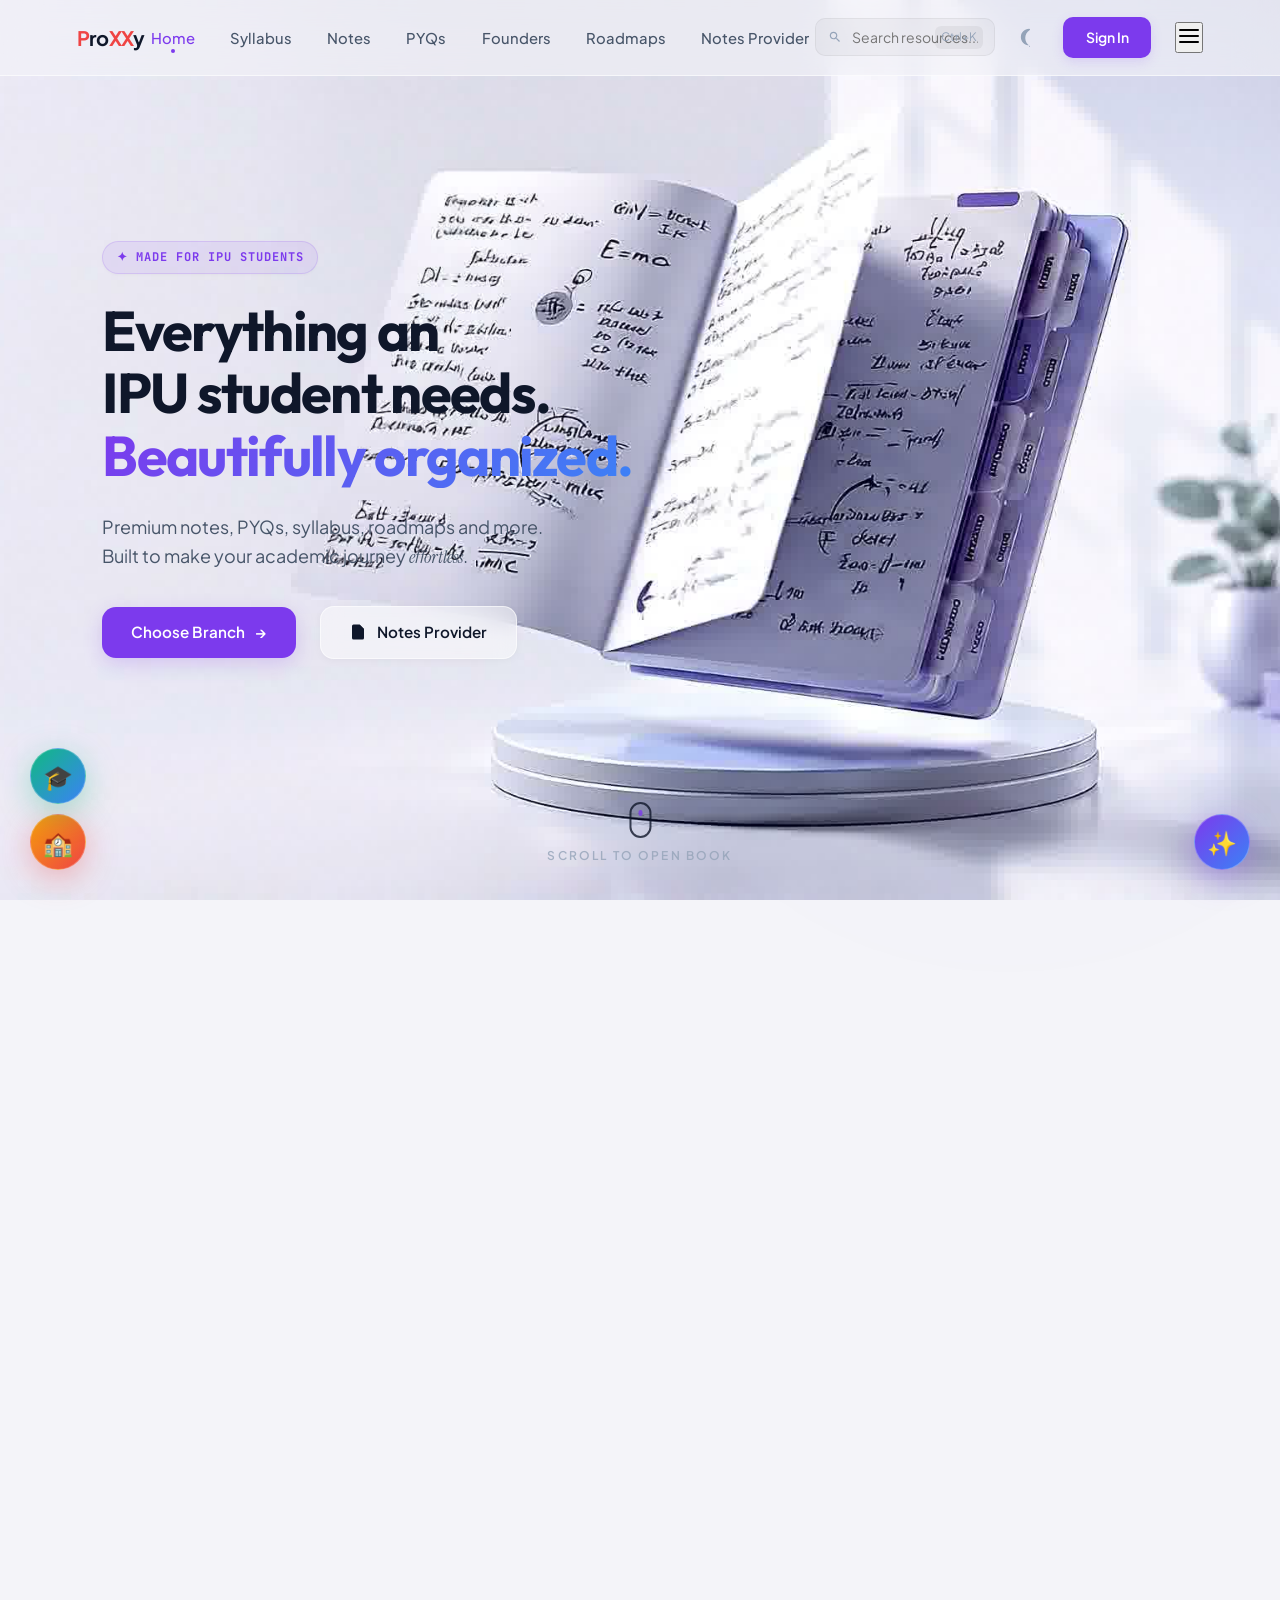
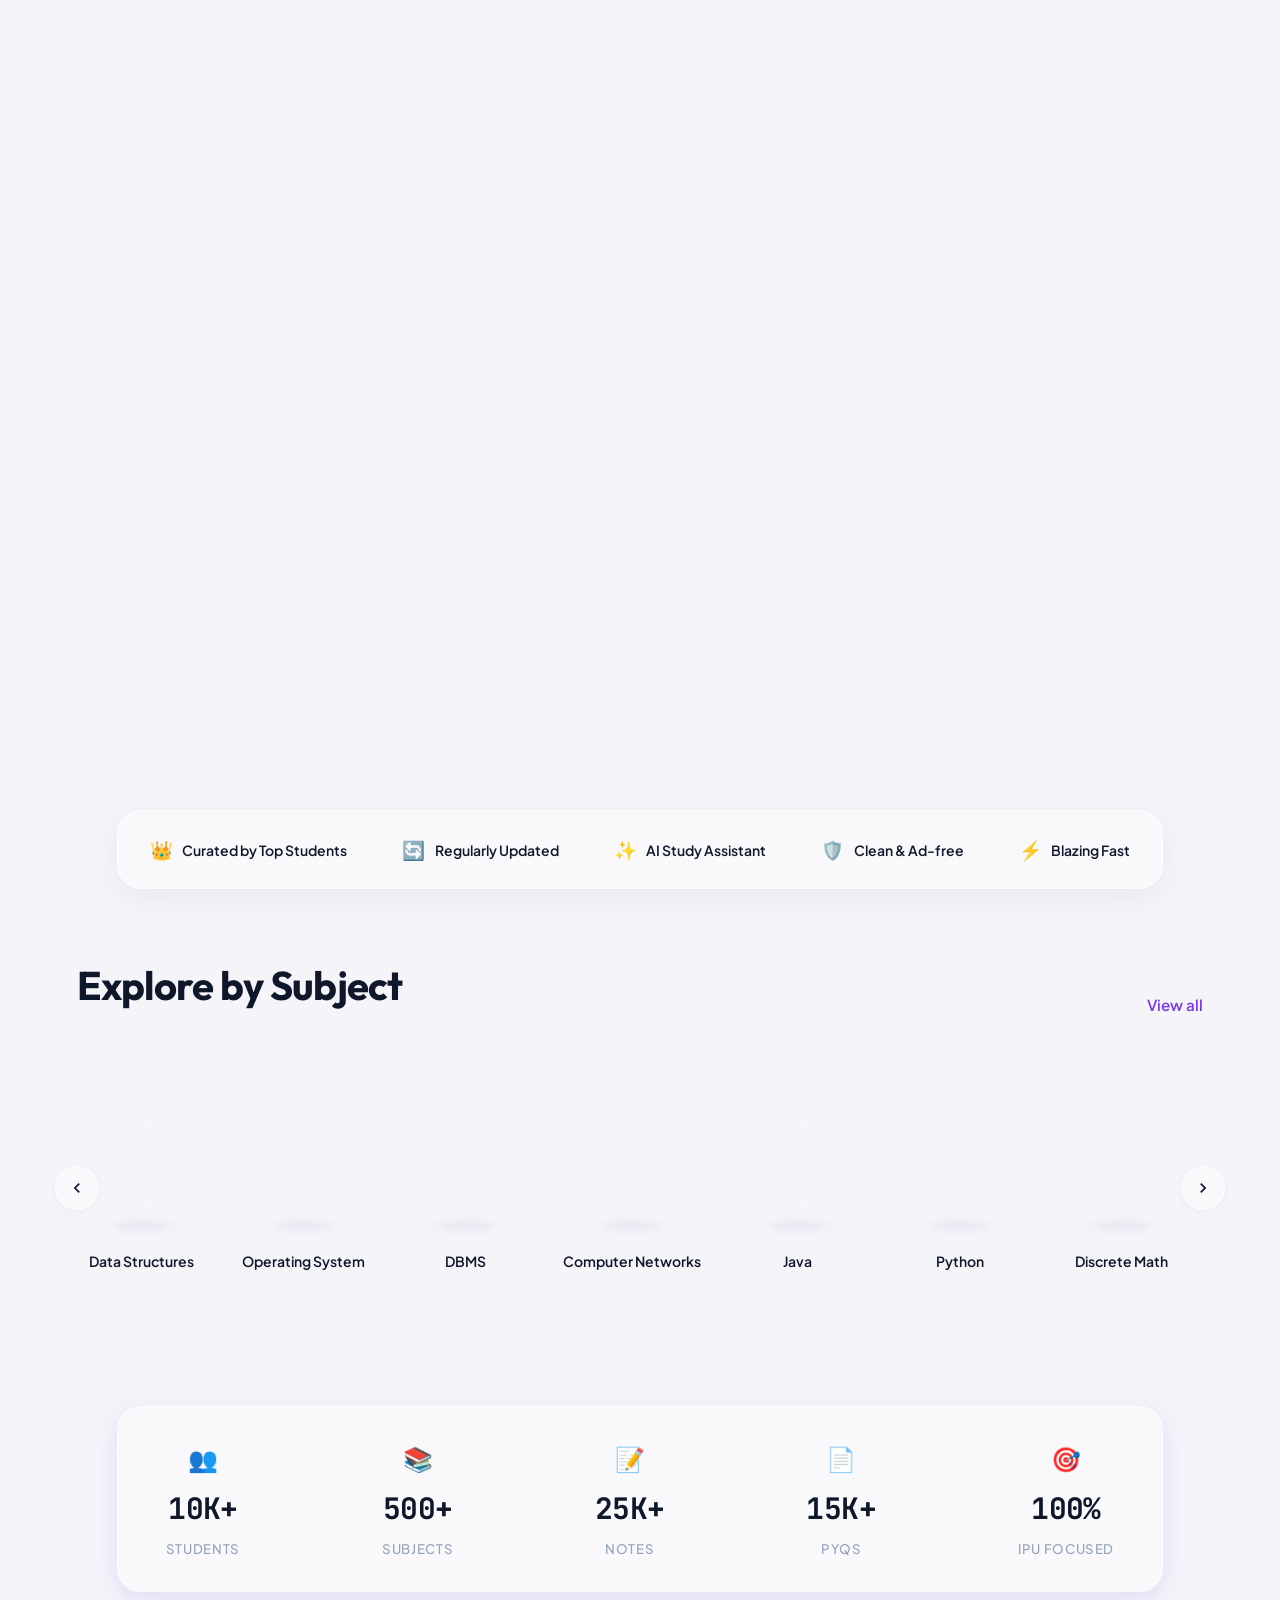
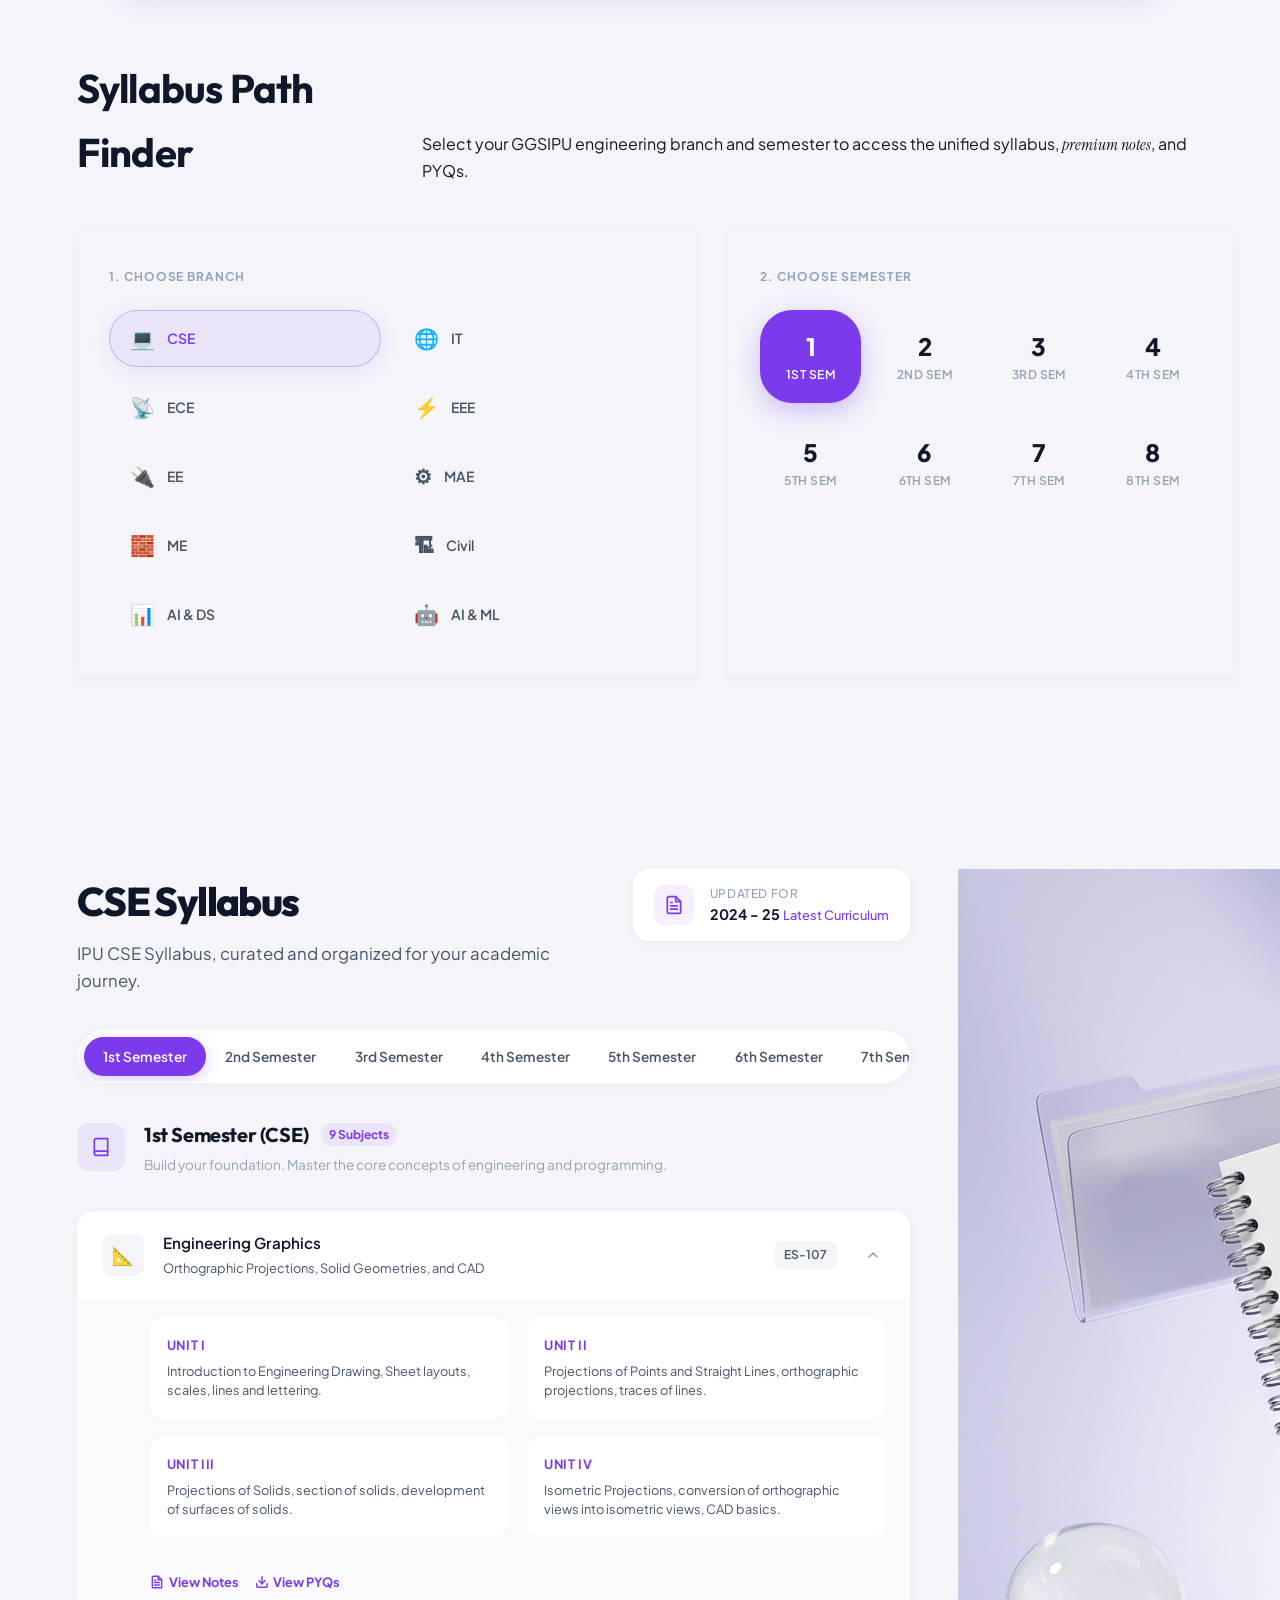
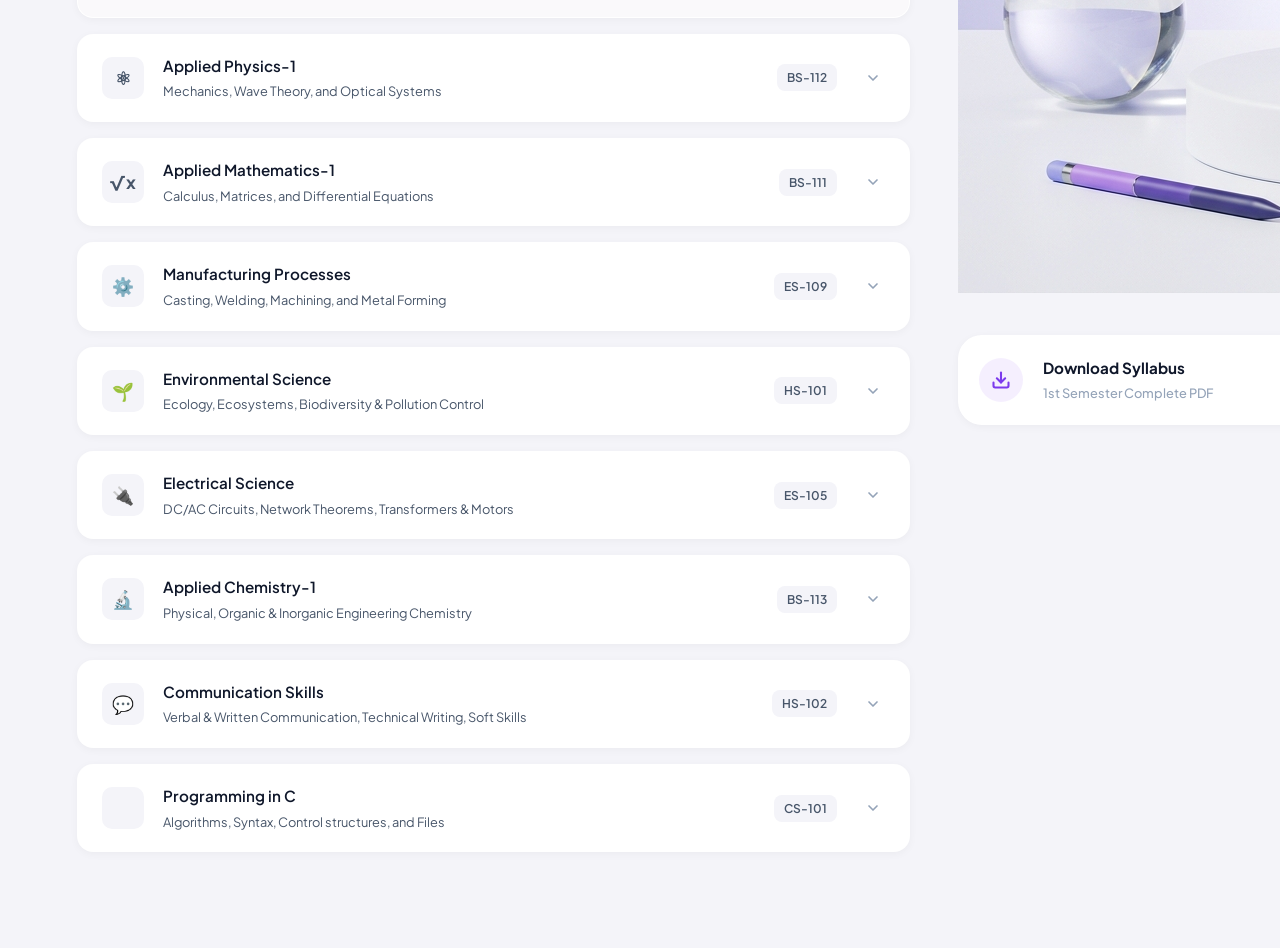
<file: index.html>
<!DOCTYPE html>
<html lang="en">
<head>
  <meta charset="UTF-8">
  <script>
    (function() {
      const theme = localStorage.getItem('theme') || 'dark';
      if (theme === 'dark') {
        document.documentElement.className = 'dark-theme';
        document.addEventListener('DOMContentLoaded', () => {
          document.body.classList.remove('light-mode');
          document.body.classList.add('dark-mode');
        });
      } else {
        document.documentElement.className = 'light-theme';
        document.addEventListener('DOMContentLoaded', () => {
          document.body.classList.add('light-mode');
          document.body.classList.remove('dark-mode');
        });
      }
    })();
  </script>
  <meta name="viewport" content="width=device-width, initial-scale=1.0">
  <title>Proxy — Everything an IPU student needs</title>
  <meta name="description" content="Premium notes, PYQs, syllabus, roadmaps and more for IPU students. Beautifully organized.">
  <link rel="stylesheet" href="css/design-system.css?v=3">
  <style>
    /* Hide mobile menu overlay on desktop viewports */
    @media (min-width: 769px) {
      .mobile-menu-overlay {
        display: none !important;
      }
    }

      /* ── Home-specific: Scroll Pinning ── */
    .pin-container {
      height: 450vh;
      position: relative;
      width: 100%;
    }

    .sticky-wrapper {
      position: sticky;
      top: 0;
      height: 100vh;
      width: 100%;
      overflow: hidden;
    }

    .canvas-container {
      position: absolute;
      top: 0;
      left: 0;
      width: 100%;
      height: 100vh;
      z-index: 1;
      pointer-events: none;
    }

    /* Mobile responsive overrides for Home hero section */
    @media (max-width: 768px) {
      .hero-section {
        display: flex;
        flex-direction: column;
        justify-content: flex-start;
        align-items: center;
        text-align: center;
        padding: 0;
        height: 100%;
      }
      .hero-content {
        display: flex;
        flex-direction: column;
        align-items: center;
        text-align: center;
        max-width: 100%;
        height: 100%;
        box-sizing: border-box;
        padding: 7vh 1.5rem 5vh;
        gap: 1rem;
      }
      .hero-badge {
        align-self: center;
      }
      .hero-title {
        font-size: 2rem;
        line-height: 1.25;
        margin-bottom: auto;
      }
      .hero-desc {
        font-size: 0.85rem;
        line-height: 1.5;
      }
      .hero-actions {
        align-items: center;
        width: 100%;
        justify-content: center;
      }
      .canvas-container {
        opacity: 1; /* Fully visible on mobile */
      }
    }

    canvas {
      display: block;
      width: 100vw;
      height: 100vh;
      object-fit: cover;
      transition: opacity 0.15s ease-out;
    }

    /* Hero Section */
    .hero-section {
      position: relative;
      width: 100%;
      max-width: 1400px;
      height: 100%;
      margin: 0 auto;
      display: flex;
      align-items: center;
      padding: 0 8%;
      z-index: 5;
    }

    .hero-content {
      max-width: 580px;
      display: flex;
      flex-direction: column;
      gap: 1.6rem;
      transition: opacity 0.2s ease-out;
    }

    .hero-badge {
      align-self: flex-start;
      background: var(--accent-soft);
      border: 1px solid rgba(124, 58, 237, 0.15);
      color: var(--accent);
      font-size: var(--font-size-xs);
      font-weight: 700;
      letter-spacing: 0.08em;
      padding: 6px 14px;
      border-radius: var(--border-radius-full);
      text-transform: uppercase;
      box-shadow: var(--shadow-xs);
    }

    .hero-title {
      font-size: var(--font-size-5xl);
      line-height: 1.12;
      font-weight: 700;
      color: var(--text-primary);
      letter-spacing: -0.03em;
    }

    .gradient-text {
      background: var(--accent-gradient);
      -webkit-background-clip: text;
      -webkit-text-fill-color: transparent;
      background-clip: text;
      display: block;
    }

    .hero-desc {
      font-size: var(--font-size-lg);
      line-height: 1.6;
      color: var(--text-secondary);
      font-weight: 400;
    }

    .hero-actions {
      display: flex;
      align-items: center;
      gap: 1.5rem;
      margin-top: var(--space-sm);
    }

    /* Scrollable content below the pin */
    .scrollable-content {
      position: relative;
      z-index: 10;
      width: 100%;
      background: var(--bg-primary);
      padding-bottom: var(--space-4xl);
    }

    .feature-bar-wrapper {
      width: 100%;
      max-width: 1200px;
      margin: -2.5rem auto 4rem;
      padding: 0 6%;
    }

    .subjects-wrapper {
      margin-top: var(--space-md);
    }

    .stats-wrapper {
      width: 100%;
      max-width: 1200px;
      margin: var(--space-4xl) auto 0;
      padding: 0 6%;
    }

    /* Mobile overrides */
    @media (max-width: 768px) {
      .feature-bar-wrapper {
        margin: 1rem auto 2.5rem;
        padding: 0 1.25rem;
      }

      .stats-wrapper {
        padding: 0 1.25rem;
      }
    }
  </style>
</head>
<body>

  <script>
    (function() {
      const isReload = (
        window.performance &&
        window.performance.getEntriesByType &&
        window.performance.getEntriesByType('navigation')[0] &&
        window.performance.getEntriesByType('navigation')[0].type === 'reload'
      ) || (
        window.performance &&
        window.performance.navigation &&
        window.performance.navigation.type === 1
      );
      if (sessionStorage.getItem('site_loaded') && !isReload) {
        document.write('<style>#loadingOverlay { display: none !important; }</style>');
      }
    })();
  </script>

  <!-- Loading Screen -->
  <div class="loading-overlay" id="loadingOverlay">
    <div class="loading-card">
      <div class="loader-ring">
        <svg class="loader-ring-svg" viewBox="0 0 80 80">
          <circle class="loader-circle-bg" cx="40" cy="40" r="36" />
          <circle class="loader-circle-progress" id="loaderCircleProgress" cx="40" cy="40" r="36" />
        </svg>
        <span class="loader-percentage" id="loaderPercentage">0%</span>
      </div>
      <span class="loader-text">Loading Proxy</span>
    </div>
  </div>

  <!-- Sticky/Pin Container for Hero + Book Animation -->
  <div class="pin-container" id="pinContainer">
    <div class="sticky-wrapper">
      <div class="canvas-container">
        <canvas id="scrollCanvas"></canvas>
      </div>
      <section class="hero-section">
        <div class="hero-content" id="heroContent">
          <span class="hero-badge font-mono-tech">✦ Made for IPU Students</span>
          <h1 class="hero-title">
            Everything an<br>
            IPU student needs.<br>
            <span class="gradient-text">Beautifully organized.</span>
          </h1>
          <p class="hero-desc">
            Premium notes, PYQs, syllabus, roadmaps and more.<br>
            Built to make your academic journey <span class="font-serif-italic">effortless</span>.
          </p>
          <div class="hero-actions">
            <a href="#branch-select-section" class="btn btn--primary">Choose Branch <span class="arrow">→</span></a>
            <a href="/pages/notes-provider.html" class="btn btn--secondary">
              <svg viewBox="0 0 24 24" width="18" height="18"><path d="M14 2H6a2 2 0 0 0-2 2v16a2 2 0 0 0 2 2h12a2 2 0 0 0 2-2V8z"/><polyline points="14 2 14 8 20 8"/><line x1="12" y1="18" x2="12" y2="12"/><line x1="9" y1="15" x2="15" y2="15"/></svg>
              Notes Provider
            </a>
          </div>
        </div>
      </section>
    </div>
  </div>

  <!-- Scrollable Content Below -->
  <div class="scrollable-content">
    
    <!-- Feature Badges Bar -->
    <div class="feature-bar-wrapper">
      <div class="feature-bar">
        <div class="feature-item"><span class="feature-icon">👑</span><span>Curated by Top Students</span></div>
        <div class="feature-item"><span class="feature-icon">🔄</span><span>Regularly Updated</span></div>
        <div class="feature-item"><span class="feature-icon">✨</span><span>AI Study Assistant</span></div>
        <div class="feature-item"><span class="feature-icon">🛡️</span><span>Clean & Ad-free</span></div>
        <div class="feature-item"><span class="feature-icon">⚡</span><span>Blazing Fast</span></div>
      </div>
    </div>

    <!-- Explore by Subject -->
    <section class="section-container subjects-wrapper" id="subjects">
      <div class="section-header">
        <h2>Explore by Subject</h2>
        <a href="#" class="view-all">View all</a>
      </div>

      <div class="carousel-outer">
        <button class="carousel-btn carousel-btn--prev" id="prevBtn">
          <svg viewBox="0 0 24 24"><path d="M15.41 7.41L14 6l-6 6 6 6 1.41-1.41L10.83 12z"/></svg>
        </button>

        <div class="carousel-track" id="subjectCarousel">

          <!-- Data Structures -->
          <div class="cube-wrapper">
            <div class="cube-scene">
              <div class="cube-face cube-face--front">
                <svg viewBox="0 0 24 24"><path d="M12 2L2 7l10 5 10-5-10-5zM2 17l10 5 10-5M2 12l10 5 10-5"/></svg>
              </div>
              <div class="cube-face cube-face--back"></div>
              <div class="cube-face cube-face--left"></div>
              <div class="cube-face cube-face--right"></div>
              <div class="cube-face cube-face--top"></div>
              <div class="cube-face cube-face--bottom"></div>
            </div>
            <div class="cube-shadow"></div>
            <span class="cube-label">Data Structures</span>
          </div>

          <!-- Operating System -->
          <div class="cube-wrapper">
            <div class="cube-scene">
              <div class="cube-face cube-face--front">
                <svg viewBox="0 0 24 24"><rect x="2" y="3" width="20" height="14" rx="2" ry="2"/><line x1="8" y1="21" x2="16" y2="21"/><line x1="12" y1="17" x2="12" y2="21"/></svg>
              </div>
              <div class="cube-face cube-face--back"></div>
              <div class="cube-face cube-face--left"></div>
              <div class="cube-face cube-face--right"></div>
              <div class="cube-face cube-face--top"></div>
              <div class="cube-face cube-face--bottom"></div>
            </div>
            <div class="cube-shadow"></div>
            <span class="cube-label">Operating System</span>
          </div>

          <!-- DBMS -->
          <div class="cube-wrapper">
            <div class="cube-scene">
              <div class="cube-face cube-face--front">
                <svg viewBox="0 0 24 24"><ellipse cx="12" cy="5" rx="9" ry="3"/><path d="M3 5v14c0 1.66 4 3 9 3s9-1.34 9-3V5"/><path d="M3 12c0 1.66 4 3 9 3s9-1.34 9-3"/></svg>
              </div>
              <div class="cube-face cube-face--back"></div>
              <div class="cube-face cube-face--left"></div>
              <div class="cube-face cube-face--right"></div>
              <div class="cube-face cube-face--top"></div>
              <div class="cube-face cube-face--bottom"></div>
            </div>
            <div class="cube-shadow"></div>
            <span class="cube-label">DBMS</span>
          </div>

          <!-- Computer Networks -->
          <div class="cube-wrapper">
            <div class="cube-scene">
              <div class="cube-face cube-face--front">
                <svg viewBox="0 0 24 24"><circle cx="18" cy="5" r="3"/><circle cx="6" cy="12" r="3"/><circle cx="18" cy="19" r="3"/><line x1="8.59" y1="13.51" x2="15.42" y2="17.49"/><line x1="15.41" y1="6.51" x2="8.59" y2="10.49"/></svg>
              </div>
              <div class="cube-face cube-face--back"></div>
              <div class="cube-face cube-face--left"></div>
              <div class="cube-face cube-face--right"></div>
              <div class="cube-face cube-face--top"></div>
              <div class="cube-face cube-face--bottom"></div>
            </div>
            <div class="cube-shadow"></div>
            <span class="cube-label">Computer Networks</span>
          </div>

          <!-- Java -->
          <div class="cube-wrapper">
            <div class="cube-scene">
              <div class="cube-face cube-face--front">
                <svg viewBox="0 0 24 24"><path d="M18 8h1a4 4 0 0 1 0 8h-1"/><path d="M2 8h16v9a4 4 0 0 1-4 4H6a4 4 0 0 1-4-4V8z"/><line x1="6" y1="1" x2="6" y2="4"/><line x1="10" y1="1" x2="10" y2="4"/><line x1="14" y1="1" x2="14" y2="4"/></svg>
              </div>
              <div class="cube-face cube-face--back"></div>
              <div class="cube-face cube-face--left"></div>
              <div class="cube-face cube-face--right"></div>
              <div class="cube-face cube-face--top"></div>
              <div class="cube-face cube-face--bottom"></div>
            </div>
            <div class="cube-shadow"></div>
            <span class="cube-label">Java</span>
          </div>

          <!-- Python -->
          <div class="cube-wrapper">
            <div class="cube-scene">
              <div class="cube-face cube-face--front">
                <svg viewBox="0 0 24 24"><path d="M12 2H9a3 3 0 0 0-3 3v3h6a3 3 0 0 1 3 3v6a3 3 0 0 0 3-3V9a7 7 0 0 0-7-7z"/><path d="M12 22h3a3 3 0 0 0 3-3v-3h-6a3 3 0 0 1-3-3V7a3 3 0 0 0-3 3v10a7 7 0 0 0 7 7z"/></svg>
              </div>
              <div class="cube-face cube-face--back"></div>
              <div class="cube-face cube-face--left"></div>
              <div class="cube-face cube-face--right"></div>
              <div class="cube-face cube-face--top"></div>
              <div class="cube-face cube-face--bottom"></div>
            </div>
            <div class="cube-shadow"></div>
            <span class="cube-label">Python</span>
          </div>

          <!-- Discrete Math -->
          <div class="cube-wrapper">
            <div class="cube-scene">
              <div class="cube-face cube-face--front">
                <svg viewBox="0 0 24 24"><path d="M18 4H6l6 8-6 8h12"/></svg>
              </div>
              <div class="cube-face cube-face--back"></div>
              <div class="cube-face cube-face--left"></div>
              <div class="cube-face cube-face--right"></div>
              <div class="cube-face cube-face--top"></div>
              <div class="cube-face cube-face--bottom"></div>
            </div>
            <div class="cube-shadow"></div>
            <span class="cube-label">Discrete Math</span>
          </div>

          <!-- and more... -->
          <div class="cube-wrapper">
            <div class="cube-scene">
              <div class="cube-face cube-face--front">
                <svg viewBox="0 0 24 24"><circle cx="12" cy="12" r="1"/><circle cx="19" cy="12" r="1"/><circle cx="5" cy="12" r="1"/></svg>
              </div>
              <div class="cube-face cube-face--back"></div>
              <div class="cube-face cube-face--left"></div>
              <div class="cube-face cube-face--right"></div>
              <div class="cube-face cube-face--top"></div>
              <div class="cube-face cube-face--bottom"></div>
            </div>
            <div class="cube-shadow"></div>
            <span class="cube-label">and more...</span>
          </div>
        </div>

        <button class="carousel-btn carousel-btn--next" id="nextBtn">
          <svg viewBox="0 0 24 24"><path d="M10 6L8.59 7.41 13.17 12l-4.58 4.59L10 18l6-6z"/></svg>
        </button>
      </div>
    </section>

    <!-- Stats Bar -->
    <div class="stats-wrapper">
      <div class="stats-bar">
        <div class="stat-item"><span class="stat-badge">👥</span><span class="stat-val font-mono-tech">10K+</span><span class="stat-lbl">Students</span></div>
        <div class="stat-item"><span class="stat-badge">📚</span><span class="stat-val font-mono-tech">500+</span><span class="stat-lbl">Subjects</span></div>
        <div class="stat-item"><span class="stat-badge">📝</span><span class="stat-val font-mono-tech">25K+</span><span class="stat-lbl">Notes</span></div>
        <div class="stat-item"><span class="stat-badge">📄</span><span class="stat-val font-mono-tech">15K+</span><span class="stat-lbl">PYQs</span></div>
        <div class="stat-item"><span class="stat-badge">🎯</span><span class="stat-val font-mono-tech">100%</span><span class="stat-lbl">IPU Focused</span></div>
      </div>
    </div>

    <!-- Branch Selection Section -->
    <section class="section-container branch-selection-section" id="branch-select-section">
      <div class="section-header">
        <h2>Syllabus Path Finder</h2>
        <p>Select your GGSIPU engineering branch and semester to access the unified syllabus, <span class="font-serif-italic">premium notes</span>, and PYQs.</p>
      </div>
      
      <div class="path-finder-container">
        <!-- Branch Selection Panel -->
        <div class="finder-panel branch-panel">
          <span class="panel-label">1. Choose Branch</span>
          <div class="branches-grid">
            <button class="branch-pill active" data-branch="CSE">
              <span class="branch-pill-icon">💻</span>
              <span class="branch-pill-text">CSE</span>
            </button>
            <button class="branch-pill" data-branch="IT">
              <span class="branch-pill-icon">🌐</span>
              <span class="branch-pill-text">IT</span>
            </button>
            <button class="branch-pill" data-branch="ECE">
              <span class="branch-pill-icon">📡</span>
              <span class="branch-pill-text">ECE</span>
            </button>
            <button class="branch-pill" data-branch="EEE">
              <span class="branch-pill-icon">⚡</span>
              <span class="branch-pill-text">EEE</span>
            </button>
            <button class="branch-pill" data-branch="EE">
              <span class="branch-pill-icon">🔌</span>
              <span class="branch-pill-text">EE</span>
            </button>
            <button class="branch-pill" data-branch="MAE">
              <span class="branch-pill-icon">⚙</span>
              <span class="branch-pill-text">MAE</span>
            </button>
            <button class="branch-pill" data-branch="ME">
              <span class="branch-pill-icon">🧱</span>
              <span class="branch-pill-text">ME</span>
            </button>
            <button class="branch-pill" data-branch="CE">
              <span class="branch-pill-icon">🏗</span>
              <span class="branch-pill-text">Civil</span>
            </button>
            <button class="branch-pill" data-branch="AIDS">
              <span class="branch-pill-icon">📊</span>
              <span class="branch-pill-text">AI & DS</span>
            </button>
            <button class="branch-pill" data-branch="AIML">
              <span class="branch-pill-icon">🤖</span>
              <span class="branch-pill-text">AI & ML</span>
            </button>
          </div>
        </div>

        <!-- Semester Selection Panel -->
        <div class="finder-panel semester-panel">
          <span class="panel-label">2. Choose Semester</span>
          <div class="semesters-grid">
            <button class="sem-card-btn" data-sem="1">
              <span class="sem-num">1</span>
              <span class="sem-text">1st Sem</span>
            </button>
            <button class="sem-card-btn" data-sem="2">
              <span class="sem-num">2</span>
              <span class="sem-text">2nd Sem</span>
            </button>
            <button class="sem-card-btn" data-sem="3">
              <span class="sem-num">3</span>
              <span class="sem-text">3rd Sem</span>
            </button>
            <button class="sem-card-btn" data-sem="4">
              <span class="sem-num">4</span>
              <span class="sem-text">4th Sem</span>
            </button>
            <button class="sem-card-btn" data-sem="5">
              <span class="sem-num">5</span>
              <span class="sem-text">5th Sem</span>
            </button>
            <button class="sem-card-btn" data-sem="6">
              <span class="sem-num">6</span>
              <span class="sem-text">6th Sem</span>
            </button>
            <button class="sem-card-btn" data-sem="7">
              <span class="sem-num">7</span>
              <span class="sem-text">7th Sem</span>
            </button>
            <button class="sem-card-btn" data-sem="8">
              <span class="sem-num">8</span>
              <span class="sem-text">8th Sem</span>
            </button>
          </div>
        </div>
      </div>
    </section>

    <!-- Syllabus Dashboard Section -->
    <section class="section-container syllabus-section-wrapper" id="syllabus-section">
      <div class="syllabus-layout-dashboard">
        
        <!-- Left Side: Syllabus Accordions -->
        <div class="explorer-column">
          
          <div class="explorer-header">
            <div class="header-titles">
              <h1>Syllabus</h1>
              <p>IPU CSE Syllabus, curated and organized for your academic journey.</p>
            </div>
            
            <div class="update-alert-card">
              <div class="update-icon">
                <svg width="20" height="20" viewBox="0 0 24 24" fill="none" stroke="currentColor" stroke-width="2" stroke-linecap="round" stroke-linejoin="round"><path d="M14 2H6a2 2 0 0 0-2 2v16a2 2 0 0 0 2 2h12a2 2 0 0 0 2-2V8z"></path><polyline points="14 2 14 8 20 8"></polyline><line x1="16" y1="13" x2="8" y2="13"></line><line x1="16" y1="17" x2="8" y2="17"></line><polyline points="10 9 9 9 8 9"></polyline></svg>
              </div>
              <div class="update-info">
                <span class="update-label">Updated for</span>
                <span class="update-value">2024 - 25 <span style="font-weight: 500; font-size: 0.8rem; color: var(--accent);">Latest Curriculum</span></span>
              </div>
            </div>
          </div>

          <!-- Semester pill tabs bar -->
          <div class="semester-tabs-container" id="semesterSelector">
            <button class="sem-pill-btn active" data-sem="1">1st Semester</button>
            <button class="sem-pill-btn" data-sem="2">2nd Semester</button>
            <button class="sem-pill-btn" data-sem="3">3rd Semester</button>
            <button class="sem-pill-btn" data-sem="4">4th Semester</button>
            <button class="sem-pill-btn" data-sem="5">5th Semester</button>
            <button class="sem-pill-btn" data-sem="6">6th Semester</button>
            <button class="sem-pill-btn" data-sem="7">7th Semester</button>
            <button class="sem-pill-btn" data-sem="8">8th Semester</button>
          </div>

          <!-- Active semester header banner -->
          <div class="active-sem-banner">
            <div class="sem-banner-icon">
              <svg width="20" height="20" viewBox="0 0 24 24" fill="none" stroke="currentColor" stroke-width="2" stroke-linecap="round" stroke-linejoin="round"><path d="M4 19.5A2.5 2.5 0 0 1 6.5 17H20"></path><path d="M6.5 2H20v20H6.5A2.5 2.5 0 0 1 4 19.5v-15A2.5 2.5 0 0 1 6.5 2z"></path></svg>
            </div>
            <div class="sem-banner-info">
              <div class="sem-title-row">
                <h2 id="currentSemName">1st Semester</h2>
                <span class="subjects-count-badge" id="currentSubjectsCount">6 Subjects</span>
              </div>
              <p id="currentSemDesc">Build your foundation. Master the basics.</p>
            </div>
          </div>

          <!-- Subjects accordion rows container -->
          <div class="subject-list" id="subjectAccordions">
            <!-- Programmatically injected -->
          </div>

        </div>

        <!-- Right Side: Showcase Preview -->
        <div class="preview-column">
          
          <div class="showcase-scene-container">
            <img src="images/syllabus_3d_notebook.png" alt="Proxy 3D Notebook" class="syllabus-3d-image">
          </div>

          <!-- Download syllabus document card link -->
          <a href="#" class="download-section-card" id="pdfDownloadLink">
            <div class="download-btn-circle">
              <svg width="20" height="20" viewBox="0 0 24 24" fill="none" stroke="currentColor" stroke-width="2.5" stroke-linecap="round" stroke-linejoin="round"><path d="M21 15v4a2 2 0 0 1-2 2H5a2 2 0 0 1-2-2v-4"></path><polyline points="7 10 12 15 17 10"></polyline><line x1="12" y1="15" x2="12" y2="3"></line></svg>
            </div>
            <div class="download-card-info">
              <span class="download-card-title">Download Syllabus</span>
              <span class="download-card-sub" id="pdfDownloadSubtext">1st Semester Complete PDF</span>
            </div>
            <span class="download-card-icon">
              <svg width="20" height="20" viewBox="0 0 24 24" fill="none" stroke="currentColor" stroke-width="2.5" stroke-linecap="round" stroke-linejoin="round"><polyline points="9 18 15 12 9 6"></polyline></svg>
            </span>
          </a>

        </div>

      </div>
    </section>
  </div>

  <!-- Scroll Indicator -->
  <div class="scroll-indicator" id="scrollIndicator">
    <div class="mouse"><div class="wheel"></div></div>
    <span class="scroll-text">Scroll to open book</span>
  </div>

  <!-- Scripts -->
  <script src="js/shared.js?v=5"></script>
  <script src="js/cube-engine.js"></script>
  <script src="js/syllabus-engine.js"></script>
  <script>
    // ── Inject shared components ──
    ProxyUI.injectNavbar('Home');
    ProxyUI.injectBackgroundGlows();

    // ── Frame Sequence Animation ──
    const frameCount = 240;
    const images = [];
    const canvas = document.getElementById('scrollCanvas');
    const ctx = canvas.getContext('2d');
    
    const sequenceState = {
      targetFrame: 0,
      currentFrame: 0,
      lerpFactor: 0.08
    };

    const getFrameUrl = (index) => {
      return `frames/ezgif-frame-${index.toString().padStart(3, '0')}.jpg`;
    };

    const loadingOverlay = document.getElementById('loadingOverlay');
    const loaderPercentage = document.getElementById('loaderPercentage');
    const loaderCircleProgress = document.getElementById('loaderCircleProgress');
    const scrollIndicator = document.getElementById('scrollIndicator');

    let loadedCount = 0;

    function preloadImages() {
      return new Promise((resolve) => {
        for (let i = 1; i <= frameCount; i++) {
          const img = new Image();
          img.src = getFrameUrl(i);
          img.onload = img.onerror = () => {
            loadedCount++;
            const pct = Math.round((loadedCount / frameCount) * 100);
            loaderPercentage.textContent = `${pct}%`;
            const circ = 2 * Math.PI * 36;
            loaderCircleProgress.style.strokeDashoffset = circ - (pct / 100) * circ;
            if (loadedCount === frameCount) resolve();
          };
          images.push(img);
        }
      });
    }

    function resizeCanvas() {
      const dpr = window.devicePixelRatio || 1;
      canvas.width = window.innerWidth * dpr;
      canvas.height = window.innerHeight * dpr;
      ctx.scale(dpr, dpr);
      drawFrame(sequenceState.currentFrame);
    }

    function drawFrame(frameIndex) {
      const index = Math.min(frameCount - 1, Math.max(0, Math.floor(frameIndex)));
      const img = images[index];
      if (!img || !img.complete) return;

      const w = window.innerWidth, h = window.innerHeight;
      ctx.clearRect(0, 0, w, h);

      const imgR = img.width / img.height, canR = w / h;
      let dw, dh, dx, dy;
      
      // On mobile viewports (width <= 768px), force the image to fit the width (no cropping/zoom-in)
      const forceFitWidth = w <= 768;

      if (canR > imgR || forceFitWidth) { 
        dw = w; 
        dh = w / imgR; 
        dx = 0; 
        dy = (h - dh) / 2; 
      } else { 
        dw = h * imgR; 
        dh = h; 
        dx = (w - dw) * 0.82; 
        dy = 0; 
      }
      ctx.drawImage(img, dx, dy, dw, dh);
    }

    function renderLoop() {
      const diff = sequenceState.targetFrame - sequenceState.currentFrame;
      if (Math.abs(diff) < 0.001) sequenceState.currentFrame = sequenceState.targetFrame;
      else sequenceState.currentFrame += diff * sequenceState.lerpFactor;
      drawFrame(sequenceState.currentFrame);
      requestAnimationFrame(renderLoop);
    }

    window.addEventListener('scroll', () => {
      const scrollTop = window.scrollY;
      const pinContainer = document.getElementById('pinContainer');
      const scrollRange = pinContainer.offsetHeight - window.innerHeight;

      if (scrollRange > 0) {
        const fraction = Math.min(1, Math.max(0, scrollTop / scrollRange));
        const animFraction = Math.min(1, fraction / 0.85);
        sequenceState.targetFrame = animFraction * (frameCount - 1);

        if (fraction > 0.85) {
          const fade = Math.max(0, 1 - (fraction - 0.85) / 0.15);
          document.getElementById('heroContent').style.opacity = fade;
          canvas.style.opacity = fade;
        } else {
          document.getElementById('heroContent').style.opacity = 1;
          canvas.style.opacity = 1;
        }
      }

      scrollIndicator.classList.toggle('visible', scrollTop <= 50);
    });

    // Reset scroll on pageshow to prevent back button loops, unless returning from syllabus via scroll-up
    window.addEventListener('pageshow', () => {
      const urlParams = new URLSearchParams(window.location.search);
      if (urlParams.get('scroll') !== 'bottom') {
        window.scrollTo(0, 0);
      }
    });

    // ── Init ──
    async function init() {
      // If user prefers reduced motion, skip the canvas animation entirely
      const reducedMotion = window.matchMedia('(prefers-reduced-motion: reduce)').matches;

      await preloadImages();
      window.addEventListener('resize', resizeCanvas);
      resizeCanvas();
      drawFrame(0);

      // Setup cubes + carousel
      ProxyUI.setupCarousel('subjectCarousel', 'prevBtn', 'nextBtn');

      // Scroll to bottom if scroll=bottom query parameter is set
      const urlParams = new URLSearchParams(window.location.search);
      if (urlParams.get('scroll') === 'bottom') {
        setTimeout(() => {
          window.scrollTo(0, document.documentElement.scrollHeight);
        }, 150);
      }

      // Fade out loader
      setTimeout(() => {
        loadingOverlay.style.opacity = '0';
        setTimeout(() => {
          loadingOverlay.style.visibility = 'hidden';
          scrollIndicator.classList.add('visible');
        }, 800);
      }, 500);

      if (!reducedMotion) {
        requestAnimationFrame(renderLoop);
      } else {
        // Draw the first frame and keep it static
        drawFrame(0);
        canvas.style.transition = 'none';
      }

      // Highlight "Syllabus" in navbar when scrolling down to syllabus section
      const observer = new IntersectionObserver((entries) => {
        entries.forEach(entry => {
          const navLinks = document.querySelectorAll('.nav-link');
          const mobileLinks = document.querySelectorAll('.mobile-menu-links a');
          if (entry.isIntersecting) {
            navLinks.forEach(link => {
              if (link.textContent.trim() === 'Syllabus') link.classList.add('active');
              else if (link.textContent.trim() === 'Home') link.classList.remove('active');
            });
            mobileLinks.forEach(link => {
              if (link.textContent.trim() === 'Syllabus') link.classList.add('active');
              else if (link.textContent.trim() === 'Home') link.classList.remove('active');
            });
          } else {
            navLinks.forEach(link => {
              if (link.textContent.trim() === 'Syllabus') link.classList.remove('active');
              else if (link.textContent.trim() === 'Home') link.classList.add('active');
            });
            mobileLinks.forEach(link => {
              if (link.textContent.trim() === 'Syllabus') link.classList.remove('active');
              else if (link.textContent.trim() === 'Home') link.classList.add('active');
            });
          }
        });
      }, { threshold: 0.15 });

      const syllabusSect = document.getElementById('syllabus-section');
      if (syllabusSect) observer.observe(syllabusSect);
    }

    window.addEventListener('DOMContentLoaded', init);
  </script>
</body>
</html>
</file>
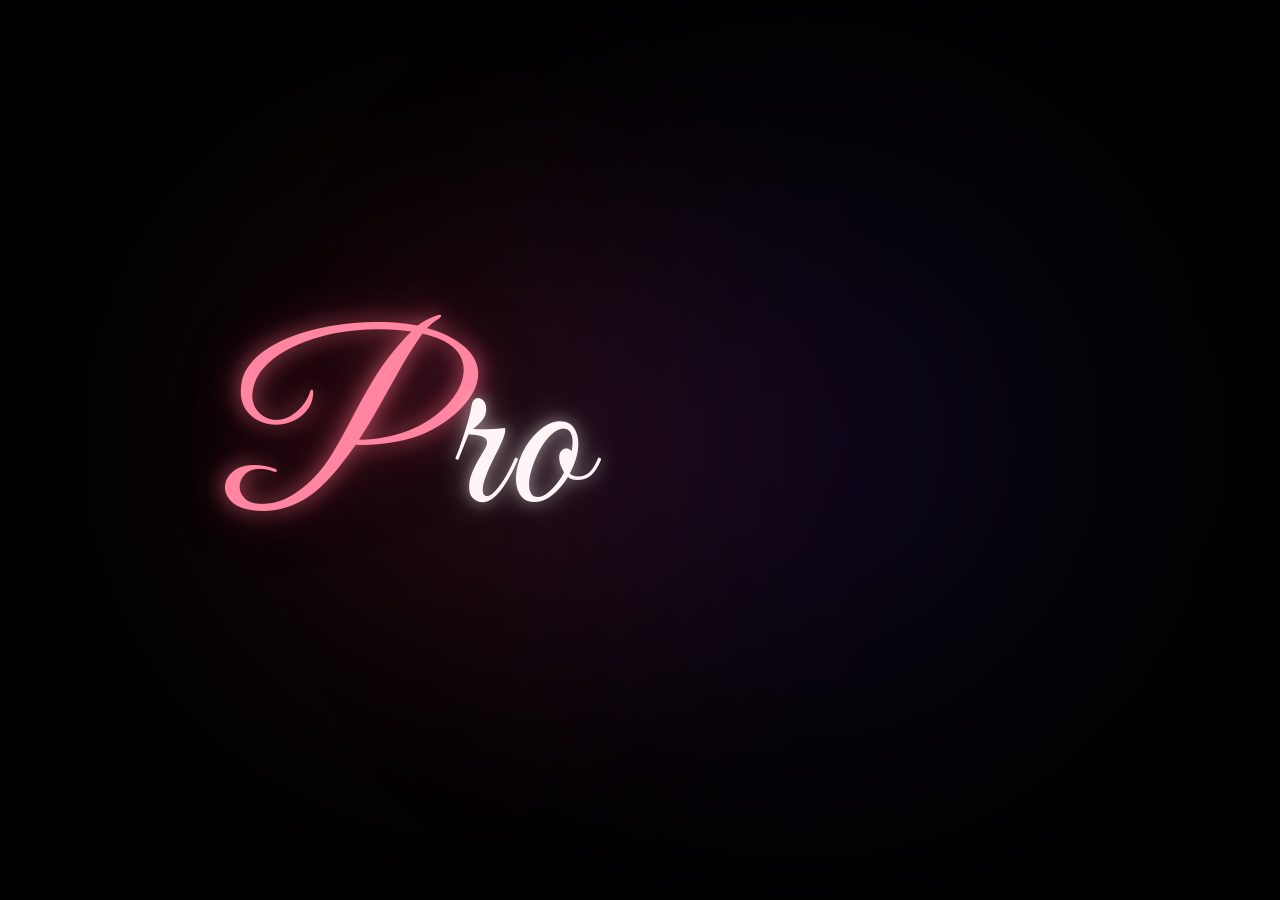
<file: pages/ai-assistant.html>
<!DOCTYPE html>
<html lang="en">
<head>
  <meta charset="UTF-8">
  <script>
    (function() {
      const theme = localStorage.getItem('theme') || 'dark';
      if (theme === 'dark') {
        document.documentElement.className = 'dark-theme';
        document.addEventListener('DOMContentLoaded', () => {
          document.body.classList.remove('light-mode');
          document.body.classList.add('dark-mode');
        });
      } else {
        document.documentElement.className = 'light-theme';
        document.addEventListener('DOMContentLoaded', () => {
          document.body.classList.add('light-mode');
          document.body.classList.remove('dark-mode');
        });
      }
    })();
  </script>
  <meta name="viewport" content="width=device-width, initial-scale=1.0">
  <title>AI Assistant — Proxy</title>
  <meta name="description" content="AI Assistant for IPU students.">
  <link rel="stylesheet" href="../css/design-system.css?v=3">
  <style>
    /* Hide mobile menu overlay on desktop viewports */
    @media (min-width: 769px) {
      .mobile-menu-overlay {
        display: none !important;
      }
    }

    .ai-layout {
      max-width: 1000px;
      margin: 0 auto;
      padding: calc(var(--navbar-height) + var(--space-xl)) 6% var(--space-2xl);
      height: 100svh;
      display: flex;
      flex-direction: column;
    }

    .ai-header {
      text-align: center;
      margin-bottom: var(--space-xl);
      flex-shrink: 0;
    }

    .ai-header h1 {
      font-size: var(--font-size-3xl);
      font-weight: 700;
      letter-spacing: -0.02em;
    }

    .ai-header p {
      color: var(--text-secondary);
      font-size: var(--font-size-sm);
    }

    .chat-container {
      flex: 1;
      background: var(--glass-bg);
      border: 1px solid var(--glass-border);
      border-radius: var(--border-radius-xl);
      backdrop-filter: blur(var(--glass-blur));
      -webkit-backdrop-filter: blur(var(--glass-blur));
      box-shadow: var(--shadow-lg);
      display: flex;
      flex-direction: column;
      overflow: hidden;
      min-height: 0;
    }

    .chat-messages {
      flex: 1;
      padding: var(--space-2xl);
      overflow-y: auto;
      display: flex;
      flex-direction: column;
      gap: var(--space-lg);
      -webkit-overflow-scrolling: touch;
    }

    .message {
      max-width: 80%;
      display: flex;
      gap: var(--space-md);
      align-items: flex-end;
    }

    .message--user {
      align-self: flex-end;
      flex-direction: row-reverse;
    }

    .message-avatar {
      width: 36px;
      height: 36px;
      border-radius: 50%;
      background: var(--glass-bg-strong);
      border: 1px solid var(--glass-border);
      display: flex;
      align-items: center;
      justify-content: center;
      flex-shrink: 0;
    }
    
    .message--ai .message-avatar {
      background: var(--accent);
      color: white;
    }

    .message-bubble {
      padding: 1rem 1.25rem;
      border-radius: 20px;
      font-size: 0.95rem;
      line-height: 1.5;
    }

    .message--ai .message-bubble {
      background: rgba(0,0,0,0.03);
      border-bottom-left-radius: 4px;
      color: var(--text-primary);
    }

    .message--user .message-bubble {
      background: var(--accent);
      color: white;
      border-bottom-right-radius: 4px;
    }

    .chat-input-area {
      padding: var(--space-lg);
      border-top: 1px solid var(--glass-border);
      background: rgba(255,255,255,0.02);
      flex-shrink: 0;
    }

    .chat-input-wrapper {
      display: flex;
      gap: var(--space-sm);
      background: var(--glass-bg-strong);
      border: 1px solid var(--glass-border);
      border-radius: 24px;
      padding: 0.5rem;
    }

    .chat-input {
      flex: 1;
      border: none;
      background: transparent;
      padding: 0.5rem 1rem;
      font-family: inherit;
      font-size: 1rem;
      color: var(--text-primary);
      outline: none;
    }

    .chat-send-btn {
      width: 40px;
      height: 40px;
      border-radius: 50%;
      border: none;
      background: var(--accent);
      color: white;
      display: flex;
      align-items: center;
      justify-content: center;
      cursor: pointer;
      transition: all 0.2s ease;
      flex-shrink: 0;
    }

    .chat-send-btn:hover {
      background: var(--accent-hover);
      transform: scale(1.05);
    }
    
    .typing-indicator {
      display: flex;
      gap: 4px;
      padding: 4px;
    }
    
    .typing-dot {
      width: 6px;
      height: 6px;
      background: var(--text-muted);
      border-radius: 50%;
      animation: typing 1.4s infinite ease-in-out both;
    }
    
    .typing-dot:nth-child(1) { animation-delay: -0.32s; }
    .typing-dot:nth-child(2) { animation-delay: -0.16s; }
    
    @keyframes typing {
      0%, 80%, 100% { transform: scale(0); }
      40% { transform: scale(1); }
    }

    /* Mobile */
    @media (max-width: 768px) {
      .ai-layout {
        padding: calc(var(--navbar-height) + 0.75rem) 1rem 1rem;
        height: 100svh;
      }

      .ai-header {
        margin-bottom: 0.75rem;
      }

      .ai-header h1 {
        font-size: var(--font-size-xl);
      }

      .ai-header p {
        font-size: 0.8rem;
      }

      .chat-messages {
        padding: 1rem;
        gap: 0.75rem;
      }

      .message {
        max-width: 90%;
      }

      .message-bubble {
        font-size: 0.9rem;
        padding: 0.75rem 1rem;
      }

      .chat-input-area {
        padding: 0.75rem;
      }

      .chat-input {
        font-size: 16px; /* Prevent iOS zoom on focus */
      }
    }
  </style>
</head>
<body class="light-mode">
  <div class="ai-layout">
    <div class="ai-header">
      <h1>AI <span class="gradient-text">Assistant</span></h1>
      <p>Ask anything about your syllabus, notes, or previous year papers.</p>
    </div>
    
    <div class="chat-container">
      <div class="chat-messages">
        
        <div class="message message--ai">
          <div class="message-avatar">✨</div>
          <div class="message-bubble">
            Hi! I'm your Proxy AI. I can help you find notes, explain complex topics from your syllabus, or solve PYQs. What do you need help with today?
          </div>
        </div>

        <div class="message message--user">
          <div class="message-avatar">U</div>
          <div class="message-bubble">
            Can you explain Banker's Algorithm from Operating Systems?
          </div>
        </div>

        <div class="message message--ai">
          <div class="message-avatar">✨</div>
          <div class="message-bubble">
            <p style="margin-bottom: 10px;">The <strong>Banker's Algorithm</strong> is a resource allocation and deadlock avoidance algorithm.</p>
            <p style="margin-bottom: 10px;">It tests for safety by simulating the allocation for predetermined maximum possible amounts of all resources, and then makes a "s-state" check to test for possible activities, before deciding whether allocation should be allowed to continue.</p>
            <a href="/pages/notes.html" style="color: var(--accent); font-weight: 600; text-decoration: none;">View Operating Systems Notes ➔</a>
          </div>
        </div>

        <div class="message message--ai">
          <div class="message-avatar">✨</div>
          <div class="message-bubble" style="padding: 1rem 1.5rem;">
            <div class="typing-indicator">
              <div class="typing-dot"></div>
              <div class="typing-dot"></div>
              <div class="typing-dot"></div>
            </div>
          </div>
        </div>

      </div>
      
      <div class="chat-input-area">
        <div class="chat-input-wrapper">
          <input type="text" class="chat-input" placeholder="Type your question here...">
          <button class="chat-send-btn">
            <svg width="18" height="18" viewBox="0 0 24 24" fill="none" stroke="currentColor" stroke-width="2" stroke-linecap="round" stroke-linejoin="round"><line x1="22" y1="2" x2="11" y2="13"></line><polygon points="22 2 15 22 11 13 2 9 22 2"></polygon></svg>
          </button>
        </div>
      </div>
    </div>
  </div>

  <script src="../js/shared.js?v=5"></script>
  <script>
    document.addEventListener('DOMContentLoaded', () => {
      ProxyUI.injectNavbar('AI Assistant');
      ProxyUI.injectBackgroundGlows();
    });
  </script>
</body>
</html>
</file>
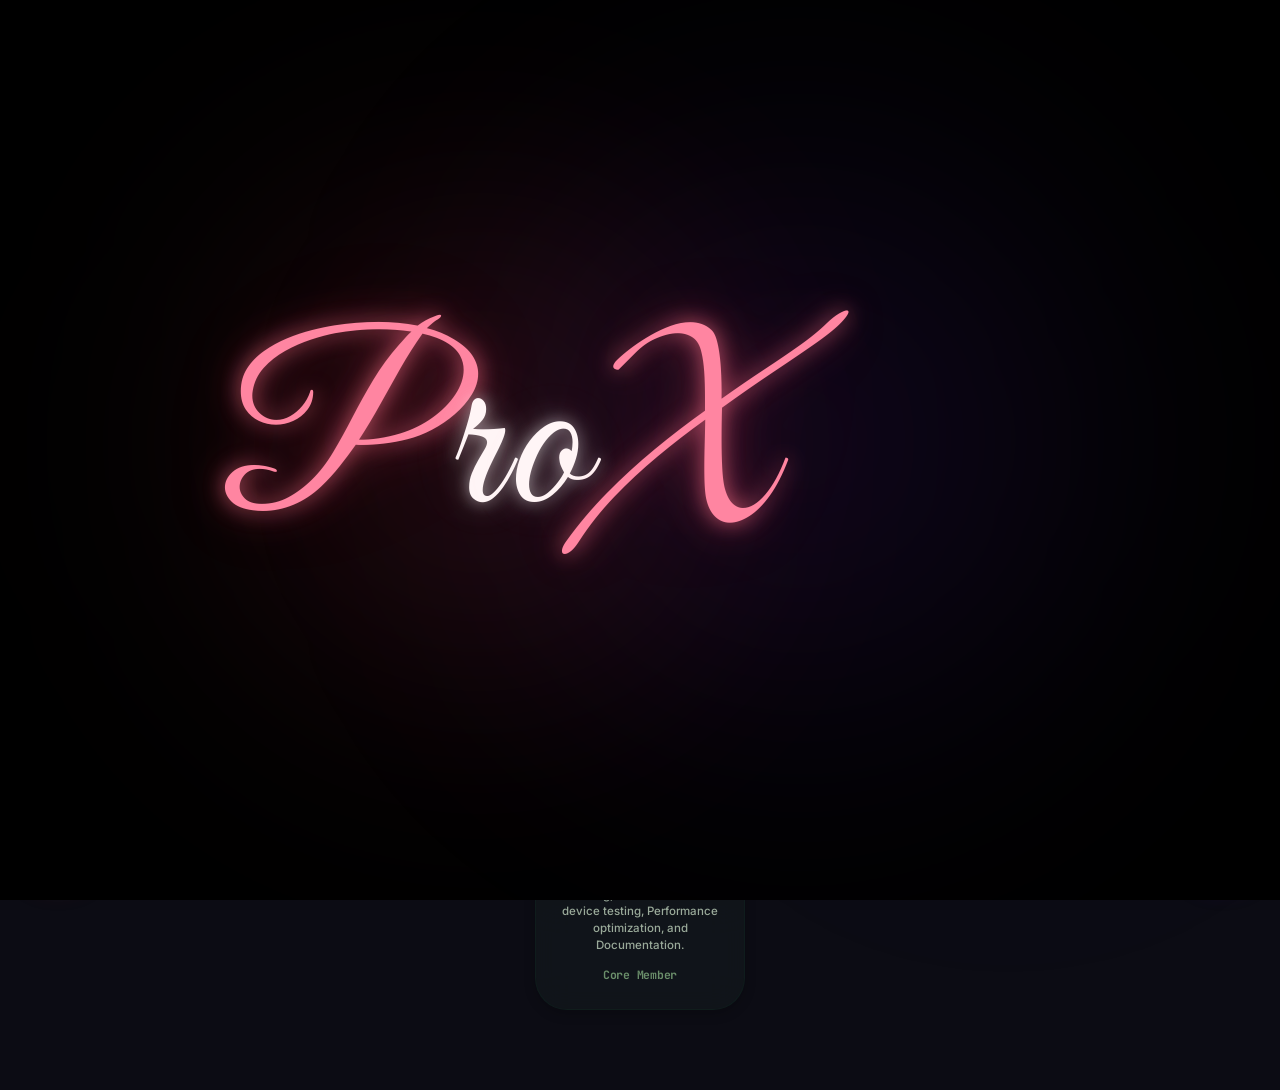
<file: pages/founders.html>
<!DOCTYPE html>
<html lang="en">
<head>
  <meta charset="UTF-8">
  <script>
    (function() {
      const theme = localStorage.getItem('theme') || 'dark';
      if (theme === 'dark') {
        document.documentElement.className = 'dark-theme';
        document.addEventListener('DOMContentLoaded', () => {
          document.body.classList.remove('light-mode');
          document.body.classList.add('dark-mode');
        });
      } else {
        document.documentElement.className = 'light-theme';
        document.addEventListener('DOMContentLoaded', () => {
          document.body.classList.add('light-mode');
          document.body.classList.remove('dark-mode');
        });
      }
    })();
  </script>
  <meta name="viewport" content="width=device-width, initial-scale=1.0">
  <title>Founders — Proxy</title>
  <meta name="description" content="Meet the core hierarchy behind Proxy. Join our tree.">
  <link rel="stylesheet" href="../css/design-system.css?v=3">
  <link rel="preconnect" href="https://fonts.googleapis.com">
  <link href="https://fonts.googleapis.com/css2?family=Inter:wght@300;400;500;600;700;800;900&display=swap" rel="stylesheet">
  <style>
    /* Hide mobile menu overlay on desktop */
    @media (min-width: 769px) {
      .mobile-menu-overlay {
        display: none !important;
      }
    }

    body, body.light-mode {
      font-family: 'Inter', -apple-system, BlinkMacSystemFont, sans-serif !important;
      background: #0c0c14 !important;
      color: #e8e8ed !important;
      overflow-x: hidden !important;
      min-height: 100vh !important;
      -webkit-font-smoothing: antialiased;
    }

    :root {
      --g50: #0f1a12;
      --g100: #162418;
      --g200: #1e3420;
      --g300: #28542e;
      --g400: #34804a;
      --g500: #22c55e;
      --g600: #4ade80;
      --g700: #86efac;
      --g800: #bbf7d0;
      --txt: #e8e8ed;
      --txt2: #9aaa9a;
      --txt3: #6b8f6b;
      --card: rgba(18, 22, 28, 0.82);
      --card-b: rgba(34, 197, 94, 0.08);
      --sh-s: 0 4px 12px rgba(0, 0, 0, 0.2);
      --sh-m: 0 12px 30px rgba(0, 0, 0, 0.25);
      --sh-l: 0 20px 50px rgba(0, 0, 0, 0.3);
      --ease: cubic-bezier(0.16, 1, 0.3, 1);
      --spring: cubic-bezier(0.34, 1.56, 0.64, 1);
    }

    /* Background Gradients */
    .bg-glows {
      position: fixed;
      inset: 0;
      z-index: 0;
      pointer-events: none;
      background: linear-gradient(165deg, #0c0c14 0%, #0e1210 50%, #0c0f0c 100%);
    }
    .bg-glows::before {
      content: '';
      position: absolute;
      top: -10%;
      left: 10%;
      width: 50%;
      height: 50%;
      background: radial-gradient(circle, rgba(34, 197, 94, 0.08) 0%, transparent 70%);
      filter: blur(80px);
    }

    /* Main Container */
    .founder-page {
      position: relative;
      z-index: 1;
      max-width: 1440px;
      margin: 0 auto;
      padding: calc(var(--navbar-height, 64px) + 3rem) 1.5rem 5rem;
    }

    .hero-section {
      text-align: center;
      margin-bottom: 4rem;
    }
    .hero-section h1 {
      font-size: 2.5rem;
      font-weight: 900;
      letter-spacing: -0.03em;
      color: var(--txt);
      margin-bottom: 0.5rem;
    }
    .hero-section h1 span {
      color: var(--g600);
    }
    .hero-section p {
      font-size: 0.95rem;
      color: var(--txt2);
      max-width: 600px;
      margin: 0 auto;
      line-height: 1.6;
    }

    /* Hierarchy Tree Wrapper */
    .tree-wrapper {
      position: relative;
      width: 100%;
      display: flex;
      flex-direction: column;
      align-items: center;
      gap: 5rem; /* Gap between parent and children */
    }

    /* Connection SVG */
    .tree-svg {
      position: absolute;
      top: 0;
      left: 0;
      width: 100%;
      height: 100%;
      pointer-events: none;
      z-index: -1;
    }
    .tree-line {
      fill: none;
      stroke: var(--g200);
      stroke-width: 2.5;
      stroke-linecap: round;
      transition: stroke 0.3s ease;
    }
    .tree-line.active {
      stroke: var(--g400);
      stroke-width: 3;
    }
    .tree-particle {
      fill: var(--g500);
      filter: drop-shadow(0 0 4px var(--g400));
    }

    /* Rows */
    .founders-row {
      display: flex;
      justify-content: center;
      flex-wrap: wrap;
      gap: 1.5rem;
      width: 100%;
    }

    /* Card styling - Arnav Focneth (Parent) */
    .parent-node {
      background: var(--card);
      backdrop-filter: blur(20px) saturate(1.5);
      border: 1.5px solid var(--card-b);
      border-radius: var(--border-radius-2xl);
      padding: 2rem;
      width: 100%;
      max-width: 440px;
      box-shadow: var(--sh-l);
      display: grid;
      grid-template-columns: 140px 1fr;
      gap: 1.5rem;
      align-items: center;
      transition: all 0.4s var(--ease);
      position: relative;
    }
    .parent-node:hover {
      transform: translateY(-6px);
      border-color: rgba(21, 128, 61, 0.18);
      box-shadow: var(--sh-l), 0 0 25px rgba(34, 197, 94, 0.08);
    }

    /* Video Player inside Parent Card */
    .video-feed {
      width: 140px;
      height: 175px;
      border-radius: 16px;
      background: #111;
      overflow: hidden;
      position: relative;
      border: 1.5px solid rgba(255, 255, 255, 0.1);
      box-shadow: 0 8px 20px rgba(0, 0, 0, 0.2);
    }
    .video-canvas {
      width: 100%;
      height: 100%;
      display: block;
    }
    .video-avatar {
      position: absolute;
      bottom: 10px;
      left: 10px;
      width: 32px;
      height: 32px;
      border-radius: 50%;
      border: 1.5px solid white;
      box-shadow: 0 2px 6px rgba(0,0,0,0.3);
      z-index: 2;
    }
    .video-badge {
      position: absolute;
      top: 8px;
      left: 8px;
      background: rgba(220, 38, 38, 0.85);
      color: white;
      font-size: 0.6rem;
      font-weight: 800;
      padding: 2px 6px;
      border-radius: 4px;
      text-transform: uppercase;
      letter-spacing: 0.05em;
      animation: pulseRed 2s infinite;
      z-index: 2;
    }
    @keyframes pulseRed {
      0%, 100% { opacity: 1; }
      50% { opacity: 0.6; }
    }
    .video-controls {
      position: absolute;
      bottom: 8px;
      right: 8px;
      display: flex;
      gap: 4px;
      z-index: 2;
    }
    .control-dot {
      width: 4px;
      height: 4px;
      background: white;
      border-radius: 50%;
      opacity: 0.6;
    }

    .parent-info {
      display: flex;
      flex-direction: column;
      gap: 0.4rem;
    }
    .parent-tag {
      align-self: flex-start;
      background: var(--g100);
      color: var(--g800);
      font-size: 0.68rem;
      font-weight: 700;
      padding: 0.25rem 0.6rem;
      border-radius: 20px;
      border: 1px solid rgba(21, 128, 61, 0.08);
      text-transform: uppercase;
      letter-spacing: 0.02em;
    }
    .parent-name {
      font-size: 1.45rem;
      font-weight: 800;
      color: var(--txt);
      letter-spacing: -0.02em;
      line-height: 1.2;
    }
    .parent-title {
      font-size: 0.82rem;
      font-weight: 600;
      color: var(--g700);
    }
    .parent-desc {
      font-size: 0.76rem;
      color: var(--txt2);
      line-height: 1.5;
      font-weight: 500;
      margin-top: 0.2rem;
    }
    .parent-link {
      display: inline-flex;
      align-items: center;
      gap: 0.4rem;
      margin-top: 0.5rem;
      font-size: 0.74rem;
      font-weight: 700;
      color: var(--g700);
      text-decoration: none;
      transition: color 0.2s;
    }
    .parent-link:hover {
      color: var(--g500);
    }
    .parent-link svg {
      width: 14px;
      height: 14px;
    }

    /* Card styling - Unknown/Open slots (Children) */
    .child-node {
      background: var(--card);
      backdrop-filter: blur(18px) saturate(1.4);
      border: 1.5px dashed rgba(21, 128, 61, 0.18);
      border-radius: var(--border-radius-xl);
      padding: 1.5rem;
      width: 210px;
      box-shadow: var(--sh-s);
      display: flex;
      flex-direction: column;
      align-items: center;
      text-align: center;
      transition: all 0.35s var(--ease);
      position: relative;
    }
    .child-node:hover {
      transform: translateY(-5px);
      border-color: var(--g400);
      background: rgba(255, 255, 255, 0.9);
      box-shadow: var(--sh-m);
    }

    .slot-avatar {
      width: 64px;
      height: 64px;
      border-radius: 50%;
      background: var(--g50);
      border: 1.5px dashed rgba(21, 128, 61, 0.25);
      display: flex;
      align-items: center;
      justify-content: center;
      font-size: 1.6rem;
      color: var(--g600);
      margin-bottom: 0.9rem;
      transition: all 0.3s ease;
      position: relative;
    }
    .child-node:hover .slot-avatar {
      background: var(--g100);
      border-color: var(--g500);
      transform: scale(1.05);
    }
    .slot-avatar img {
      width: 100%;
      height: 100%;
      border-radius: 50%;
      object-fit: cover;
    }
    .plus-badge {
      position: absolute;
      bottom: -2px;
      right: -2px;
      width: 18px;
      height: 18px;
      border-radius: 50%;
      background: var(--g600);
      color: white;
      font-size: 0.7rem;
      font-weight: 800;
      display: flex;
      align-items: center;
      justify-content: center;
    }

    .slot-role {
      font-size: 0.82rem;
      font-weight: 800;
      color: var(--txt);
      margin-bottom: 0.2rem;
      letter-spacing: -0.01em;
    }
    .slot-status {
      font-size: 0.65rem;
      font-weight: 700;
      color: var(--g700);
      background: var(--g50);
      padding: 1px 6px;
      border-radius: 4px;
      margin-bottom: 0.6rem;
      text-transform: uppercase;
    }
    .slot-joke {
      font-size: 0.7rem;
      color: var(--txt3);
      line-height: 1.45;
      font-weight: 500;
      flex-grow: 1;
    }
    .slot-apply {
      margin-top: 0.9rem;
      font-size: 0.72rem;
      font-weight: 700;
      color: var(--g700);
      display: inline-flex;
      align-items: center;
      gap: 0.3rem;
      text-decoration: none;
      opacity: 0.8;
      transition: opacity 0.2s;
    }
    .child-node:hover .slot-apply {
      opacity: 1;
      text-decoration: underline;
    }

    /* Occupied Team Member Cards */
    .child-node.occupied {
      border: 1.5px solid rgba(21, 128, 61, 0.08);
      box-shadow: var(--sh-s);
    }
    .child-node.occupied:hover {
      border-color: var(--g500);
      box-shadow: var(--sh-m), 0 8px 24px rgba(34, 197, 94, 0.05);
    }
    .child-node.occupied .slot-avatar {
      background: var(--g100);
      border: 1.5px solid var(--g300);
      color: var(--g700);
    }
    .child-node.occupied:hover .slot-avatar {
      background: var(--g200);
      border-color: var(--g500);
      transform: scale(1.05);
    }
    .member-name {
      font-size: 1.15rem;
      font-weight: 800;
      color: var(--txt);
      margin-bottom: 0.2rem;
      letter-spacing: -0.02em;
    }
    .member-role {
      font-size: 0.68rem;
      font-weight: 700;
      color: var(--g800);
      background: var(--g100);
      padding: 3px 8px;
      border-radius: 20px;
      margin-bottom: 0.75rem;
      text-transform: uppercase;
      letter-spacing: 0.03em;
      border: 1px solid rgba(21, 128, 61, 0.05);
    }
    .member-desc {
      font-size: 0.72rem;
      color: var(--txt2);
      line-height: 1.45;
      font-weight: 500;
      flex-grow: 1;
      margin-bottom: 0.8rem;
    }
    .member-link {
      font-size: 0.72rem;
      font-weight: 700;
      color: var(--g700);
      text-decoration: none;
      display: inline-flex;
      align-items: center;
      gap: 0.2rem;
      transition: all 0.2s;
    }
    .member-link:hover {
      color: var(--g500);
      text-decoration: underline;
    }

    /* Mobile adjustments */
    @media (max-width: 768px) {
      .founder-page {
        padding: calc(var(--navbar-height, 64px) + 2rem) 1rem 4rem;
      }
      .founders-row {
        flex-direction: column;
        align-items: center;
        gap: 1.5rem;
        width: 100%;
      }
      .child-node {
        width: 100%;
        max-width: 100%;
        box-sizing: border-box;
      }
    }
  </style>
</head>
<body class="light-mode">
  <div class="bg-glows"></div>

  <div class="founder-page">
    <div class="hero-section">
      <h1>Meet the <span>Team</span></h1>
      <p>Building the academic hub for IPU. Our core hierarchy represents a growing tree of educational tools and platforms.</p>
    </div>

    <div class="founders-row">
      <!-- Card 1: Arnav Focneth -->
      <div class="child-node occupied">
        <div class="slot-avatar font-mono-tech">
          <img src="../images/founder_avatar.jpg" alt="Arnav Focneth">
        </div>
        <h3 class="member-name">Arnav Focneth</h3>
        <span class="member-role font-mono-tech">Founder & Chief Architect</span>
        <p class="member-desc">Designing, building, and optimizing digital educational systems to empower IPU engineering students with seamless resources.</p>
        <a href="https://www.linkedin.com/in/𝘼𝙧𝙣𝙖𝙫-𝙛𝙤𝙘𝙣𝙚𝙩𝙝-51b022389?utm_source=share_via&utm_content=profile&utm_medium=member_android" class="member-link font-mono-tech" target="_blank">LinkedIn ➔</a>
      </div>

      <!-- Card 2: Manya Arya -->
      <div class="child-node occupied">
        <div class="slot-avatar font-mono-tech">
          <img src="../images/member_manya.png" alt="Manya Arya">
        </div>
        <h3 class="member-name">Manya Arya</h3>
        <span class="member-role font-mono-tech">Content & Academic Lead</span>
        <p class="member-desc">Ye person har din content maintain karega. Notes, PYQs, Syllabus, Semester updates, aur Faculty info compile karna inki main responsibility hai.</p>
        <a href="https://www.linkedin.com/in/manya-arya-a253033a3?utm_source=share_via&utm_content=profile&utm_medium=member_android" class="member-link font-mono-tech" target="_blank">LinkedIn ➔</a>
      </div>

      <!-- Card 3: Aryan Shukla -->
      <div class="child-node occupied">
        <div class="slot-avatar font-mono-tech">
          <img src="../images/member_aryan.png" alt="Aryan Shukla">
        </div>
        <h3 class="member-name">Aryan Shukla</h3>
        <span class="member-role font-mono-tech">Co-Developer & Content Manager</span>
        <p class="member-desc">Contributing to the codebase development while organizing, managing, and verifying Previous Year Questions (PYQs) and study notes to ensure accurate academic resources.</p>
        <a href="https://www.linkedin.com/in/aryan-shukla-927a22421" class="member-link font-mono-tech" target="_blank">LinkedIn ➔</a>
      </div>

      <!-- Card 4: Rajat Kargeti -->
      <div class="child-node occupied">
        <div class="slot-avatar font-mono-tech">
          <img src="../images/member_rajat.jpg" alt="Rajat Kargeti">
        </div>
        <h3 class="member-name">Rajat Kargeti</h3>
        <span class="member-role font-mono-tech">Co-Developer & Collaborator</span>
        <p class="member-desc">Contributing to the codebase, implementing new features, optimizing user interfaces, and collaborating on general development for the Proxy platform.</p>
        <a href="https://www.linkedin.com/in/rajat-kargeti-80302a380?utm_source=share_via&utm_content=profile&utm_medium=member_android" class="member-link font-mono-tech" target="_blank">LinkedIn ➔</a>
      </div>

      <!-- Card 5: Priyanka Kaim -->
      <div class="child-node occupied">
        <div class="slot-avatar font-mono-tech">
          <img src="../images/member_priyanka.png" alt="Priyanka Kaim">
        </div>
        <h3 class="member-name">Priyanka Kaim</h3>
        <span class="member-role font-mono-tech">Creative Designer</span>
        <p class="member-desc">Posters, Social media graphics, 3D renders, Book mockups, Icons, Motion graphics, and beautiful landing page assets for visual wow.</p>
        <a href="https://www.linkedin.com/in/priyanka-kaim-235b113a7?utm_source=share_via&utm_content=profile&utm_medium=member_android" class="member-link font-mono-tech" target="_blank">LinkedIn ➔</a>
      </div>

      <!-- Card 6: Samarth Agnihotri -->
      <div class="child-node occupied">
        <div class="slot-avatar font-mono-tech">
          <img src="../images/member_samarth.png" alt="Samarth Agnihotri">
        </div>
        <h3 class="member-name">Samarth Agnihotri</h3>
        <span class="member-role font-mono-tech">QA & Operations</span>
        <p class="member-desc">Bugs management, Quality testing, Cross-browser & device testing, Performance optimization, and Documentation.</p>
        <span class="member-link font-mono-tech" style="color: var(--txt3); cursor: default;">Core Member</span>
      </div>
    </div>
  </div>

  <script src="../js/shared.js?v=5"></script>
  <script>
    document.addEventListener('DOMContentLoaded', () => {
      ProxyUI.injectNavbar('Founders');
      ProxyUI.injectBackgroundGlows();

      // Canvas Rendering Flow Animation
      const canvas = document.getElementById('video-render-canvas');
      if (canvas) {
        const ctx = canvas.getContext('2d');
        let animFrame;

        function resizeCanvas() {
          canvas.width = canvas.parentElement.clientWidth;
          canvas.height = canvas.parentElement.clientHeight;
        }
        resizeCanvas();
        window.addEventListener('resize', resizeCanvas);

        let time = 0;
        function drawWaves() {
          ctx.fillStyle = 'rgba(10, 24, 14, 0.15)';
          ctx.fillRect(0, 0, canvas.width, canvas.height);

          // Tech grid lines in background
          ctx.strokeStyle = 'rgba(34, 197, 94, 0.08)';
          ctx.lineWidth = 1;
          for (let i = 0; i < canvas.width; i += 16) {
            ctx.beginPath();
            ctx.moveTo(i, 0);
            ctx.lineTo(i, canvas.height);
            ctx.stroke();
          }
          for (let j = 0; j < canvas.height; j += 16) {
            ctx.beginPath();
            ctx.moveTo(0, j);
            ctx.lineTo(canvas.width, j);
            ctx.stroke();
          }

          // Multiple sin waves simulating live digital data feed
          ctx.strokeStyle = 'rgba(74, 222, 128, 0.7)';
          ctx.lineWidth = 2;
          ctx.beginPath();
          for (let x = 0; x < canvas.width; x++) {
            const y = canvas.height * 0.45 + Math.sin(x * 0.025 + time) * 16 + Math.cos(x * 0.015 - time * 0.4) * 8;
            if (x === 0) ctx.moveTo(x, y);
            else ctx.lineTo(x, y);
          }
          ctx.stroke();

          ctx.strokeStyle = 'rgba(34, 197, 94, 0.35)';
          ctx.lineWidth = 1;
          ctx.beginPath();
          for (let x = 0; x < canvas.width; x++) {
            const y = canvas.height * 0.55 + Math.cos(x * 0.03 - time * 0.8) * 12 + Math.sin(x * 0.01 + time) * 6;
            if (x === 0) ctx.moveTo(x, y);
            else ctx.lineTo(x, y);
          }
          ctx.stroke();

          // Particles moving along the stream
          ctx.fillStyle = '#4ade80';
          for (let i = 0; i < 4; i++) {
            const px = (time * 40 + i * 50) % canvas.width;
            const py = canvas.height * 0.45 + Math.sin(px * 0.025 + time) * 16 + Math.cos(px * 0.015 - time * 0.4) * 8;
            ctx.beginPath();
            ctx.arc(px, py, 3, 0, Math.PI * 2);
            ctx.fill();
          }

          time += 0.025;
          animFrame = requestAnimationFrame(drawWaves);
        }
        drawWaves();
      }
    });
  </script>
</body>
</html>
</file>
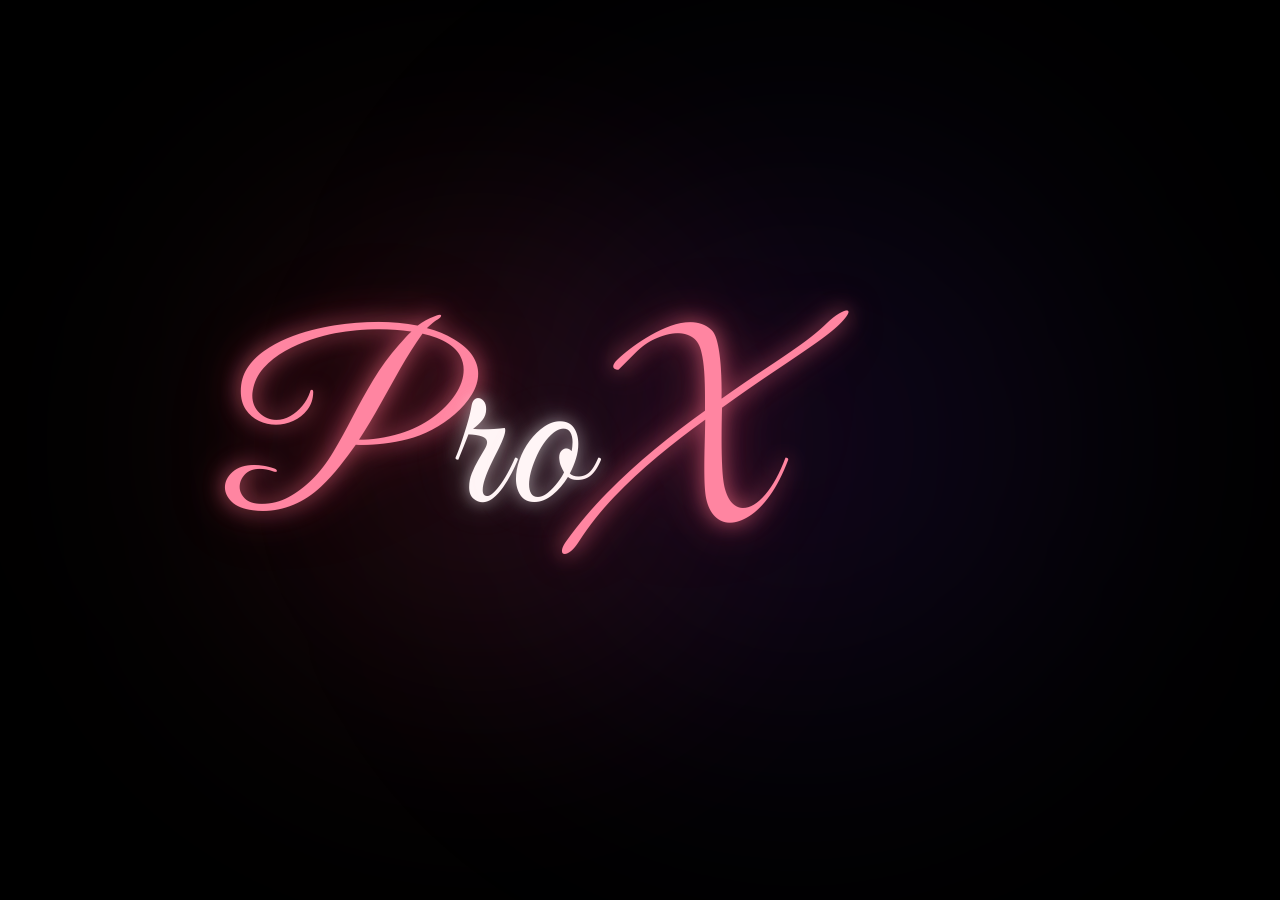
<file: pages/notes-provider.html>
<!DOCTYPE html>
<html lang="en">
<head>
  <meta charset="UTF-8">
  <script>
    (function() {
      const theme = localStorage.getItem('theme') || 'dark';
      if (theme === 'dark') {
        document.documentElement.className = 'dark-theme';
        document.addEventListener('DOMContentLoaded', () => {
          document.body.classList.remove('light-mode');
          document.body.classList.add('dark-mode');
        });
      } else {
        document.documentElement.className = 'light-theme';
        document.addEventListener('DOMContentLoaded', () => {
          document.body.classList.add('light-mode');
          document.body.classList.remove('dark-mode');
        });
      }
    })();
  </script>
  <meta name="viewport" content="width=device-width, initial-scale=1.0">
  <title>Notes Provider — Proxy</title>
  <meta name="description" content="Verified Notes Provider portal for uploading study resources to Proxy.">
  <link rel="stylesheet" href="../css/design-system.css?v=3">
  <style>
    /* Hide mobile menu overlay on desktop viewports */
    @media (min-width: 769px) {
      .mobile-menu-overlay { display: none !important; }
    }

    /* ── Provider Page Layout ── */
    .provider-page {
      min-height: 100vh;
      padding-top: var(--navbar-height);
      position: relative;
      overflow: hidden;
    }

    /* ── Auth Screen ── */
    .provider-auth {
      display: flex;
      align-items: center;
      justify-content: center;
      min-height: calc(100vh - var(--navbar-height));
      padding: 2rem;
      position: relative;
    }

    .auth-ambient-orb {
      position: absolute;
      border-radius: 50%;
      filter: blur(120px);
      pointer-events: none;
      z-index: 0;
    }
    .auth-ambient-orb--purple {
      width: 500px; height: 500px;
      background: rgba(124, 58, 237, 0.08);
      top: 10%; right: 15%;
    }
    .auth-ambient-orb--blue {
      width: 400px; height: 400px;
      background: rgba(59, 130, 246, 0.06);
      bottom: 15%; left: 10%;
    }

    .auth-card {
      position: relative;
      z-index: 1;
      width: 100%;
      max-width: 440px;
      background: var(--glass-bg-strong);
      backdrop-filter: blur(40px);
      -webkit-backdrop-filter: blur(40px);
      border: 1px solid var(--glass-border);
      border-radius: var(--border-radius-xl);
      padding: 3rem 2.5rem;
      box-shadow: var(--shadow-xl), 0 0 80px rgba(124, 58, 237, 0.04);
      text-align: center;
      animation: authCardIn 0.8s cubic-bezier(0.16, 1, 0.3, 1) both;
    }

    @keyframes authCardIn {
      from { opacity: 0; transform: translateY(30px) scale(0.96); }
      to { opacity: 1; transform: translateY(0) scale(1); }
    }

    .auth-notebook-icon {
      width: 64px; height: 64px;
      margin: 0 auto 1.5rem;
      background: var(--accent-gradient);
      border-radius: 18px;
      display: flex;
      align-items: center;
      justify-content: center;
      box-shadow: 0 8px 24px rgba(124, 58, 237, 0.25);
    }
    .auth-notebook-icon svg {
      width: 32px; height: 32px;
      stroke: white;
      fill: none;
      stroke-width: 2;
      stroke-linecap: round;
      stroke-linejoin: round;
    }

    .auth-title {
      font-size: var(--font-size-2xl);
      font-weight: 700;
      color: var(--text-primary);
      margin-bottom: 0.5rem;
      letter-spacing: -0.02em;
    }

    .auth-subtitle {
      font-size: var(--font-size-sm);
      color: var(--text-secondary);
      margin-bottom: 2rem;
      line-height: 1.6;
    }

    .auth-field {
      margin-bottom: 1rem;
      text-align: left;
    }
    .auth-field label {
      display: block;
      font-size: var(--font-size-xs);
      font-weight: 600;
      color: var(--text-secondary);
      text-transform: uppercase;
      letter-spacing: 0.06em;
      margin-bottom: 0.4rem;
    }
    .auth-field input {
      width: 100%;
      padding: 0.85rem 1rem;
      border: 1px solid rgba(255, 255, 255, 0.08);
      border-radius: var(--border-radius-sm);
      background: rgba(22, 22, 35, 0.6);
      font-family: inherit;
      font-size: var(--font-size-base);
      color: var(--text-primary);
      transition: all 0.2s ease;
      outline: none;
      box-sizing: border-box;
    }
    .auth-field input:focus {
      border-color: var(--accent);
      box-shadow: 0 0 0 3px rgba(124, 58, 237, 0.08);
    }
    .auth-field input::placeholder {
      color: var(--text-muted);
    }

    .auth-btn {
      width: 100%;
      padding: 0.9rem;
      margin-top: 0.5rem;
      background: var(--accent-gradient);
      color: white;
      border: none;
      border-radius: var(--border-radius-sm);
      font-family: inherit;
      font-size: var(--font-size-base);
      font-weight: 600;
      cursor: pointer;
      transition: all 0.3s cubic-bezier(0.2, 0.8, 0.2, 1);
      box-shadow: 0 4px 16px rgba(124, 58, 237, 0.2);
      position: relative;
      overflow: hidden;
    }
    .auth-btn:hover {
      transform: translateY(-2px);
      box-shadow: 0 8px 24px rgba(124, 58, 237, 0.3);
    }
    .auth-btn:active { transform: translateY(0); }
    .auth-btn:disabled {
      opacity: 0.6;
      cursor: not-allowed;
      transform: none;
    }

    .auth-error {
      margin-top: 1.25rem;
      padding: 0.85rem 1rem;
      background: rgba(239, 68, 68, 0.06);
      border: 1px solid rgba(239, 68, 68, 0.15);
      border-radius: var(--border-radius-sm);
      color: #dc2626;
      font-size: var(--font-size-sm);
      font-weight: 500;
      display: none;
      animation: shakeIn 0.4s ease;
    }
    .auth-error.visible { display: block; }

    @keyframes shakeIn {
      0%, 100% { transform: translateX(0); }
      20%, 60% { transform: translateX(-6px); }
      40%, 80% { transform: translateX(6px); }
    }

    /* ── Dashboard ── */
    .provider-dashboard {
      display: none;
      max-width: 900px;
      margin: 0 auto;
      padding: 3rem 2rem 6rem;
      animation: dashIn 0.6s cubic-bezier(0.16, 1, 0.3, 1) both;
    }
    .provider-dashboard.active { display: block; }

    @keyframes dashIn {
      from { opacity: 0; transform: translateY(20px); }
      to { opacity: 1; transform: translateY(0); }
    }

    /* Welcome Card */
    .welcome-card {
      background: var(--glass-bg-strong);
      backdrop-filter: blur(30px);
      border: 1px solid var(--glass-border);
      border-radius: var(--border-radius-lg);
      padding: 2rem 2.5rem;
      margin-bottom: 2rem;
      display: flex;
      align-items: center;
      gap: 1.5rem;
      box-shadow: var(--shadow-md);
    }
    .welcome-avatar {
      width: 56px; height: 56px;
      background: var(--accent-gradient);
      border-radius: 50%;
      display: flex;
      align-items: center;
      justify-content: center;
      font-size: 1.5rem;
      font-weight: 700;
      color: white;
      flex-shrink: 0;
      box-shadow: 0 4px 16px rgba(124, 58, 237, 0.2);
    }
    .welcome-info h2 {
      font-size: var(--font-size-xl);
      font-weight: 700;
      color: var(--text-primary);
      margin-bottom: 0.25rem;
    }
    .welcome-badge {
      display: inline-flex;
      align-items: center;
      gap: 0.3rem;
      font-size: var(--font-size-xs);
      font-weight: 600;
      color: #059669;
      background: rgba(5, 150, 105, 0.08);
      padding: 0.25rem 0.6rem;
      border-radius: var(--border-radius-full);
    }

    /* Stats Grid */
    .stats-grid {
      display: grid;
      grid-template-columns: repeat(4, 1fr);
      gap: 1rem;
      margin-bottom: 2.5rem;
    }
    .stat-card {
      background: var(--glass-bg-strong);
      backdrop-filter: blur(20px);
      border: 1px solid var(--glass-border);
      border-radius: var(--border-radius-md);
      padding: 1.25rem;
      text-align: center;
      box-shadow: var(--shadow-sm);
      transition: all 0.3s ease;
    }
    .stat-card:hover {
      transform: translateY(-3px);
      box-shadow: var(--shadow-md);
    }
    .stat-emoji {
      font-size: 1.5rem;
      margin-bottom: 0.5rem;
    }
    .stat-value {
      font-size: var(--font-size-2xl);
      font-weight: 800;
      color: var(--text-primary);
      font-family: var(--font-family-mono);
    }
    .stat-label {
      font-size: var(--font-size-xs);
      color: var(--text-muted);
      font-weight: 500;
      margin-top: 0.25rem;
    }

    /* Upload Card */
    .upload-card {
      background: var(--glass-bg-strong);
      backdrop-filter: blur(30px);
      border: 1px solid var(--glass-border);
      border-radius: var(--border-radius-lg);
      padding: 2.5rem;
      box-shadow: var(--shadow-md);
    }
    .upload-card-title {
      font-size: var(--font-size-xl);
      font-weight: 700;
      color: var(--text-primary);
      margin-bottom: 0.5rem;
    }
    .upload-card-desc {
      font-size: var(--font-size-sm);
      color: var(--text-secondary);
      margin-bottom: 2rem;
    }

    /* Wizard Steps */
    .wizard-step {
      display: none;
      animation: stepIn 0.4s cubic-bezier(0.16, 1, 0.3, 1) both;
    }
    .wizard-step.active { display: block; }

    @keyframes stepIn {
      from { opacity: 0; transform: translateX(20px); }
      to { opacity: 1; transform: translateX(0); }
    }

    .step-label {
      font-size: var(--font-size-xs);
      font-weight: 700;
      text-transform: uppercase;
      letter-spacing: 0.08em;
      color: var(--accent);
      margin-bottom: 0.75rem;
    }
    .step-title {
      font-size: var(--font-size-lg);
      font-weight: 600;
      color: var(--text-primary);
      margin-bottom: 1.25rem;
    }

    /* Pill Selectors */
    .pill-grid {
      display: flex;
      flex-wrap: wrap;
      gap: 0.6rem;
      margin-bottom: 1.5rem;
    }
    .pill-option {
      padding: 0.6rem 1.2rem;
      border-radius: var(--border-radius-full);
      border: 1px solid rgba(255, 255, 255, 0.06);
      background: rgba(22, 22, 35, 0.5);
      font-family: inherit;
      font-size: var(--font-size-sm);
      font-weight: 500;
      color: var(--text-secondary);
      cursor: pointer;
      transition: all 0.2s ease;
    }
    .pill-option:hover {
      background: rgba(124, 58, 237, 0.05);
      border-color: rgba(124, 58, 237, 0.2);
      color: var(--text-primary);
    }
    .pill-option.selected {
      background: var(--accent);
      color: white;
      border-color: var(--accent);
      box-shadow: 0 4px 12px rgba(124, 58, 237, 0.2);
    }

    /* Semester Selector Grid */
    .sem-grid {
      display: grid;
      grid-template-columns: repeat(4, 1fr);
      gap: 0.6rem;
      margin-bottom: 1.5rem;
    }
    .sem-option {
      padding: 1rem;
      border-radius: var(--border-radius-sm);
      border: 1px solid rgba(255, 255, 255, 0.06);
      background: rgba(22, 22, 35, 0.5);
      font-family: inherit;
      font-size: var(--font-size-lg);
      font-weight: 700;
      color: var(--text-secondary);
      cursor: pointer;
      transition: all 0.2s ease;
      text-align: center;
    }
    .sem-option:hover {
      background: rgba(124, 58, 237, 0.05);
      border-color: rgba(124, 58, 237, 0.2);
    }
    .sem-option.selected {
      background: var(--accent);
      color: white;
      border-color: var(--accent);
      box-shadow: 0 4px 12px rgba(124, 58, 237, 0.2);
    }

    /* Text Inputs */
    .wizard-input {
      width: 100%;
      padding: 0.85rem 1rem;
      border: 1px solid rgba(255, 255, 255, 0.08);
      border-radius: var(--border-radius-sm);
      background: rgba(22, 22, 35, 0.6);
      font-family: inherit;
      font-size: var(--font-size-base);
      color: var(--text-primary);
      transition: all 0.2s ease;
      outline: none;
      margin-bottom: 1.5rem;
      box-sizing: border-box;
    }
    .wizard-input:focus {
      border-color: var(--accent);
      box-shadow: 0 0 0 3px rgba(124, 58, 237, 0.08);
    }
    .wizard-textarea {
      resize: vertical;
      min-height: 100px;
    }
    .wizard-select {
      appearance: none;
      background-image: url("data:image/svg+xml,%3Csvg width='12' height='8' viewBox='0 0 12 8' fill='none' xmlns='http://www.w3.org/2000/svg'%3E%3Cpath d='M1 1L6 6L11 1' stroke='%23475569' stroke-width='2' stroke-linecap='round'/%3E%3C/svg%3E");
      background-repeat: no-repeat;
      background-position: right 1rem center;
      padding-right: 2.5rem;
    }

    /* Dropzone */
    .dropzone {
      border: 2px dashed rgba(124, 58, 237, 0.2);
      border-radius: var(--border-radius-lg);
      padding: 3rem 2rem;
      text-align: center;
      background: rgba(124, 58, 237, 0.02);
      transition: all 0.3s ease;
      cursor: pointer;
      margin-bottom: 1.5rem;
    }
    .dropzone:hover, .dropzone.dragover {
      border-color: var(--accent);
      background: rgba(124, 58, 237, 0.05);
      transform: scale(1.01);
    }
    .dropzone-icon {
      width: 56px; height: 56px;
      margin: 0 auto 1rem;
      background: var(--accent-soft);
      border-radius: 50%;
      display: flex;
      align-items: center;
      justify-content: center;
    }
    .dropzone-icon svg {
      width: 24px; height: 24px;
      stroke: var(--accent);
      fill: none;
      stroke-width: 2;
    }
    .dropzone-text {
      font-size: var(--font-size-base);
      font-weight: 600;
      color: var(--text-primary);
      margin-bottom: 0.3rem;
    }
    .dropzone-hint {
      font-size: var(--font-size-xs);
      color: var(--text-muted);
    }
    .dropzone-file {
      display: none;
    }
    .file-preview {
      display: none;
      align-items: center;
      gap: 0.75rem;
      padding: 1rem;
      background: rgba(124, 58, 237, 0.04);
      border-radius: var(--border-radius-sm);
      margin-bottom: 1.5rem;
    }
    .file-preview.visible { display: flex; }
    .file-preview-icon {
      width: 40px; height: 40px;
      background: rgba(239, 68, 68, 0.08);
      border-radius: 10px;
      display: flex;
      align-items: center;
      justify-content: center;
      font-size: 0.7rem;
      font-weight: 800;
      color: #dc2626;
    }
    .file-preview-info {
      flex: 1;
    }
    .file-preview-name {
      font-size: var(--font-size-sm);
      font-weight: 600;
      color: var(--text-primary);
    }
    .file-preview-size {
      font-size: var(--font-size-xs);
      color: var(--text-muted);
    }
    .file-preview-remove {
      background: none;
      border: none;
      color: var(--text-muted);
      cursor: pointer;
      font-size: 1.2rem;
      padding: 0.25rem;
      transition: color 0.2s;
    }
    .file-preview-remove:hover { color: #dc2626; }

    /* Navigation Buttons */
    .wizard-nav {
      display: flex;
      justify-content: space-between;
      gap: 1rem;
      margin-top: 1rem;
    }
    .wizard-btn {
      padding: 0.75rem 1.5rem;
      border-radius: var(--border-radius-sm);
      font-family: inherit;
      font-size: var(--font-size-sm);
      font-weight: 600;
      cursor: pointer;
      transition: all 0.2s ease;
      border: none;
    }
    .wizard-btn--back {
      background: rgba(0, 0, 0, 0.04);
      color: var(--text-secondary);
    }
    .wizard-btn--back:hover { background: rgba(0, 0, 0, 0.08); }
    .wizard-btn--next {
      background: var(--accent-gradient);
      color: white;
      box-shadow: 0 4px 12px rgba(124, 58, 237, 0.15);
      margin-left: auto;
    }
    .wizard-btn--next:hover {
      transform: translateY(-1px);
      box-shadow: 0 6px 16px rgba(124, 58, 237, 0.25);
    }
    .wizard-btn--next:disabled {
      opacity: 0.5;
      cursor: not-allowed;
      transform: none;
    }

    /* Progress Bar */
    .upload-progress {
      display: none;
      text-align: center;
      padding: 2rem 0;
    }
    .upload-progress.active { display: block; }
    .progress-bar-track {
      width: 100%;
      height: 8px;
      background: rgba(0, 0, 0, 0.06);
      border-radius: 10px;
      overflow: hidden;
      margin-bottom: 1rem;
    }
    .progress-bar-fill {
      height: 100%;
      background: var(--accent-gradient);
      border-radius: 10px;
      transition: width 0.4s cubic-bezier(0.16, 1, 0.3, 1);
      width: 0%;
    }
    .progress-text {
      font-size: var(--font-size-sm);
      font-weight: 600;
      color: var(--text-secondary);
    }

    /* Success State */
    .upload-success {
      display: none;
      text-align: center;
      padding: 2rem 0;
      animation: successIn 0.6s cubic-bezier(0.16, 1, 0.3, 1);
    }
    .upload-success.active { display: block; }

    @keyframes successIn {
      from { opacity: 0; transform: scale(0.9); }
      to { opacity: 1; transform: scale(1); }
    }

    .success-check {
      width: 72px; height: 72px;
      background: rgba(5, 150, 105, 0.08);
      border-radius: 50%;
      display: flex;
      align-items: center;
      justify-content: center;
      margin: 0 auto 1.5rem;
      font-size: 2rem;
    }
    .success-title {
      font-size: var(--font-size-xl);
      font-weight: 700;
      color: var(--text-primary);
      margin-bottom: 0.5rem;
    }
    .success-desc {
      font-size: var(--font-size-sm);
      color: var(--text-secondary);
      margin-bottom: 2rem;
      line-height: 1.6;
    }

    /* Progress Steps Indicator */
    .wizard-progress {
      display: flex;
      align-items: center;
      justify-content: center;
      gap: 0.5rem;
      margin-bottom: 2rem;
    }
    .wizard-dot {
      width: 8px;
      height: 8px;
      border-radius: 50%;
      background: rgba(0, 0, 0, 0.1);
      transition: all 0.3s ease;
    }
    .wizard-dot.active {
      background: var(--accent);
      width: 24px;
      border-radius: 4px;
    }
    .wizard-dot.done {
      background: var(--accent);
    }

    /* Logout Button */
    .logout-btn {
      background: none;
      border: 1px solid rgba(0, 0, 0, 0.08);
      color: var(--text-muted);
      font-size: var(--font-size-xs);
      font-weight: 500;
      padding: 0.4rem 0.8rem;
      border-radius: var(--border-radius-full);
      cursor: pointer;
      transition: all 0.2s;
      font-family: inherit;
    }
    .logout-btn:hover {
      background: rgba(239, 68, 68, 0.04);
      border-color: rgba(239, 68, 68, 0.2);
      color: #dc2626;
    }

    /* Mobile Responsive */
    @media (max-width: 768px) {
      .auth-card { padding: 2rem 1.5rem; }
      .stats-grid { grid-template-columns: repeat(2, 1fr); }
      .sem-grid { grid-template-columns: repeat(4, 1fr); }
      .welcome-card { flex-direction: column; text-align: center; padding: 1.5rem; }
      .upload-card { padding: 1.5rem; }
      .provider-dashboard { padding: 2rem 1.25rem 4rem; }
      .dropzone { padding: 2rem 1rem; }
    }
  </style>
</head>
<body>
  <div class="provider-page">

    <!-- ── Auth Screen ── -->
    <div class="provider-auth" id="authScreen">
      <div class="auth-ambient-orb auth-ambient-orb--purple"></div>
      <div class="auth-ambient-orb auth-ambient-orb--blue"></div>

      <div class="auth-card">
        <div class="auth-notebook-icon">
          <svg viewBox="0 0 24 24">
            <path d="M4 19.5A2.5 2.5 0 0 1 6.5 17H20"></path>
            <path d="M6.5 2H20v20H6.5A2.5 2.5 0 0 1 4 19.5v-15A2.5 2.5 0 0 1 6.5 2z"></path>
            <line x1="12" y1="6" x2="12" y2="14"></line>
            <line x1="8" y1="10" x2="16" y2="10"></line>
          </svg>
        </div>

        <h1 class="auth-title">Are you a verified<br>Notes Provider?</h1>
        <p class="auth-subtitle">Only verified contributors can upload study resources.</p>

        <form id="authForm" autocomplete="off">
          <div class="auth-field">
            <label for="providerId">Provider ID</label>
            <input type="text" id="providerId" placeholder="e.g. arnav_cse" required autocomplete="off">
          </div>
          <div class="auth-field">
            <label for="providerPassword">Password</label>
            <input type="password" id="providerPassword" placeholder="••••••••" required autocomplete="off">
          </div>
          <button type="submit" class="auth-btn" id="authBtn">Continue</button>
        </form>

        <div class="auth-error" id="authError">
          Access Denied. This portal is only for verified Notes Providers.
        </div>
      </div>
    </div>

    <!-- ── Dashboard ── -->
    <div class="provider-dashboard" id="dashboardScreen">

      <!-- Welcome Card -->
      <div class="welcome-card">
        <div class="welcome-avatar" id="welcomeAvatar">A</div>
        <div class="welcome-info">
          <h2 id="welcomeName">Welcome Back</h2>
          <span class="welcome-badge">
            <svg width="14" height="14" viewBox="0 0 24 24" fill="none" stroke="currentColor" stroke-width="2.5"><polyline points="20 6 9 17 4 12"></polyline></svg>
            Verified Notes Provider
          </span>
        </div>
        <button class="logout-btn" id="logoutBtn" style="margin-left: auto;">Logout</button>
      </div>

      <!-- Stats Grid -->
      <div class="stats-grid" id="statsGrid">
        <div class="stat-card">
          <div class="stat-emoji">👀</div>
          <div class="stat-value" id="statViews">0</div>
          <div class="stat-label">Total Views</div>
        </div>
        <div class="stat-card">
          <div class="stat-emoji">⬇️</div>
          <div class="stat-value" id="statDownloads">0</div>
          <div class="stat-label">Total Downloads</div>
        </div>
        <div class="stat-card">
          <div class="stat-emoji">⭐</div>
          <div class="stat-value" id="statRating">0</div>
          <div class="stat-label">Avg Rating</div>
        </div>
        <div class="stat-card">
          <div class="stat-emoji">🔥</div>
          <div class="stat-value" id="statPopular">—</div>
          <div class="stat-label">Most Popular</div>
        </div>
      </div>

      <!-- Upload Card -->
      <div class="upload-card">
        <h3 class="upload-card-title">Upload Resource</h3>
        <p class="upload-card-desc">Share your study materials with thousands of IPU students.</p>

        <!-- Wizard Progress Dots -->
        <div class="wizard-progress" id="wizardProgress">
          <div class="wizard-dot active"></div>
          <div class="wizard-dot"></div>
          <div class="wizard-dot"></div>
          <div class="wizard-dot"></div>
          <div class="wizard-dot"></div>
          <div class="wizard-dot"></div>
          <div class="wizard-dot"></div>
          <div class="wizard-dot"></div>
          <div class="wizard-dot"></div>
          <div class="wizard-dot"></div>
        </div>

        <!-- Step 1: Resource Type -->
        <div class="wizard-step active" data-step="1">
          <div class="step-label" id="step1Label">Step 1 of 9</div>
          <div class="step-title">Choose Resource Type</div>
          <div class="pill-grid" id="resourceTypePills">
            <button class="pill-option" data-value="notes">📝 Notes</button>
            <button class="pill-option" data-value="pyqs">📄 PYQs</button>
            <button class="pill-option" data-value="lab_files">🧪 Lab Files</button>
            <button class="pill-option" data-value="assignments">📋 Assignments</button>
          </div>
          <div class="wizard-nav">
            <button class="wizard-btn wizard-btn--next" id="nextStep1" disabled>Continue →</button>
          </div>
        </div>

        <!-- Step 2: Branch -->
        <div class="wizard-step" data-step="2">
          <div class="step-label" id="step2Label">Step 2 of 9</div>
          <div class="step-title">Choose Branch</div>
          <div class="pill-grid" id="branchPills">
            <button class="pill-option" data-value="CSE">💻 CSE</button>
            <button class="pill-option" data-value="IT">🌐 IT</button>
            <button class="pill-option" data-value="ECE">📡 ECE</button>
            <button class="pill-option" data-value="EEE">⚡ EEE</button>
            <button class="pill-option" data-value="EE">🔌 EE</button>
            <button class="pill-option" data-value="MAE">⚙ MAE</button>
            <button class="pill-option" data-value="ME">🧱 ME</button>
            <button class="pill-option" data-value="CE">🏗 Civil</button>
            <button class="pill-option" data-value="AIDS">📊 AI & DS</button>
            <button class="pill-option" data-value="AIML">🤖 AI & ML</button>
          </div>
          <div class="wizard-nav">
            <button class="wizard-btn wizard-btn--back" onclick="goStep(1)">← Back</button>
            <button class="wizard-btn wizard-btn--next" id="nextStep2" disabled>Continue →</button>
          </div>
        </div>

        <!-- Step 3: Semester -->
        <div class="wizard-step" data-step="3">
          <div class="step-label" id="step3Label">Step 3 of 9</div>
          <div class="step-title">Choose Semester</div>
          <div class="sem-grid" id="semPills">
            <button class="sem-option" data-value="1">1</button>
            <button class="sem-option" data-value="2">2</button>
            <button class="sem-option" data-value="3">3</button>
            <button class="sem-option" data-value="4">4</button>
            <button class="sem-option" data-value="5">5</button>
            <button class="sem-option" data-value="6">6</button>
            <button class="sem-option" data-value="7">7</button>
            <button class="sem-option" data-value="8">8</button>
          </div>
          <div class="wizard-nav">
            <button class="wizard-btn wizard-btn--back" onclick="goStep(2)">← Back</button>
            <button class="wizard-btn wizard-btn--next" id="nextStep3" disabled>Continue →</button>
          </div>
        </div>

        <!-- Step 4: Subject -->
        <div class="wizard-step" data-step="4">
          <div class="step-label" id="step4Label">Step 4 of 9</div>
          <div class="step-title">Choose Subject</div>
          <select class="wizard-input wizard-select" id="subjectSelect">
            <option value="">Select a subject...</option>
          </select>
          <div class="wizard-nav">
            <button class="wizard-btn wizard-btn--back" onclick="goStep(3)">← Back</button>
            <button class="wizard-btn wizard-btn--next" id="nextStep4" disabled>Continue →</button>
          </div>
        </div>

        <!-- Step 5: Unit Selection -->
        <div class="wizard-step" data-step="5">
          <div class="step-label" id="step5Label">Step 5 of 9</div>
          <div class="step-title">Choose Unit</div>
          <div class="pill-grid" id="unitPills">
            <button class="pill-option" data-value="1">📌 Unit 1</button>
            <button class="pill-option" data-value="2">📌 Unit 2</button>
            <button class="pill-option" data-value="3">📌 Unit 3</button>
            <button class="pill-option" data-value="4">📌 Unit 4</button>
            <button class="pill-option" data-value="all">📚 All Units (Complete Subject)</button>
          </div>
          <div class="wizard-nav">
            <button class="wizard-btn wizard-btn--back" onclick="goStep(4)">← Back</button>
            <button class="wizard-btn wizard-btn--next" id="nextStep5Unit" disabled>Continue →</button>
          </div>
        </div>

        <!-- Step 6: Academic Year -->
        <div class="wizard-step" data-step="6">
          <div class="step-label" id="step6Label">Step 6 of 9</div>
          <div class="step-title">Academic Year</div>
          <div class="pill-grid" id="yearPills">
            <button class="pill-option" data-value="2026">2026</button>
            <button class="pill-option" data-value="2025">2025</button>
            <button class="pill-option" data-value="2024">2024</button>
            <button class="pill-option" data-value="2023">2023</button>
          </div>
          <div class="wizard-nav">
            <button class="wizard-btn wizard-btn--back" onclick="goStep(5)">← Back</button>
            <button class="wizard-btn wizard-btn--next" id="nextStep6Year" disabled>Continue →</button>
          </div>
        </div>

        <!-- Step 7: Exam Type (Only for PYQs) -->
        <div class="wizard-step" data-step="7">
          <div class="step-label" id="examStepLabel">Step 7 of 10</div>
          <div class="step-title">Choose Exam Type</div>
          <div class="pill-grid" id="examTypePills">
            <button class="pill-option" data-value="mid">📝 Mid Term Examination</button>
            <button class="pill-option" data-value="end">🎓 End Term Examination</button>
          </div>
          <div class="wizard-nav">
            <button class="wizard-btn wizard-btn--back" onclick="goStep(6)">← Back</button>
            <button class="wizard-btn wizard-btn--next" id="nextStep7Exam" disabled>Continue →</button>
          </div>
        </div>

        <!-- Step 8: Title -->
        <div class="wizard-step" data-step="8">
          <div class="step-label" id="titleStepLabel">Step 8 of 9</div>
          <div class="step-title">Resource Title</div>
          <input type="text" class="wizard-input" id="resourceTitle" placeholder="e.g. Data Structures Unit 1 — Complete Notes">
          <div class="wizard-nav">
            <button class="wizard-btn wizard-btn--back" onclick="goBackFromTitle()">← Back</button>
            <button class="wizard-btn wizard-btn--next" id="nextStep8Title" disabled>Continue →</button>
          </div>
        </div>

        <!-- Step 9: Description (optional) -->
        <div class="wizard-step" data-step="9">
          <div class="step-label" id="descStepLabel">Step 9 of 9</div>
          <div class="step-title">Description (optional)</div>
          <textarea class="wizard-input wizard-textarea" id="resourceDesc" placeholder="Brief description of the resource..."></textarea>
          <div class="wizard-nav">
            <button class="wizard-btn wizard-btn--back" onclick="goStep(8)">← Back</button>
            <button class="wizard-btn wizard-btn--next" id="nextStep9Desc">Continue →</button>
          </div>
        </div>

        <!-- Step 10: File Upload -->
        <div class="wizard-step" data-step="10">
          <div class="step-label" id="fileStepLabel">Step 10 of 10</div>
          <div class="step-title">Upload PDF</div>

          <div class="dropzone" id="dropzone">
            <div class="dropzone-icon">
              <svg viewBox="0 0 24 24"><path d="M21 15v4a2 2 0 0 1-2 2H5a2 2 0 0 1-2-2v-4"/><polyline points="17 8 12 3 7 8"/><line x1="12" y1="3" x2="12" y2="15"/></svg>
            </div>
            <div class="dropzone-text">Drag & Drop PDF</div>
            <div class="dropzone-hint">or click to browse files • Max 50MB</div>
            <input type="file" class="dropzone-file" id="fileInput" accept=".pdf">
          </div>

          <div class="file-preview" id="filePreview">
            <div class="file-preview-icon">PDF</div>
            <div class="file-preview-info">
              <div class="file-preview-name" id="fileName">document.pdf</div>
              <div class="file-preview-size" id="fileSize">0 KB</div>
            </div>
            <button class="file-preview-remove" id="fileRemove" title="Remove file">✕</button>
          </div>

          <div class="wizard-nav">
            <button class="wizard-btn wizard-btn--back" onclick="goStep(9)">← Back</button>
            <button class="wizard-btn wizard-btn--next" id="uploadBtn" disabled>Upload Resource 🚀</button>
          </div>
        </div>

        <!-- Upload Progress -->
        <div class="upload-progress" id="uploadProgress">
          <div class="progress-bar-track">
            <div class="progress-bar-fill" id="progressFill"></div>
          </div>
          <div class="progress-text" id="progressText">Uploading...</div>
        </div>

        <!-- Success -->
        <div class="upload-success" id="uploadSuccess">
          <div class="success-check">✓</div>
          <div class="success-title">Successfully uploaded!</div>
          <div class="success-desc">Students can now access this resource once it's approved by our team.</div>
          <button class="wizard-btn wizard-btn--next" id="uploadAnotherBtn">Upload Another 📝</button>
        </div>
      </div>
    </div>
  </div>

  <!-- Scripts -->
  <script src="../js/supabase.js"></script>
  <script src="../js/shared.js?v=5"></script>
  <script src="../js/syllabus-engine.js"></script>
  <script src="../js/notes-provider-engine.js"></script>
  <script>
    // ── Init Shared Components ──
    ProxyUI.injectNavbar('Notes Provider');
    ProxyUI.injectBackgroundGlows();

    // ── State ──
    let formState = {
      resourceType: '',
      branch: '',
      semester: '',
      subject: '',
      unit: '',
      year: '',
      examType: '',
      title: '',
      description: ''
    };
    let selectedFile = null;
    let currentStep = 1;

    // ── Check existing session ──
    const existingSession = NotesProviderEngine.getSession();
    if (existingSession) {
      showDashboard(existingSession);
    }

    // ── Auth Form ──
    document.getElementById('authForm').addEventListener('submit', async (e) => {
      e.preventDefault();
      const btn = document.getElementById('authBtn');
      const errorDiv = document.getElementById('authError');
      const providerId = document.getElementById('providerId').value.trim();
      const password = document.getElementById('providerPassword').value;

      btn.disabled = true;
      btn.textContent = 'Verifying...';
      errorDiv.classList.remove('visible');

      const result = await NotesProviderEngine.login(providerId, password);

      if (result.success) {
        document.getElementById('authScreen').style.display = 'none';
        showDashboard(result.provider);
      } else {
        errorDiv.textContent = 'Access Denied. This portal is only for verified Notes Providers.';
        errorDiv.classList.add('visible');
        btn.disabled = false;
        btn.textContent = 'Continue';
      }
    });

    // ── Dashboard ──
    async function showDashboard(provider) {
      document.getElementById('authScreen').style.display = 'none';
      const dash = document.getElementById('dashboardScreen');
      dash.classList.add('active');

      // Welcome card
      document.getElementById('welcomeAvatar').textContent = provider.display_name.charAt(0);
      document.getElementById('welcomeName').textContent = `Welcome Back, ${provider.display_name}`;

      // Load stats
      const stats = await NotesProviderEngine.getStats(provider.id);
      if (stats) {
        document.getElementById('statViews').textContent = formatNumber(stats.total_views);
        document.getElementById('statDownloads').textContent = formatNumber(stats.total_downloads);
        document.getElementById('statRating').textContent = stats.average_rating || '0';
        if (stats.most_popular && stats.most_popular.title !== 'No uploads yet') {
          document.getElementById('statPopular').textContent = truncate(stats.most_popular.title, 12);
          document.getElementById('statPopular').title = stats.most_popular.title;
        }
      }
    }

    function formatNumber(n) {
      if (n >= 1000) return (n / 1000).toFixed(1) + 'K';
      return String(n);
    }

    function truncate(str, len) {
      return str.length > len ? str.substring(0, len) + '…' : str;
    }

    // ── Logout ──
    document.getElementById('logoutBtn').addEventListener('click', () => {
      NotesProviderEngine.logout();
      document.getElementById('dashboardScreen').classList.remove('active');
      document.getElementById('authScreen').style.display = '';
      document.getElementById('providerId').value = '';
      document.getElementById('providerPassword').value = '';
      document.getElementById('authError').classList.remove('visible');
    });

    // ── Pill Selectors ──
    function setupPillGrid(containerId, stateKey, nextBtnId) {
      const container = document.getElementById(containerId);
      const nextBtn = document.getElementById(nextBtnId);
      if (!container) return;
      container.addEventListener('click', (e) => {
        const pill = e.target.closest('.pill-option, .sem-option');
        if (!pill) return;
        container.querySelectorAll('.pill-option, .sem-option').forEach(p => p.classList.remove('selected'));
        pill.classList.add('selected');
        formState[stateKey] = pill.dataset.value;
        if (nextBtn) nextBtn.disabled = false;

        // If branch/semester changed, update subjects
        if (stateKey === 'branch' || stateKey === 'semester') {
          updateSubjectDropdown();
        }
      });
    }

    setupPillGrid('resourceTypePills', 'resourceType', 'nextStep1');
    setupPillGrid('branchPills', 'branch', 'nextStep2');
    setupPillGrid('semPills', 'semester', 'nextStep3');
    setupPillGrid('unitPills', 'unit', 'nextStep5Unit');
    setupPillGrid('yearPills', 'year', 'nextStep6Year');
    setupPillGrid('examTypePills', 'examType', 'nextStep7Exam');

    // ── Subject Dropdown ──
    function updateSubjectDropdown() {
      const select = document.getElementById('subjectSelect');
      select.innerHTML = '<option value="">Select a subject...</option>';

      if (formState.branch && formState.semester) {
        const subjects = NotesProviderEngine.getSubjects(formState.branch, formState.semester);
        subjects.forEach(s => {
          const opt = document.createElement('option');
          opt.value = s.title;
          opt.textContent = `${s.code} — ${s.title}`;
          select.appendChild(opt);
        });
      }
    }

    document.getElementById('subjectSelect').addEventListener('change', (e) => {
      formState.subject = e.target.value;
      document.getElementById('nextStep4').disabled = !e.target.value;
    });

    // ── Title Input ──
    document.getElementById('resourceTitle').addEventListener('input', (e) => {
      formState.title = e.target.value.trim();
      document.getElementById('nextStep8Title').disabled = !formState.title;
    });

    // ── Description ──
    document.getElementById('resourceDesc').addEventListener('input', (e) => {
      formState.description = e.target.value.trim();
    });

    // ── Drag & Drop ──
    const dropzone = document.getElementById('dropzone');
    const fileInput = document.getElementById('fileInput');

    dropzone.addEventListener('click', () => fileInput.click());
    dropzone.addEventListener('dragover', (e) => {
      e.preventDefault();
      dropzone.classList.add('dragover');
    });
    dropzone.addEventListener('dragleave', () => dropzone.classList.remove('dragover'));
    dropzone.addEventListener('drop', (e) => {
      e.preventDefault();
      dropzone.classList.remove('dragover');
      if (e.dataTransfer.files.length > 0) {
        handleFile(e.dataTransfer.files[0]);
      }
    });
    fileInput.addEventListener('change', (e) => {
      if (e.target.files.length > 0) handleFile(e.target.files[0]);
    });

    function handleFile(file) {
      if (!file.name.toLowerCase().endsWith('.pdf')) {
        alert('Only PDF files are allowed.');
        return;
      }
      if (file.size > 50 * 1024 * 1024) {
        alert('File size exceeds 50MB limit.');
        return;
      }
      selectedFile = file;
      document.getElementById('fileName').textContent = file.name;
      document.getElementById('fileSize').textContent = formatFileSize(file.size);
      document.getElementById('filePreview').classList.add('visible');
      dropzone.style.display = 'none';
      document.getElementById('uploadBtn').disabled = false;
    }

    function formatFileSize(bytes) {
      if (bytes < 1024) return bytes + ' B';
      if (bytes < 1024 * 1024) return (bytes / 1024).toFixed(1) + ' KB';
      return (bytes / (1024 * 1024)).toFixed(1) + ' MB';
    }

    document.getElementById('fileRemove').addEventListener('click', () => {
      selectedFile = null;
      fileInput.value = '';
      document.getElementById('filePreview').classList.remove('visible');
      dropzone.style.display = '';
      document.getElementById('uploadBtn').disabled = true;
    });

    // ── Wizard Navigation ──
    function goStep(step) {
      currentStep = step;
      document.querySelectorAll('.wizard-step').forEach(s => s.classList.remove('active'));
      const target = document.querySelector(`.wizard-step[data-step="${step}"]`);
      if (target) target.classList.add('active');
      updateProgressDots();
      updateStepLabels();
    }

    function updateStepLabels() {
      const isPyq = formState.resourceType === 'pyqs';
      const total = isPyq ? 10 : 9;

      const s1Label = document.getElementById('step1Label');
      if (s1Label) s1Label.textContent = `Step 1 of ${total}`;

      const s2Label = document.getElementById('step2Label');
      if (s2Label) s2Label.textContent = `Step 2 of ${total}`;

      const s3Label = document.getElementById('step3Label');
      if (s3Label) s3Label.textContent = `Step 3 of ${total}`;

      const s4Label = document.getElementById('step4Label');
      if (s4Label) s4Label.textContent = `Step 4 of ${total}`;

      const s5Label = document.getElementById('step5Label');
      if (s5Label) s5Label.textContent = `Step 5 of ${total}`;

      const s6Label = document.getElementById('step6Label');
      if (s6Label) s6Label.textContent = `Step 6 of ${total}`;

      const examLabel = document.getElementById('examStepLabel');
      if (examLabel) examLabel.textContent = `Step 7 of 10`;

      const titleLabel = document.getElementById('titleStepLabel');
      if (titleLabel) titleLabel.textContent = `Step ${isPyq ? 8 : 7} of ${total}`;

      const descLabel = document.getElementById('descStepLabel');
      if (descLabel) descLabel.textContent = `Step ${isPyq ? 9 : 8} of ${total}`;

      const fileLabel = document.getElementById('fileStepLabel');
      if (fileLabel) fileLabel.textContent = `Step ${isPyq ? 10 : 9} of ${total}`;
    }

    function goBackFromTitle() {
      if (formState.resourceType === 'pyqs') {
        goStep(7);
      } else {
        goStep(6);
      }
    }

    function updateProgressDots() {
      const dots = document.querySelectorAll('.wizard-dot');
      dots.forEach((dot) => {
        dot.classList.remove('active', 'done');
      });

      if (formState.resourceType === 'pyqs') {
        const activeIndex = currentStep - 1;
        dots.forEach((dot, i) => {
          dot.style.display = '';
          if (i === activeIndex) dot.classList.add('active');
          else if (i < activeIndex) dot.classList.add('done');
        });
      } else {
        dots.forEach((dot, i) => {
          if (i === 6) { // Exam step dot is index 6
            dot.style.display = 'none';
          } else {
            dot.style.display = '';
            let logicalStep = currentStep;
            if (currentStep > 7) logicalStep = currentStep - 1;
            const activeIndex = logicalStep - 1;
            if (i === activeIndex) dot.classList.add('active');
            else if (i < activeIndex) dot.classList.add('done');
          }
        });
      }
    }

    // Step Explicit Navigation bindings
    document.getElementById('nextStep1').addEventListener('click', () => goStep(2));
    document.getElementById('nextStep2').addEventListener('click', () => goStep(3));
    document.getElementById('nextStep3').addEventListener('click', () => goStep(4));
    document.getElementById('nextStep4').addEventListener('click', () => goStep(5));
    document.getElementById('nextStep5Unit').addEventListener('click', () => goStep(6));
    document.getElementById('nextStep6Year').addEventListener('click', () => {
      if (formState.resourceType === 'pyqs') {
        goStep(7);
      } else {
        goStep(8);
      }
    });
    document.getElementById('nextStep7Exam').addEventListener('click', () => goStep(8));
    document.getElementById('nextStep8Title').addEventListener('click', () => goStep(9));
    document.getElementById('nextStep9Desc').addEventListener('click', () => goStep(10));

    // ── Upload Button ──
    document.getElementById('uploadBtn').addEventListener('click', async () => {
      const provider = NotesProviderEngine.getSession();
      if (!provider || !selectedFile) return;

      // Hide wizard steps, show progress
      document.querySelectorAll('.wizard-step').forEach(s => s.classList.remove('active'));
      document.getElementById('wizardProgress').style.display = 'none';
      const progressDiv = document.getElementById('uploadProgress');
      progressDiv.classList.add('active');

      let finalTitle = formState.title;
      if (formState.resourceType === 'pyqs') {
        const typeLabel = formState.examType === 'mid' ? '[Mid Term]' : '[End Term]';
        // Clean any existing term brackets
        finalTitle = finalTitle.replace(/\s*\[Mid Term\]/gi, '').replace(/\s*\[End Term\]/gi, '');
        finalTitle = `${finalTitle} ${typeLabel}`;
      }
      if (formState.unit) {
        const unitTag = formState.unit === 'all' ? '[All Units]' : `[Unit ${formState.unit}]`;
        // Clean any existing unit brackets
        finalTitle = finalTitle.replace(/\s*\[Unit\s+\w+\]/gi, '').replace(/\s*\[All Units\]/gi, '');
        finalTitle = `${finalTitle} ${unitTag}`;
      }

      const result = await NotesProviderEngine.uploadResource({
        providerUuid: provider.id,
        resourceType: formState.resourceType,
        branch: formState.branch,
        semester: parseInt(formState.semester),
        subject: formState.subject,
        unit: formState.unit || '1',
        year: formState.year,
        title: finalTitle,
        description: formState.description
      }, selectedFile, (pct, text) => {
        document.getElementById('progressFill').style.width = pct + '%';
        document.getElementById('progressText').textContent = text;
      });

      if (result.success) {
        progressDiv.classList.remove('active');
        document.getElementById('uploadSuccess').classList.add('active');

        // Refresh stats
        const stats = await NotesProviderEngine.getStats(provider.id);
        if (stats) {
          document.getElementById('statViews').textContent = formatNumber(stats.total_views);
          document.getElementById('statDownloads').textContent = formatNumber(stats.total_downloads);
        }
      } else {
        document.getElementById('progressText').textContent = 'Upload failed: ' + (result.error || 'Unknown error');
        document.getElementById('progressFill').style.background = 'linear-gradient(135deg, #dc2626, #ef4444)';
      }
    });

    // ── Upload Another ──
    document.getElementById('uploadAnotherBtn').addEventListener('click', () => {
      // Reset everything
      formState = { resourceType: '', branch: '', semester: '', subject: '', unit: '', year: '', examType: '', title: '', description: '' };
      selectedFile = null;
      fileInput.value = '';

      document.querySelectorAll('.pill-option, .sem-option').forEach(p => p.classList.remove('selected'));
      document.getElementById('subjectSelect').value = '';
      document.getElementById('resourceTitle').value = '';
      document.getElementById('resourceDesc').value = '';
      document.getElementById('filePreview').classList.remove('visible');
      document.getElementById('dropzone').style.display = '';
      document.getElementById('uploadBtn').disabled = true;

      // Disable next buttons
      const nextBtnIds = ['nextStep1', 'nextStep2', 'nextStep3', 'nextStep4', 'nextStep5Unit', 'nextStep6Year', 'nextStep7Exam', 'nextStep8Title'];
      nextBtnIds.forEach(id => {
        const btn = document.getElementById(id);
        if (btn) btn.disabled = true;
      });

      document.getElementById('uploadSuccess').classList.remove('active');
      document.getElementById('uploadProgress').classList.remove('active');
      document.getElementById('progressFill').style.width = '0%';
      document.getElementById('progressFill').style.background = '';
      document.getElementById('wizardProgress').style.display = '';

      goStep(1);
    });
  </script>
</body>
</html>
</file>
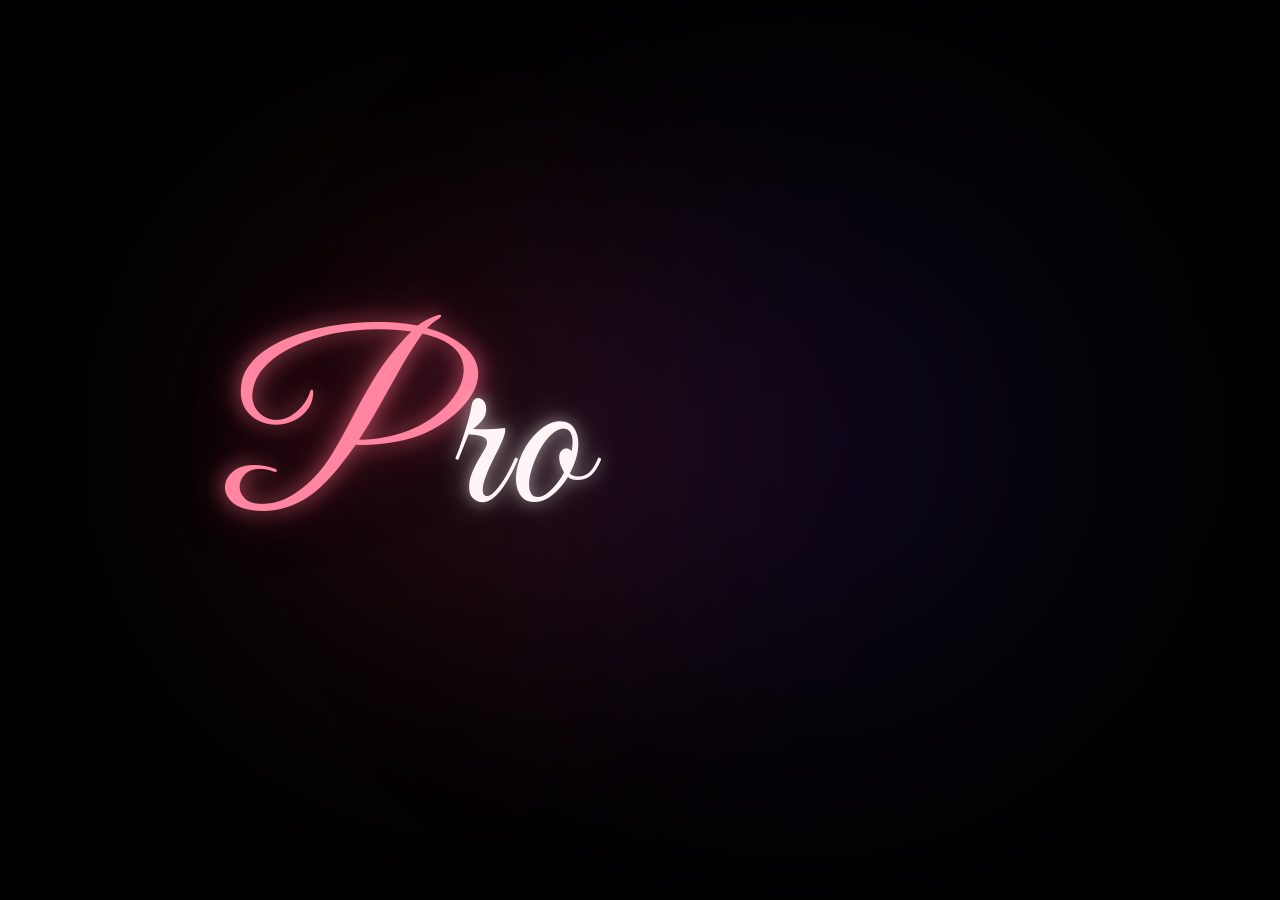
<file: pages/notes.html>
<!DOCTYPE html>
<html lang="en">
<head>
  <meta charset="UTF-8">
  <script>
    (function() {
      const theme = localStorage.getItem('theme') || 'dark';
      if (theme === 'dark') {
        document.documentElement.className = 'dark-theme';
        document.addEventListener('DOMContentLoaded', () => {
          document.body.classList.remove('light-mode');
          document.body.classList.add('dark-mode');
        });
      } else {
        document.documentElement.className = 'light-theme';
        document.addEventListener('DOMContentLoaded', () => {
          document.body.classList.add('light-mode');
          document.body.classList.remove('dark-mode');
        });
      }
    })();
  </script>
  <meta name="viewport" content="width=device-width, initial-scale=1.0">
  <title>Notes — Proxy</title>
  <meta name="description" content="Premium curated notes for IPU students.">
  <link rel="stylesheet" href="../css/design-system.css?v=3">
  <style>
    /* Hide mobile menu overlay on desktop viewports */
    @media (min-width: 769px) {
      .mobile-menu-overlay {
        display: none !important;
      }
    }

    .notes-hero {
      padding: calc(var(--navbar-height) + var(--space-4xl)) 0 var(--space-3xl);
      text-align: center;
    }
    .notes-hero h1 {
      font-size: var(--font-size-5xl);
      font-weight: 700;
      letter-spacing: -0.03em;
      margin-bottom: var(--space-md);
    }
    .notes-hero p {
      font-size: var(--font-size-lg);
      color: var(--text-secondary);
      max-width: 580px;
      margin: 0 auto;
    }
    
    .notes-filter-bar {
      max-width: 1300px;
      margin: 0 auto var(--space-4xl);
      padding: 0 6%;
      display: flex;
      gap: var(--space-md);
      justify-content: center;
      flex-wrap: wrap;
    }
    
    .filter-btn {
      padding: 0.6rem 1.2rem;
      border-radius: 20px;
      border: 1px solid rgba(255, 255, 255, 0.06);
      background: var(--glass-bg);
      backdrop-filter: blur(var(--glass-blur));
      font-family: inherit;
      font-size: var(--font-size-sm);
      font-weight: 500;
      color: var(--text-secondary);
      cursor: pointer;
      transition: all 0.2s ease;
    }
    
    .filter-btn:hover {
      background: rgba(124, 58, 237, 0.04);
      color: var(--text-primary);
    }
    
    .filter-btn.active {
      background: var(--accent);
      color: white;
      border-color: var(--accent);
      box-shadow: 0 4px 12px rgba(124, 58, 237, 0.2);
    }

    /* Toast animation styles */
    @keyframes spin {
      to { transform: rotate(360deg); }
    }
    @keyframes slideUp {
      from { transform: translateY(50px); opacity: 0; }
      to { transform: translateY(0); opacity: 1; }
    }
    @keyframes slideDown {
      from { transform: translateY(0); opacity: 1; }
      to { transform: translateY(50px); opacity: 0; }
    }

    /* Mobile */
    @media (max-width: 768px) {
      .notes-hero {
        padding: calc(var(--navbar-height) + var(--space-3xl)) 1.25rem var(--space-2xl);
      }

      .notes-filter-bar {
        padding: 0 1.25rem;
        margin-bottom: var(--space-3xl);
        justify-content: flex-start;
        gap: 0.5rem;
        overflow-x: auto;
        flex-wrap: nowrap;
        scrollbar-width: none;
      }

      .notes-filter-bar::-webkit-scrollbar { display: none; }

      .filter-btn {
        white-space: nowrap;
        flex-shrink: 0;
      }
    }
  </style>
</head>
<body class="light-mode">
  <div class="page-content">
    <div class="notes-hero">
      <h1>Premium <span class="gradient-text">Notes</span></h1>
      <p>Your ultimate repository for high-quality, beautifully formatted notes tailored for IPU syllabus.</p>
    </div>
    
    <div class="notes-filter-bar">
      <!-- Dynamic Filter Buttons Populated via JS -->
      <button class="filter-btn active">All Subjects</button>
    </div>

    <!-- Notes Shelf Dynamic View -->
    <div class="notes-shelf-container" style="max-width: 1300px; margin-bottom: var(--space-5xl);">
      <!-- Shelves and Notebooks will be populated dynamically -->
    </div>
  </div>

  <script src="../js/supabase.js"></script>
  <script src="../js/shared.js?v=5"></script>
  <script src="../js/syllabus-engine.js"></script>
  <script>
    document.addEventListener('DOMContentLoaded', async () => {
      ProxyUI.injectNavbar('Notes');
      ProxyUI.injectBackgroundGlows();

      // Read query parameters or fall back to localStorage
      const urlParams = new URLSearchParams(window.location.search);
      const branch = urlParams.get('branch') || localStorage.getItem('selectedBranch') || 'CSE';
      const sem = parseInt(urlParams.get('sem') || localStorage.getItem('selectedSem') || '1');
      const targetSubjectCode = urlParams.get('subject');

      // Update Sub-heading description
      const heroSub = document.querySelector('.notes-hero p');
      if (heroSub) {
        heroSub.innerHTML = `Curated premium notes for GGSIPU <strong>${branch}</strong> Branch, <strong>Semester ${sem}</strong>. Click any notebook to download.`;
      }

      // Fetch subjects data from shared database
      const data = getSyllabusData(branch, sem);
      if (!data) return;

      // ── Supabase Init & Query ──
      const SUPABASE_URL = 'https://iynmupzkeevjwjcgajxs.supabase.co';
      const SUPABASE_ANON_KEY = 'eyJhbGciOiJIUzI1NiIsInR5cCI6IkpXVCJ9.eyJpc3MiOiJzdXBhYmFzZSIsInJlZiI6Iml5bm11cHprZWV2andqY2dhanhzIiwicm9sZSI6ImFub24iLCJpYXQiOjE3ODM3NDY3NTMsImV4cCI6MjA5OTMyMjc1M30.JBqi4ZsbDhFb8Ic9BimXoCf0zCJbpc12XVkG-sydyFc';
      const db = supabase.createClient(SUPABASE_URL, SUPABASE_ANON_KEY);
      
      let dbNotes = [];
      try {
        const branchesToQuery = (sem === 1 || sem === 2) ? (branch === 'CSE' ? ['CSE'] : [branch, 'CSE']) : [branch];
        const { data: resData, error } = await db
          .from('resources')
          .select('*')
          .in('branch', branchesToQuery)
          .eq('resource_type', 'notes')
          .in('status', ['approved', 'pending'])
          .order('upload_date', { ascending: false });
        if (!error && resData) {
          dbNotes = resData;
        }
      } catch (e) {
        console.error('Failed to load resources from Supabase:', e);
      }

      const filterBar = document.querySelector('.notes-filter-bar');
      const shelfContainer = document.querySelector('.notes-shelf-container');

      if (filterBar && shelfContainer) {
        // Clear static placeholder filters
        filterBar.innerHTML = '';
        shelfContainer.innerHTML = '';

        // Add "All Subjects" button
        const allBtn = document.createElement('button');
        allBtn.className = `filter-btn ${!targetSubjectCode ? 'active' : ''}`;
        allBtn.innerText = 'All Subjects';
        allBtn.addEventListener('click', () => {
          document.querySelectorAll('.filter-btn').forEach(b => b.classList.remove('active'));
          allBtn.classList.add('active');
          renderShelf(data.subjects);
        });
        filterBar.appendChild(allBtn);

        // Add specific subject buttons
        data.subjects.forEach(subject => {
          const subBtn = document.createElement('button');
          subBtn.className = `filter-btn ${targetSubjectCode === subject.code ? 'active' : ''}`;
          subBtn.innerText = subject.title;
          subBtn.addEventListener('click', () => {
            document.querySelectorAll('.filter-btn').forEach(b => b.classList.remove('active'));
            subBtn.classList.add('active');
            renderShelf([subject]);
          });
          filterBar.appendChild(subBtn);
        });

        // Initialize Shelf Render based on query params
        if (targetSubjectCode) {
          const selectedSub = data.subjects.find(s => s.code === targetSubjectCode);
          if (selectedSub) {
            renderShelf([selectedSub]);
          } else {
            renderShelf(data.subjects);
          }
        } else {
          renderShelf(data.subjects);
        }
      }

      function normalizeSubjectName(name) {
        if (!name) return '';
        let str = name.toLowerCase();
        
        str = str.replace(/\b1\b/g, 'i')
                 .replace(/\b2\b/g, 'ii')
                 .replace(/\b3\b/g, 'iii')
                 .replace(/\b4\b/g, 'iv')
                 .replace(/\b-i\b/g, 'i')
                 .replace(/\b-ii\b/g, 'ii')
                 .replace(/\b-iii\b/g, 'iii')
                 .replace(/\b-iv\b/g, 'iv');

        if (str.includes('electrical') || str.includes('electronics') || str.includes('es-1') || str.includes('es 1') || str.includes('es-2') || str.includes('es 2') || str.includes('bee')) {
          if (str.includes('ii') || str.includes('2')) return 'electricalscience2';
          return 'electricalscience';
        }
        if (str.includes('math') || str.includes('am-1') || str.includes('am-2') || str.includes('am1') || str.includes('am2')) {
          if (str.includes('ii') || str.includes('2')) return 'maths2';
          return 'maths1';
        }
        if (str.includes('physics') || str.includes('ap-1') || str.includes('ap-2') || str.includes('ap1') || str.includes('ap2')) {
          if (str.includes('ii') || str.includes('2')) return 'physics2';
          return 'physics1';
        }
        if (str.includes('chemistry') || str.includes('ac-1') || str.includes('ac-2') || str.includes('ac1') || str.includes('ac2')) {
          if (str.includes('ii') || str.includes('2')) return 'chemistry2';
          return 'chemistry1';
        }
        if (str.includes('comm') || str.includes('cs-102') || str.includes('communication')) {
          return 'communicationskills';
        }
        if (str.includes('evs') || str.includes('environ')) {
          return 'environmentalscience';
        }
        if (str.includes('manu') || str.includes('manufacturing') || str.includes('workshop')) {
          return 'manufacturingprocesses';
        }
        if (str.includes('prog') || str.includes('c++') || str.includes('programming in c')) {
          return 'programmingc';
        }
        if (str.includes('computational') || str.includes('cm_')) {
          return 'computationalmethods';
        }
        if (str.includes('algorithm') || str.includes('ada')) {
          return 'algorithmdesign';
        }

        return str.replace(/[^a-z0-9]/g, '')
                  .replace(/applied/g, '')
                  .replace(/basic/g, '')
                  .replace(/science/g, '')
                  .replace(/engineering/g, '');
      }

      function renderShelf(subjects) {
        shelfContainer.innerHTML = '';

        // Group subjects in rows of 2 subjects
        const subjectsPerRow = 2;
        const colors = ['purple', 'blue', 'teal', 'rose'];

        for (let i = 0; i < subjects.length; i += subjectsPerRow) {
          const rowSubjects = subjects.slice(i, i + subjectsPerRow);
          const rowDiv = document.createElement('div');
          rowDiv.className = 'shelf-row';
          if (i > 0) rowDiv.style.marginTop = '4rem';

          rowSubjects.forEach((sub, subIdx) => {
            const color = colors[(i + subIdx) % colors.length];

            // Render 4 units as separate notebooks
            sub.units.forEach((unit, unitIdx) => {
              // Alternating heights and rotations for a realistic "shelf" feel
              const heights = [250, 225, 245, 235];
              const height = heights[unitIdx % heights.length];
              const rotation = (unitIdx % 2 === 0) ? `rotate(${-unitIdx - 2}deg)` : `rotate(${unitIdx + 2}deg)`;

              const notebook = document.createElement('div');
              notebook.className = `notebook notebook--${color}`;
              notebook.style.height = `${height}px`;
              notebook.style.transform = rotation;
              notebook.style.transformOrigin = 'bottom center';

              // Match with Supabase note uploads
              const matchingNote = dbNotes.find(note => {
                const noteSubject = normalizeSubjectName(note.subject);
                const currentSubject = normalizeSubjectName(sub.title);
                if (noteSubject !== currentSubject) return false;

                // Explicit unit check if specified
                const noteUnitStr = note.unit ? String(note.unit).toLowerCase().trim() : '';
                if (noteUnitStr) {
                  if (noteUnitStr === 'all') return true;
                  if ((noteUnitStr === '1' || noteUnitStr === 'unit 1' || noteUnitStr === 'unit i') && unitIdx === 0) return true;
                  if ((noteUnitStr === '2' || noteUnitStr === 'unit 2' || noteUnitStr === 'unit ii') && unitIdx === 1) return true;
                  if ((noteUnitStr === '3' || noteUnitStr === 'unit 3' || noteUnitStr === 'unit iii') && unitIdx === 2) return true;
                  if ((noteUnitStr === '4' || noteUnitStr === 'unit 4' || noteUnitStr === 'unit iv') && unitIdx === 3) return true;
                  if (parseInt(noteUnitStr) - 1 === unitIdx) return true;
                  return false;
                }

                // Fallback for legacy notes without unit property (inspect title/desc)
                const noteTitle = (note.title || '').toLowerCase();
                const noteDesc = (note.description || '').toLowerCase();

                const hasUnit1 = noteTitle.includes('unit 1') || noteTitle.includes('unit i') || noteTitle.includes('u1') || noteTitle.includes('unit1');
                const hasUnit2 = noteTitle.includes('unit 2') || noteTitle.includes('unit ii') || noteTitle.includes('u2') || noteTitle.includes('unit2');
                const hasUnit3 = noteTitle.includes('unit 3') || noteTitle.includes('unit iii') || noteTitle.includes('u3') || noteTitle.includes('unit3');
                const hasUnit4 = noteTitle.includes('unit 4') || noteTitle.includes('unit iv') || noteTitle.includes('u4') || noteTitle.includes('unit4');

                const specifiesAnyUnit = hasUnit1 || hasUnit2 || hasUnit3 || hasUnit4;

                if (specifiesAnyUnit) {
                  if (unitIdx === 0 && hasUnit1) return true;
                  if (unitIdx === 1 && hasUnit2) return true;
                  if (unitIdx === 2 && hasUnit3) return true;
                  if (unitIdx === 3 && hasUnit4) return true;
                  return false;
                } else {
                  // Fallback: If it doesn't specify any unit, match it to Unit I by default
                  return unitIdx === 0;
                }
              });

              if (matchingNote) {
                notebook.dataset.fileUrl = matchingNote.file_url;
                notebook.classList.add('has-resource');
                notebook.style.boxShadow = '0 0 18px rgba(16, 185, 129, 0.45)';
                notebook.style.border = '1px solid rgba(16, 185, 129, 0.5)';
              }

              notebook.innerHTML = `
                <div class="notebook-spine" style="padding: 1rem 0.4rem;">
                  <span class="spine-badge">${unit.num}</span>
                  ${matchingNote ? '<span class="spine-real-badge" style="background: #10b981; color: white; padding: 2px 4px; border-radius: 4px; font-size: 0.55rem; font-weight: 800; text-align: center; text-transform: uppercase; letter-spacing: 0.05em; margin: 4px 0; box-shadow: 0 0 6px rgba(16, 185, 129, 0.5);">Real</span>' : ''}
                  <span class="spine-title">${sub.title}</span>
                  <span class="spine-code">${sub.code}</span>
                  ${matchingNote ? '<div class="spine-verified-dot" title="Verified Uploaded Resource" style="width: 8px; height: 8px; background: #10b981; border-radius: 50%; margin: 8px auto 0; box-shadow: 0 0 8px #10b981;"></div>' : ''}
                </div>
              `;

              // Click to show premium toast and trigger download
              notebook.addEventListener('click', () => {
                showDownloadAnimation(sub.title, unit.num, unit.topics, notebook.dataset.fileUrl);
              });

              rowDiv.appendChild(notebook);
            });

            // Add spacer between different subjects on the shelf
            if (subIdx < rowSubjects.length - 1) {
              const spacer = document.createElement('div');
              spacer.style.flexGrow = '1';
              rowDiv.appendChild(spacer);
            }
          });

          shelfContainer.appendChild(rowDiv);
        }
      }

      function showDownloadAnimation(subjectTitle, unitNum, topics, fileUrl) {
        // Remove existing toast if present
        const oldToast = document.getElementById('pdfToast');
        if (oldToast) oldToast.remove();

        const toast = document.createElement('div');
        toast.id = 'pdfToast';
        toast.style.position = 'fixed';
        toast.style.bottom = '30px';
        toast.style.right = '30px';
        toast.style.background = 'var(--card-bg)';
        toast.style.border = '1px solid var(--accent)';
        toast.style.borderRadius = '16px';
        toast.style.padding = '1.5rem 2rem';
        toast.style.boxShadow = '0 20px 40px rgba(0,0,0,0.35)';
        toast.style.zIndex = '1000';
        toast.style.display = 'flex';
        toast.style.flexDirection = 'column';
        toast.style.gap = '0.5rem';
        toast.style.maxWidth = '380px';
        toast.style.backdropFilter = 'blur(12px)';
        toast.style.animation = 'slideUp 0.4s cubic-bezier(0.16, 1, 0.3, 1)';

        toast.innerHTML = `
          <div style="display:flex; align-items:center; gap: 0.75rem;">
            <div style="width:18px; height:18px; border:2px solid var(--accent); border-top-color:transparent; border-radius:50%; animation:spin 0.8s linear infinite;"></div>
            <strong style="color:var(--text-primary); font-size:1rem;">Preparing PDF Download...</strong>
          </div>
          <span style="color:var(--text-secondary); font-size:0.85rem; font-weight:600;">${subjectTitle} — ${unitNum}</span>
          <span style="color:var(--text-muted); font-size:0.75rem; display:block; margin-top:0.25rem;">Topics: ${topics.substring(0, 80)}...</span>
        `;

        document.body.appendChild(toast);

        // Simulate file compilation and download completion
        setTimeout(() => {
          toast.innerHTML = `
            <div style="display:flex; align-items:center; gap: 0.75rem;">
              <span style="color:#10b981; font-weight:bold; font-size:1.2rem;">✓</span>
              <strong style="color:var(--text-primary); font-size:1rem;">Download Started!</strong>
            </div>
            <span style="color:var(--text-secondary); font-size:0.85rem;">Saved file: ${subjectTitle.replace(/\s+/g, '_')}_${unitNum.replace(/\s+/g, '')}.pdf</span>
          `;
          
          if (fileUrl) {
            window.open(fileUrl, '_blank');
          }

          setTimeout(() => {
            toast.style.animation = 'slideDown 0.4s ease forwards';
            setTimeout(() => toast.remove(), 400);
          }, 3500);
        }, 1800);
      }
    });
  </script>
</body>
</html>
</file>
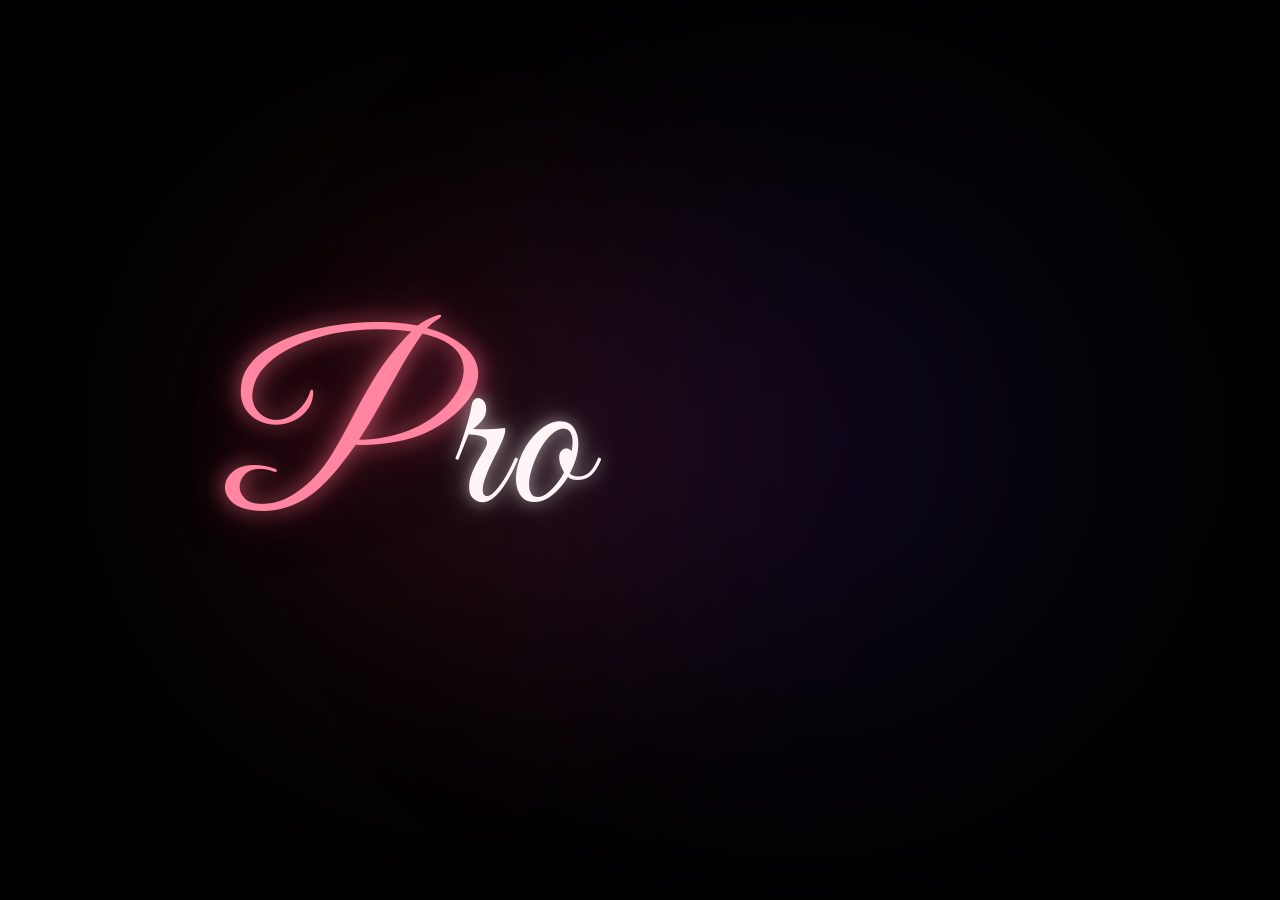
<file: pages/pyqs.html>
<!DOCTYPE html>
<html lang="en">
<head>
  <meta charset="UTF-8">
  <script>
    (function() {
      const theme = localStorage.getItem('theme') || 'dark';
      if (theme === 'dark') {
        document.documentElement.className = 'dark-theme';
        document.addEventListener('DOMContentLoaded', () => {
          document.body.classList.remove('light-mode');
          document.body.classList.add('dark-mode');
        });
      } else {
        document.documentElement.className = 'light-theme';
        document.addEventListener('DOMContentLoaded', () => {
          document.body.classList.add('light-mode');
          document.body.classList.remove('dark-mode');
        });
      }
    })();
  </script>
  <meta name="viewport" content="width=device-width, initial-scale=1.0">
  <title>PYQs — Proxy</title>
  <meta name="description" content="Previous Year Question papers for IPU students.">
  <link rel="stylesheet" href="../css/design-system.css?v=3">
  <style>
    /* Hide mobile menu overlay on desktop viewports */
    @media (min-width: 769px) {
      .mobile-menu-overlay {
        display: none !important;
      }
    }

    .pyqs-hero {
      padding: calc(var(--navbar-height) + var(--space-4xl)) 0 var(--space-3xl);
      text-align: center;
    }
    .pyqs-hero h1 {
      font-size: var(--font-size-5xl);
      font-weight: 700;
      letter-spacing: -0.03em;
      margin-bottom: var(--space-md);
    }
    .pyqs-hero p {
      font-size: var(--font-size-lg);
      color: var(--text-secondary);
      max-width: 580px;
      margin: 0 auto;
    }
    
    .pyqs-filter-bar {
      max-width: 1300px;
      margin: 0 auto var(--space-4xl);
      padding: 0 6%;
      display: flex;
      gap: var(--space-md);
      justify-content: center;
      flex-wrap: wrap;
    }
    
    .filter-select {
      padding: 0.6rem 1.2rem;
      border-radius: 20px;
      border: 1px solid rgba(255, 255, 255, 0.06);
      background: var(--glass-bg);
      backdrop-filter: blur(var(--glass-blur));
      font-family: inherit;
      font-size: var(--font-size-sm);
      font-weight: 500;
      color: var(--text-primary);
      cursor: pointer;
      outline: none;
      -webkit-appearance: none;
      appearance: none;
    }
    
    .filter-select:hover {
      border-color: rgba(124, 58, 237, 0.3);
    }

    /* Animations for download toasts */
    @keyframes spin {
      to { transform: rotate(360deg); }
    }
    @keyframes slideUp {
      from { transform: translateY(50px); opacity: 0; }
      to { transform: translateY(0); opacity: 1; }
    }
    @keyframes slideDown {
      from { transform: translateY(0); opacity: 1; }
      to { transform: translateY(50px); opacity: 0; }
    }

    /* Mobile */
    @media (max-width: 768px) {
      .pyqs-hero {
        padding: calc(var(--navbar-height) + var(--space-3xl)) 1.25rem var(--space-2xl);
      }

      .pyqs-filter-bar {
        padding: 0 1.25rem;
        flex-direction: column;
        align-items: stretch;
        gap: 0.75rem;
        margin-bottom: var(--space-3xl);
      }

      .filter-select {
        width: 100%;
        padding: 0.75rem 1rem;
        border-radius: 12px;
        font-size: 1rem;
      }
    }
  </style>
</head>
<body class="light-mode">
  <div class="page-content">
    <div class="pyqs-hero">
      <h1>Previous Year <span class="gradient-text">Papers</span></h1>
      <p>Real GGSIPU exam papers, beautifully formatted and ready for practice.</p>
    </div>
    
    <div class="pyqs-filter-bar">
      <!-- Select filters populated dynamically via JS -->
      <select class="filter-select" id="subjectFilter">
        <option value="all">All Subjects</option>
      </select>
      <select class="filter-select" id="yearFilter">
        <option value="all">All Years</option>
        <option value="2025">2025</option>
        <option value="2024">2024</option>
        <option value="2023">2023</option>
        <option value="2022">2022</option>
      </select>
      <select class="filter-select" id="typeFilter">
        <option value="all">All Exams</option>
        <option value="end">End Term Examination</option>
        <option value="mid">Mid Term Examination</option>
      </select>
    </div>

    <!-- Paper Container Dynamic View -->
    <div class="pyq-container" id="pyqContainer" style="margin-bottom: var(--space-5xl);">
      <!-- Question papers populated dynamically -->
    </div>
  </div>

  <script src="../js/supabase.js"></script>
  <script src="../js/shared.js?v=5"></script>
  <script src="../js/syllabus-engine.js"></script>
  <script>
    document.addEventListener('DOMContentLoaded', async () => {
      ProxyUI.injectNavbar('PYQs');
      ProxyUI.injectBackgroundGlows();

      // Read query parameters
      const urlParams = new URLSearchParams(window.location.search);
      const branch = urlParams.get('branch') || localStorage.getItem('selectedBranch') || 'CSE';
      const sem = parseInt(urlParams.get('sem') || localStorage.getItem('selectedSem') || '1');
      const targetSubjectCode = urlParams.get('subject');

      // Update Sub-heading
      const heroSub = document.querySelector('.pyqs-hero p');
      if (heroSub) {
        heroSub.innerHTML = `Real GGSIPU exam papers for <strong>${branch}</strong> Branch, <strong>Semester ${sem}</strong>. Click any paper stack to download.`;
      }

      // Fetch subjects data
      const data = getSyllabusData(branch, sem);
      if (!data) return;

      // ── Supabase Init & Query ──
      const SUPABASE_URL = 'https://iynmupzkeevjwjcgajxs.supabase.co';
      const SUPABASE_ANON_KEY = 'eyJhbGciOiJIUzI1NiIsInR5cCI6IkpXVCJ9.eyJpc3MiOiJzdXBhYmFzZSIsInJlZiI6Iml5bm11cHprZWV2andqY2dhanhzIiwicm9sZSI6ImFub24iLCJpYXQiOjE3ODM3NDY3NTMsImV4cCI6MjA5OTMyMjc1M30.JBqi4ZsbDhFb8Ic9BimXoCf0zCJbpc12XVkG-sydyFc';
      const db = supabase.createClient(SUPABASE_URL, SUPABASE_ANON_KEY);

      let dbPyqs = [];
      try {
        const branchesToQuery = (sem === 1 || sem === 2) ? (branch === 'CSE' ? ['CSE'] : [branch, 'CSE']) : [branch];
        const { data: resData, error } = await db
          .from('resources')
          .select('*')
          .in('branch', branchesToQuery)
          .eq('resource_type', 'pyqs')
          .in('status', ['approved', 'pending'])
          .order('upload_date', { ascending: false });
        if (!error && resData) {
          dbPyqs = resData;
        }
      } catch (e) {
        console.error('Failed to load resources from Supabase:', e);
      }

      const subjectFilter = document.getElementById('subjectFilter');
      const yearFilter = document.getElementById('yearFilter');
      const typeFilter = document.getElementById('typeFilter');
      const pyqContainer = document.getElementById('pyqContainer');

      if (subjectFilter && pyqContainer) {
        // Populate subject options dynamically
        data.subjects.forEach(sub => {
          const opt = document.createElement('option');
          opt.value = sub.code;
          opt.innerText = sub.title;
          if (targetSubjectCode === sub.code) {
            opt.selected = true;
          }
          subjectFilter.appendChild(opt);
        });

        if (targetSubjectCode) {
          subjectFilter.value = targetSubjectCode;
        }

        // Set up filters
        const runFilters = () => {
          const selSubCode = subjectFilter.value;
          const selYear = yearFilter.value;
          const selType = typeFilter.value;

          let filteredSubjects = data.subjects;
          if (selSubCode !== 'all') {
            filteredSubjects = data.subjects.filter(s => s.code === selSubCode);
          }

          renderPapers(filteredSubjects, selYear, selType);
        };

        subjectFilter.addEventListener('change', runFilters);
        yearFilter.addEventListener('change', runFilters);
        typeFilter.addEventListener('change', runFilters);

        // Initial render
        runFilters();
      }

      function normalizeSubjectName(name) {
        if (!name) return '';
        let str = name.toLowerCase();
        
        str = str.replace(/\b1\b/g, 'i')
                 .replace(/\b2\b/g, 'ii')
                 .replace(/\b3\b/g, 'iii')
                 .replace(/\b4\b/g, 'iv')
                 .replace(/\b-i\b/g, 'i')
                 .replace(/\b-ii\b/g, 'ii')
                 .replace(/\b-iii\b/g, 'iii')
                 .replace(/\b-iv\b/g, 'iv');

        if (str.includes('electrical') || str.includes('electronics') || str.includes('es-1') || str.includes('es 1') || str.includes('es-2') || str.includes('es 2') || str.includes('bee')) {
          if (str.includes('ii') || str.includes('2')) return 'electricalscience2';
          return 'electricalscience';
        }
        if (str.includes('math') || str.includes('am-1') || str.includes('am-2') || str.includes('am1') || str.includes('am2')) {
          if (str.includes('ii') || str.includes('2')) return 'maths2';
          return 'maths1';
        }
        if (str.includes('physics') || str.includes('ap-1') || str.includes('ap-2') || str.includes('ap1') || str.includes('ap2')) {
          if (str.includes('ii') || str.includes('2')) return 'physics2';
          return 'physics1';
        }
        if (str.includes('chemistry') || str.includes('ac-1') || str.includes('ac-2') || str.includes('ac1') || str.includes('ac2')) {
          if (str.includes('ii') || str.includes('2')) return 'chemistry2';
          return 'chemistry1';
        }
        if (str.includes('comm') || str.includes('cs-102') || str.includes('communication')) {
          return 'communicationskills';
        }
        if (str.includes('evs') || str.includes('environ')) {
          return 'environmentalscience';
        }
        if (str.includes('manu') || str.includes('manufacturing') || str.includes('workshop')) {
          return 'manufacturingprocesses';
        }
        if (str.includes('prog') || str.includes('c++') || str.includes('programming in c')) {
          return 'programmingc';
        }
        if (str.includes('computational') || str.includes('cm_')) {
          return 'computationalmethods';
        }
        if (str.includes('algorithm') || str.includes('ada')) {
          return 'algorithmdesign';
        }

        return str.replace(/[^a-z0-9]/g, '')
                  .replace(/applied/g, '')
                  .replace(/basic/g, '')
                  .replace(/science/g, '')
                  .replace(/engineering/g, '');
      }

      function renderPapers(subjects, yearFilterVal, typeFilterVal) {
        pyqContainer.innerHTML = '';

        const years = ['2026', '2025', '2024', '2023', '2022'];
        const types = ['End Term Examination', 'Mid Term Examination'];

        // Exclude Engineering Graphics from PYQ cards
        const pyqSubjects = subjects.filter(sub => sub.title.toLowerCase() !== 'engineering graphics');
        pyqSubjects.forEach(sub => {
          years.forEach(year => {
            if (yearFilterVal !== 'all' && yearFilterVal !== year) return;

            types.forEach(type => {
              const typeCode = type.toLowerCase().includes('end') ? 'end' : 'mid';
              if (typeFilterVal !== 'all' && typeFilterVal !== typeCode) return;

              // Generate custom question details from subject topics
              const u1 = sub.units[0] ? sub.units[0].topics.split(',')[0] : 'core concepts';
              const u2 = sub.units[1] ? sub.units[1].topics.split(',')[0] : 'principles';
              const u3 = sub.units[2] ? sub.units[2].topics.split(',')[0] : 'advanced details';

              // Match with Supabase PYQ uploads
              const matchingPyq = dbPyqs.find(pyq => {
                const pyqSubject = normalizeSubjectName(pyq.subject);
                const currentSubject = normalizeSubjectName(sub.title);
                if (pyqSubject !== currentSubject) return false;

                const pyqYearStr = String(pyq.year || '');
                const targetYearStr = String(year);
                if (pyqYearStr && pyqYearStr !== targetYearStr && !(pyq.title || '').includes(targetYearStr)) return false;

                const pyqTitle = (pyq.title || '').toLowerCase();
                const pyqDesc = (pyq.description || '').toLowerCase();
                
                if (typeCode === 'end') {
                  return pyqTitle.includes('end') || pyqTitle.includes('major') || pyqTitle.includes('final') || 
                         (!pyqTitle.includes('mid') && !pyqTitle.includes('minor') && !pyqTitle.includes('sessional'));
                } else {
                  return pyqTitle.includes('mid') || pyqTitle.includes('minor') || pyqTitle.includes('sessional');
                }
              });

              const paper = document.createElement('div');
              paper.className = 'paper-stack';
              if (matchingPyq) {
                paper.dataset.fileUrl = matchingPyq.file_url;
                paper.classList.add('has-resource');
              }

              paper.innerHTML = `
                <div class="paper-sheet paper-sheet--bottom"></div>
                <div class="paper-sheet paper-sheet--middle"></div>
                <div class="paper-sheet paper-sheet--top">
                  <span class="paper-badge" style="${matchingPyq ? 'background: #10b981; box-shadow: 0 0 10px rgba(16, 185, 129, 0.4);' : ''}">${year} ${matchingPyq ? '• Real' : ''}</span>
                  <div class="paper-header">
                    <div class="paper-title">${type}</div>
                    <div class="paper-meta"><span>${sub.title}</span><span>Sem ${getSemOrdinal(sem)}</span></div>
                  </div>
                  <div class="paper-body">
                    <div style="font-weight: bold; margin-bottom: 8px;">Q1. Attempt all parts:</div>
                    <div style="font-size: 0.8rem; line-height: 1.4; color: var(--text-secondary); margin-bottom: 8px;">
                      (a) Define ${u1.substring(0, 40)}. (5 Marks)<br>
                      (b) Explain the details of ${u2.substring(0, 45)}? (5 Marks)
                    </div>
                    <br>
                    <div style="font-weight: bold; margin-bottom: 8px;">Q2. Write short notes on:</div>
                    <div style="font-size: 0.8rem; line-height: 1.4; color: var(--text-secondary);">
                      Analyze the characteristics, models, and design patterns of ${u3.substring(0, 55)}. (15 Marks)
                    </div>
                  </div>
                </div>
              `;

              // Show toast animation on click
              paper.addEventListener('click', () => {
                showDownloadAnimation(sub.title, year, type, paper.dataset.fileUrl);
              });

              pyqContainer.appendChild(paper);
            });
          });
        });

        // Show empty state if no papers matched
        if (pyqContainer.children.length === 0) {
          pyqContainer.innerHTML = `
            <div style="grid-column: 1/-1; text-align: center; padding: 3rem; color: var(--text-muted);">
              <h3>No papers found matching the selected filters.</h3>
              <p>Try resetting the filters or choosing another branch/semester.</p>
            </div>
          `;
        }
      }

      function getSemOrdinal(s) {
        if (s === 1) return 'I';
        if (s === 2) return 'II';
        if (s === 3) return 'III';
        if (s === 4) return 'IV';
        if (s === 5) return 'V';
        if (s === 6) return 'VI';
        if (s === 7) return 'VII';
        return 'VIII';
      }

      function showDownloadAnimation(subjectTitle, year, type, fileUrl) {
        // Remove existing toast if present
        const oldToast = document.getElementById('pdfToast');
        if (oldToast) oldToast.remove();

        const toast = document.createElement('div');
        toast.id = 'pdfToast';
        toast.style.position = 'fixed';
        toast.style.bottom = '30px';
        toast.style.right = '30px';
        toast.style.background = 'var(--card-bg)';
        toast.style.border = '1px solid var(--accent)';
        toast.style.borderRadius = '16px';
        toast.style.padding = '1.5rem 2rem';
        toast.style.boxShadow = '0 20px 40px rgba(0,0,0,0.35)';
        toast.style.zIndex = '1000';
        toast.style.display = 'flex';
        toast.style.flexDirection = 'column';
        toast.style.gap = '0.5rem';
        toast.style.maxWidth = '380px';
        toast.style.backdropFilter = 'blur(12px)';
        toast.style.animation = 'slideUp 0.4s cubic-bezier(0.16, 1, 0.3, 1)';

        toast.innerHTML = `
          <div style="display:flex; align-items:center; gap: 0.75rem;">
            <div style="width:18px; height:18px; border:2px solid var(--accent); border-top-color:transparent; border-radius:50%; animation:spin 0.8s linear infinite;"></div>
            <strong style="color:var(--text-primary); font-size:1rem;">Preparing PDF Download...</strong>
          </div>
          <span style="color:var(--text-secondary); font-size:0.85rem; font-weight:600;">${subjectTitle} (${year} ${type})</span>
        `;

        document.body.appendChild(toast);

        // Simulate file compilation and download completion
        setTimeout(() => {
          toast.innerHTML = `
            <div style="display:flex; align-items:center; gap: 0.75rem;">
              <span style="color:#10b981; font-weight:bold; font-size:1.2rem;">✓</span>
              <strong style="color:var(--text-primary); font-size:1rem;">Download Started!</strong>
            </div>
            <span style="color:var(--text-secondary); font-size:0.85rem;">Saved file: ${subjectTitle.replace(/\s+/g, '_')}_${year}_${type.replace(/\s+/g, '_')}.pdf</span>
          `;
          
          if (fileUrl) {
            window.open(fileUrl, '_blank');
          }

          setTimeout(() => {
            toast.style.animation = 'slideDown 0.4s ease forwards';
            setTimeout(() => toast.remove(), 400);
          }, 3500);
        }, 1800);
      }
    });
  </script>
</body>
</html>
</file>
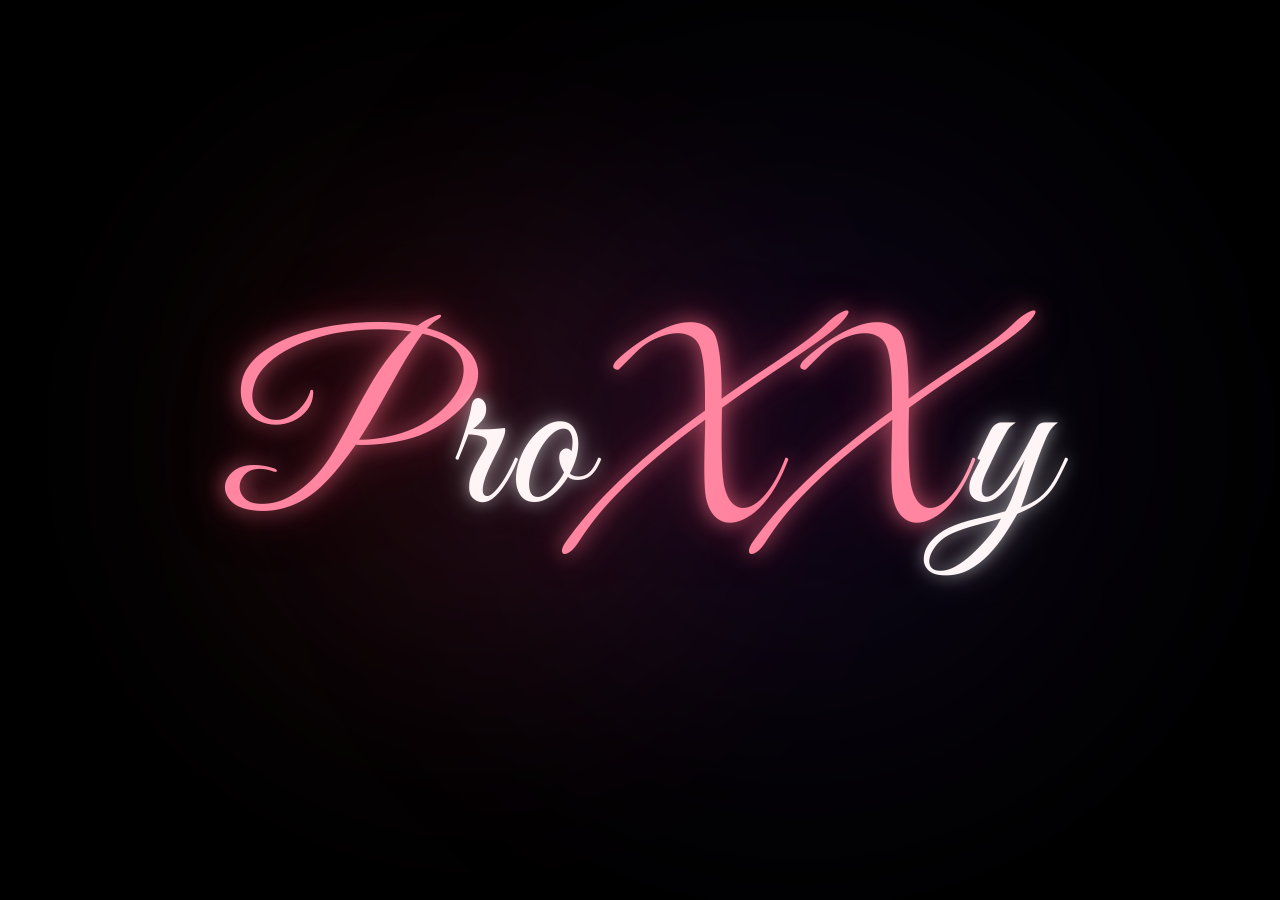
<file: pages/roadmaps.html>
<!DOCTYPE html>
<html lang="en">
<head>
  <meta charset="UTF-8">
  <script>
    (function() {
      const theme = localStorage.getItem('theme') || 'dark';
      if (theme === 'dark') {
        document.documentElement.className = 'dark-theme';
        document.addEventListener('DOMContentLoaded', () => {
          document.body.classList.remove('light-mode');
          document.body.classList.add('dark-mode');
        });
      } else {
        document.documentElement.className = 'light-theme';
        document.addEventListener('DOMContentLoaded', () => {
          document.body.classList.add('light-mode');
          document.body.classList.remove('dark-mode');
        });
      }
    })();
  </script>
  <meta name="viewport" content="width=device-width, initial-scale=1.0">
  <title>Career Tree — Proxy</title>
  <meta name="description" content="Interactive career tree for IPU students. Choose your path and grow organically.">
  <link rel="stylesheet" href="../css/design-system.css?v=3">
  <style>
    @media (min-width: 769px) { .mobile-menu-overlay { display: none !important; } }
    body, body.light-mode {
      font-family: var(--font-family-sans) !important;
      background: #0c0c14 !important; color: #e8e8ed !important;
      overflow: hidden !important; height: 100vh !important;
      -webkit-font-smoothing: antialiased;
    }
    .page-content { display: none !important; }
    :root {
      --g50:#0f1a12;--g100:#162418;--g200:#1e3420;--g300:#28542e;
      --g400:#34804a;--g500:#22c55e;--g600:#4ade80;--g700:#86efac;--g800:#bbf7d0;--g900:#dcfce7;
      --txt:#e8e8ed;--txt2:#9aaa9a;--txt3:#6b8f6b;
      --card:rgba(18,22,28,0.82);--card-b:rgba(34,197,94,0.08);
      --sh-s:0 2px 8px rgba(0,0,0,0.2),0 1px 3px rgba(0,0,0,0.25);
      --sh-m:0 4px 16px rgba(0,0,0,0.25),0 2px 6px rgba(0,0,0,0.2);
      --sh-l:0 12px 40px rgba(0,0,0,0.3),0 4px 12px rgba(0,0,0,0.2);
      --sh-p:0 20px 60px rgba(0,0,0,0.35),0 8px 20px rgba(0,0,0,0.25);
      --r-s:10px;--r-m:14px;--r-l:20px;--r-xl:24px;
      --ease:cubic-bezier(0.16,1,0.3,1);--spring:cubic-bezier(0.34,1.56,0.64,1);
    }

    /* ── BG ── */
    .tree-bg{position:fixed;inset:0;z-index:0;pointer-events:none;
      background:linear-gradient(165deg,#0c0c14 0%,#0e1210 45%,#0c0f0c 100%);}
    .tree-bg::before{content:'';position:absolute;top:-18%;left:-12%;width:68%;height:68%;
      background:radial-gradient(circle,rgba(34,197,94,.08) 0%,transparent 70%);filter:blur(90px);}
    .tree-bg::after{content:'';position:absolute;bottom:-10%;right:-8%;width:48%;height:48%;
      background:radial-gradient(circle,rgba(34,197,94,.05) 0%,transparent 60%);filter:blur(100px);}
    .spore{position:fixed;border-radius:50%;pointer-events:none;z-index:1;animation:sporeFloat linear infinite;}
    @keyframes sporeFloat{0%{transform:translateY(105vh) rotate(0deg);opacity:0}8%{opacity:.3}92%{opacity:.2}100%{transform:translateY(-8vh) rotate(360deg);opacity:0}}

    /* ── Layout ── */
    .tree-layout{position:fixed;inset:0;top:var(--navbar-height,64px);display:grid;grid-template-columns:270px 1fr;z-index:2;}

    /* ── Sidebar ── */
    .tree-sidebar{background:rgba(14,18,22,.75);backdrop-filter:blur(26px) saturate(1.5);
      border-right:1px solid rgba(34,197,94,.08);padding:1.6rem 1.1rem;
      display:flex;flex-direction:column;gap:.35rem;overflow-y:auto;}
    .tree-sidebar::-webkit-scrollbar{width:3px}
    .tree-sidebar::-webkit-scrollbar-thumb{background:rgba(34,197,94,.15);border-radius:3px}
    .sb-hd{margin-bottom:1.4rem;padding:0 .2rem}
    .sb-hd h1{font-size:1.45rem;font-weight:900;letter-spacing:-.03em;color:var(--txt)}
    .sb-hd h1 span{font-weight:400;color:var(--txt3)}
    .sb-hd p{font-size:.75rem;color:var(--txt3);margin-top:.25rem;font-weight:500}
    .sb-list{display:flex;flex-direction:column;gap:.28rem;flex:1}
    .sb-btn{display:flex;align-items:center;gap:.75rem;padding:.72rem .85rem;
      border:1.5px solid transparent;border-radius:var(--r-m);background:transparent;
      cursor:pointer;font-family:inherit;text-align:left;transition:all .3s var(--ease);position:relative}
    .sb-btn:hover{background:rgba(22,163,74,.03);border-color:rgba(21,128,61,.06)}
    .sb-btn.active{background:var(--g50);border-color:rgba(21,128,61,.13);box-shadow:var(--sh-s)}
    .sb-ico{width:38px;height:38px;border-radius:var(--r-s);display:flex;align-items:center;
      justify-content:center;font-size:1.2rem;flex-shrink:0;background:var(--g100);transition:all .3s ease}
    .sb-btn.active .sb-ico{background:var(--g700);box-shadow:0 4px 12px rgba(21,128,61,.22)}
    .sb-txt h3{font-size:.83rem;font-weight:700;color:var(--txt);line-height:1.2}
    .sb-txt p{font-size:.68rem;color:var(--txt3);font-weight:500;margin-top:1px}
    .sb-chev{margin-left:auto;width:15px;height:15px;color:var(--txt3);opacity:0;transition:opacity .2s}
    .sb-btn:hover .sb-chev,.sb-btn.active .sb-chev{opacity:1;color:var(--g600)}
    .sb-zoom{margin-top:auto;padding-top:.9rem;border-top:1px solid rgba(21,128,61,.05);
      display:flex;align-items:center;gap:.4rem}
    .z-btn{width:28px;height:28px;border-radius:7px;border:1px solid rgba(34,197,94,.12);background:rgba(18,22,28,.8);
      display:flex;align-items:center;justify-content:center;cursor:pointer;font-size:.82rem;
      color:var(--txt2);font-family:inherit;font-weight:700;transition:all .2s ease}
    .z-btn:hover{border-color:var(--g400);color:var(--g700)}
    .z-lbl{font-size:.72rem;font-weight:600;color:var(--txt3);min-width:36px;text-align:center}

    /* ── Canvas ── */
    .tree-canvas{position:relative;overflow:hidden;cursor:grab;background:transparent}
    .tree-canvas:active{cursor:grabbing}
    .canvas-world{position:absolute;width:5000px;height:3400px;transform-origin:0 0}
    .tree-svg{position:absolute;inset:0;width:100%;height:100%;pointer-events:none;z-index:1}
    .vine{fill:none;stroke:var(--g200);stroke-width:2.6;stroke-linecap:round}
    .vine.a{stroke:var(--g300);stroke-width:3;filter:drop-shadow(0 0 3px rgba(34,197,94,.12))}
    .vsub{fill:none;stroke:var(--g200);stroke-width:2;stroke-linecap:round}
    .vsub.a{stroke:var(--g300);stroke-width:2.3}
    .vp{fill:var(--g400);opacity:.55}

    /* ── Nodes ── */
    .nd{position:absolute;z-index:5;cursor:pointer}

    /* ── Hyper-Realistic Leaf Root ── */
    .nd-root{
      width:170px;height:195px;display:flex;flex-direction:column;align-items:center;justify-content:center;
      transform:translate(-50%,-50%);position:relative;animation:leafSway 6s ease-in-out infinite;
    }
    @keyframes leafSway{
      0%,100%{transform:translate(-50%,-50%) rotate(-1.5deg)}
      50%{transform:translate(-50%,-50%) rotate(1.5deg)}
    }
    .leaf-svg{position:absolute;inset:0;width:100%;height:100%;z-index:0;filter:drop-shadow(0 8px 20px rgba(21,128,61,.18)) drop-shadow(0 2px 6px rgba(21,128,61,.25));}
    .leaf-content{position:relative;z-index:2;text-align:center;display:flex;flex-direction:column;align-items:center;gap:.2rem;margin-top:-8px;}
    .leaf-ico{font-size:1.7rem;filter:drop-shadow(0 1px 2px rgba(0,0,0,.2))}
    .leaf-title{font-size:.86rem;font-weight:800;color:white;letter-spacing:-.01em;line-height:1.2;text-shadow:0 1px 3px rgba(0,0,0,.25)}
    .leaf-vein{position:absolute;inset:0;z-index:1;opacity:.18;pointer-events:none}

    /* ── Category Cards ── */
    .nd-cat{background:var(--card);backdrop-filter:blur(22px) saturate(1.6);
      border:1.5px solid var(--card-b);border-radius:var(--r-l);
      padding:.85rem 1.1rem;display:flex;align-items:center;gap:.65rem;
      box-shadow:var(--sh-s);min-width:208px;transition:all .3s var(--ease);
      user-select:none;transform:translate(-50%,-50%)}
    .nd-cat:hover{border-color:rgba(21,128,61,.18);box-shadow:var(--sh-m)}
    .nd-cat.open{border-color:rgba(34,197,94,.28);box-shadow:var(--sh-m),0 0 18px rgba(34,197,94,.08);background:rgba(18,22,28,.95)}
    .ci{width:34px;height:34px;border-radius:var(--r-s);background:var(--g100);display:flex;align-items:center;justify-content:center;font-size:1rem;flex-shrink:0}
    .nd-cat.open .ci{background:var(--g600);box-shadow:0 3px 10px rgba(21,128,61,.22)}
    .ct h4{font-size:.88rem;font-weight:700;color:var(--txt);line-height:1.2}
    .ct p{font-size:.74rem;color:var(--txt3);font-weight:500;margin-top:2px}
    .cc{margin-left:auto;width:13px;height:13px;color:var(--txt3);transition:transform .3s var(--spring),color .3s ease}
    .nd-cat.open .cc{color:var(--g600);transform:rotate(90deg)}

    /* ── Leaf Nodes ── */
    .nd-leaf{background:var(--card);backdrop-filter:blur(18px) saturate(1.4);
      border:1.5px solid rgba(21,128,61,.06);border-radius:var(--r-m);
      padding:.6rem .95rem;display:flex;align-items:center;gap:.5rem;
      box-shadow:var(--sh-s);min-width:168px;transition:all .3s var(--ease);
      user-select:none;animation:leafGrow .4s var(--spring) forwards;
      opacity:0;transform:translate(-50%,-50%) scale(.85)}
    @keyframes leafGrow{to{opacity:1;transform:translate(-50%,-50%) scale(1)}}
    .nd-leaf:hover{border-color:rgba(21,128,61,.18);box-shadow:var(--sh-m)}
    .nd-leaf.sel{border-color:var(--g500);background:rgba(15,26,18,.95)}
    .ld{width:7px;height:7px;border-radius:50%;background:var(--g300);flex-shrink:0}
    .nd-leaf.sel .ld{background:var(--g500);box-shadow:0 0 6px rgba(34,197,94,.35)}
    .nd-leaf span{font-size:.84rem;font-weight:600;color:var(--txt)}
    .lc{margin-left:auto;color:var(--txt3);opacity:0;transition:opacity .2s;width:12px;height:12px}
    .nd-leaf:hover .lc{opacity:1}

    /* ── Detail Panel ── */
    .dtl-panel{position:fixed;top:var(--navbar-height,64px);right:0;
      width:420px;height:calc(100vh - var(--navbar-height,64px));
      background:rgba(14,18,22,.92);backdrop-filter:blur(34px) saturate(1.9);
      border-left:1px solid rgba(34,197,94,.08);
      box-shadow:var(--sh-p);z-index:50;
      transform:translateX(100%);transition:transform .45s var(--ease);
      overflow-y:auto;overflow-x:hidden}
    .dtl-panel.open{transform:translateX(0)}
    .dtl-panel::-webkit-scrollbar{width:3px}
    .dtl-panel::-webkit-scrollbar-thumb{background:rgba(21,128,61,.1);border-radius:3px}
    .p-close{position:absolute;top:1rem;right:1rem;width:28px;height:28px;border-radius:50%;
      background:rgba(255,255,255,.06);border:none;display:flex;align-items:center;justify-content:center;
      cursor:pointer;font-size:.88rem;color:var(--txt2);transition:all .2s ease;z-index:5}
    .p-close:hover{background:rgba(255,255,255,.12);color:var(--txt)}
    .p-hero{background:linear-gradient(145deg,var(--g700),var(--g800));
      padding:2rem 1.6rem 1.6rem;color:white;position:relative;overflow:hidden}
    .p-hero::after{content:'';position:absolute;top:-30%;right:-18%;width:190px;height:190px;
      background:radial-gradient(circle,rgba(255,255,255,.07) 0%,transparent 70%);border-radius:50%}
    .p-hero h3{font-size:1.2rem;font-weight:800;letter-spacing:-.02em;margin-bottom:.25rem;position:relative;z-index:2}
    .p-hero p{font-size:.76rem;opacity:.8;font-weight:500;position:relative;z-index:2;line-height:1.5}
    .p-hero .sal-badge{display:inline-flex;align-items:center;gap:.4rem;margin-top:.7rem;
      background:rgba(255,255,255,.12);border:1px solid rgba(255,255,255,.2);
      border-radius:20px;padding:.25rem .75rem;font-size:.7rem;font-weight:700;position:relative;z-index:2}

    /* Video */
    .p-video{margin:1.2rem 1.4rem 0;border-radius:var(--r-m);overflow:hidden;
      position:relative;aspect-ratio:16/9;background:linear-gradient(135deg,var(--g800),var(--g900));box-shadow:var(--sh-m)}
    .p-video-inner{width:100%;height:100%;display:flex;align-items:center;justify-content:center}
    .p-video-ph{text-align:center;color:rgba(255,255,255,.3)}
    .p-video-ph .vi{font-size:1.6rem;margin-bottom:.2rem}
    .p-video-ph .vt{font-size:.68rem;font-weight:600}
    .play-btn{position:absolute;top:50%;left:50%;transform:translate(-50%,-50%);
      width:44px;height:44px;border-radius:50%;background:rgba(255,255,255,.88);
      backdrop-filter:blur(6px);display:flex;align-items:center;justify-content:center;
      box-shadow:0 4px 18px rgba(0,0,0,.14);cursor:pointer}
    .play-btn::after{content:'';width:0;height:0;
      border-left:11px solid var(--g700);border-top:7px solid transparent;border-bottom:7px solid transparent;margin-left:2px}
    .vid-cap{position:absolute;bottom:0;left:0;right:0;padding:1.8rem .85rem .65rem;
      background:linear-gradient(transparent,rgba(0,0,0,.6));color:white;font-size:.7rem;
      font-weight:600;display:flex;justify-content:space-between;align-items:flex-end}
    .vid-dur{font-size:.63rem;background:rgba(0,0,0,.35);padding:2px 5px;border-radius:3px;font-weight:700}

    /* Content */
    .p-content{padding:1.4rem 1.5rem 2.5rem}
    .p-stitle{font-size:.88rem;font-weight:800;color:var(--txt);margin-bottom:.75rem;letter-spacing:-.01em}
    .spec{display:flex;align-items:flex-start;gap:.65rem;padding:.55rem 0;border-bottom:1px solid rgba(21,128,61,.03)}
    .spec:last-child{border-bottom:none}
    .spec-i{width:20px;text-align:center;font-size:.78rem;flex-shrink:0;margin-top:1px}
    .spec-l{font-size:.76rem;font-weight:700;color:var(--txt);min-width:70px}
    .spec-v{font-size:.76rem;color:var(--txt2);font-weight:500}
    .p-sub{font-size:.8rem;font-weight:800;color:var(--txt);margin:1.3rem 0 .4rem}
    .p-text{font-size:.74rem;color:var(--txt2);line-height:1.65;font-weight:500}
    .p-steps{display:flex;flex-direction:column;gap:.45rem;margin-top:.25rem}
    .step{display:flex;gap:.6rem;align-items:flex-start}
    .step-n{width:20px;height:20px;border-radius:50%;background:var(--g600);color:white;
      font-size:.65rem;font-weight:800;display:flex;align-items:center;justify-content:center;flex-shrink:0;margin-top:.05rem}
    .step span{font-size:.74rem;color:var(--txt2);font-weight:500;line-height:1.5}
    .sal-table{width:100%;border-collapse:collapse;font-size:.73rem;margin-top:.4rem}
    .sal-table th{background:var(--g50);color:var(--g800);font-weight:700;padding:.45rem .6rem;text-align:left;font-size:.7rem}
    .sal-table td{padding:.42rem .6rem;border-bottom:1px solid rgba(21,128,61,.04);color:var(--txt2)}
    .sal-table tr:last-child td{border:none}
    .tag-row{display:flex;flex-wrap:wrap;gap:.35rem;margin-top:.35rem}
    .tag{display:inline-block;padding:.22rem .6rem;border-radius:20px;font-size:.67rem;font-weight:600;
      background:var(--g100);color:var(--g800);border:1px solid rgba(21,128,61,.08)}
    .tip-box{margin-top:1.2rem;background:var(--g50);border:1px solid rgba(21,128,61,.07);
      border-radius:var(--r-m);padding:.85rem 1rem;display:flex;gap:.65rem}
    .tip-ico{width:24px;height:24px;border-radius:50%;background:var(--g200);
      display:flex;align-items:center;justify-content:center;font-size:.72rem;flex-shrink:0}
    .tip-box h5{font-size:.76rem;font-weight:700;color:var(--txt);margin-bottom:2px}
    .tip-box p{font-size:.71rem;color:var(--txt2);line-height:1.5;font-weight:500}

    /* Botanical */
    .botan{position:fixed;bottom:0;left:270px;right:0;height:80px;pointer-events:none;z-index:3;
      display:flex;align-items:flex-end;justify-content:center;gap:2.5rem;padding-bottom:.3rem;opacity:.35}
    .bf{filter:blur(.8px) saturate(.5);opacity:.3}
    .bf:nth-child(1){font-size:2rem;transform:rotate(-12deg)}
    .bf:nth-child(2){font-size:1.7rem;transform:rotate(22deg);opacity:.2}
    .bf:nth-child(3){font-size:2.3rem;transform:rotate(-5deg);opacity:.18}

    /* Mobile adjustments for roadmaps */
    @media (max-width: 768px) {
      .tree-layout {
        grid-template-columns: 1fr;
      }
      .tree-sidebar {
        position: fixed;
        top: 0;
        left: 0;
        bottom: 0;
        width: 280px;
        height: 100vh;
        z-index: 1000;
        transform: translateX(-100%);
        transition: transform 0.3s cubic-bezier(0.16, 1, 0.3, 1);
        border-right: 1px solid rgba(21,128,61,.1);
        box-shadow: var(--sh-l);
        background: rgba(14, 18, 22, 0.98);
      }
      .tree-sidebar.open {
        transform: translateX(0);
      }
      .sidebar-overlay {
        position: fixed;
        inset: 0;
        background: rgba(0, 0, 0, 0.3);
        z-index: 999;
        opacity: 0;
        visibility: hidden;
        transition: all 0.3s ease;
      }
      .sidebar-overlay.active {
        opacity: 1;
        visibility: visible;
      }
      .mobile-menu-trigger {
        display: flex;
        align-items: center;
        gap: 0.5rem;
        position: fixed;
        bottom: 1.5rem;
        left: 50%;
        transform: translateX(-50%);
        background: var(--g700);
        color: white;
        border: none;
        border-radius: 30px;
        padding: 0.8rem 1.6rem;
        font-size: 0.82rem;
        font-weight: 700;
        box-shadow: 0 8px 24px rgba(21,128,61,0.3);
        cursor: pointer;
        z-index: 100;
        transition: transform 0.2s, background 0.2s;
      }
      .mobile-menu-trigger:active {
        transform: translate(-50%, 2px) scale(0.97);
        background: var(--g800);
      }
      .dtl-panel {
        width: 100%;
        height: 75vh;
        top: auto;
        bottom: 0;
        right: 0;
        left: 0;
        border-left: none;
        border-top: 1px solid rgba(21,128,61,.1);
        border-top-left-radius: 24px;
        border-top-right-radius: 24px;
        transform: translateY(100%);
        transition: transform 0.4s cubic-bezier(0.16, 1, 0.3, 1);
        z-index: 1005;
        background: rgba(14, 18, 22, 0.97);
        overflow-y: auto !important;
        overflow-x: hidden;
        -webkit-overflow-scrolling: touch;
      }
      .dtl-panel.open {
        transform: translateY(0);
      }
      .panel-drag-handle {
        width: 40px;
        height: 5px;
        background: rgba(255,255,255,0.1);
        border-radius: 3px;
        margin: 0.8rem auto 0;
        flex-shrink: 0;
      }
      .p-close {
        top: 0.8rem;
        right: 0.8rem;
      }
      .botan {
        left: 0;
      }
    }
  </style>
</head>
<body class="light-mode">
  <div class="tree-bg"></div>
  <div class="sidebar-overlay" id="sidebarOverlay" onclick="toggleMobileSidebar()"></div>
  <button class="mobile-menu-trigger font-mono-tech" id="mobileMenuTrigger" onclick="toggleMobileSidebar()">🗺️ Choose Path</button>

  <div class="tree-layout">
    <div class="tree-sidebar">
      <div class="sb-hd">
        <h1>Career <span>Roadmaps</span></h1>
        <p>Choose a path. Master your future.</p>
      </div>
      <div class="sb-list" id="sbList"></div>
      <div class="sb-zoom">
        <button class="z-btn" onclick="zoom(-0.1)">−</button>
        <span class="z-lbl" id="zLbl">95%</span>
        <button class="z-btn" onclick="zoom(0.1)">+</button>
        <button class="z-btn" onclick="resetPan()" style="margin-left:auto;font-size:.62rem">⟳</button>
      </div>
    </div>
    <div class="tree-canvas" id="treeCanvas">
      <div class="canvas-world" id="world">
        <svg class="tree-svg" id="svg"></svg>
      </div>
    </div>
  </div>

  <div class="dtl-panel" id="dtlPanel">
    <div class="panel-drag-handle"></div>
    <button class="p-close" onclick="closePanel()">✕</button>
    <div id="panelBody"></div>
  </div>

  <div class="botan"><span class="bf">🌿</span><span class="bf">🍃</span><span class="bf">🌱</span></div>

  <script>
    for(let i=0;i<10;i++){
      const s=document.createElement('div');s.className='spore';
      const sz=2+Math.random()*3;
      Object.assign(s.style,{width:sz+'px',height:sz+'px',left:Math.random()*100+'%',
        background:`rgba(${34+Math.random()*30|0},${170+Math.random()*50|0},${80+Math.random()*30|0},${.1+Math.random()*.12})`,
        animationDuration:(22+Math.random()*16)+'s',animationDelay:(Math.random()*14)+'s'});
      document.body.appendChild(s);
    }
  </script>

  <script src="../js/shared.js?v=5"></script>
  <script>
  /* ══════════════════════════════════════════════
     CAREER TREE ENGINE v3 — Full Content Edition
  ══════════════════════════════════════════════ */

  /* ── CAREER DATABASE ── */
  const DB = {
    web:{icon:'🌐',title:'Web Development',desc:'Build websites and web applications.',
      cats:[
        {id:'w-req',icon:'💻',title:'1. Requirements',desc:'Everything you need to get started.',kids:[
          {id:'w-dev-req',label:'Device Requirements',panel:'wDevReq'},
          {id:'w-soft-req',label:'Software & Tools',panel:'wSoftReq'},
          {id:'w-know-req',label:'Pre-Skills Needed',panel:'wKnowReq'}]},
        {id:'w-learn',icon:'📚',title:'2. Learning Path',desc:'Step-by-step mastery roadmap.',kids:[
          {id:'w-front',label:'Frontend Development',panel:'wFront'},
          {id:'w-back',label:'Backend Development',panel:'wBack'},
          {id:'w-db',label:'Databases & APIs',panel:'wDb'},
          {id:'w-deploy',label:'Deployment & DevOps',panel:'wDeploy'}]},
        {id:'w-skills',icon:'⭐',title:'3. Skills You\'ll Learn',desc:'Core skills to master.',kids:[
          {id:'w-html',label:'HTML5 & CSS3',panel:'wHtml'},
          {id:'w-js',label:'JavaScript & ES6+',panel:'wJs'},
          {id:'w-react',label:'React.js & Next.js',panel:'wReact'},
          {id:'w-node',label:'Node.js & Express',panel:'wNode'}]},
        {id:'w-tools',icon:'🛠',title:'4. Tools You\'ll Use',desc:'Industry-standard toolkit.',kids:[
          {id:'w-editor',label:'Code Editors',panel:'wEditor'},
          {id:'w-browser',label:'Browser DevTools',panel:'wBrowser'},
          {id:'w-test',label:'API Testing Tools',panel:'wTest'},
          {id:'w-vcs',label:'Git & GitHub',panel:'wVcs'}]},
        {id:'w-proj',icon:'📂',title:'5. Projects to Build',desc:'Portfolio-ready projects.',kids:[
          {id:'w-port',label:'Portfolio Website',panel:'wPort'},
          {id:'w-ecom',label:'E-Commerce Store',panel:'wEcom'},
          {id:'w-dash',label:'Admin Dashboard',panel:'wDash'}]},
        {id:'w-career',icon:'🚀',title:'6. Career & Salary',desc:'Job roles and income scope.',kids:[
          {id:'w-sal',label:'Salary in India',panel:'wSal'},
          {id:'w-roles',label:'Job Roles',panel:'wRoles'},
          {id:'w-free',label:'Freelancing Scope',panel:'wFree'}]}
      ]},
    android:{icon:'📱',title:'Android Development',desc:'Build powerful apps for Android devices.',
      cats:[
        {id:'a-req',icon:'💻',title:'1. Requirements',desc:'Device and software setup.',kids:[
          {id:'a-hw',label:'Laptop Specs',panel:'aHw'},
          {id:'a-sw',label:'Android Studio Setup',panel:'aSw'},
          {id:'a-phone',label:'Physical Device Setup',panel:'aPhone'}]},
        {id:'a-learn',icon:'📚',title:'2. Learning Path',desc:'From basics to publishing.',kids:[
          {id:'a-kotlin',label:'Kotlin Language',panel:'aKotlin'},
          {id:'a-compose',label:'Jetpack Compose UI',panel:'aCompose'},
          {id:'a-arch',label:'App Architecture',panel:'aArch'},
          {id:'a-data',label:'Data & Networking',panel:'aData'}]},
        {id:'a-skills',icon:'⭐',title:'3. Key Skills',desc:'Must-have Android skills.',kids:[
          {id:'a-lifecycle',label:'Lifecycle & ViewModels',panel:'aLifecycle'},
          {id:'a-firebase',label:'Firebase Integration',panel:'aFirebase'},
          {id:'a-publish',label:'Publishing to Play Store',panel:'aPublish'}]},
        {id:'a-proj',icon:'📂',title:'4. Projects to Build',desc:'Real-world Android apps.',kids:[
          {id:'a-todo',label:'To-Do App with Room DB',panel:'aTodo'},
          {id:'a-weather',label:'Weather App with API',panel:'aWeather'},
          {id:'a-chat',label:'Chat App (Firebase)',panel:'aChat'}]},
        {id:'a-career',icon:'🚀',title:'5. Career & Salary',desc:'Android developer scope.',kids:[
          {id:'a-sal',label:'Salary in India',panel:'aSal'},
          {id:'a-roles',label:'Job Roles',panel:'aRoles'}]}
      ]},
    datascience:{icon:'📊',title:'Data Science',desc:'Extract insights from data and build models.',
      cats:[
        {id:'ds-req',icon:'💻',title:'1. Requirements',desc:'Tools and hardware needed.',kids:[
          {id:'ds-hw',label:'Hardware Requirements',panel:'dsHw'},
          {id:'ds-sw',label:'Python & Jupyter Setup',panel:'dsSw'},
          {id:'ds-math',label:'Math Prerequisites',panel:'dsMath'}]},
        {id:'ds-learn',icon:'📚',title:'2. Learning Path',desc:'From data to deployment.',kids:[
          {id:'ds-python',label:'Python for Data Science',panel:'dsPython'},
          {id:'ds-eda',label:'Exploratory Data Analysis',panel:'dsEda'},
          {id:'ds-ml',label:'Machine Learning Basics',panel:'dsMl'},
          {id:'ds-deep',label:'Deep Learning & GenAI',panel:'dsDeep'}]},
        {id:'ds-tools',icon:'🛠',title:'3. Tools & Libraries',desc:'Data science toolkit.',kids:[
          {id:'ds-pandas',label:'Pandas & NumPy',panel:'dsPandas'},
          {id:'ds-viz',label:'Data Visualization',panel:'dsViz'},
          {id:'ds-sklearn',label:'Scikit-Learn',panel:'dsSklearn'},
          {id:'ds-cloud',label:'Cloud & Big Data',panel:'dsCloud'}]},
        {id:'ds-proj',icon:'📂',title:'4. Projects to Build',desc:'Portfolio projects.',kids:[
          {id:'ds-eda-proj',label:'EDA Dashboard',panel:'dsEdaProj'},
          {id:'ds-pred',label:'Prediction Model',panel:'dsPred'},
          {id:'ds-nlp',label:'NLP / Text Analysis',panel:'dsNlp'}]},
        {id:'ds-career',icon:'🚀',title:'5. Career & Salary',desc:'Data science opportunities.',kids:[
          {id:'ds-sal',label:'Salary in India',panel:'dsSal'},
          {id:'ds-roles',label:'Job Roles',panel:'dsRoles'}]}
      ]},
    ai:{icon:'🧠',title:'Artificial Intelligence',desc:'Build intelligent systems that learn and adapt.',
      cats:[
        {id:'ai-req',icon:'💻',title:'1. Requirements',desc:'Compute and setup needed.',kids:[
          {id:'ai-hw',label:'GPU & Hardware',panel:'aiHw'},
          {id:'ai-sw',label:'Frameworks Setup',panel:'aiSw'},
          {id:'ai-math',label:'Math Foundation',panel:'aiMath'}]},
        {id:'ai-learn',icon:'📚',title:'2. Learning Path',desc:'From ML to LLMs.',kids:[
          {id:'ai-ml',label:'Core ML Concepts',panel:'aiMl'},
          {id:'ai-dl',label:'Deep Learning (CNNs/RNNs)',panel:'aiDl'},
          {id:'ai-nlp',label:'NLP & Transformers',panel:'aiNlp'},
          {id:'ai-gen',label:'GenAI & LLMs',panel:'aiGen'}]},
        {id:'ai-tools',icon:'🛠',title:'3. Frameworks & Tools',desc:'AI developer toolkit.',kids:[
          {id:'ai-pytorch',label:'PyTorch & TensorFlow',panel:'aiPytorch'},
          {id:'ai-hf',label:'Hugging Face',panel:'aiHf'},
          {id:'ai-mlops',label:'MLOps & Deployment',panel:'aiMlops'}]},
        {id:'ai-proj',icon:'📂',title:'4. Projects to Build',desc:'AI portfolio projects.',kids:[
          {id:'ai-cv',label:'Image Classifier',panel:'aiCv'},
          {id:'ai-chatbot',label:'Chatbot with LLM',panel:'aiChatbot'},
          {id:'ai-rec',label:'Recommendation System',panel:'aiRec'}]},
        {id:'ai-career',icon:'🚀',title:'5. Career & Salary',desc:'AI career landscape.',kids:[
          {id:'ai-sal',label:'Salary in India',panel:'aiSal'},
          {id:'ai-roles',label:'Job Roles',panel:'aiRoles'}]}
      ]},
    cyber:{icon:'🔒',title:'Cyber Security',desc:'Protect systems, networks and digital assets.',
      cats:[
        {id:'cy-req',icon:'💻',title:'1. Requirements',desc:'Lab and environment setup.',kids:[
          {id:'cy-hw',label:'Lab Hardware Setup',panel:'cyHw'},
          {id:'cy-os',label:'OS: Kali & Parrot',panel:'cyOs'},
          {id:'cy-net',label:'Networking Basics',panel:'cyNet'}]},
        {id:'cy-learn',icon:'📚',title:'2. Learning Path',desc:'Offensive & defensive track.',kids:[
          {id:'cy-fund',label:'Security Fundamentals',panel:'cyFund'},
          {id:'cy-pen',label:'Penetration Testing',panel:'cyPen'},
          {id:'cy-web',label:'Web App Security',panel:'cyWeb'},
          {id:'cy-cert',label:'Certifications',panel:'cyCert'}]},
        {id:'cy-tools',icon:'🛠',title:'3. Essential Tools',desc:'Hacker and analyst toolkit.',kids:[
          {id:'cy-scan',label:'Nmap & Recon Tools',panel:'cyScan'},
          {id:'cy-exploit',label:'Metasploit & Burp Suite',panel:'cyExploit'},
          {id:'cy-wire',label:'Wireshark',panel:'cyWire'}]},
        {id:'cy-proj',icon:'📂',title:'4. Practice Labs',desc:'Hands-on hacking labs.',kids:[
          {id:'cy-thm',label:'TryHackMe',panel:'cyThm'},
          {id:'cy-htb',label:'HackTheBox',panel:'cyHtb'},
          {id:'cy-ctf',label:'CTF Competitions',panel:'cyCtf'}]},
        {id:'cy-career',icon:'🚀',title:'5. Career & Salary',desc:'Security career scope.',kids:[
          {id:'cy-sal',label:'Salary in India',panel:'cySal'},
          {id:'cy-roles',label:'Job Roles',panel:'cyRoles'}]}
      ]},
    uiux:{icon:'🎨',title:'UI/UX Design',desc:'Design beautiful and user-friendly products.',
      cats:[
        {id:'ux-req',icon:'💻',title:'1. Requirements',desc:'Tools and setup.',kids:[
          {id:'ux-tools',label:'Figma & Design Tools',panel:'uxTools'},
          {id:'ux-hw',label:'Display & Tablet',panel:'uxHw'},
          {id:'ux-res',label:'Design Resources',panel:'uxRes'}]},
        {id:'ux-learn',icon:'📚',title:'2. Learning Path',desc:'From basics to portfolio.',kids:[
          {id:'ux-fund',label:'Design Fundamentals',panel:'uxFund'},
          {id:'ux-ux',label:'UX Research Process',panel:'uxUx'},
          {id:'ux-ui',label:'Visual UI Design',panel:'uxUi'},
          {id:'ux-proto',label:'Prototyping & Testing',panel:'uxProto'}]},
        {id:'ux-skills',icon:'⭐',title:'3. Key Skills',desc:'Designer\'s skill arsenal.',kids:[
          {id:'ux-wire',label:'Wireframing',panel:'uxWire'},
          {id:'ux-sys',label:'Design Systems',panel:'uxSys'},
          {id:'ux-anim',label:'Micro-interactions',panel:'uxAnim'}]},
        {id:'ux-proj',icon:'📂',title:'4. Portfolio Projects',desc:'Case studies to build.',kids:[
          {id:'ux-app',label:'Mobile App Redesign',panel:'uxApp'},
          {id:'ux-web',label:'SaaS Web App UI',panel:'uxWeb'},
          {id:'ux-case',label:'Full UX Case Study',panel:'uxCase'}]},
        {id:'ux-career',icon:'🚀',title:'5. Career & Salary',desc:'Design career landscape.',kids:[
          {id:'ux-sal',label:'Salary in India',panel:'uxSal'},
          {id:'ux-roles',label:'Job Roles',panel:'uxRoles'}]}
      ]}
  };

  /* ── PANELS DATABASE — Full Content ── */
  const PANELS = {
    // ────────────────────────────────────────────────
    // WEB DEVELOPMENT
    // ────────────────────────────────────────────────
    wDevReq:{
      title:'Device Requirements',desc:'Minimum and recommended specs to start web development.',
      salary:'₹2–30 LPA range',
      videoTitle:'How to Choose the Right Laptop\nfor Web Development',videoDur:'9:14',
      specs:[
        {i:'⚙',l:'CPU',v:'Intel Core i5 (10th Gen+) or AMD Ryzen 5 — minimum'},
        {i:'🧠',l:'RAM',v:'8 GB minimum · 16 GB highly recommended for smooth multitasking'},
        {i:'💾',l:'Storage',v:'256 GB SSD minimum · 512 GB SSD recommended (NVMe preferred)'},
        {i:'🎮',l:'GPU',v:'Integrated graphics is sufficient · Dedicated GPU not required'},
        {i:'🖥',l:'Display',v:'13" or larger · Full HD (1920×1080) resolution minimum'},
        {i:'🔋',l:'Battery',v:'6+ hours real-world usage for on-the-go coding'},
        {i:'🌐',l:'OS',v:'Windows 10/11, macOS, or Linux (Ubuntu recommended for dev)'}
      ],
      why:'A stable machine with sufficient RAM prevents lag when running VS Code, a browser with 20+ tabs open, a local Node.js server, and Git simultaneously. SSD is non-negotiable — HDDs make builds painfully slow.',
      tip:'Don\'t buy a gaming laptop for web dev. A thin-and-light like Dell XPS, Lenovo ThinkPad, or ASUS VivoBook with 16GB RAM and SSD is ideal.'
    },
    wSoftReq:{
      title:'Software & Tools Setup',desc:'Essential software stack for every web developer.',
      specs:[
        {i:'📝',l:'Editor',v:'Visual Studio Code (free, industry standard)'},
        {i:'🌐',l:'Browser',v:'Google Chrome with DevTools · Firefox Developer Edition'},
        {i:'⚙',l:'Runtime',v:'Node.js LTS version + npm / yarn / pnpm'},
        {i:'🗃',l:'Git',v:'Git CLI + GitHub Desktop (GUI) for version control'},
        {i:'📦',l:'Pkg Manager',v:'npm (default) · yarn or pnpm for large projects'},
        {i:'🤖',l:'AI Tools',v:'GitHub Copilot, Tabnine or Codeium for autocomplete'},
        {i:'🎨',l:'Design',v:'Figma (free) to inspect designs and export assets'}
      ],
      why:'These tools form the complete modern web developer workflow used at top companies including Google, Amazon, and early-stage startups.',
      tip:'Install VS Code extensions: Prettier, ESLint, Live Server, GitLens, ES7+ Snippets, Path Intellisense.'
    },
    wKnowReq:{
      title:'Pre-Skills Needed',desc:'What you should know before starting your journey.',
      specs:[
        {i:'⌨',l:'Typing',v:'40+ WPM touch typing — use keybr.com to practice'},
        {i:'🧮',l:'Logic',v:'Basic problem-solving and algorithmic thinking'},
        {i:'🌍',l:'English',v:'Comfortable reading English documentation and Stack Overflow'},
        {i:'🖥',l:'Computer',v:'File management, basic OS usage, and terminal familiarity'}
      ],
      why:'Strong typing speed and logical thinking set the foundation. You\'ll spend 80% of your time reading docs and debugging — English fluency is critical.',
      tip:'Spend 15 minutes/day on typing.com and solve 1 easy problem on LeetCode to build logic skills progressively.'
    },
    wFront:{
      title:'Frontend Development',desc:'Build what users see — the visual layer of the web.',
      steps:[
        'HTML5 — semantic structure, forms, accessibility (a11y), SEO basics',
        'CSS3 — Flexbox, CSS Grid, responsive design, animations, custom properties',
        'JavaScript (ES6+) — DOM, events, fetch API, async/await, modules',
        'React.js — components, hooks (useState, useEffect), props, state management',
        'Next.js — file-based routing, SSR/SSG, API routes, SEO optimization',
        'Tailwind CSS — utility-first styling for rapid, consistent UIs'
      ],
      why:'Frontend is the face of every product. Strong frontend skills are the most in-demand in the Indian market, especially React.js expertise.',
      tip:'Build a personal portfolio, a weather app, and a Spotify clone — in that order. Each teaches you progressively complex React concepts.'
    },
    wBack:{
      title:'Backend Development',desc:'Server-side logic, authentication, and data processing.',
      steps:[
        'Node.js — event-driven runtime, npm ecosystem, core modules',
        'Express.js — REST API design, middleware, routing, error handling',
        'Authentication — JWT tokens, OAuth 2.0, bcrypt password hashing',
        'Database Integration — Mongoose (MongoDB) or Prisma (PostgreSQL)',
        'File Handling — Multer for uploads, cloud storage (AWS S3 / Cloudinary)',
        'WebSockets — Socket.io for real-time features like chat and notifications'
      ],
      why:'Backend powers everything invisible — data, logic, and security. Full-stack skills (frontend + backend) dramatically increase your hiring potential.',
      tip:'Learn REST APIs deeply before moving to GraphQL. Understand HTTP methods, status codes, and CORS before building production APIs.'
    },
    wDb:{
      title:'Databases & APIs',desc:'Store, retrieve, and manage application data.',
      specs:[
        {i:'🗃',l:'MongoDB',v:'NoSQL · JSON-like documents · ideal for flexible schemas'},
        {i:'🐘',l:'PostgreSQL',v:'Relational SQL · transactions · ACID compliance · production grade'},
        {i:'⚡',l:'Redis',v:'In-memory cache · session storage · queue management'},
        {i:'🔌',l:'REST APIs',v:'HTTP-based API design — industry standard for web apps'},
        {i:'📡',l:'GraphQL',v:'Query-based API — lets clients request exactly what they need'},
        {i:'☁',l:'Firebase',v:'Google\'s BaaS — Firestore + Auth + real-time DB for rapid builds'}
      ],
      why:'Data persistence is the backbone of every real application. Understanding both SQL and NoSQL databases makes you versatile across all project types.',
      tip:'Learn SQL first — even if you use MongoDB in production, SQL fundamentals help you understand data relationships deeply.'
    },
    wDeploy:{
      title:'Deployment & DevOps Basics',desc:'Take your app from local to live on the internet.',
      specs:[
        {i:'▲',l:'Vercel',v:'Best for Next.js/React — one-click deployment from GitHub'},
        {i:'🦊',l:'Netlify',v:'Great for static sites and serverless functions'},
        {i:'☁',l:'AWS / GCP',v:'Industry-grade cloud — EC2, S3, Lambda, Cloud Run'},
        {i:'🐳',l:'Docker',v:'Containerization — consistent environments across machines'},
        {i:'🔄',l:'CI/CD',v:'GitHub Actions — auto-deploy on push, automated testing'},
        {i:'🔒',l:'SSL/HTTPS',v:'Let\'s Encrypt — free SSL certificates for production security'}
      ],
      why:'Deployment knowledge separates job-ready developers from tutorial watchers. Every employer expects you to know how to ship code.',
      tip:'Deploy your first project on Vercel today — it\'s free and takes literally 2 minutes from GitHub.'
    },
    wHtml:{
      title:'HTML5 & CSS3',desc:'The foundation of every web page ever built.',
      steps:[
        'Semantic HTML — header, main, section, article, aside, footer elements',
        'Forms & Validation — input types, required, pattern, custom validation',
        'Accessibility (a11y) — ARIA roles, alt text, keyboard navigation, screen readers',
        'CSS Flexbox — one-dimensional layouts, alignment, responsive navigation bars',
        'CSS Grid — two-dimensional layouts, magazine-style pages, dashboard grids',
        'CSS Custom Properties (variables), animations, transitions, and transforms'
      ],
      why:'HTML and CSS are the atoms of the web. Mastery here makes everything else faster to learn. Poor HTML/CSS knowledge is the #1 reason junior devs write slow, inaccessible code.',
      tip:'Use the MDN Web Docs (developer.mozilla.org) — it\'s the most accurate, up-to-date reference for HTML and CSS on the internet.'
    },
    wJs:{
      title:'JavaScript & ES6+',desc:'The most important language on the web — period.',
      steps:[
        'Fundamentals — variables (let/const), data types, functions, conditionals, loops',
        'Array Methods — map(), filter(), reduce(), find(), forEach() — used daily',
        'DOM Manipulation — querySelector, addEventListener, innerHTML, createElement',
        'Async JavaScript — callbacks → Promises → async/await, fetch API, error handling',
        'ES6+ Features — destructuring, spread/rest, template literals, optional chaining',
        'Modules — import/export, bundlers (Vite/webpack), tree-shaking'
      ],
      why:'JavaScript is the only language that runs natively in every browser. It\'s also used for backend (Node.js), mobile (React Native), and desktop (Electron). One language, endless scope.',
      tip:'Read "You Don\'t Know JS" (free on GitHub) — it\'s the most comprehensive guide to understanding JavaScript deeply, not just using it.'
    },
    wReact:{
      title:'React.js & Next.js',desc:'The most in-demand frontend framework in India\'s job market.',
      steps:[
        'React Basics — JSX, components (functional), props, state with useState',
        'Side Effects — useEffect, cleanup functions, dependency arrays',
        'Context API — global state management for small to medium apps',
        'React Router — client-side routing, URL params, protected routes',
        'Next.js — App Router, Server Components, SSR, SSG, ISR, API routes',
        'State Management — Redux Toolkit or Zustand for complex state at scale'
      ],
      why:'React powers Facebook, Instagram, Airbnb, and thousands of Indian startups. 70% of frontend job listings in India mention React.js explicitly.',
      tip:'Don\'t learn class components. Learn functional components with hooks — that\'s what 99% of teams use in 2026.'
    },
    wNode:{
      title:'Node.js & Express.js',desc:'JavaScript on the server — build APIs, tools and microservices.',
      steps:[
        'Node.js Core — event loop, modules (fs, path, http), npm ecosystem',
        'Express.js — server setup, routing, middleware, request/response lifecycle',
        'RESTful API Design — CRUD operations, HTTP methods, status codes, CORS',
        'Authentication — Passport.js, JWT, bcrypt, session management',
        'File & Stream Handling — Multer for uploads, streams for large file processing',
        'Testing — Jest + Supertest for unit and integration API testing'
      ],
      why:'Node.js + Express is the most popular backend stack in Indian startups. Knowing it makes you a full-stack developer and doubles your job options.',
      tip:'Start by building a REST API for a blog — create, read, update, delete posts with MongoDB. It teaches 90% of real-world backend concepts.'
    },
    wEditor:{
      title:'Code Editors',desc:'Your daily workspace — choose and configure well.',
      specs:[
        {i:'💙',l:'VS Code',v:'Free · Microsoft · industry standard · 30,000+ extensions'},
        {i:'⚡',l:'WebStorm',v:'Paid · JetBrains · powerful built-in tools for large projects'},
        {i:'🔮',l:'Cursor',v:'AI-native editor · built on VS Code · GitHub Copilot-like features'},
        {i:'☁',l:'CodeSandbox',v:'Browser-based · perfect for quick experiments and sharing'},
        {i:'🌐',l:'StackBlitz',v:'Browser IDE · runs Node.js in-browser · great for demos'}
      ],
      why:'VS Code is the clear winner for web development. Its extension ecosystem, Git integration, and Copilot support make it indispensable in 2026.',
      tip:'Must-install VS Code extensions: Prettier, ESLint, Thunder Client, Auto Import, GitLens, Error Lens, Color Highlight.'
    },
    wBrowser:{
      title:'Browser Developer Tools',desc:'Debug, profile, and optimize your web apps.',
      specs:[
        {i:'🔍',l:'Elements',v:'Inspect and live-edit HTML/CSS on any website'},
        {i:'⚙',l:'Console',v:'Log errors, run JS in real-time, debug variables'},
        {i:'🌐',l:'Network',v:'Monitor API calls, response times, headers, and payloads'},
        {i:'📦',l:'Application',v:'Inspect localStorage, cookies, IndexedDB, service workers'},
        {i:'⚡',l:'Lighthouse',v:'Audit performance, accessibility, SEO, PWA compliance'},
        {i:'📱',l:'Device Mode',v:'Simulate mobile screens and touch events for responsive testing'}
      ],
      why:'Chrome DevTools alone can replace 5 other debugging tools. Mastery here makes you 3× faster at fixing bugs and optimizing performance.',
      tip:'Learn the Chrome DevTools keyboard shortcuts. Ctrl+Shift+J (Console), Ctrl+Shift+E (Network), F12 (Toggle DevTools).'
    },
    wTest:{
      title:'API Testing Tools',desc:'Test your backend APIs before connecting the frontend.',
      specs:[
        {i:'📮',l:'Postman',v:'GUI-based API testing · collections · environments · auto-tests'},
        {i:'⚡',l:'Thunder Client',v:'Lightweight VS Code extension · no separate app needed'},
        {i:'🔵',l:'Insomnia',v:'REST & GraphQL client · clean UI · open source option'},
        {i:'💻',l:'cURL',v:'Terminal-based HTTP requests · great for scripting and CI/CD'}
      ],
      why:'Testing APIs independently from the frontend helps isolate bugs and ensures your backend logic works correctly before integration.',
      tip:'Use Postman Collections to document your APIs as you build them. It doubles as great documentation for your portfolio projects.'
    },
    wVcs:{
      title:'Git & GitHub',desc:'Version control — track changes, collaborate, never lose code.',
      steps:[
        'Git Basics — init, add, commit, status, log, diff',
        'Branching — branch, checkout, merge, rebase — GitFlow workflow',
        'Remote Repos — push, pull, fetch, clone — working with GitHub',
        'Pull Requests — code review workflow, squash merges, branch protection',
        'Conflict Resolution — merge conflicts, rebasing, cherry-pick',
        'GitHub Actions — CI/CD pipelines, auto-deploy, automated tests on push'
      ],
      why:'Every company uses Git. Walking into an interview without knowing Git basics is an instant red flag. It\'s non-negotiable for any developer in 2026.',
      tip:'Contribute to 1 open-source project on GitHub. Even fixing a typo in documentation gives you real collaboration experience.'
    },
    wPort:{
      title:'Portfolio Website',desc:'Your #1 marketing tool as a developer.',
      steps:[
        'Design — clean, minimal layout · your name, tagline, tech stack, contact',
        'About Section — brief bio, your story, what drives you',
        'Projects Section — 3–5 best projects with live links and GitHub repos',
        'Skills Section — visual display of your tech stack (not progress bars!)',
        'Contact — email link, LinkedIn, GitHub, optional resume download',
        'Deploy — use Vercel or Netlify with a custom domain (₹600/year)'
      ],
      why:'Your portfolio is your resume 2.0. Recruiters make hiring decisions based on it in under 30 seconds. Make those 30 seconds count.',
      tip:'Add a "View Source" link to your portfolio. It signals confidence and invites technical review — which smart developers love.'
    },
    wEcom:{
      title:'E-Commerce Store',desc:'A full-stack project that shows real-world complexity.',
      steps:[
        'Product listing page with filters, search, and pagination',
        'Product detail page with images, variants, and descriptions',
        'Shopping cart — add, remove, quantity update with local state',
        'User authentication — signup, login, protected routes',
        'Payment integration — Razorpay or Stripe sandbox mode',
        'Order history page — fetching and displaying from database'
      ],
      why:'E-commerce projects demonstrate full-stack skills, state management, API integration, auth flows, and payment handling — everything a startup needs.',
      tip:'Build on MERN stack (MongoDB, Express, React, Node) or Next.js + Prisma + PostgreSQL. Both are highly relevant to the Indian job market.'
    },
    wDash:{
      title:'Admin Dashboard',desc:'Data-rich interface showing frontend mastery.',
      steps:[
        'Sidebar navigation with nested routes and active state management',
        'Data tables with sorting, filtering, and pagination',
        'Charts and graphs — revenue, users, traffic (using Chart.js or Recharts)',
        'Dark/light mode toggle with CSS custom properties',
        'Form management — React Hook Form + Zod for validation',
        'Real-time updates — WebSocket or polling for live data feeds'
      ],
      why:'Dashboards are used in every industry — SaaS, fintech, healthcare, logistics. Building one shows you can handle complex UI and data visualization.',
      tip:'Use shadcn/ui or Material UI for components. Focus on making the data meaningful and the interactions smooth — not just pretty.'
    },
    wSal:{
      title:'Salary in India (Web Development)',desc:'Real salary data for Indian web developers in 2026.',
      salaryData:[
        {level:'Fresher (0–1 yr)',range:'₹1.8 – ₹6 LPA'},
        {level:'Junior (1–3 yrs)',range:'₹3.6 – ₹8 LPA'},
        {level:'Mid-Level (3–5 yrs)',range:'₹8 – ₹15 LPA'},
        {level:'Senior (5+ yrs)',range:'₹15 – ₹35 LPA+'}
      ],
      why:'React + Node.js developers in Bangalore, Pune, and Hyderabad consistently earn at the top of these ranges. Startup equity can significantly increase total compensation.',
      tip:'Freelancers with strong portfolios can earn ₹40,000 – ₹2,00,000/month from international clients via Upwork and Toptal.'
    },
    wRoles:{
      title:'Job Roles in Web Development',desc:'Career paths for web developers.',
      specs:[
        {i:'🎨',l:'Frontend Dev',v:'HTML/CSS/JS/React · UI-focused · most job openings in India'},
        {i:'⚙',l:'Backend Dev',v:'Node.js/Python/Java APIs · database design · system architecture'},
        {i:'🌐',l:'Full-Stack Dev',v:'Frontend + backend combined · highest demand and salary range'},
        {i:'📱',l:'React Native Dev',v:'Mobile apps in React · one codebase for iOS and Android'},
        {i:'⚡',l:'DevOps Engineer',v:'CI/CD, cloud, Docker, Kubernetes — growing rapidly in India'},
        {i:'🏗',l:'Solutions Architect',v:'Senior role · design entire system architecture for companies'}
      ],
      why:'Full-stack developers are the most hired in Indian startups. Specializing in React + Node.js gives you access to 80% of web developer job listings.',
      tip:'Start with frontend, add backend skills after 1 year. The full-stack path offers the best ROI on learning time.'
    },
    wFree:{
      title:'Freelancing as a Web Developer',desc:'Build an independent income on your own terms.',
      steps:[
        'Build a strong portfolio with 3–5 high-quality projects with live demos',
        'Create profiles on Fiverr, Upwork, Freelancer.com, and LinkedIn',
        'Start with local businesses — restaurants, clinics, small shops need websites',
        'Price your first project low (₹5,000–₹15,000) to get reviews and credibility',
        'Specialize — WordPress, Shopify, or custom React apps for better rates',
        'International clients on Upwork pay $20–$80/hour for skilled React developers'
      ],
      why:'Freelancing gives you real client experience, income while studying, and portfolio projects with real business impact — all things that impress interviewers.',
      tip:'Your first 3 clients are the hardest to get. After that, referrals take over. Focus all energy on those first 3 projects.'
    },

    // ────────────────────────────────────────────────
    // ANDROID DEVELOPMENT
    // ────────────────────────────────────────────────
    aHw:{
      title:'Laptop Specs for Android Dev',desc:'Android Studio is resource-intensive — gear up properly.',
      salary:'₹4–25 LPA range',
      videoTitle:'Best Laptops for Android\nDevelopment in 2026',videoDur:'11:30',
      specs:[
        {i:'⚙',l:'CPU',v:'Intel Core i7 (13th Gen+) or AMD Ryzen 7 · Apple M2/M3 is best'},
        {i:'🧠',l:'RAM',v:'16 GB minimum · 32 GB recommended for smooth emulator performance'},
        {i:'💾',l:'Storage',v:'512 GB NVMe SSD — build times are dramatically faster on NVMe'},
        {i:'🎮',l:'GPU',v:'Integrated GPU works · dedicated GPU helps with emulator GPU acceleration'},
        {i:'🖥',l:'Display',v:'Full HD (1920×1080) minimum · 14" or larger for comfortable split-screen'},
        {i:'🔋',l:'Battery',v:'5+ hours with Android Studio running (Studio drains battery fast)'}
      ],
      why:'Android Studio + emulator can consume 6–10 GB RAM simultaneously. With less than 16 GB, your system will thrash and crash regularly during builds.',
      tip:'Apple M-series MacBooks (M2/M3) are the best option for Android dev — they run emulators faster than Windows machines and have excellent battery life.'
    },
    aSw:{
      title:'Android Studio Setup',desc:'The official and only IDE you need for Android development.',
      specs:[
        {i:'🤖',l:'Android Studio',v:'Download Hedgehog or latest from developer.android.com'},
        {i:'☕',l:'JDK',v:'Android Studio bundles JDK 17 — no separate installation needed'},
        {i:'🔧',l:'SDK Manager',v:'Download Android SDK for API 33+ and target API levels you need'},
        {i:'📱',l:'Emulator',v:'AVD Manager → Create a Pixel 7 device with API 34 for testing'},
        {i:'🔌',l:'Plugins',v:'Kotlin, Android SDK Tools, Material Design Component preview'},
        {i:'🔑',l:'Google Account',v:'Needed for Firebase, Play Console, and in-app auth testing'}
      ],
      why:'Android Studio is built specifically for Android development with built-in Kotlin support, layout editor, profiler, emulator, and Play Store deployment tools.',
      tip:'Enable "Offline Mode" in Gradle settings once your initial build works — it prevents unnecessary internet downloads and speeds up subsequent builds.'
    },
    aPhone:{
      title:'Physical Android Device Setup',desc:'Test on real hardware for accurate behavior.',
      steps:[
        'Enable Developer Options: Settings → About Phone → tap Build Number 7 times',
        'Enable USB Debugging in Developer Options',
        'Connect via USB and trust the computer on your device',
        'Run adb devices in terminal to verify connection',
        'Install your app directly via Android Studio "Run" button on the device',
        'Use Wireless Debugging (Android 11+) for cable-free testing on local network'
      ],
      why:'Emulators don\'t perfectly replicate real device behavior — GPS, camera, sensors, and performance profiles differ significantly. Always test on real hardware before releasing.',
      tip:'Keep an old Android phone (any version ≥ Android 8) specifically for testing. Testing on budget devices catches performance issues that high-end emulators hide.'
    },
    aKotlin:{
      title:'Kotlin Language',desc:'The official modern language for Android development.',
      steps:[
        'Variables — val (immutable) vs var (mutable), type inference, null safety with ?',
        'Functions — single-expression, extension functions, higher-order functions, lambdas',
        'OOP — classes, data classes, objects, interfaces, sealed classes',
        'Coroutines — launch, async, withContext, Dispatchers.IO/Main — async programming',
        'Flow — cold vs hot streams, StateFlow, SharedFlow for reactive data',
        'Null Safety — Elvis operator ?:, safe call ?., non-null assertion !! — avoid NPE'
      ],
      why:'Kotlin is the #1 language for Android and is 100% supported by Google. Java Android code is legacy — all new Android apps are written in Kotlin.',
      tip:'Practice Kotlin on Kotlin Playground (play.kotlinlang.org) — no setup needed. Learn Coroutines before anything else; they\'re used everywhere in modern Android.'
    },
    aCompose:{
      title:'Jetpack Compose UI',desc:'Modern declarative UI toolkit — the future of Android UI.',
      steps:[
        'Composable Functions — @Composable annotation, UI as functions not XML',
        'State — remember, mutableStateOf, recomposition, state hoisting pattern',
        'Layouts — Column, Row, Box, LazyColumn (RecyclerView replacement)',
        'Modifiers — padding, fillMaxWidth, clickable, background, clip — chaining',
        'Navigation — NavHost, NavController, navigating between composables with args',
        'Theming — MaterialTheme, custom typography, dark/light mode with color schemes'
      ],
      why:'Google replaced XML layouts with Jetpack Compose as the standard. All new Android apps should use Compose — knowing XML layouts is now secondary.',
      tip:'Study the Jetpack Compose samples on GitHub (github.com/android/compose-samples). Jetsnack, Owl, and Reply are excellent real-world examples.'
    },
    aArch:{
      title:'App Architecture & Best Practices',desc:'Build maintainable, testable Android apps at scale.',
      steps:[
        'MVVM Pattern — Model, View (UI), ViewModel (business logic) separation',
        'Repository Pattern — single source of truth for data from DB and network',
        'Dependency Injection — Hilt (preferred) or Koin for DI in Android',
        'Clean Architecture — data, domain, presentation layers for large apps',
        'Unit Testing — JUnit5 + Mockito for ViewModel and Repository testing',
        'UI Testing — Espresso or Compose Testing API for automated UI tests'
      ],
      why:'Architecture separates concerns, making code testable and maintainable. Large companies won\'t hire developers who write all logic inside Activities.',
      tip:'Start with MVVM + Repository + Hilt. This combination is the industry standard and what Google recommends in official Architecture Guides.'
    },
    aData:{
      title:'Data & Networking',desc:'Store locally and fetch from the cloud.',
      specs:[
        {i:'🗃',l:'Room DB',v:'SQLite wrapper · local data storage · DAO pattern · with Flow'},
        {i:'🌐',l:'Retrofit',v:'Type-safe HTTP client · REST API integration · Gson/Moshi parsing'},
        {i:'🔐',l:'DataStore',v:'Modern replacement for SharedPreferences · Jetpack library'},
        {i:'🖼',l:'Coil',v:'Kotlin-first image loading library · async · caching · Compose-ready'},
        {i:'🔥',l:'Firebase',v:'Firestore, Auth, Storage, Crashlytics, Analytics — all in one SDK'},
        {i:'📡',l:'OkHttp',v:'HTTP client · interceptors · logging · used under Retrofit'}
      ],
      why:'Every real-world app needs data persistence and network calls. Mastering Room + Retrofit is the baseline for every professional Android developer.',
      tip:'Use Kotlin Serialization (@Serializable) instead of Gson — it\'s Kotlin-native, faster, and more null-safe.'
    },
    aLifecycle:{
      title:'Lifecycle & ViewModels',desc:'Survive orientation changes and memory events.',
      steps:[
        'Activity Lifecycle — onCreate, onStart, onResume, onPause, onStop, onDestroy',
        'Fragment Lifecycle — differs from Activity — viewLifecycleOwner is important',
        'ViewModel — survives config changes · scoped to Activity or Fragment',
        'LiveData vs StateFlow — prefer StateFlow + Compose · LiveData for legacy code',
        'Process Death — SavedStateHandle to restore state after system kills app',
        'WorkManager — background tasks · guaranteed execution · battery-friendly'
      ],
      why:'Android has a unique lifecycle not seen in web or iOS. Mishandling it causes memory leaks, crashes, and data loss. Senior developers are defined by their lifecycle mastery.',
      tip:'Always use viewLifecycleOwner (not this) when observing LiveData in Fragments to prevent memory leaks.'
    },
    aFirebase:{
      title:'Firebase Integration',desc:'Backend-as-a-Service that powers millions of Android apps.',
      specs:[
        {i:'🔑',l:'Authentication',v:'Email/password, Google Sign-In, phone OTP — 10 min setup'},
        {i:'📂',l:'Firestore',v:'Real-time NoSQL cloud database · scalable · offline-first'},
        {i:'📁',l:'Cloud Storage',v:'File uploads — images, videos, PDFs — with access control'},
        {i:'💥',l:'Crashlytics',v:'Real-time crash reporting · stack traces · user impact analysis'},
        {i:'📊',l:'Analytics',v:'User behavior tracking · funnel analysis · free unlimited events'},
        {i:'🔔',l:'Cloud Messaging',v:'Push notifications (FCM) — free · works on all Android versions'}
      ],
      why:'Firebase lets a solo developer build features that would take a backend team weeks. For student projects and internship demos, it\'s unbeatable for speed.',
      tip:'Start with Firebase Auth + Firestore for your first project. Together they handle login and data for 90% of app ideas.'
    },
    aPublish:{
      title:'Publishing to Play Store',desc:'Ship your first app to millions of Android users.',
      steps:[
        'Create Google Play Developer account — one-time $25 registration fee',
        'Sign your APK/AAB with a release keystore using Android Studio',
        'Create a store listing — app name, description, screenshots, icon (512×512)',
        'Set content rating using IARC questionnaire in Play Console',
        'Submit for review — internal testing first, then closed, open, production tracks',
        'Monitor with Play Console — ratings, crashes, ANRs, revenue, and installs'
      ],
      why:'Having published apps on the Play Store is the single best thing you can put on a resume as an Android developer fresher. It shows ownership and real-world experience.',
      tip:'Start with Internal Testing track to invite 10 testers. Iterate on feedback before promoting to production. Google reviews take 1–3 days.'
    },
    aTodo:{
      title:'To-Do App with Room DB',desc:'Master local persistence and MVVM pattern.',
      steps:[
        'UI — LazyColumn with swipe-to-delete gesture, add/edit bottom sheet',
        'Room DB — @Entity, @Dao with CRUD queries, @Database setup',
        'ViewModel — holds list as StateFlow, handles user events',
        'Repository — abstracts Room DAO from ViewModel',
        'Filters — All, Active, Completed tabs with Flow filtering',
        'Notifications — WorkManager to remind for pending tasks'
      ],
      why:'A To-Do app teaches the full MVVM + Room + Flow stack in one project. It\'s beginner-friendly but covers all fundamental Android concepts.',
      tip:'Add dark mode and priority tagging after basics work. Then migrate to multi-device sync with Firebase — it becomes a much more impressive portfolio piece.'
    },
    aWeather:{
      title:'Weather App with API',desc:'Master Retrofit networking and location services.',
      steps:[
        'OpenWeatherMap API — get free API key at openweathermap.org',
        'Retrofit setup — interface with @GET endpoints, Gson/Moshi converter',
        'Location — FusedLocationProviderClient for GPS coordinates',
        'Permission Handling — ACCESS_FINE_LOCATION runtime permission flow',
        'UI — current conditions, 7-day forecast with LazyRow, weather icons (Lottie)',
        'Error States — loading skeleton, network error screen, empty state'
      ],
      why:'Network apps demonstrate Retrofit, Coroutines, error handling, and permission flows — the skills tested in almost every Android technical interview.',
      tip:'Add a search by city name feature and a favorites list with Room DB — it transforms a simple demo into a fully featured app.'
    },
    aChat:{
      title:'Chat App with Firebase',desc:'Real-time messaging powered by Firestore.',
      steps:[
        'Firebase Auth — Google Sign-In for instant user accounts',
        'Firestore structure — users collection + messages subcollection per conversation',
        'Real-time listener — addSnapshotListener for live message updates',
        'UI — LazyColumn with message bubbles, sender/receiver alignment',
        'Image Sharing — Cloud Storage upload + Firestore URL storage',
        'Push Notifications — FCM for message alerts when app is backgrounded'
      ],
      why:'Real-time apps show Firestore listeners, Firebase Auth, and Cloud Functions — highly valued skills for roles at startups building social, marketplace, or EdTech products.',
      tip:'Add read receipts (update a "read" boolean in Firestore) and typing indicators (update a "isTyping" field with a debounce) for a polished product feel.'
    },
    aSal:{
      title:'Salary in India (Android Development)',desc:'Real salary data for Android developers in 2026.',
      salaryData:[
        {level:'Fresher (0–2 yrs)',range:'₹4 – ₹9 LPA'},
        {level:'Junior (2–4 yrs)',range:'₹8 – ₹15 LPA'},
        {level:'Mid-Level (4–6 yrs)',range:'₹15 – ₹25 LPA'},
        {level:'Senior (6+ yrs)',range:'₹25 – ₹50 LPA+'}
      ],
      why:'Android developers in Bangalore, Hyderabad, and Pune earn at the top of these ranges. Kotlin + Compose + Hilt expertise commands a premium.',
      tip:'Google, Swiggy, Zomato, Paytm, and BYJU\'S are top Android dev employers in India. Target startups early — they hire freshers aggressively for internships.'
    },
    aRoles:{
      title:'Job Roles in Android Development',desc:'Career paths for Android engineers.',
      specs:[
        {i:'📱',l:'Android Dev',v:'Core role — Kotlin + Compose + Jetpack · most job postings'},
        {i:'🌐',l:'Full-Stack Mobile',v:'Android + backend API (Node/Django) — higher pay range'},
        {i:'🧩',l:'SDK Developer',v:'Build SDKs for other apps to integrate — advanced role'},
        {i:'🔥',l:'Firebase Expert',v:'Backend on Firebase — popular in startups and EdTech'},
        {i:'🚀',l:'Indie Developer',v:'Build and monetize your own Play Store apps'},
        {i:'🎮',l:'Game Dev (Unity)',v:'Android games using Unity + C# — niche but high-paying'}
      ],
      why:'The Android job market in India grew 28% in 2025. Every company from banks to EdTech to FMCG brands needs Android developers for their apps.',
      tip:'Specialize in one domain (EdTech, FinTech, Health) and contribute to open-source Android libraries — it dramatically accelerates your career.'
    },

    // ────────────────────────────────────────────────
    // DATA SCIENCE
    // ────────────────────────────────────────────────
    dsHw:{
      title:'Hardware for Data Science',desc:'What machine do you need to crunch data?',
      salary:'₹4–20 LPA range',
      videoTitle:'Best Laptop Setup for\nData Science & ML in 2026',videoDur:'13:22',
      specs:[
        {i:'⚙',l:'CPU',v:'Intel Core i7 or AMD Ryzen 7 · Apple M2/M3 Pro with MPS acceleration'},
        {i:'🧠',l:'RAM',v:'16 GB minimum · 32 GB for large datasets and multi-model training'},
        {i:'💾',l:'Storage',v:'512 GB SSD — datasets can be large; external HDD helps too'},
        {i:'🎮',l:'GPU',v:'NVIDIA GPU with CUDA support (RTX 3060+) · or use Google Colab free tier'},
        {i:'🌐',l:'Cloud',v:'Google Colab, Kaggle Kernels, AWS SageMaker for GPU workloads'},
        {i:'🖥',l:'Display',v:'15"+ preferred — data work involves reading lots of code and charts'}
      ],
      why:'For beginners, you don\'t need a GPU — 90% of learning happens on CPU. Google Colab provides free T4 GPU access for heavy training when needed.',
      tip:'Use Google Colab Pro (₹900/month) for fast GPU access. It\'s cheaper than buying a dedicated GPU and you get a free cloud environment too.'
    },
    dsSw:{
      title:'Python & Jupyter Setup',desc:'Set up your data science environment.',
      steps:[
        'Install Python 3.11+ from python.org or via Anaconda distribution',
        'Install Anaconda — it bundles Jupyter, pandas, numpy, matplotlib in one installer',
        'Create a virtual environment — conda create -n ds python=3.11',
        'Install key libraries — pip install pandas numpy scikit-learn matplotlib seaborn',
        'Launch Jupyter Lab — jupyter lab — access at localhost:8888 in browser',
        'VS Code alternative — install Jupyter extension for notebook support within VS Code'
      ],
      why:'Jupyter Notebooks are the industry standard for data science — they let you run code cell-by-cell, visualize data inline, and document your analysis.',
      tip:'Use Anaconda for setup — it manages Python environments and package dependencies automatically, preventing the version conflict headaches beginners face.'
    },
    dsMath:{
      title:'Math Prerequisites',desc:'The mathematical foundation of all data science and ML.',
      steps:[
        'Statistics — mean, median, mode, variance, standard deviation, distributions',
        'Probability — Bayes\' theorem, conditional probability, independent events',
        'Linear Algebra — vectors, matrices, dot product, eigenvalues — core for ML',
        'Calculus — derivatives, gradients, chain rule — essential for backpropagation',
        'Hypothesis Testing — p-value, t-test, ANOVA, chi-square — used in A/B testing',
        'Distributions — Normal, Binomial, Poisson — data often follows these patterns'
      ],
      why:'ML algorithms are math under the hood. You don\'t need to be a mathematician, but understanding the intuition behind algorithms prevents misapplication.',
      tip:'Use "Statistics with Python" on Coursera and 3Blue1Brown\'s "Essence of Linear Algebra" YouTube series — both are free and exceptionally clear.'
    },
    dsPython:{
      title:'Python for Data Science',desc:'Python is the undisputed language of data science.',
      steps:[
        'Python Basics — variables, lists, dicts, tuples, comprehensions, functions',
        'NumPy — n-dimensional arrays, vectorized operations, broadcasting — 10× faster than loops',
        'Pandas — DataFrame operations, groupby, merge, pivot tables, handling missing data',
        'Matplotlib — line plots, bar charts, histograms, scatter plots, subplots',
        'Seaborn — statistical visualizations, heatmaps, pairplots, violin plots',
        'Scikit-learn — preprocessing, train/test split, cross-validation, model evaluation'
      ],
      why:'Python + Pandas + Scikit-learn is the most common toolkit seen in data science job descriptions in India. Mastery of this trio makes you job-ready.',
      tip:'Do the Kaggle "Python" and "Pandas" micro-courses (free). Then complete the "Intro to Machine Learning" and "Intermediate ML" courses — 5 hours total.'
    },
    dsEda:{
      title:'Exploratory Data Analysis (EDA)',desc:'The most important step in any data project.',
      steps:[
        'Data Loading — reading CSV, Excel, JSON, SQL with pandas',
        'Data Overview — shape, dtypes, info(), describe(), value_counts()',
        'Missing Values — isnull(), fillna(), dropna(), imputation strategies',
        'Outlier Detection — IQR method, Z-score, boxplots for visualization',
        'Correlation Analysis — correlation matrix, heatmap, pairplot',
        'Feature Engineering — creating new features, encoding categorical variables'
      ],
      why:'80% of a data scientist\'s time is EDA and data cleaning. Models trained on bad data produce bad predictions — garbage in, garbage out.',
      tip:'Always create a reproducible EDA notebook for every dataset. Future you (or your team) will thank present you for the documentation.'
    },
    dsMl:{
      title:'Machine Learning Basics',desc:'Build models that learn from data.',
      steps:[
        'Supervised Learning — regression (Linear, Polynomial) and classification (Logistic)',
        'Decision Trees — splitting criteria, depth control, feature importance',
        'Ensemble Methods — Random Forest, Gradient Boosting (XGBoost/LightGBM)',
        'Unsupervised Learning — K-Means clustering, PCA for dimensionality reduction',
        'Model Evaluation — accuracy, precision, recall, F1-score, ROC-AUC, RMSE',
        'Cross-Validation — k-fold, stratified k-fold, hyperparameter tuning with GridSearchCV'
      ],
      why:'Supervised learning skills (classification + regression) account for 70% of all real business ML use cases — customer churn, loan default, demand forecasting.',
      tip:'Start every ML project with a simple baseline model (Logistic Regression or Decision Tree). Complexity should be added only when it demonstrably improves results.'
    },
    dsDeep:{
      title:'Deep Learning & GenAI',desc:'Neural networks and the AI revolution.',
      steps:[
        'Neural Network Basics — neurons, layers, activation functions, forward pass',
        'Backpropagation — gradient descent, learning rate, optimizers (Adam, SGD)',
        'CNNs — convolutional layers, pooling, image classification, transfer learning',
        'RNNs/LSTMs — sequence data, time series, text — now mostly replaced by Transformers',
        'Transformers — attention mechanism, BERT, GPT architecture intuition',
        'GenAI/LLMs — fine-tuning pre-trained models, RAG applications with LangChain'
      ],
      why:'GenAI skills are the most sought-after in India\'s tech industry in 2026. Candidates with LLM experience command salaries 40–60% higher than traditional ML engineers.',
      tip:'Use Hugging Face Transformers library — it gives you access to 100,000+ pre-trained models with just 5 lines of Python code.'
    },
    dsPandas:{
      title:'Pandas & NumPy',desc:'The core data manipulation libraries for Python.',
      specs:[
        {i:'🐼',l:'Pandas',v:'DataFrame — 2D labeled data structure for tabular analysis'},
        {i:'🔢',l:'NumPy',v:'N-dimensional arrays — vectorized math — foundation of all ML libs'},
        {i:'⚡',l:'Performance',v:'Vectorized ops are 100× faster than Python loops — use them always'},
        {i:'📥',l:'I/O',v:'read_csv, read_excel, read_json, read_sql — all file formats covered'},
        {i:'🔄',l:'GroupBy',v:'Split-Apply-Combine pattern — most powerful pandas operation'},
        {i:'🔗',l:'Merge/Join',v:'SQL-like joins for combining multiple DataFrames — inner, outer, left'}
      ],
      why:'Pandas is used in 95% of Python data science projects. NumPy is the backbone of pandas, TensorFlow, and scikit-learn. You cannot avoid them.',
      tip:'Learn the difference between .loc[] (label-based) and .iloc[] (position-based) indexing early — it\'s the most common source of pandas bugs for beginners.'
    },
    dsViz:{
      title:'Data Visualization',desc:'Tell compelling stories with data.',
      specs:[
        {i:'📊',l:'Matplotlib',v:'Low-level · full control · base library for most others'},
        {i:'🌈',l:'Seaborn',v:'Statistical plots · beautiful defaults · built on Matplotlib'},
        {i:'⚡',l:'Plotly',v:'Interactive charts · browser-based · dashboards with Dash'},
        {i:'📈',l:'Power BI',v:'Microsoft BI tool · widely used in Indian companies · drag-and-drop'},
        {i:'🎯',l:'Tableau',v:'Industry-leading BI · used in consulting and large enterprises'}
      ],
      why:'A data scientist who can\'t communicate findings visually is limited. Clear visualizations directly influence business decisions worth crores of rupees.',
      tip:'Learn at least one Python viz library (Seaborn/Plotly) and one BI tool (Power BI). The combination makes you equally effective in technical and business settings.'
    },
    dsSklearn:{
      title:'Scikit-Learn',desc:'The gold standard Python ML library.',
      steps:[
        'Preprocessing — StandardScaler, MinMaxScaler, OneHotEncoder, LabelEncoder',
        'Pipeline API — chain preprocessing and model into one reusable object',
        'Supervised Models — LinearRegression, LogisticRegression, RandomForestClassifier',
        'Unsupervised — KMeans, DBSCAN, PCA, t-SNE',
        'Evaluation — classification_report, confusion_matrix, mean_squared_error',
        'Tuning — GridSearchCV, RandomizedSearchCV, cross_val_score'
      ],
      why:'Scikit-learn\'s consistent API (fit/predict/transform) makes it the fastest way to prototype, evaluate, and deploy classical ML models in production.',
      tip:'Use scikit-learn Pipelines religiously — they prevent data leakage and make your code production-ready by processing train and test data consistently.'
    },
    dsCloud:{
      title:'Cloud & Big Data',desc:'Scale your data work beyond a single laptop.',
      specs:[
        {i:'☁',l:'Google Colab',v:'Free Jupyter notebooks with T4 GPU · easiest entry point'},
        {i:'📊',l:'Kaggle Kernels',v:'Free GPU/TPU for competitions · data and notebooks in one place'},
        {i:'🔥',l:'AWS SageMaker',v:'End-to-end ML platform · training, serving, and monitoring'},
        {i:'🌩',l:'Azure ML',v:'Microsoft cloud ML — popular in Indian enterprise companies'},
        {i:'⚡',l:'Apache Spark',v:'Distributed computing · handle terabytes · PySpark for Python'},
        {i:'🐘',l:'Hadoop',v:'Batch processing of massive datasets — relevant for data engineering'}
      ],
      why:'As data science projects grow, local machines become bottlenecks. Cloud skills (especially AWS/Azure) open doors to senior roles and data engineering positions.',
      tip:'Get the AWS Cloud Practitioner certification (₹8,000 exam) — it signals cloud competence to employers and takes 1–2 months of part-time study.'
    },
    dsEdaProj:{
      title:'EDA Dashboard Project',desc:'Show your data storytelling skills.',
      steps:[
        'Choose a dataset — Kaggle, data.gov.in, or scrape from web',
        'Clean data — handle nulls, fix dtypes, remove duplicates, standardize formats',
        'Univariate analysis — distribution plots for every key variable',
        'Bivariate analysis — correlations, scatterplots, cross-tabulations',
        'Build Plotly Dash or Streamlit dashboard with interactive filters',
        'Deploy to Streamlit Cloud (free) or Hugging Face Spaces with a public link'
      ],
      why:'A deployed, interactive dashboard with a live URL is 10× more impressive than a Jupyter notebook in a GitHub repo. It shows end-to-end data product thinking.',
      tip:'Use IPL, Zomato, or Covid-19 India datasets — recruiters love familiar domains. Your analysis insights should tell a story, not just show charts.'
    },
    dsPred:{
      title:'Prediction Model Project',desc:'End-to-end ML project for your portfolio.',
      steps:[
        'Define the problem — classification or regression, business impact',
        'Feature engineering — extract meaningful signals from raw data',
        'Train multiple models — compare Logistic, Tree, XGBoost, and Neural Net',
        'Hyperparameter tuning — GridSearchCV or Optuna for best performance',
        'Evaluation — classification report, ROC curve, feature importance plot',
        'Deploy — Flask API or FastAPI endpoint with a simple Streamlit frontend'
      ],
      why:'Prediction projects are the most common ML interview take-home assignments. Having one already built and deployed shows you can handle the full pipeline solo.',
      tip:'House price prediction (regression) and customer churn prediction (classification) are the most searched projects by Indian recruiters on GitHub.'
    },
    dsNlp:{
      title:'NLP / Text Analysis Project',desc:'Work with text data — the most abundant data type.',
      steps:[
        'Sentiment Analysis — VADER or TextBlob for quick results, BERT for accuracy',
        'Text Preprocessing — lowercasing, stopwords removal, stemming/lemmatization',
        'TF-IDF Vectorization — convert text to numerical features for ML models',
        'Topic Modeling — LDA for finding themes in document collections',
        'Named Entity Recognition — spaCy for extracting names, places, organizations',
        'Fine-tune a transformer — Hugging Face pipeline for custom classification task'
      ],
      why:'NLP is the fastest-growing ML domain in India driven by chatbots, document AI, and language models. GenAI expertise specifically commands premium salaries.',
      tip:'Build a Fake News Detector or Product Review Analyzer using Twitter/Amazon review datasets. Both are highly searched on Kaggle and GitHub by recruiters.'
    },
    dsSal:{
      title:'Salary in India (Data Science)',desc:'Real salary data for data scientists in 2026.',
      salaryData:[
        {level:'Fresher (0–2 yrs)',range:'₹4 – ₹9 LPA'},
        {level:'Junior (2–4 yrs)',range:'₹8 – ₹15 LPA'},
        {level:'Mid-Level (4–6 yrs)',range:'₹15 – ₹25 LPA'},
        {level:'Senior (6+ yrs)',range:'₹25 – ₹50 LPA+'}
      ],
      why:'GenAI/LLM specialists earn 40–60% more than traditional ML engineers. IIT/NIT graduates start at ₹12–20 LPA at top companies.',
      tip:'Kaggle competitions with top-100 rankings are weighted very heavily by companies like Flipkart, Amazon, and Google India during hiring.'
    },
    dsRoles:{
      title:'Job Roles in Data Science',desc:'Career paths for data professionals.',
      specs:[
        {i:'📊',l:'Data Analyst',v:'SQL + Excel + Power BI · most entry-level openings · ₹4–10 LPA'},
        {i:'🔬',l:'Data Scientist',v:'ML models + Python · most sought-after title · ₹8–25 LPA'},
        {i:'🏗',l:'Data Engineer',v:'Pipelines + Spark + SQL · highest demand in 2026 · ₹10–30 LPA'},
        {i:'🧠',l:'ML Engineer',v:'Model deployment + MLOps · hybrid role · ₹12–35 LPA'},
        {i:'🤖',l:'AI/GenAI Engineer',v:'LLMs + RAG + LangChain · highest salaries · ₹15–50 LPA'},
        {i:'📈',l:'Business Analyst',v:'Data + strategy + dashboards · non-coding focused · ₹5–15 LPA'}
      ],
      why:'Data Engineer and ML Engineer are the fastest-growing roles in India\'s tech industry. Specializing in data pipelines or model deployment offers the best career trajectory.',
      tip:'Data Engineering (dbt, Spark, Airflow) is currently underserved in India. Learning it gives you significantly less competition and higher starting salaries.'
    },

    // ────────────────────────────────────────────────
    // ARTIFICIAL INTELLIGENCE
    // ────────────────────────────────────────────────
    aiHw:{
      title:'GPU & Hardware for AI/ML',desc:'The compute requirements for deep learning.',
      salary:'₹6–80 LPA range',
      videoTitle:'Best GPU Setup for Deep Learning\nin 2026 — Student Guide',videoDur:'16:45',
      specs:[
        {i:'🎮',l:'GPU VRAM',v:'12 GB+ VRAM recommended · RTX 3060 (12GB) is best budget option'},
        {i:'⚡',l:'Top GPUs',v:'NVIDIA RTX 4090 (best) · RTX 4080 · RTX 3060 12GB (budget)'},
        {i:'🧠',l:'System RAM',v:'32 GB recommended · 16 GB minimum for training + IDE + browser'},
        {i:'💾',l:'Storage',v:'1 TB NVMe SSD · datasets and checkpoints consume space rapidly'},
        {i:'☁',l:'Cloud GPUs',v:'Google Colab (free T4) · Kaggle (free P100) · Lambda Labs ($0.5/hr)'},
        {i:'🍎',l:'Apple Silicon',v:'M2/M3 Pro with unified memory works well via MPS backend in PyTorch'}
      ],
      why:'VRAM is the #1 bottleneck in AI/ML work. A GPU with 12 GB VRAM can run most research papers and fine-tune small LLMs locally without cloud costs.',
      tip:'Don\'t buy a GPU right away. Use Google Colab for 6 months first — you\'ll learn exactly what you need before spending ₹60,000+ on hardware.'
    },
    aiSw:{
      title:'AI Frameworks Setup',desc:'Install the core AI development stack.',
      steps:[
        'Python 3.11 — install via Anaconda for clean environment management',
        'PyTorch — pip install torch torchvision torchaudio — most used in research',
        'TensorFlow/Keras — pip install tensorflow — production-friendly, Google-backed',
        'Hugging Face — pip install transformers datasets accelerate — for LLMs and NLP',
        'CUDA — install NVIDIA CUDA Toolkit if using NVIDIA GPU for GPU acceleration',
        'Jupyter Lab — for experiments and visualizations alongside VS Code'
      ],
      why:'PyTorch is used in 76% of research papers. TensorFlow dominates production. Hugging Face provides ready-to-use SOTA models for immediate experimentation.',
      tip:'Install PyTorch from pytorch.org — use the installer selector to get the right CUDA version for your GPU. Wrong CUDA version = silent GPU failures.'
    },
    aiMath:{
      title:'Math Foundation for AI',desc:'The mathematical backbone of every AI algorithm.',
      steps:[
        'Linear Algebra — vectors, matrices, matrix multiplication, eigendecomposition',
        'Calculus — partial derivatives, chain rule, gradient, Jacobian, Hessian',
        'Probability & Statistics — Bayes, distributions, expectation, MLE, MAP',
        'Optimization — gradient descent, SGD, momentum, Adam optimizer theory',
        'Information Theory — entropy, cross-entropy loss, KL divergence',
        'Graph Theory basics — for Graph Neural Networks and knowledge graphs'
      ],
      why:'Unlike traditional programming where you memorize APIs, AI requires you to understand why algorithms work. Math is the language that explains the "why."',
      tip:'3Blue1Brown\'s "Essence of Calculus" and "Essence of Linear Algebra" YouTube series are free, visual, and genuinely enjoyable — watch them first before textbooks.'
    },
    aiMl:{
      title:'Core Machine Learning',desc:'Classical ML before going deep.',
      steps:[
        'Regression — Linear, Ridge, Lasso, Polynomial — predicting continuous values',
        'Classification — Logistic Regression, SVM, KNN — predicting categories',
        'Trees — Decision Tree, Random Forest, Gradient Boosting (XGBoost)',
        'Clustering — K-Means, DBSCAN, Hierarchical — unsupervised pattern finding',
        'Dimensionality Reduction — PCA, t-SNE, UMAP — visualizing high-dim data',
        'Feature Engineering — creating, selecting, and transforming input features'
      ],
      why:'Classical ML handles 60% of real-world business problems more efficiently than deep learning. It trains faster, is more interpretable, and needs less data.',
      tip:'Master scikit-learn inside-out before touching PyTorch. The skills transfer directly — understanding model evaluation is the same regardless of the framework.'
    },
    aiDl:{
      title:'Deep Learning (CNNs & RNNs)',desc:'Neural networks that learn complex representations.',
      steps:[
        'Feedforward Neural Networks — layers, weights, activation functions (ReLU, Sigmoid)',
        'Backpropagation — chain rule for gradient computation, weight updates',
        'CNNs — convolutional layers, filters, max pooling, image classification',
        'Transfer Learning — ResNet, VGG, EfficientNet — fine-tune for custom tasks',
        'RNNs & LSTMs — sequential data, text generation, time series (mostly legacy)',
        'Regularization — dropout, batch normalization, L2 weight decay to prevent overfitting'
      ],
      why:'CNNs revolutionized computer vision. Even in 2026, they\'re used in medical imaging, manufacturing QC, and autonomous vehicles. Transfer learning makes them practical for small datasets.',
      tip:'Complete the fast.ai course (fast.ai) — it teaches top-down, practical deep learning and you\'ll be training real models on day 1. Then study theory on the way back up.'
    },
    aiNlp:{
      title:'NLP & Transformers',desc:'Process and understand human language with AI.',
      steps:[
        'Text Preprocessing — tokenization, stopwords, stemming, TF-IDF vectorization',
        'Word Embeddings — Word2Vec, GloVe — dense vector representations of words',
        'Attention Mechanism — self-attention, multi-head attention — the key innovation',
        'Transformer Architecture — encoder-decoder, positional encoding, layer norms',
        'BERT — bidirectional encoder · pre-training + fine-tuning paradigm',
        'GPT Models — decoder-only · autoregressive text generation · foundation of ChatGPT'
      ],
      why:'Transformers are the dominant architecture in 2026. Every state-of-the-art model in text, vision, and audio uses attention mechanisms. This is the core knowledge of modern AI.',
      tip:'Read the original Attention Is All You Need paper (2017) — it\'s surprisingly readable and gives you the fundamental intuition that every AI course builds upon.'
    },
    aiGen:{
      title:'GenAI & LLMs',desc:'The frontier of AI — build with large language models.',
      steps:[
        'Prompt Engineering — zero-shot, few-shot, chain-of-thought prompting techniques',
        'RAG (Retrieval-Augmented Generation) — ground LLMs in your own documents/data',
        'LangChain — build LLM applications with tools, memory, and chains',
        'Vector Databases — Pinecone, Chroma, FAISS — store embeddings for semantic search',
        'Fine-tuning — LoRA/QLoRA for cheap fine-tuning of 7B–13B parameter models',
        'AI Agents — autonomous task execution with tool use, planning, and reflection'
      ],
      why:'GenAI engineers are the #1 most-hired AI role in India in 2026. Skills here command ₹20–50 LPA even at 1–2 years experience. The talent gap is enormous.',
      tip:'Deploy one LangChain + RAG application on your resume. Even a document Q&A chatbot built over a PDF is compelling to 90% of Indian AI hiring managers.'
    },
    aiPytorch:{
      title:'PyTorch & TensorFlow',desc:'The two dominant deep learning frameworks.',
      specs:[
        {i:'🔥',l:'PyTorch',v:'Dynamic graphs · Pythonic · used by 76% of ML researchers · best for learning'},
        {i:'🌊',l:'TensorFlow',v:'Static graphs · production-grade · TFLite for mobile · Google-backed'},
        {i:'🎯',l:'Keras',v:'High-level TF API · beginner-friendly · rapid prototyping'},
        {i:'⚡',l:'JAX',v:'NumPy on GPU/TPU · functional · JIT compilation · Google research standard'},
        {i:'🔄',l:'ONNX',v:'Export models to run on any framework · production deployment standard'},
        {i:'📱',l:'TFLite/ONNX RT',v:'Run models on mobile and edge devices with 10× smaller size'}
      ],
      why:'PyTorch for research and learning. TensorFlow for production deployment. Knowing both makes you hirable at both research labs and enterprise AI teams.',
      tip:'Learn PyTorch first — its Pythonic syntax and dynamic computation graph make it much easier to debug and understand. TF2 is very similar to pick up after.'
    },
    aiHf:{
      title:'Hugging Face',desc:'The GitHub of machine learning — 100,000+ models ready to use.',
      steps:[
        'Hub — browse and download SOTA models with model cards and benchmarks',
        'Transformers Library — pipeline() for zero-code inference on any task',
        'Datasets Library — load 5,000+ curated datasets with a single line of code',
        'Tokenizers — fast, Rust-backed tokenizers for pre-processing text at scale',
        'PEFT & LoRA — parameter-efficient fine-tuning for adapting large models cheaply',
        'Inference API — deploy any model to a hosted API endpoint without DevOps'
      ],
      why:'Hugging Face has democratized AI. What would have taken a research team 6 months in 2018 now takes a single developer a weekend using Hugging Face pipelines.',
      tip:'Follow Hugging Face spaces (huggingface.co/spaces) — it\'s a free hosting platform where the AI community shares live demo applications. Great for inspiration and learning.'
    },
    aiMlops:{
      title:'MLOps & Deployment',desc:'Put AI models into production — the missing skill.',
      steps:[
        'Model Serving — FastAPI or BentoML to expose your model as an HTTP endpoint',
        'Docker — containerize your model and dependencies for consistent deployment',
        'MLflow — track experiments, log metrics, version models, model registry',
        'CI/CD — GitHub Actions to retrain and deploy on new data automatically',
        'Monitoring — track data drift, model performance degradation in production',
        'Cloud Platforms — AWS SageMaker, Azure ML, or Vertex AI for managed ML workflows'
      ],
      why:'A model that nobody can access is worthless. MLOps skills bridge the gap between Jupyter notebooks and real-world AI systems. It\'s the fastest-growing skill gap in Indian AI teams.',
      tip:'Build a FastAPI endpoint for your best ML project. Add Docker. Deploy to Railway.app or Render.com (free tier). Add that URL to your resume.'
    },
    aiCv:{
      title:'Image Classifier Project',desc:'Computer vision — make AI see the world.',
      steps:[
        'Dataset — download CIFAR-10 or custom dataset (scraped or Kaggle)',
        'CNN Architecture — build VGG-style or ResNet-inspired architecture in PyTorch',
        'Transfer Learning — fine-tune ResNet-50 pretrained on ImageNet using torchvision',
        'Training Loop — proper gradient descent, loss tracking, validation accuracy',
        'Evaluation — confusion matrix, per-class accuracy, misclassified examples',
        'Gradio/Streamlit UI — drag-and-drop image upload with real-time prediction'
      ],
      why:'Image classification demonstrates CNNs, transfer learning, and model deployment — the trifecta of deep learning skills that employers test in interviews.',
      tip:'Build a Leaf Disease Classifier using the Plant Village dataset — it\'s a real problem with agricultural impact in India and impresses both tech and non-tech interviewers.'
    },
    aiChatbot:{
      title:'Chatbot with LLM',desc:'Build an intelligent conversational AI application.',
      steps:[
        'Choose a model — Llama 3 (local/free) or GPT-3.5/4 API (paid, simpler)',
        'LangChain setup — ConversationBufferMemory for multi-turn conversations',
        'RAG integration — embed your docs, store in Chroma, retrieve relevant context',
        'System prompts — control chatbot persona, restrictions, and knowledge boundaries',
        'Streamlit UI — chat interface with message history, loading states',
        'Deploy — Hugging Face Spaces (free) for public demo URL'
      ],
      why:'LLM chatbot projects are the #1 portfolio project requested by AI companies in India. They demonstrate prompt engineering, RAG architecture, and deployment skills simultaneously.',
      tip:'Build a chatbot over your college\'s syllabus PDF using RAG + LangChain. It\'s genuinely useful, solves a real problem, and makes an immediate impression in interviews.'
    },
    aiRec:{
      title:'Recommendation System',desc:'The engine behind Netflix, Amazon, and Spotify.',
      steps:[
        'Content-Based Filtering — recommend based on item features (TF-IDF + cosine similarity)',
        'Collaborative Filtering — recommend based on user behavior (matrix factorization)',
        'Hybrid System — combine both approaches for better coverage and accuracy',
        'Dataset — MovieLens 100K (movies) or Amazon Reviews (products) — both on Kaggle',
        'Evaluation — Precision@K, Recall@K, NDCG for ranking quality measurement',
        'API Deployment — FastAPI endpoint that accepts user_id and returns top-N recommendations'
      ],
      why:'Recommendation systems power the engagement loops of every major platform. Netflix, Amazon, Swiggy, Flipkart all rely on them — making it a highly relevant interview topic.',
      tip:'Add A/B testing simulation to your recommendation project — show how you would measure if one recommendation algorithm outperforms another in production.'
    },
    aiSal:{
      title:'Salary in India (AI/ML)',desc:'Real salary data for AI engineers in 2026.',
      salaryData:[
        {level:'Fresher (0–2 yrs)',range:'₹6 – ₹12 LPA'},
        {level:'Junior (2–4 yrs)',range:'₹12 – ₹25 LPA'},
        {level:'Mid-Level (4–7 yrs)',range:'₹25 – ₹45 LPA'},
        {level:'Senior/Principal (7+ yrs)',range:'₹45 – ₹80 LPA+'}
      ],
      why:'GenAI and MLOps specialists earn 40–60% more than general ML engineers. The talent gap is enormous — demand far exceeds supply in India.',
      tip:'Deep Learning + GenAI + Deployment (MLOps) combination is the highest-paying skillset in India\'s tech sector in 2026. Master all three.'
    },
    aiRoles:{
      title:'Job Roles in Artificial Intelligence',desc:'Career paths for AI professionals.',
      specs:[
        {i:'🤖',l:'ML Engineer',v:'Build and deploy ML models · Python + MLOps · ₹10–35 LPA'},
        {i:'🧠',l:'AI Researcher',v:'Novel algorithms · publications · PhD preferred · ₹25–80 LPA'},
        {i:'🗣',l:'NLP Engineer',v:'Text AI · chatbots · BERT/GPT · ₹12–40 LPA'},
        {i:'👁',l:'CV Engineer',v:'Image/video AI · CNNs · medical/autonomous · ₹10–35 LPA'},
        {i:'⚡',l:'MLOps Engineer',v:'AI infrastructure · model serving · ₹15–45 LPA'},
        {i:'🌟',l:'GenAI Engineer',v:'LLMs + RAG + Agents · highest demand · ₹20–60 LPA'}
      ],
      why:'AI is transforming every industry. Healthcare AI, FinTech AI, AgriTech AI, and EdTech AI are creating specialized niches with very high demand and premium salaries.',
      tip:'Target AI teams at Indian unicorns (Razorpay, PhonePe, Meesho, CRED) and MNC R&D labs (Google Research, Microsoft Research, Amazon AI). Both hire aggressively.'
    },

    // ────────────────────────────────────────────────
    // CYBER SECURITY
    // ────────────────────────────────────────────────
    cyHw:{
      title:'Lab Hardware Setup',desc:'Build your cybersecurity home lab.',
      salary:'₹3.5–20 LPA range',
      videoTitle:'Build a Cybersecurity Home Lab\nfor Beginners in 2026',videoDur:'14:20',
      specs:[
        {i:'⚙',l:'CPU',v:'Intel Core i5/i7 or Ryzen 5/7 — for running multiple VMs simultaneously'},
        {i:'🧠',l:'RAM',v:'16 GB minimum · 32 GB preferred for running 3–4 VMs at once'},
        {i:'💾',l:'Storage',v:'512 GB SSD + external 1 TB HDD for VM storage and backups'},
        {i:'🌐',l:'Network',v:'Cheap 8-port network switch for practicing networking attacks (optional)'},
        {i:'💻',l:'Virtualization',v:'VirtualBox (free) or VMware Workstation — run Kali, Windows, Ubuntu VMs'},
        {i:'🔒',l:'USB',v:'16 GB+ USB drive for bootable Kali Linux live environment'}
      ],
      why:'A home lab with multiple VMs lets you legally practice attacks and defenses on controlled systems. This hands-on experience is valued far more than certifications alone.',
      tip:'Start with 2 VMs: Kali Linux (attacker) and Metasploitable (intentionally vulnerable target). Practice attacks on Metasploitable and learn what defenders see.'
    },
    cyOs:{
      title:'OS: Kali Linux & Parrot Security',desc:'The operating systems of security professionals.',
      steps:[
        'Kali Linux — Debian-based · 600+ pre-installed security tools · industry standard',
        'Parrot Security OS — lightweight alternative · good for older hardware',
        'Install via VirtualBox — never use as primary OS for beginners',
        'Learn terminal basics — ls, cd, chmod, find, grep, pipes, redirects',
        'User management — sudo, useradd, passwd, groups — Linux permissions fundamentals',
        'Networking commands — ifconfig, ip a, netstat, ss, ping, traceroute, nslookup'
      ],
      why:'95% of security tools run on Linux. Kali Linux pre-installs every tool you need — nmap, metasploit, burpsuite, wireshark — so you can focus on learning, not setup.',
      tip:'Use Kali Linux only for learning in a VM, never on real networks without permission. Unauthorized use of security tools is illegal and can result in criminal charges.'
    },
    cyNet:{
      title:'Networking Fundamentals',desc:'The foundation of all cybersecurity knowledge.',
      steps:[
        'OSI Model — 7 layers, what happens at each layer, attack surfaces per layer',
        'TCP/IP Stack — IP addressing, subnetting, CIDR notation, default gateways',
        'Common Protocols — HTTP/S, DNS, DHCP, SSH, FTP, SMTP, SMB — ports and vulnerabilities',
        'Packet Analysis — Wireshark capture and filter syntax, protocol dissection',
        'Firewalls & NAT — what they protect, how they can be bypassed or misconfigured',
        'VPNs & Proxies — how they work, anonymization techniques, traffic routing'
      ],
      why:'You cannot attack or defend systems you don\'t understand. Networking is the #1 prerequisite for cybersecurity — every attack exploits a networking concept.',
      tip:'Take Professor Messer\'s free CompTIA Network+ course on YouTube (7 hours). It covers every networking concept you\'ll need for cybersecurity in clear, practical terms.'
    },
    cyFund:{
      title:'Security Fundamentals',desc:'Core concepts every security professional must know.',
      steps:[
        'CIA Triad — Confidentiality, Integrity, Availability — the three pillars of security',
        'Authentication vs Authorization — who you are vs what you can do',
        'Cryptography basics — symmetric (AES), asymmetric (RSA), hashing (SHA-256)',
        'PKI & SSL/TLS — certificates, CAs, HTTPS — how secure web works',
        'Common Vulnerabilities — OWASP Top 10, CVEs, CVSSv3 scoring system',
        'Security Controls — administrative, physical, and technical control categories'
      ],
      why:'Security fundamentals are tested in every interview and certification exam. They provide the conceptual framework to understand why attacks work and how defenses prevent them.',
      tip:'Study the OWASP Top 10 (owasp.org) — these 10 vulnerability categories account for 90% of web application attacks in the real world.'
    },
    cyPen:{
      title:'Penetration Testing',desc:'Legally hack systems to find vulnerabilities before attackers do.',
      steps:[
        'Reconnaissance — passive (OSINT) and active (scanning) information gathering',
        'Scanning & Enumeration — Nmap port/service scan, banner grabbing, version detection',
        'Vulnerability Assessment — Nessus/OpenVAS to identify known CVEs on targets',
        'Exploitation — Metasploit Framework, manual exploit development, payload creation',
        'Post-Exploitation — privilege escalation, lateral movement, persistence techniques',
        'Reporting — professional pentest report writing — severity, impact, remediation steps'
      ],
      why:'Penetration testing is the highest-paying entry-level security role. Companies pay ethical hackers ₹6–15 LPA as freshers — and bug bounty hunters earn much more.',
      tip:'Always get written authorization before testing any system. Even testing systems you own that are hosted on shared infrastructure can violate terms of service.'
    },
    cyWeb:{
      title:'Web Application Security',desc:'Hack and defend web apps — the most common attack surface.',
      steps:[
        'OWASP Top 10 — learn each vulnerability type with hands-on labs on DVWA',
        'SQL Injection — manual + sqlmap for automated discovery and exploitation',
        'XSS (Cross-Site Scripting) — reflected, stored, DOM-based with Burp Suite',
        'CSRF — cross-site request forgery, token bypass techniques',
        'Authentication Attacks — brute force, credential stuffing, session hijacking',
        'IDOR — Insecure Direct Object Reference — logic-level access control flaws'
      ],
      why:'Web application vulnerabilities account for over 40% of all security breaches. Bug bounty programs on HackerOne and Bugcrowd pay $500–$50,000 per valid finding.',
      tip:'Set up DVWA (Damn Vulnerable Web Application) locally and practice each OWASP vulnerability category at low, medium, and high security levels systematically.'
    },
    cyCert:{
      title:'Cybersecurity Certifications',desc:'Certifications that open doors in India\'s security job market.',
      specs:[
        {i:'🟢',l:'CompTIA Security+',v:'Entry-level · globally recognized · ₹15,000 exam · 3 months prep'},
        {i:'🔵',l:'CEH (EC-Council)',v:'Certified Ethical Hacker · popular in India · ₹30,000 exam'},
        {i:'⚫',l:'OSCP (Offensive Security)',v:'Hands-on hacking cert · highest credibility · 24-hr exam'},
        {i:'🟡',l:'CompTIA Network+',v:'Networking cert · prerequisite for Security+ · solid foundation'},
        {i:'☁',l:'AWS Security',v:'Cloud security specialization · growing demand in Indian companies'},
        {i:'🔴',l:'Google Cybersecurity',v:'Free Coursera course + certificate · best starting point for beginners'}
      ],
      why:'Certifications validate your skills to HR teams who can\'t assess technical competence directly. CEH is the most recognized in Indian companies; OSCP is the most respected globally.',
      tip:'Start with the free Google Cybersecurity Professional Certificate on Coursera — it covers fundamentals, includes Python, and takes 6 months at 10 hrs/week.'
    },
    cyScan:{
      title:'Nmap & Reconnaissance Tools',desc:'The first phase of every penetration test.',
      specs:[
        {i:'🔍',l:'Nmap',v:'Network mapper · port scanning · service version · OS detection'},
        {i:'🌐',l:'Shodan',v:'Internet-wide scan database · find exposed devices and services'},
        {i:'🦅',l:'Maltego',v:'OSINT · visualize connections between people, companies, domains'},
        {i:'📡',l:'theHarvester',v:'Email, domain, IP harvest from public sources · OSINT'},
        {i:'🔎',l:'Amass',v:'Subdomain enumeration · DNS discovery · attack surface mapping'},
        {i:'🕵',l:'Recon-ng',v:'Web reconnaissance framework · modular · Metasploit-style interface'}
      ],
      why:'Reconnaissance determines the quality of your attack. The more you know about a target\'s infrastructure, the more precisely you can craft your attack vector.',
      tip:'Never scan IPs or domains you don\'t own or have explicit permission to test. Nmap scans are logged by firewalls and can trigger security incidents and legal action.'
    },
    cyExploit:{
      title:'Metasploit & Burp Suite',desc:'The two most powerful tools in an ethical hacker\'s arsenal.',
      steps:[
        'Metasploit Framework — msfconsole, search, use, set RHOSTS, exploit, sessions',
        'Meterpreter — post-exploitation shell, file upload/download, privilege escalation',
        'Burp Suite (Community) — intercept proxy, repeater, intruder for web attacks',
        'Web Scanning — Burp Spider, active scan, finding XSS/SQLi/IDOR automatically',
        'Payloads — Msfvenom for creating custom shellcode and backdoors',
        'Custom Exploits — searchsploit + Exploit-DB for finding CVE-specific exploits'
      ],
      why:'Metasploit is the world\'s most used exploitation framework. Burp Suite is the definitive tool for web application security testing. Together they cover 80% of real-world pentest work.',
      tip:'Burp Suite Pro is ₹20,000/year. Students can get a 30-day trial or buy once — it\'s the most important investment in your security toolkit.'
    },
    cyWire:{
      title:'Wireshark — Network Analysis',desc:'See every packet on the network in real-time.',
      steps:[
        'Capture filters — capture only specific traffic (host 192.168.1.1, port 80)',
        'Display filters — filter captured packets (http, tcp.port==443, dns)',
        'Protocol Analysis — understand DNS, HTTP, TCP, TLS handshakes at packet level',
        'Credential Extraction — capture unencrypted protocols (FTP, Telnet, HTTP) for creds',
        'Malware Analysis — identify C2 beacons, data exfiltration, suspicious DNS patterns',
        'Decode Encrypted Traffic — SSL/TLS decryption using private key in lab environments'
      ],
      why:'Wireshark reveals exactly what\'s happening on a network. It\'s used by network engineers, security analysts, and penetration testers daily. Fluency here is a superpower.',
      tip:'Practice on the Wireshark sample captures on the official wiki. They include real malware traffic, HTTP sessions, and VoIP captures — excellent for learning pattern recognition.'
    },
    cyThm:{
      title:'TryHackMe',desc:'The best beginner-friendly hacking training platform.',
      steps:[
        'Free account — access hundreds of guided rooms with step-by-step instructions',
        'Learning Paths — Pre-Security → Jr Penetration Tester → SOC Level 1',
        'Guided Rooms — each room has a task description, hints, and a flag to capture',
        'Browser-based — attack machines directly from your browser — no local setup needed',
        'Streaks — complete at least 1 room daily for consistent skill building',
        'Certificate — complete learning paths for a certificate to add to LinkedIn'
      ],
      why:'TryHackMe has the smoothest onboarding in security education. Beginners can go from zero to hacking their first machine in 30 minutes without any prior knowledge.',
      tip:'Start with the "Pre-Security" path → "Jr Penetration Tester" path → "Complete Beginner" on TryHackMe. This sequence takes ~120 hours and makes you genuinely job-ready.'
    },
    cyHtb:{
      title:'HackTheBox',desc:'Competitive hacking platform for intermediate to advanced skill building.',
      steps:[
        'Free account — access Starting Point (beginner-friendly machines with guided walkthrough)',
        'HTB Academy — structured courses on specific attack techniques (better for learning)',
        'Active Machines — real systems with unknown vulnerabilities — no hints, no guidance',
        'Pro Labs — enterprise-grade networks simulating real company environments',
        'CTF Competitions — HTB hosts regular 48-hr CTFs for teams worldwide',
        'Community — Discord and forums where you can ask for hints without full spoilers'
      ],
      why:'HTB is the platform used by professional penetration testers worldwide. Being "active" on HTB and listing it on your resume signals serious commitment to the field.',
      tip:'Complete 5 "easy" rated machines on HTB before attempting "medium" difficulty. Write detailed writeups for each machine you solve — they make excellent portfolio pieces.'
    },
    cyCtf:{
      title:'CTF Competitions',desc:'Capture The Flag — competitive hacking for skill building and recognition.',
      steps:[
        'What is CTF — security competitions with puzzle-based challenges across categories',
        'Categories — Web, Crypto, Reverse Engineering, Pwn (binary exploitation), Forensics, OSINT',
        'Finding CTFs — CTFtime.org lists upcoming competitions globally · filter by difficulty',
        'Team up — join or create a 4-person team for best results in most competitions',
        'Tools — CyberChef, pwndbg, Ghidra, stegsolve, binwalk, hashcat, john-the-ripper',
        'Writeups — publish solutions on GitHub or Medium to build visibility in the community'
      ],
      why:'CTF rankings and writeups are the best resume credentials in cybersecurity. Companies like CloudSEK, Sequretek, and IBM India actively hire CTF participants.',
      tip:'Start with PicoCTF (picoctf.org) — it\'s designed for high school and college students and covers all CTF categories with excellent beginner-friendly challenges.'
    },
    cySal:{
      title:'Salary in India (Cyber Security)',desc:'Real salary data for security professionals in 2026.',
      salaryData:[
        {level:'Fresher SOC Analyst (0–1 yr)',range:'₹3.5 – ₹6 LPA'},
        {level:'Jr. Pentester / Analyst (1–3 yrs)',range:'₹6 – ₹10 LPA'},
        {level:'OSCP Holder (fresher)',range:'₹10 – ₹20 LPA'},
        {level:'Mid-Level (4–6 yrs)',range:'₹15 – ₹30 LPA'},
        {level:'Senior / CISO Track (6+ yrs)',range:'₹30 – ₹70 LPA+'}
      ],
      why:'OSCP certification can double a fresher\'s starting salary. Bug bounty hunters earn $1,000–$50,000 per vulnerability on platforms like HackerOne — uncapped income.',
      tip:'Indian cybersecurity market grew 40% in 2025. BFSI (Banking), Government, and Healthcare are the top sectors hiring security professionals.'
    },
    cyRoles:{
      title:'Job Roles in Cyber Security',desc:'Career paths in the security industry.',
      specs:[
        {i:'🛡',l:'SOC Analyst',v:'Monitor, detect, respond to incidents · most entry-level openings'},
        {i:'⚔',l:'Penetration Tester',v:'Ethical hacking · OSCP/CEH · freelance or corporate'},
        {i:'🔍',l:'Threat Hunter',v:'Proactive threat detection · SIEM tools · advanced analyst'},
        {i:'☁',l:'Cloud Security Eng',v:'AWS/Azure security configs · IAM · fastest growing role'},
        {i:'🔐',l:'AppSec Engineer',v:'Code review · SAST/DAST · integrating security into DevOps'},
        {i:'🏛',l:'CISO / Security Manager',v:'Leadership · policy · risk management · 10+ yrs exp needed'}
      ],
      why:'SOC Analyst is the easiest entry point — no degree required, just CompTIA Security+ and TryHackMe experience. Penetration testing offers the highest salary ceiling.',
      tip:'Do a Bug Bounty on HackerOne or Bugcrowd programs (Meta, Google, Uber all have public programs). Even a P5 (informational) find builds your credibility.'
    },

    // ────────────────────────────────────────────────
    // UI/UX DESIGN
    // ────────────────────────────────────────────────
    uxTools:{
      title:'Figma & Design Tool Setup',desc:'Master the industry-standard design tool.',
      salary:'₹3–28 LPA range',
      videoTitle:'Complete Figma Tutorial for\nBeginners in 2026',videoDur:'2:14:30',
      specs:[
        {i:'🎨',l:'Figma',v:'Primary tool · free for students · web-based · no installation needed'},
        {i:'📐',l:'Adobe XD',v:'Alternative to Figma · integrates with Adobe Creative Cloud'},
        {i:'🎭',l:'Sketch',v:'macOS only · widely used in established product companies'},
        {i:'⚡',l:'Framer',v:'Code-powered design · AI-assisted layouts · great for web prototypes'},
        {i:'✏',l:'Procreate (iPad)',v:'Digital illustration and icon creation · iOS only'},
        {i:'🖼',l:'Canva',v:'Quick mockups and social media assets · not a professional design tool'}
      ],
      why:'Figma captured 80% of the product design market. Every startup, tech company, and agency in India uses Figma for UI design. It\'s the only tool you absolutely must learn.',
      tip:'Use Figma Community (figma.com/community) — thousands of free templates, design systems (like Material 3, iOS 18) and UI kits to accelerate your workflow.'
    },
    uxHw:{
      title:'Hardware for UI/UX Designers',desc:'Equipment that makes design work smooth and comfortable.',
      specs:[
        {i:'🖥',l:'Display',v:'2K or 4K resolution · color-accurate panel (IPS/OLED) · 24"+ for desktop'},
        {i:'🖱',l:'Mouse',v:'Precision optical mouse · MX Master 3 is popular with designers'},
        {i:'✏',l:'Graphics Tablet',v:'Wacom Intuus (₹5,000) for digital illustration and icon design'},
        {i:'💻',l:'Laptop',v:'MacBook Pro (best) · or Windows with good display · any modern i5/Ryzen 5'},
        {i:'🧠',l:'RAM',v:'16 GB — Figma is browser-based but runs many browser tabs and assets'},
        {i:'🔋',l:'Battery',v:'All-day battery preferred — designers work from coffee shops and co-working spaces'}
      ],
      why:'Screen quality matters most for designers — color accuracy affects how designs look in production. A cheap display makes it impossible to judge colors correctly.',
      tip:'Calibrate your display with DisplayCAL (free) to get accurate color representation. Uncalibrated monitors make your green look different from what the developer sees.'
    },
    uxRes:{
      title:'Design Resources & Inspiration',desc:'Stay inspired and work efficiently with the right resources.',
      specs:[
        {i:'🎨',l:'Dribbble',v:'Design inspiration · follow top designers · job board for designers'},
        {i:'💡',l:'Behance',v:'Adobe\'s portfolio platform · more detailed case studies than Dribbble'},
        {i:'📦',l:'Untitled UI',v:'Most comprehensive free Figma UI kit — 100k+ elements'},
        {i:'🖼',l:'Unsplash / Pexels',v:'Free high-quality stock photos for mockups and presentations'},
        {i:'🎭',l:'Iconify',v:'200,000+ free icons in Figma · one plugin, all icon sets'},
        {i:'📚',l:'Refactoring UI',v:'Book by creators of Tailwind CSS — best design fundamentals resource'}
      ],
      why:'Great design builds on great references. Studying Dribbble and Behance daily trains your design eye faster than any course.',
      tip:'Download the "Refactoring UI" book and read it in one sitting. It\'s a short, practical guide that will permanently improve how you think about visual design.'
    },
    uxFund:{
      title:'Design Fundamentals',desc:'The principles that make designs beautiful and effective.',
      steps:[
        'Typography — typeface selection, hierarchy, line height, letter spacing, font pairing',
        'Color Theory — hue, saturation, value, color harmonies, accessibility contrast ratios',
        'Spacing & Layout — 8px grid system, consistent padding, whitespace as a design element',
        'Visual Hierarchy — size, weight, color, contrast to guide user\'s eye through content',
        'Gestalt Principles — proximity, similarity, closure, continuity — how humans perceive groups',
        'Accessibility — WCAG 2.1 contrast ratios, colorblind palettes, readable font sizes'
      ],
      why:'Design fundamentals are timeless — they work regardless of what tool you use. Designers who understand fundamentals consistently produce better work than tool-focused ones.',
      tip:'Analyze 5 well-designed apps daily (Airbnb, Linear, Notion, Stripe). Ask yourself: why does this typography work? Why this spacing? Break down the decisions behind each pixel.'
    },
    uxUx:{
      title:'UX Research Process',desc:'Design that solves real problems starts with research.',
      steps:[
        'User Research — interviews (open-ended questions), surveys, contextual inquiry',
        'Persona Creation — evidence-based user archetypes from research data, not assumptions',
        'User Journey Mapping — visualize every touchpoint from awareness to task completion',
        'Problem Definition — "How Might We" statements to frame design challenges',
        'Information Architecture — card sorting, tree testing, site/app structure planning',
        'Usability Testing — moderated and unmoderated testing, thinking-aloud protocol'
      ],
      why:'UX designers who skip research build beautiful solutions to the wrong problems. Research data validates your design decisions and persuades stakeholders to fund your ideas.',
      tip:'Conduct 5 user interviews (even with friends and family) before designing anything. You will be surprised — your assumptions about users are almost always wrong.'
    },
    uxUi:{
      title:'Visual UI Design',desc:'Make interfaces beautiful, clear, and consistent.',
      steps:[
        'Component Design — buttons, cards, forms, modals, tables — design atomic elements first',
        'Design Systems — color tokens, type scale, spacing scale, component documentation',
        'Dark Mode — implement proper dark palettes (not just inverting light mode colors)',
        'Responsive Layouts — design for 3 breakpoints minimum: mobile, tablet, desktop',
        'Iconography — choose a single icon set (Phosphor, Lucide, or SF Symbols) and stick to it',
        'Micro-interactions — hover states, loading states, empty states, error states, success states'
      ],
      why:'UI quality directly determines user trust. Studies show users judge software credibility within 50ms of first seeing it — visual design creates that first impression.',
      tip:'Don\'t start designing from scratch — start with a design system (Material 3 or Untitled UI) and customize it. Real designers remix and refine, they don\'t reinvent from zero.'
    },
    uxProto:{
      title:'Prototyping & Usability Testing',desc:'Make your designs come alive and test with real users.',
      steps:[
        'Click-through Prototype — link Figma frames to simulate navigation and user flows',
        'Smart Animate — Figma\'s smooth transition feature for micro-interaction prototypes',
        'Prototype Interactions — overlays, hover states, drag interactions, scroll behaviors',
        'User Testing Setup — UsabilityHub, Maze.design, or in-person moderated sessions',
        'Task Analysis — give participants specific tasks; observe without helping',
        'Iterate — update designs based on testing insights · prioritize critical usability issues'
      ],
      why:'Prototypes prevent expensive rework by catching usability problems before a single line of code is written. Every hour of user testing saves 10 hours of developer rework.',
      tip:'Use Maze (maze.design) for remote unmoderated testing — it\'s free for 3 projects and gives you click heatmaps, path analysis, and completion rates automatically.'
    },
    uxWire:{
      title:'Wireframing',desc:'The blueprint phase — structure before style.',
      steps:[
        'Lo-fi wireframes — pen and paper or Figma shapes · fast ideation · no colors',
        'Information hierarchy — what\'s most important on each screen? What\'s secondary?',
        'Navigation patterns — tabs, sidebar, breadcrumbs, hamburger menu — choose appropriately',
        'Content placeholders — grey boxes for images, lorem ipsum for text',
        'User flow — link wireframes together to show the full experience end-to-end',
        'Review with stakeholders — get alignment on structure before investing in visual design'
      ],
      why:'Wireframing separates structure decisions from visual design decisions. Changing a wireframe takes 5 minutes. Changing a pixel-perfect design with 200+ components takes days.',
      tip:'Wireframe digitally in Figma using only white, grey, and black — no colors allowed. Add a rule: if you can\'t communicate a design idea in grayscale, the hierarchy is unclear.'
    },
    uxSys:{
      title:'Design Systems',desc:'Scale design across teams and products consistently.',
      steps:[
        'Foundations — define color tokens, typography scale, spacing system, elevation levels',
        'Components — buttons (all states), forms, cards, modals, navigation — document everything',
        'Variants — Figma component properties for state, size, color, and style variations',
        'Documentation — write usage guidelines, do\'s and don\'ts, code snippets for developers',
        'Token Integration — design tokens (JSON) that sync with CSS variables in code',
        'Versioning — treat design system like a product with a changelog and semantic versioning'
      ],
      why:'Design systems are the #1 skill that differentiates mid-level designers from senior designers. Every company with >5 designers and >2 products needs a design system.',
      tip:'Study Linear, Vercel, and Radix UI\'s design systems publicly. They\'re examples of exceptional quality and will teach you more than any design system course.'
    },
    uxAnim:{
      title:'Micro-interactions & Motion Design',desc:'The finishing touch that makes products feel premium.',
      steps:[
        'Principle of motion — ease curves, duration, delay — motion communicates meaning',
        'Hover states — subtle color shifts, scale, shadow changes on interactive elements',
        'Loading states — skeleton screens instead of spinners — perceived performance hack',
        'Transitions — page transitions, modal open/close, accordion expand — smooth and purposeful',
        'Feedback animations — success checkmark, error shake, notification slide — confirms actions',
        'Figma Smart Animate — create motion between component variants for prototype realism'
      ],
      why:'Research shows micro-interactions increase user satisfaction and perceived quality. Brands like Apple and Linear invest heavily in motion because it directly impacts emotional response.',
      tip:'Keep animations under 300ms for UI feedback and under 500ms for page transitions. Anything slower feels sluggish. Anything faster feels abrupt. 250ms is the sweet spot.'
    },
    uxApp:{
      title:'Mobile App Redesign Project',desc:'Redesign an existing app and tell the story.',
      steps:[
        'Choose an app with poor UX (government apps, old banking apps, utility apps)',
        'Heuristic evaluation — identify 5–10 specific UX problems with severity ratings',
        'Competitive analysis — how do 3 competitors solve the same problems?',
        'User research — 5 interviews about pain points with the original app',
        'Redesign in Figma — improved onboarding, navigation, and core user flows',
        'Prototype — clickable Figma prototype to demonstrate the new experience'
      ],
      why:'Redesign case studies demonstrate your design thinking process — the most valuable thing any designer can show. The case study essay matters more than the final screens.',
      tip:'Document every decision with "I did X because Y." User research quote? Even better. Recruiters read case studies looking for evidence of structured thinking, not pretty UI.'
    },
    uxWeb:{
      title:'SaaS Web App UI Design',desc:'Design complex, information-dense software interfaces.',
      steps:[
        'Dashboard design — sidebar nav, data tables, metric cards, chart integration',
        'Onboarding flow — empty states, guided setup, progressive disclosure of features',
        'Settings architecture — information architecture for complex preference management',
        'Form design — multi-step forms, validation feedback, auto-save patterns',
        'Notification system — toasts, banners, badges, email — design the whole system',
        'Design tokens — comprehensive token system for both light and dark mode support'
      ],
      why:'SaaS design is highly valued in India — Zoho, Freshworks, Chargebee, and thousands of B2B startups need designers who can handle information-dense, complex web applications.',
      tip:'Use Untitled UI Figma kit as your component foundation and build the dashboard over it. Customizing an existing design system is more professional than building from scratch.'
    },
    uxCase:{
      title:'Full UX Case Study',desc:'The ultimate portfolio piece — document your entire design process.',
      steps:[
        'Problem Statement — what problem are you solving and why does it matter?',
        'Research Phase — user interviews, competitive analysis, heuristic evaluation with evidence',
        'Synthesis — affinity mapping, insights, user personas grounded in research data',
        'Ideation — crazy-8s sketches, information architecture, user journey redesign',
        'Design Iterations — lo-fi → mid-fi → hi-fi progression with rationale documented',
        'Testing Results — usability test findings, metrics, what changed and why'
      ],
      why:'One excellent case study beats ten beautiful screens. Case studies demonstrate that you think like a designer — not just that you can use Figma.',
      tip:'Publish your case study on Behance, Notion, or a personal website. Keep it under 8 minutes to read — attention is precious. Edit ruthlessly.'
    },
    uxSal:{
      title:'Salary in India (UI/UX Design)',desc:'Real salary data for designers in 2026.',
      salaryData:[
        {level:'Fresher (0–1 yr)',range:'₹3 – ₹7 LPA'},
        {level:'Junior (1–3 yrs)',range:'₹5 – ₹10 LPA'},
        {level:'Mid-Level (3–5 yrs)',range:'₹10 – ₹18 LPA'},
        {level:'Senior / Lead (5+ yrs)',range:'₹18 – ₹32+ LPA'}
      ],
      why:'Bangalore, Mumbai, and Delhi NCR offer 20–30% salary premiums. Designers at top-tier startups (Razorpay, CRED, Zepto) earn significantly above average.',
      tip:'Freelance designers in India earn ₹5,000–₹1,00,000 per project. International freelancing on Toptal or 99designs pays $40–$150/hour for strong portfolios.'
    },
    uxRoles:{
      title:'Job Roles in UI/UX Design',desc:'Career paths for designers.',
      specs:[
        {i:'🎨',l:'UI Designer',v:'Visual design · Figma mastery · icons, colors, components · ₹3–12 LPA'},
        {i:'🔍',l:'UX Researcher',v:'User interviews · usability testing · insights · ₹5–15 LPA'},
        {i:'🌐',l:'Product Designer',v:'Full design lifecycle · research to final UI · ₹8–25 LPA'},
        {i:'⚡',l:'UX Writer',v:'Microcopy · content design · conversational UX · growing niche'},
        {i:'🎬',l:'Motion Designer',v:'UI animations · video · After Effects + Figma · premium role'},
        {i:'🏗',l:'Design Lead / Manager',v:'Team management + design strategy · 7+ yrs exp · ₹20–35 LPA'}
      ],
      why:'Product Designer is the most complete and highest-paid role. It requires research + UI + prototyping skills but pays significantly more than pure UI or UX specialist roles.',
      tip:'India\'s fastest-growing design employers are: CRED, Razorpay, Zepto, Meesho, and Zoho. All are design-driven companies that value craft and pay well.'
    }
  };

  function getPanel(k){
    if(PANELS[k]) return PANELS[k];
    return {title:k,desc:'Detailed information coming soon.',specs:[{i:'📌',l:'Status',v:'Content being prepared'}],why:'',tip:''};
  }

  // State
  let career='web',openCats={},selLeaf=null,sc=0.95,px=-160,py=-140,drag=false,lm={x:0,y:0};
  const HUB={x:530,y:530};

  document.addEventListener('DOMContentLoaded',()=>{
    if(typeof ProxyUI!=='undefined'){ProxyUI.injectNavbar('Roadmaps');ProxyUI.injectBackgroundGlows();}
    
    // Scale for mobile screens initially
    if(window.innerWidth <= 768) {
      sc = 0.55;
      px = -170;
      py = -150;
    }
    
    buildSidebar(); renderTree(); setupPanZoom();
    if(window.innerWidth <= 768) applyTx();
  });

  function toggleMobileSidebar() {
    const sb = document.querySelector('.tree-sidebar');
    const overlay = document.getElementById('sidebarOverlay');
    if(sb && overlay) {
      sb.classList.toggle('open');
      overlay.classList.toggle('active');
    }
  }

  function buildSidebar(){
    const c=document.getElementById('sbList');c.innerHTML='';
    const chev='<svg class="sb-chev" viewBox="0 0 24 24" fill="none" stroke="currentColor" stroke-width="2.5" stroke-linecap="round" stroke-linejoin="round"><polyline points="9 18 15 12 9 6"/></svg>';
    for(const k in DB){
      const d=DB[k];const b=document.createElement('button');
      b.className='sb-btn'+(k===career?' active':'');
      b.innerHTML=`<div class="sb-ico">${d.icon}</div><div class="sb-txt"><h3>${d.title}</h3><p>${d.desc}</p></div>${chev}`;
      b.onclick=()=>{
        career=k;openCats={};selLeaf=null;closePanel();buildSidebar();renderTree();
        if(window.innerWidth <= 768) {
          toggleMobileSidebar();
        }
      };
      c.appendChild(b);
    }
  }

  let activePositions = [];

  function renderTree(){
    const w=document.getElementById('world'),svg=document.getElementById('svg');
    w.querySelectorAll('.nd').forEach(n=>n.remove());svg.innerHTML='';
    const d=DB[career];if(!d)return;

    const catX = HUB.x + 280;
    const kidX = catX + 320;
    const kidSpacing = 60;

    // Calculate dynamic vertical positions for categories to prevent overlap
    activePositions = [];
    let currentY = 150; // Initial top spacing

    d.cats.forEach((cat) => {
      const isOpen = !!openCats[cat.id];
      const K = (isOpen && cat.kids) ? cat.kids.length : 0;
      const blockHeight = K > 0 ? K * kidSpacing : 90;

      activePositions.push({
        cat: cat,
        isOpen: isOpen,
        catY: currentY + blockHeight / 2,
        blockHeight: blockHeight,
        K: K
      });

      currentY += blockHeight + 50; // Spacing between categories
    });

    const totalHeight = currentY - 150;
    const rootY = 150 + totalHeight / 2;

    // Hyper-realistic leaf root node (dynamically centered)
    mk(w,HUB.x,rootY,`
      <div class="nd-root">
        <svg class="leaf-svg" viewBox="0 0 170 195" xmlns="http://www.w3.org/2000/svg">
          <defs>
            <radialGradient id="lg1" cx="45%" cy="30%" r="65%">
              <stop offset="0%" stop-color="#22c55e"/>
              <stop offset="40%" stop-color="#16a34a"/>
              <stop offset="100%" stop-color="#14532d"/>
            </radialGradient>
            <radialGradient id="lg2" cx="60%" cy="20%" r="50%">
              <stop offset="0%" stop-color="rgba(255,255,255,0.18)"/>
              <stop offset="100%" stop-color="rgba(255,255,255,0)"/>
            </radialGradient>
            <filter id="lf" x="-20%" y="-20%" width="140%" height="140%">
              <feGaussianBlur in="SourceAlpha" stdDeviation="2.5"/>
              <feOffset dx="0" dy="3"/>
              <feComposite in2="SourceGraphic"/>
            </filter>
          </defs>
          <path d="M 85 180 C 20 160, 5 120, 8 80 C 10 40, 40 10, 85 15 C 130 10, 160 40, 162 80 C 165 120, 150 160, 85 180 Z" fill="url(#lg1)" />
          <path d="M 85 180 C 20 160, 5 120, 8 80 C 10 40, 40 10, 85 15 C 130 10, 160 40, 162 80 C 165 120, 150 160, 85 180 Z" fill="url(#lg2)" />
          <path d="M 85 175 Q 85 100 85 18" stroke="rgba(255,255,255,0.22)" stroke-width="2.5" fill="none" stroke-linecap="round"/>
          <path d="M 85 80 Q 55 65 30 55" stroke="rgba(255,255,255,0.12)" stroke-width="1.5" fill="none" stroke-linecap="round"/>
          <path d="M 85 105 Q 50 92 22 88" stroke="rgba(255,255,255,0.10)" stroke-width="1.4" fill="none" stroke-linecap="round"/>
          <path d="M 85 130 Q 52 122 28 125" stroke="rgba(255,255,255,0.09)" stroke-width="1.3" fill="none" stroke-linecap="round"/>
          <path d="M 85 60 Q 62 48 45 38" stroke="rgba(255,255,255,0.1)" stroke-width="1.4" fill="none" stroke-linecap="round"/>
          <path d="M 85 80 Q 115 65 140 55" stroke="rgba(255,255,255,0.12)" stroke-width="1.5" fill="none" stroke-linecap="round"/>
          <path d="M 85 105 Q 120 92 148 88" stroke="rgba(255,255,255,0.10)" stroke-width="1.4" fill="none" stroke-linecap="round"/>
          <path d="M 85 130 Q 118 122 142 125" stroke="rgba(255,255,255,0.09)" stroke-width="1.3" fill="none" stroke-linecap="round"/>
          <path d="M 85 60 Q 108 48 125 38" stroke="rgba(255,255,255,0.1)" stroke-width="1.4" fill="none" stroke-linecap="round"/>
          <path d="M 85 180 Q 86 192 85 195" stroke="#14532d" stroke-width="5" fill="none" stroke-linecap="round"/>
          <path d="M 85 180 Q 86 192 85 195" stroke="#22c55e" stroke-width="2" fill="none" stroke-linecap="round" opacity="0.4"/>
          <ellipse cx="70" cy="55" rx="22" ry="30" fill="rgba(255,255,255,0.06)" transform="rotate(-15 70 55)"/>
        </svg>
        <div class="leaf-content">
          <div class="leaf-ico">${d.icon}</div>
          <div class="leaf-title">${d.title}</div>
        </div>
      </div>
    `);

    activePositions.forEach((pos) => {
      const cy = pos.catY;
      const isOpen = pos.isOpen;
      const cat = pos.cat;

      // Vine connector from leaf center to category center
      vine(svg, HUB.x + 55, rootY, catX - 105, cy, isOpen ? 'a' : '');

      mk(w, catX, cy, `
        <div class="nd-cat ${isOpen ? 'open' : ''}" onclick="toggleCat('${cat.id}')">
          <div class="ci">${cat.icon}</div>
          <div class="ct"><h4>${cat.title}</h4><p>${cat.desc}</p></div>
          <svg class="cc" viewBox="0 0 24 24" fill="none" stroke="currentColor" stroke-width="2.5" stroke-linecap="round" stroke-linejoin="round"><polyline points="9 18 15 12 9 6"/></svg>
        </div>`);

      if (isOpen && cat.kids) {
        const kidStartY = cy - ((pos.K - 1) * kidSpacing) / 2;
        cat.kids.forEach((kid, ki) => {
          const ky = kidStartY + ki * kidSpacing;
          const isSel = selLeaf === kid.id;
          
          // Vine connector from category to child
          vine(svg, catX + 107, cy, kidX - 86, ky, 'a', true);

          mk(w, kidX, ky, `
            <div class="nd-leaf ${isSel ? 'sel' : ''}" onclick="openPanel('${kid.id}','${kid.panel}')" style="animation-delay:${ki * 0.055}s">
              <div class="ld"></div><span>${kid.label}</span>
              <svg class="lc" viewBox="0 0 24 24" fill="none" stroke="currentColor" stroke-width="2.5" stroke-linecap="round" stroke-linejoin="round"><polyline points="9 18 15 12 9 6"/></svg>
            </div>`);
        });
      }
    });
  }

  function mk(container,x,y,html){
    const el=document.createElement('div');el.className='nd';
    el.style.left=x+'px';el.style.top=y+'px';el.innerHTML=html;container.appendChild(el);
  }

  function vine(svg,x1,y1,x2,y2,cls,isSub){
    const mx=(x1+x2)/2;
    const dd=`M ${x1} ${y1} C ${mx} ${y1}, ${mx} ${y2}, ${x2} ${y2}`;
    const p=ns('path');p.setAttribute('d',dd);p.setAttribute('class',(isSub?'vsub':'vine')+(cls?' '+cls:''));svg.appendChild(p);
    if(cls){
      const c=ns('circle');c.setAttribute('r',isSub?'2.2':'3');c.setAttribute('class','vp');
      const a=ns('animateMotion');a.setAttribute('dur',isSub?'2.6s':'4s');a.setAttribute('repeatCount','indefinite');a.setAttribute('path',dd);
      c.appendChild(a);svg.appendChild(c);
    }
  }
  function ns(tag){return document.createElementNS('http://www.w3.org/2000/svg',tag);}

  function smoothPanTo(targetPx, targetPy) {
    const startPx = px;
    const startPy = py;
    const duration = 400; // ms
    const startTime = performance.now();
    
    function anim(now) {
      const elapsed = now - startTime;
      const progress = Math.min(1, elapsed / duration);
      const ease = 1 - Math.pow(1 - progress, 3); // easeOutCubic
      
      px = startPx + (targetPx - startPx) * ease;
      py = startPy + (targetPy - startPy) * ease;
      applyTx();
      
      if (progress < 1) {
        requestAnimationFrame(anim);
      }
    }
    requestAnimationFrame(anim);
  }

  function toggleCat(id){
    openCats[id]=!openCats[id];
    selLeaf=null;
    closePanel();
    renderTree();
    
    // Auto-pan and scale on category click
    if (window.innerWidth <= 768) {
      const isOpen = openCats[id];
      const pos = activePositions.find(p => p.cat.id === id);
      if (pos) {
        // Zoom out slightly to fit children, zoom in when collapsing
        sc = isOpen ? Math.min(0.7, (window.innerWidth - 24) / 980) : Math.max(0.48, (window.innerWidth - 24) / 780);
        document.getElementById('zLbl').textContent = Math.round(sc * 100) + '%';
        
        const targetX = isOpen ? HUB.x + 440 : HUB.x + 140;
        const targetY = pos.catY;
        
        const targetPx = (window.innerWidth / 2) - (targetX * sc);
        const targetPy = (window.innerHeight * 0.3) - (targetY * sc); // Center in top third of screen
        
        smoothPanTo(targetPx, targetPy);
      }
    } else {
      const pos = activePositions.find(p => p.cat.id === id);
      if (pos) {
        const targetPx = (window.innerWidth * 0.45) - (HUB.x * sc);
        const targetPy = (window.innerHeight * 0.5) - (pos.catY * sc);
        smoothPanTo(targetPx, targetPy);
      }
    }
  }

  function openPanel(leafId,panelKey){
    selLeaf=leafId;
    renderTree();
    const d=getPanel(panelKey);
    document.getElementById('panelBody').innerHTML=buildPanel(d);
    document.getElementById('dtlPanel').classList.add('open');
    
    // Smooth pan to focus on the selected leaf node
    let leafY = HUB.y;
    for (const p of activePositions) {
      if (p.isOpen && p.cat.kids) {
        const kidIndex = p.cat.kids.findIndex(k => k.id === leafId);
        if (kidIndex !== -1) {
          const kidSpacing = 60;
          const kidStartY = p.catY - ((p.K - 1) * kidSpacing) / 2;
          leafY = kidStartY + kidIndex * kidSpacing;
          break;
        }
      }
    }
    
    const kidX = HUB.x + 600;
    if (window.innerWidth <= 768) {
      const targetPx = (window.innerWidth / 2) - (kidX * sc);
      const targetPy = (window.innerHeight * 0.22) - (leafY * sc); // Center in top 22% of screen
      smoothPanTo(targetPx, targetPy);
    } else {
      const targetPx = (window.innerWidth * 0.35) - (kidX * sc); // Shift left to make room for details panel
      const targetPy = (window.innerHeight * 0.5) - (leafY * sc);
      smoothPanTo(targetPx, targetPy);
    }
  }

  function buildPanel(d){
    let specs='';
    if(d.specs){specs=d.specs.map(s=>`<div class="spec"><span class="spec-i">${s.i}</span><span class="spec-l">${s.l}</span><span class="spec-v font-mono-tech">: ${s.v}</span></div>`).join('');}
    let steps='';
    if(d.steps){steps=`<div class="p-steps">`+d.steps.map((s,i)=>`<div class="step"><div class="step-n font-mono-tech">${i+1}</div><span>${s}</span></div>`).join('')+`</div>`;}
    let salTable='';
    if(d.salaryData){
      salTable=`<table class="sal-table"><thead><tr><th>Experience Level</th><th>Package (LPA)</th></tr></thead><tbody>`+
        d.salaryData.map(r=>`<tr><td>${r.level}</td><td><strong class="font-mono-tech">${r.range}</strong></td></tr>`).join('')+`</tbody></table>`;
    }
    const video=d.videoTitle?`
      <div class="p-video">
        <div class="p-video-inner"><div class="p-video-ph"><div class="vi">🎬</div><div class="vt">Video Guide</div></div></div>
        <div class="play-btn"></div>
        <div class="vid-cap"><span>${d.videoTitle}</span><span class="vid-dur font-mono-tech">${d.videoDur}</span></div>
      </div>`:'';
    return `
      <div class="p-hero">
        <h3>${d.title}</h3>
        <p>${d.desc}</p>
        ${d.salary?`<div class="sal-badge font-mono-tech">💰 ${d.salary}</div>`:''}
      </div>
      ${video}
      <div class="p-content">
        ${specs?`<h4 class="p-stitle">${d.salaryData?'Salary Breakdown':d.steps?'Step-by-Step Guide':'Recommended Specs'}</h4>${specs||steps||salTable}`:
          steps?`<h4 class="p-stitle">Learning Steps</h4>${steps}`:
          salTable?`<h4 class="p-stitle">Salary Breakdown</h4>${salTable}`:''}
        ${!specs&&steps?'':steps&&!specs?'':specs&&!steps&&!salTable?'':
          d.salaryData&&!specs?`<h4 class="p-stitle">Salary Breakdown</h4>${salTable}`:''}
        ${d.why?`<h4 class="p-sub">Why This Matters</h4><p class="p-text">${d.why}</p>`:''}
        ${d.tip?`<div class="tip-box"><div class="tip-ico">💡</div><div><h5>Pro Tip</h5><p class="font-serif-italic">${d.tip}</p></div></div>`:''}
      </div>`;
  }

  function closePanel(){document.getElementById('dtlPanel').classList.remove('open');selLeaf=null;}

  function setupPanZoom(){
    const c=document.getElementById('treeCanvas');
    // Mouse dragging
    c.addEventListener('mousedown',e=>{if(e.target.closest('.nd'))return;drag=true;lm={x:e.clientX,y:e.clientY};c.style.cursor='grabbing';});
    window.addEventListener('mousemove',e=>{if(!drag)return;px+=e.clientX-lm.x;py+=e.clientY-lm.y;lm={x:e.clientX,y:e.clientY};applyTx();});
    window.addEventListener('mouseup',()=>{drag=false;document.getElementById('treeCanvas').style.cursor='grab';});
    
    // Touch dragging (Mobile)
    c.addEventListener('touchstart',e=>{
      if(e.target.closest('.nd'))return;
      if(e.touches.length === 1){
        drag=true;
        lm={x:e.touches[0].clientX,y:e.touches[0].clientY};
      }
    },{passive:true});
    window.addEventListener('touchmove',e=>{
      if(!drag || e.touches.length !== 1) return;
      px+=e.touches[0].clientX-lm.x;
      py+=e.touches[0].clientY-lm.y;
      lm={x:e.touches[0].clientX,y:e.touches[0].clientY};
      applyTx();
    },{passive:true});
    window.addEventListener('touchend',()=>{drag=false;});
    
    c.addEventListener('wheel',e=>{e.preventDefault();zoom(e.deltaY>0?-0.08:0.08);},{passive:false});
  }
  function zoom(d){sc=Math.max(0.25,Math.min(2.2,sc+d));document.getElementById('zLbl').textContent=Math.round(sc*100)+'%';applyTx();}
  function applyTx(){document.getElementById('world').style.transform=`translate(${px}px,${py}px) scale(${sc})`;}
  function resetPan(){sc=0.95;px=-160;py=-140;document.getElementById('zLbl').textContent=Math.round(sc*100)+'%';applyTx();}
  </script>
</body>
</html>
</file>
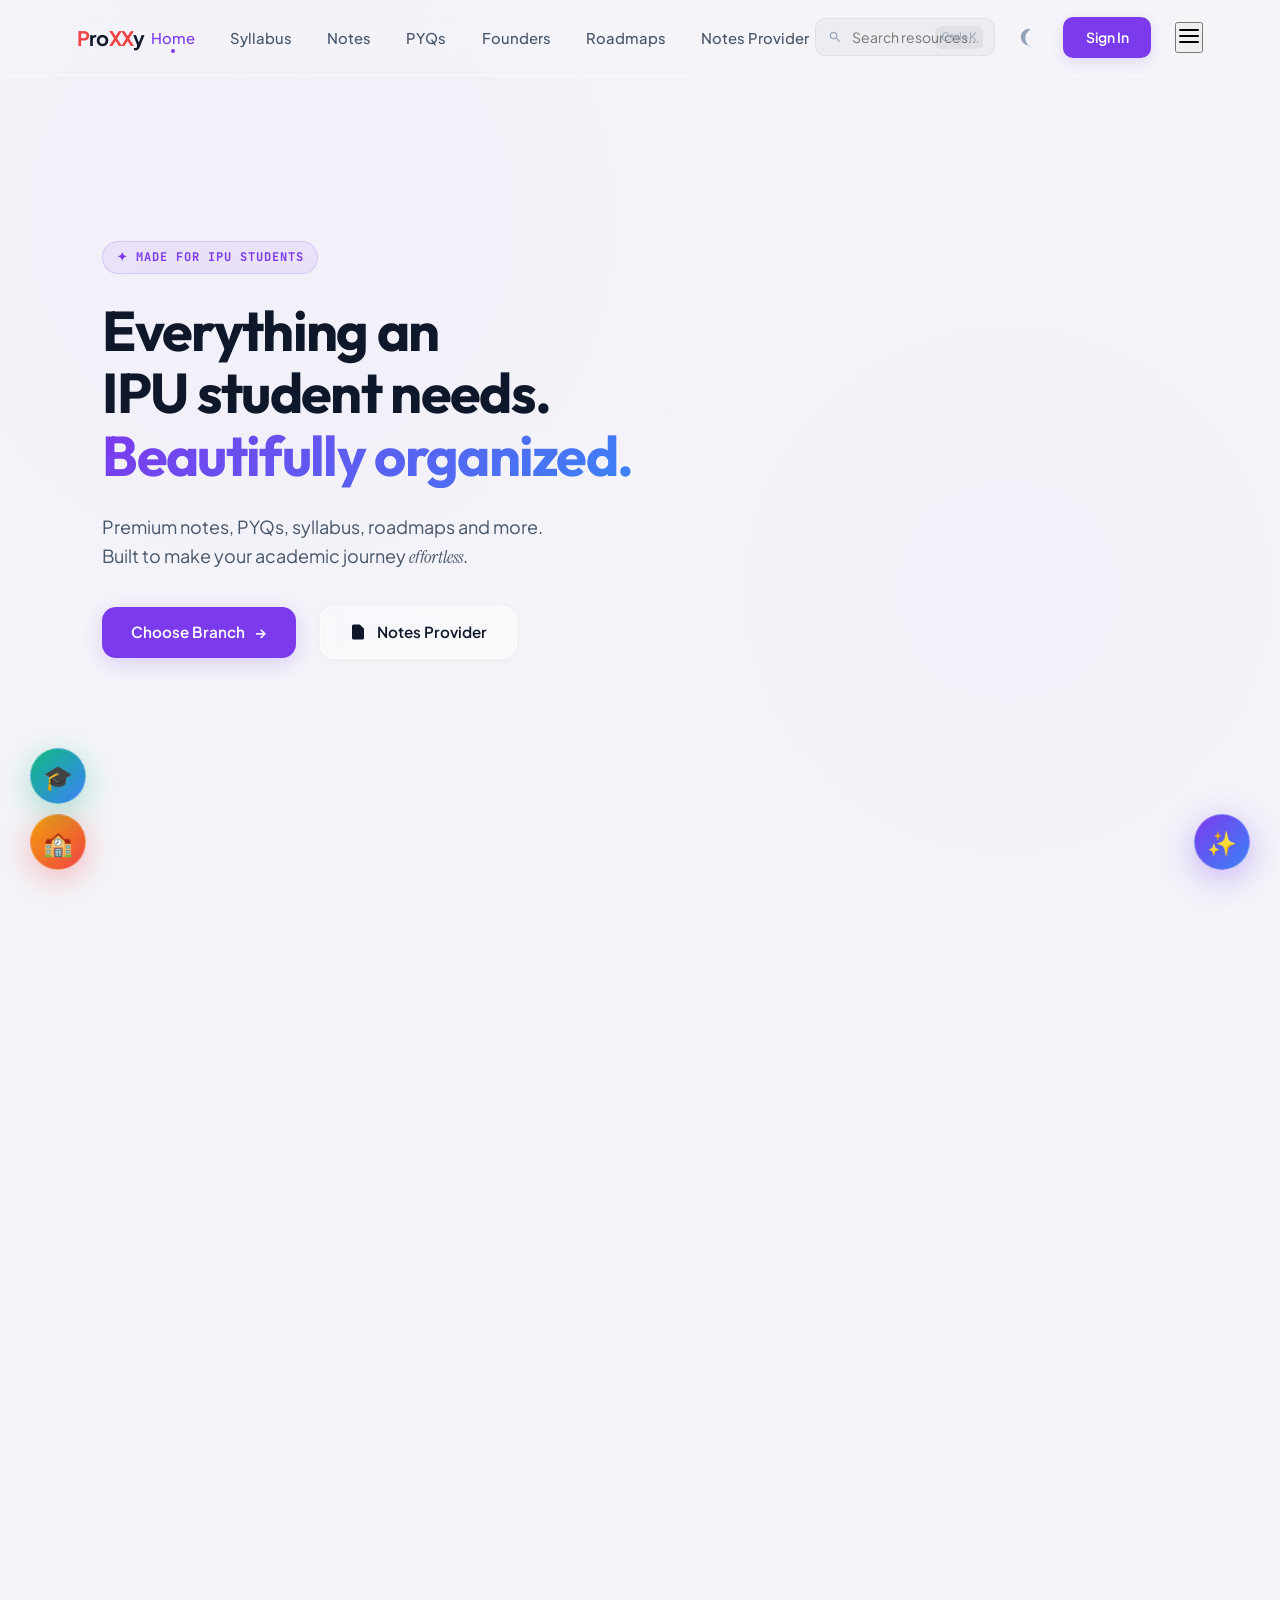
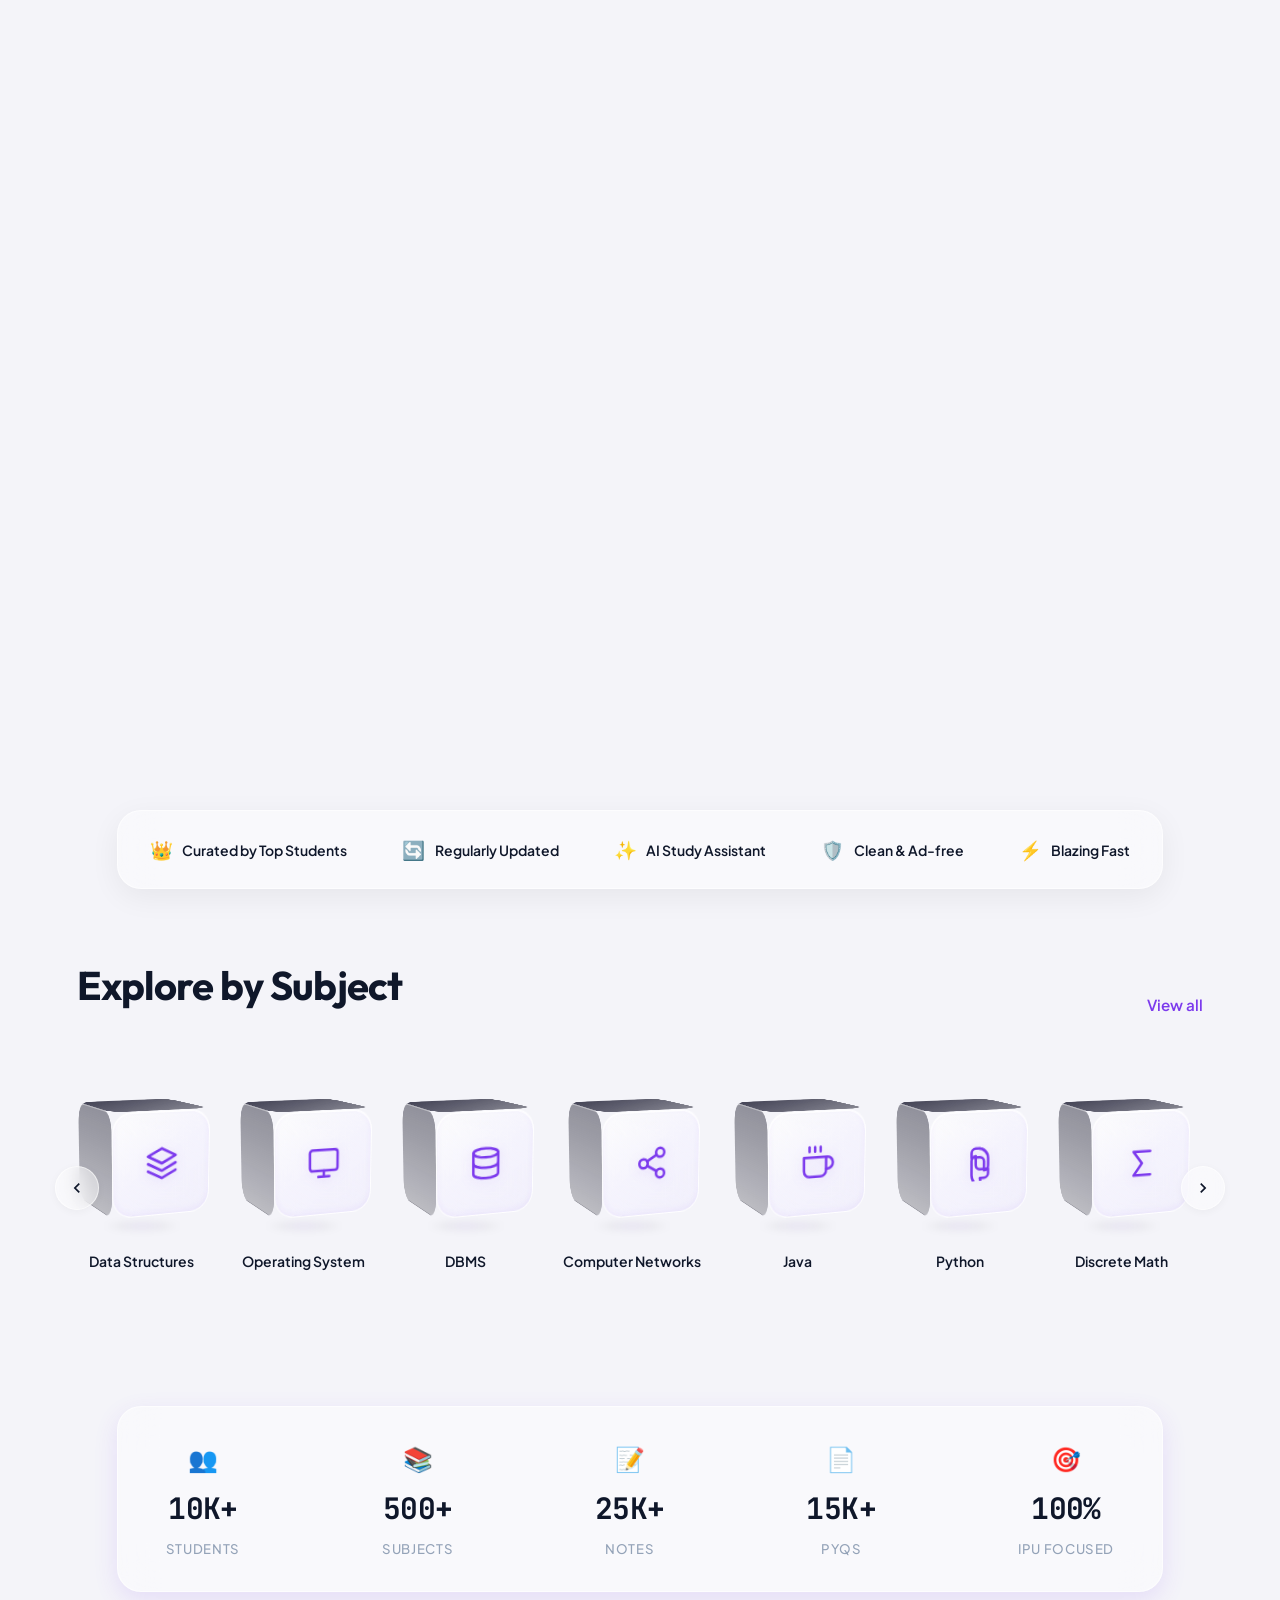
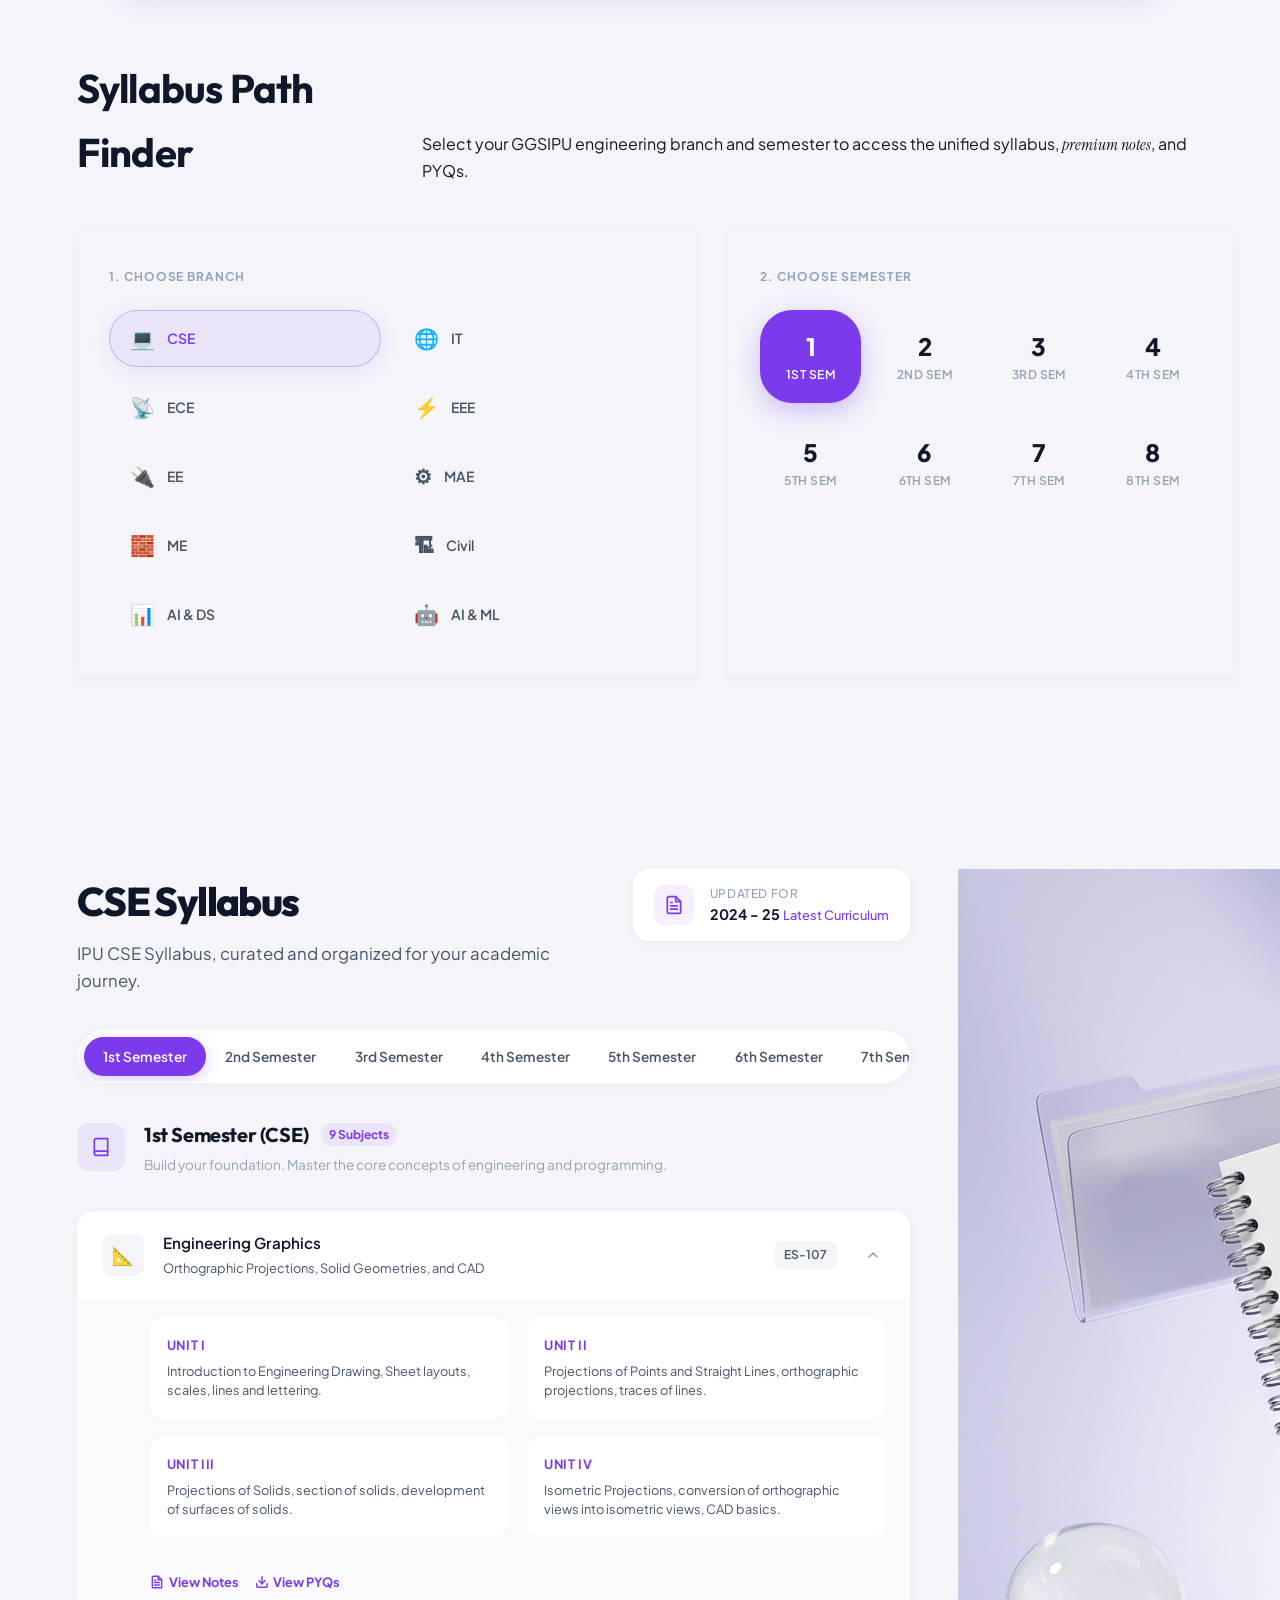
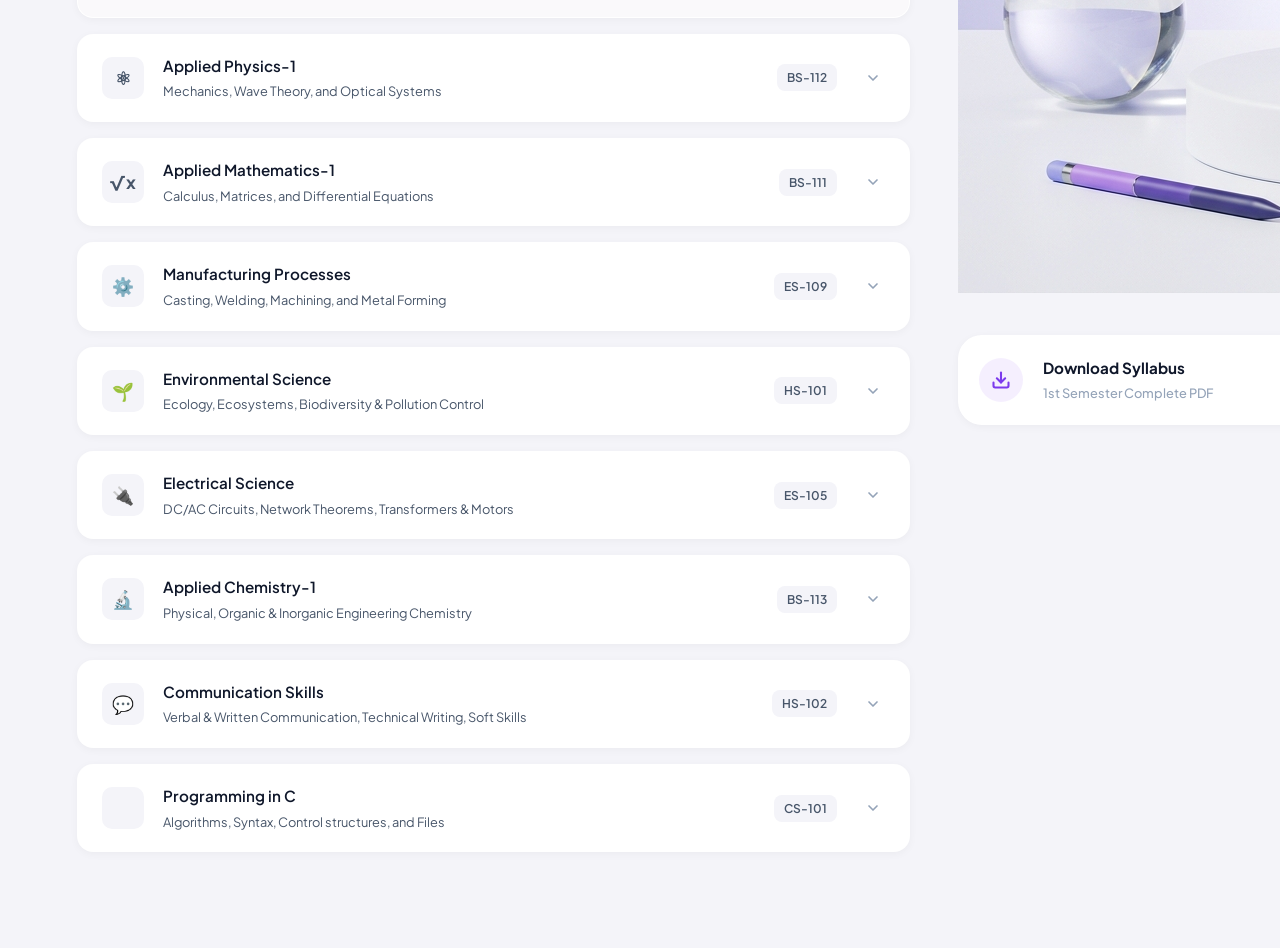
<file: pages/syllabus.html>
<!DOCTYPE html>
<html lang="en">
<head>
  <meta charset="UTF-8">
  <script>
    (function() {
      const theme = localStorage.getItem('theme') || 'dark';
      if (theme === 'dark') {
        document.documentElement.className = 'dark-theme';
        document.addEventListener('DOMContentLoaded', () => {
          document.body.classList.remove('light-mode');
          document.body.classList.add('dark-mode');
        });
      } else {
        document.documentElement.className = 'light-theme';
        document.addEventListener('DOMContentLoaded', () => {
          document.body.classList.add('light-mode');
          document.body.classList.remove('dark-mode');
        });
      }
    })();
  </script>
  <meta name="viewport" content="width=device-width, initial-scale=1.0">
  <title>Syllabus — Proxy</title>
  <meta name="description" content="IPU CSE Syllabus, curated and organized for your academic journey.">
  
  <!-- Inter & Plus Jakarta Sans Fonts -->
  <link rel="preconnect" href="https://fonts.googleapis.com">
  <link rel="preconnect" href="https://fonts.gstatic.com" crossorigin>
  <link href="https://fonts.googleapis.com/css2?family=Inter:wght@300;400;500;600;700&family=Plus+Jakarta+Sans:wght@400;500;600;700;800&display=swap" rel="stylesheet">
  
  <style>
    :root {
      --font-main: 'Inter', sans-serif;
      --font-title: 'Plus Jakarta Sans', sans-serif;
      
      --bg-dashboard: #18181b;
      --bg-card: #202024;
      --bg-sidebar: #121214;
      --border-color: rgba(255, 255, 255, 0.06);
      
      --primary: #7c3aed;
      --primary-hover: #8b5cf6;
      --primary-soft: rgba(124, 58, 237, 0.12);
      
      --accent-red: #ef4444;
      
      --text-main: #f4f4f5;
      --text-muted: #a1a1aa;
      --text-light: #71717a;
      
      --sidebar-width: 260px;
      --header-height: 80px;
      --border-radius-lg: 20px;
      --border-radius-md: 12px;
      
      --shadow-sm: 0 2px 8px rgba(0, 0, 0, 0.2);
      --shadow-md: 0 10px 30px rgba(0, 0, 0, 0.25);
      --shadow-lg: 0 20px 40px rgba(0, 0, 0, 0.3);
      
      --ease-out: cubic-bezier(0.16, 1, 0.3, 1);
    }

    html.light-theme, body.light-mode {
      --bg-dashboard: #f6f8fc;
      --bg-card: #ffffff;
      --bg-sidebar: #ffffff;
      --border-color: #eef2f6;
      
      --primary: #4f46e5;
      --primary-hover: #4338ca;
      --primary-soft: rgba(79, 70, 229, 0.08);
      
      --text-main: #1e293b;
      --text-muted: #64748b;
      --text-light: #94a3b8;
      
      --shadow-sm: 0 2px 8px rgba(0, 0, 0, 0.02);
      --shadow-md: 0 10px 30px rgba(0, 0, 0, 0.03);
      --shadow-lg: 0 20px 40px rgba(0, 0, 0, 0.05);
    }

    /* ── Reset & Base Styles ── */
    * {
      box-sizing: border-box;
      margin: 0;
      padding: 0;
    }

    body {
      font-family: var(--font-main);
      background-color: var(--bg-dashboard);
      color: var(--text-main);
      overflow-x: hidden;
      min-height: 100vh;
      display: flex;
    }

    button, input, select {
      font-family: inherit;
      color: inherit;
    }

    /* ── App Layout ── */
    .app-container {
      display: flex;
      width: 100%;
      min-height: 100vh;
      position: relative;
    }

    /* ── Sidebar (Left) ── */
    .sidebar {
      width: var(--sidebar-width);
      background: var(--bg-sidebar);
      border-right: 1px solid var(--border-color);
      display: flex;
      flex-direction: column;
      padding: 2rem 1.5rem;
      position: fixed;
      top: 0;
      bottom: 0;
      left: 0;
      z-index: 100;
    }

    .sidebar-header {
      display: flex;
      align-items: center;
      justify-content: space-between;
      margin-bottom: 2.5rem;
    }

    .logo-container {
      display: flex;
      align-items: center;
      gap: 0.2rem;
      text-decoration: none;
    }

    .logo-text {
      font-family: var(--font-title);
      font-size: 1.6rem;
      font-weight: 800;
      letter-spacing: -0.04em;
      color: #1e293b;
    }

    .logo-text span {
      color: var(--accent-red);
    }

    .collapse-btn {
      background: none;
      border: none;
      color: var(--text-light);
      cursor: pointer;
      font-size: 1rem;
      display: flex;
      align-items: center;
      justify-content: center;
      transition: color 0.2s;
    }

    .collapse-btn:hover {
      color: var(--text-main);
    }

    /* Sidebar Navigation Links */
    .sidebar-menu {
      list-style: none;
      display: flex;
      flex-direction: column;
      gap: 0.5rem;
      flex-grow: 1;
    }

    .menu-item a {
      display: flex;
      align-items: center;
      gap: 1rem;
      padding: 0.95rem 1.25rem;
      border-radius: var(--border-radius-md);
      color: var(--text-muted);
      text-decoration: none;
      font-weight: 500;
      font-size: 0.95rem;
      transition: all 0.2s var(--ease-out);
    }

    .menu-item a:hover {
      background: #f8fafc;
      color: var(--text-main);
    }

    .menu-item.active a {
      background: var(--primary-soft);
      color: var(--primary);
      font-weight: 600;
    }

    .menu-icon {
      font-size: 1.2rem;
      display: flex;
      align-items: center;
      justify-content: center;
      width: 20px;
    }

    /* Premium Banner Card */
    .premium-card {
      background: linear-gradient(135deg, rgba(79, 70, 229, 0.03) 0%, rgba(99, 102, 241, 0.06) 100%);
      border: 1px solid rgba(79, 70, 229, 0.08);
      border-radius: 18px;
      padding: 1.25rem;
      margin-bottom: 2rem;
      position: relative;
      overflow: hidden;
    }

    .premium-badge {
      font-size: 0.75rem;
      font-weight: 700;
      text-transform: uppercase;
      letter-spacing: 0.05em;
      color: var(--primary);
      margin-bottom: 0.4rem;
      display: inline-block;
    }

    .premium-title {
      font-size: 0.85rem;
      font-weight: 500;
      color: var(--text-muted);
      line-height: 1.4;
      margin-bottom: 0.8rem;
    }

    .premium-link {
      font-size: 0.85rem;
      font-weight: 700;
      color: var(--primary);
      text-decoration: none;
      display: flex;
      align-items: center;
      gap: 0.25rem;
    }

    .premium-link:hover {
      color: var(--primary-hover);
    }

    /* Sidebar Footer Toggle & Copyright */
    .sidebar-footer {
      display: flex;
      flex-direction: column;
      gap: 1.25rem;
    }

    .theme-toggle-container {
      display: flex;
      align-items: center;
      justify-content: space-between;
      padding: 0.75rem 1rem;
      border-radius: var(--border-radius-md);
      background: #f8fafc;
      border: 1px solid var(--border-color);
    }

    .theme-label {
      font-size: 0.85rem;
      font-weight: 500;
      color: var(--text-muted);
      display: flex;
      align-items: center;
      gap: 0.5rem;
    }

    .toggle-switch {
      position: relative;
      width: 44px;
      height: 24px;
      background: #e2e8f0;
      border-radius: 12px;
      cursor: pointer;
      transition: background 0.3s;
    }

    .toggle-switch.active {
      background: var(--primary);
    }

    .toggle-switch.active::after {
      transform: translateX(20px);
    }

    .copyright-text {
      font-size: 0.75rem;
      color: var(--text-light);
    }

    /* ── Main Panel Wrapper ── */
    .main-panel {
      margin-left: var(--sidebar-width);
      flex: 1;
      min-height: 100vh;
      display: flex;
      flex-direction: column;
    }

    /* ── Top Header Utility Bar ── */
    .header {
      height: var(--header-height);
      background: var(--bg-card);
      border-bottom: 1px solid var(--border-color);
      display: flex;
      align-items: center;
      justify-content: space-between;
      padding: 0 3rem;
      position: sticky;
      top: 0;
      z-index: 90;
    }

    .search-bar-wrapper {
      position: relative;
      width: 320px;
    }

    .search-icon {
      position: absolute;
      left: 1.2rem;
      top: 50%;
      transform: translateY(-50%);
      color: var(--text-light);
      font-size: 1rem;
    }

    .search-input {
      width: 100%;
      padding: 0.75rem 1rem 0.75rem 2.8rem;
      border-radius: 24px;
      border: 1px solid var(--border-color);
      background: #f8fafc;
      font-size: 0.9rem;
      outline: none;
      transition: all 0.2s;
    }

    .search-input:focus {
      background: #ffffff;
      border-color: rgba(79, 70, 229, 0.4);
      box-shadow: 0 0 0 4px rgba(79, 70, 229, 0.05);
    }

    .search-shortcut {
      position: absolute;
      right: 1rem;
      top: 50%;
      transform: translateY(-50%);
      font-size: 0.75rem;
      color: var(--text-light);
      background: #ffffff;
      border: 1px solid var(--border-color);
      padding: 2px 6px;
      border-radius: 6px;
      pointer-events: none;
    }

    .header-actions {
      display: flex;
      align-items: center;
      gap: 1.5rem;
    }

    .action-btn {
      background: none;
      border: none;
      color: var(--text-muted);
      cursor: pointer;
      font-size: 1.3rem;
      display: flex;
      align-items: center;
      justify-content: center;
      width: 40px;
      height: 40px;
      border-radius: 50%;
      position: relative;
      transition: all 0.2s;
    }

    .action-btn:hover {
      background: #f8fafc;
      color: var(--text-main);
    }

    .notification-dot {
      position: absolute;
      top: 8px;
      right: 8px;
      width: 16px;
      height: 16px;
      background: var(--primary);
      border-radius: 50%;
      border: 2px solid white;
      font-size: 9px;
      font-weight: 700;
      color: white;
      display: flex;
      align-items: center;
      justify-content: center;
    }

    .user-profile-btn {
      display: flex;
      align-items: center;
      gap: 0.75rem;
      padding: 0.4rem 0.8rem 0.4rem 0.4rem;
      border-radius: 30px;
      border: 1px solid var(--border-color);
      background: none;
      cursor: pointer;
      transition: background 0.2s;
    }

    .user-profile-btn:hover {
      background: #f8fafc;
    }

    .avatar-circle {
      width: 32px;
      height: 32px;
      border-radius: 50%;
      background: #e0e7ff;
      color: var(--primary);
      font-family: var(--font-title);
      font-weight: 700;
      font-size: 0.85rem;
      display: flex;
      align-items: center;
      justify-content: center;
    }

    .profile-chevron {
      font-size: 0.8rem;
      color: var(--text-muted);
    }

    /* ── Dashboard Layout Split ── */
    .dashboard-content {
      padding: 3rem;
      display: flex;
      gap: 3rem;
      flex: 1;
    }

    /* Left Side: Syllabus Explorer Details */
    .explorer-column {
      flex: 1;
      display: flex;
      flex-direction: column;
      gap: 2.2rem;
    }

    /* Header Block */
    .explorer-header {
      display: flex;
      align-items: flex-start;
      justify-content: space-between;
      gap: 2rem;
    }

    .header-titles h1 {
      font-family: var(--font-title);
      font-size: 2.5rem;
      font-weight: 800;
      letter-spacing: -0.04em;
      color: var(--text-main);
      margin-bottom: 0.5rem;
    }

    .header-titles p {
      color: var(--text-muted);
      font-size: 1.05rem;
      font-weight: 400;
    }

    .update-alert-card {
      background: #ffffff;
      border: 1px solid var(--border-color);
      border-radius: var(--border-radius-md);
      padding: 0.85rem 1.25rem;
      display: flex;
      align-items: center;
      gap: 1rem;
      box-shadow: var(--shadow-sm);
    }

    .update-icon {
      width: 40px;
      height: 40px;
      border-radius: 10px;
      background: var(--primary-soft);
      color: var(--primary);
      display: flex;
      align-items: center;
      justify-content: center;
      font-size: 1.2rem;
    }

    .update-info {
      display: flex;
      flex-direction: column;
    }

    .update-label {
      font-size: 0.75rem;
      color: var(--text-light);
      font-weight: 500;
      text-transform: uppercase;
      letter-spacing: 0.05em;
    }

    .update-value {
      font-size: 0.9rem;
      font-weight: 700;
      color: var(--text-main);
    }

    /* Semester Tabs Pill Bar */
    .semester-tabs-container {
      background: #ffffff;
      border: 1px solid var(--border-color);
      border-radius: 30px;
      padding: 6px;
      display: flex;
      overflow-x: auto;
      scrollbar-width: none;
      box-shadow: var(--shadow-sm);
      width: 100%;
      max-width: 100%;
    }

    .semester-tabs-container::-webkit-scrollbar {
      display: none;
    }

    .sem-pill-btn {
      flex-shrink: 0;
      background: none;
      border: none;
      padding: 0.7rem 1.2rem;
      border-radius: 25px;
      font-size: 0.85rem;
      font-weight: 600;
      color: var(--text-muted);
      cursor: pointer;
      transition: all 0.25s var(--ease-out);
    }

    .sem-pill-btn:hover {
      color: var(--text-main);
    }

    .sem-pill-btn.active {
      background: var(--primary);
      color: #ffffff;
      box-shadow: 0 4px 15px rgba(79, 70, 229, 0.25);
    }

    /* Active Sem Header Banner */
    .active-sem-banner {
      display: flex;
      align-items: center;
      gap: 1.2rem;
    }

    .sem-banner-icon {
      width: 48px;
      height: 48px;
      border-radius: 12px;
      background: var(--primary-soft);
      color: var(--primary);
      display: flex;
      align-items: center;
      justify-content: center;
      font-size: 1.4rem;
    }

    .sem-banner-info {
      display: flex;
      flex-direction: column;
      gap: 0.2rem;
    }

    .sem-title-row {
      display: flex;
      align-items: center;
      gap: 0.75rem;
    }

    .sem-title-row h2 {
      font-family: var(--font-title);
      font-size: 1.25rem;
      font-weight: 700;
      color: var(--text-main);
    }

    .subjects-count-badge {
      background: #e0e7ff;
      color: var(--primary);
      font-size: 0.75rem;
      font-weight: 700;
      padding: 2px 8px;
      border-radius: 20px;
    }

    .sem-banner-info p {
      font-size: 0.85rem;
      color: var(--text-light);
    }

    /* Subject Accordions */
    .subject-list {
      display: flex;
      flex-direction: column;
      gap: 1rem;
    }

    .subject-row {
      background: #ffffff;
      border: 1px solid var(--border-color);
      border-radius: var(--border-radius-md);
      box-shadow: var(--shadow-sm);
      overflow: hidden;
      transition: border-color 0.2s;
    }

    .subject-row:hover {
      border-color: rgba(79, 70, 229, 0.15);
    }

    .subject-summary {
      display: flex;
      align-items: center;
      padding: 1.2rem 1.5rem;
      cursor: pointer;
      user-select: none;
      gap: 1.2rem;
    }

    .subject-row-icon {
      width: 42px;
      height: 42px;
      border-radius: 10px;
      background: #f8fafc;
      color: var(--text-muted);
      display: flex;
      align-items: center;
      justify-content: center;
      font-family: var(--font-title);
      font-weight: 700;
      font-size: 1.1rem;
    }

    .subject-row-info {
      flex: 1;
      display: flex;
      flex-direction: column;
      gap: 0.2rem;
    }

    .subject-row-title {
      font-size: 0.95rem;
      font-weight: 600;
      color: var(--text-main);
    }

    .subject-row-desc {
      font-size: 0.8rem;
      color: var(--text-muted);
    }

    .subject-row-meta {
      display: flex;
      align-items: center;
      gap: 1.5rem;
    }

    .subject-code-badge {
      background: #f1f5f9;
      color: var(--text-muted);
      font-family: var(--font-main);
      font-size: 0.75rem;
      font-weight: 600;
      padding: 4px 10px;
      border-radius: 8px;
    }

    .chevron-icon {
      color: var(--text-light);
      font-size: 1rem;
      transition: transform 0.3s;
      width: 24px;
      height: 24px;
      display: flex;
      align-items: center;
      justify-content: center;
    }

    .subject-row.open .chevron-icon {
      transform: rotate(180deg);
    }

    /* Accordion Expanded Details Content */
    .subject-details {
      display: none;
      padding: 0 1.5rem 1.5rem 4.5rem;
      border-top: 1px dashed var(--border-color);
      background: #fafbfe;
    }

    .subject-row.open .subject-details {
      display: block;
      animation: slideDown 0.3s var(--ease-out);
    }

    @keyframes slideDown {
      from { opacity: 0; transform: translateY(-8px); }
      to { opacity: 1; transform: translateY(0); }
    }

    .syllabus-units {
      display: grid;
      grid-template-columns: 1fr 1fr;
      gap: 1.2rem;
      margin-top: 1.2rem;
    }

    .unit-box {
      background: #ffffff;
      border: 1px solid var(--border-color);
      border-radius: 10px;
      padding: 1rem;
    }

    .unit-title {
      font-size: 0.8rem;
      font-weight: 700;
      color: var(--primary);
      text-transform: uppercase;
      letter-spacing: 0.05em;
      margin-bottom: 0.4rem;
    }

    .unit-topics {
      font-size: 0.8rem;
      color: var(--text-muted);
      line-height: 1.5;
    }

    .unit-actions-row {
      display: flex;
      gap: 1rem;
      margin-top: 1.2rem;
      padding-top: 1rem;
      border-top: 1px solid var(--border-color);
    }

    .action-link {
      font-size: 0.8rem;
      font-weight: 700;
      color: var(--primary);
      text-decoration: none;
      display: flex;
      align-items: center;
      gap: 0.3rem;
      transition: color 0.2s;
    }

    .action-link:hover {
      color: var(--primary-hover);
    }


    /* Right Side: Preview & 3D Interactive Panel */
    .preview-column {
      width: 440px;
      display: flex;
      flex-direction: column;
      gap: 2.2rem;
    }

    /* Showcase Canvas/Scene Area */
    .showcase-scene-container {
      background: #ffffff;
      border: 1px solid var(--border-color);
      border-radius: var(--border-radius-lg);
      height: 480px;
      position: relative;
      overflow: hidden;
      box-shadow: var(--shadow-sm);
      display: flex;
      align-items: center;
      justify-content: center;
    }

    .syllabus-3d-image {
      width: 100%;
      height: 100%;
      object-fit: cover;
      display: block;
      transition: transform 0.6s var(--ease-out);
    }

    .showcase-scene-container:hover .syllabus-3d-image {
      transform: scale(1.03);
    }

    /* Ambient lighting & backgrounds */
    .ambient-glow {
      position: absolute;
      top: -20%;
      right: -20%;
      width: 300px;
      height: 300px;
      background: radial-gradient(circle, rgba(99, 102, 241, 0.08) 0%, rgba(99, 102, 241, 0) 70%);
      pointer-events: none;
    }

    /* Blueprint drawing background element */
    .blueprint-svg {
      position: absolute;
      top: 10%;
      right: -30px;
      width: 260px;
      height: 260px;
      opacity: 0.08;
      pointer-events: none;
      transform: rotate(15deg);
    }

    /* 3D Folder in background */
    .folder-3d-wrapper {
      position: absolute;
      top: 12%;
      left: 10%;
      width: 110px;
      height: 90px;
      opacity: 0.25;
      transform: rotate(-10deg) scale(0.9);
      pointer-events: none;
    }

    /* 3D Stack of books */
    .books-stack {
      position: absolute;
      bottom: 12%;
      right: 5%;
      display: flex;
      flex-direction: column-reverse;
      gap: 0;
      opacity: 0.8;
      transform: scale(0.85);
      z-index: 10;
    }

    .stack-book {
      width: 110px;
      height: 22px;
      background: linear-gradient(90deg, #c7d2fe 0%, #a5b4fc 100%);
      border: 1px solid #818cf8;
      border-radius: 3px;
      box-shadow: 2px 2px 5px rgba(0,0,0,0.05);
      display: flex;
      align-items: center;
      justify-content: center;
      font-size: 0.65rem;
      font-family: var(--font-title);
      font-weight: 700;
      color: #312e81;
      transform-style: preserve-3d;
      transform: skewX(-15deg);
    }

    .stack-book:nth-child(2) {
      background: linear-gradient(90deg, #e0e7ff 0%, #c7d2fe 100%);
      transform: translate(6px, -4px) skewX(-15deg);
      border-color: #a5b4fc;
    }

    .stack-book:nth-child(3) {
      background: linear-gradient(90deg, #f1f5f9 0%, #e2e8f0 100%);
      transform: translate(12px, -8px) skewX(-15deg);
      border-color: #cbd5e1;
      color: #475569;
    }

    /* Glass spheres */
    .glass-sphere {
      position: absolute;
      width: 32px;
      height: 32px;
      border-radius: 50%;
      background: radial-gradient(circle at 30% 30%, rgba(255,255,255,0.7) 0%, rgba(99, 102, 241, 0.1) 50%, rgba(99,102,241,0.3) 100%);
      backdrop-filter: blur(1px);
      -webkit-backdrop-filter: blur(1px);
      box-shadow: 0 4px 10px rgba(99, 102, 241, 0.1), inset -2px -2px 6px rgba(99,102,241,0.2);
      bottom: 22%;
      left: 12%;
      animation: float 6s ease-in-out infinite;
      z-index: 10;
    }

    .glass-sphere--small {
      width: 18px;
      height: 18px;
      bottom: 18%;
      left: 22%;
      animation-delay: -2s;
    }

    @keyframes float {
      0%, 100% { transform: translateY(0); }
      50% { transform: translateY(-8px); }
    }

    /* Pen */
    .pen-stylus {
      position: absolute;
      bottom: 14%;
      left: 28%;
      width: 120px;
      height: 7px;
      background: linear-gradient(90deg, rgba(99, 102, 241, 0.15) 0%, rgba(99, 102, 241, 0.5) 80%, rgba(99, 102, 241, 0.9) 100%);
      border-radius: 4px;
      transform: rotate(-18deg) scale(0.9);
      box-shadow: 2px 5px 8px rgba(99, 102, 241, 0.08);
      z-index: 10;
    }

    /* 3D Notebook Component */
    .notebook-3d-scene {
      perspective: 1200px;
      z-index: 20;
    }

    .notebook-3d-stand {
      width: 160px;
      height: 20px;
      background: radial-gradient(ellipse at 50% 50%, #ffffff 0%, #f1f5f9 100%);
      border: 1px solid #e2e8f0;
      border-radius: 50%;
      position: absolute;
      bottom: 15%;
      left: 50%;
      transform: translateX(-50%);
      box-shadow: 0 10px 25px rgba(0,0,0,0.06);
    }

    .notebook-body {
      width: 190px;
      height: 260px;
      background: #ffffff;
      border-radius: 6px 12px 12px 6px;
      box-shadow: 
        10px 15px 40px rgba(0, 0, 0, 0.08),
        inset 1px 0 2px rgba(255,255,255,0.8);
      position: relative;
      transform-style: preserve-3d;
      transform: rotateX(22deg) rotateY(-18deg) rotateZ(-2deg);
      border: 1px solid #e8e8e8;
      transition: transform 0.6s var(--ease-out);
      cursor: pointer;
    }

    .notebook-body:hover {
      transform: rotateX(18deg) rotateY(-10deg) rotateZ(0deg) translateY(-10px);
    }

    /* Book cover decoration */
    .notebook-cover-content {
      width: 100%;
      height: 100%;
      padding: 1.8rem;
      display: flex;
      flex-direction: column;
      justify-content: center;
      align-items: center;
      position: relative;
    }

    .notebook-logo-text {
      font-family: var(--font-title);
      font-size: 2.1rem;
      font-weight: 800;
      letter-spacing: -0.04em;
      color: #1e293b;
      margin-bottom: 0.2rem;
    }

    .notebook-logo-text span {
      color: var(--accent-red);
    }

    .notebook-subtitle {
      font-size: 0.65rem;
      color: var(--text-light);
      text-transform: lowercase;
      letter-spacing: 0.02em;
      font-weight: 500;
      border-top: 1.5px solid #f1f5f9;
      padding-top: 4px;
      width: 70%;
      text-align: center;
    }

    .notebook-sparkle {
      position: absolute;
      bottom: 1.5rem;
      right: 1.5rem;
      color: var(--primary);
      opacity: 0.8;
      font-size: 1.2rem;
    }

    /* Spiral spine binding on the left */
    .notebook-spiral-spine {
      position: absolute;
      top: 15px;
      left: -12px;
      height: calc(100% - 30px);
      width: 18px;
      display: flex;
      flex-direction: column;
      justify-content: space-between;
      align-items: center;
      z-index: 30;
    }

    .spiral-loop {
      width: 16px;
      height: 7px;
      border-radius: 5px;
      background: linear-gradient(180deg, #d1d5db 0%, #9ca3af 40%, #4b5563 100%);
      box-shadow: 2px 2px 4px rgba(0,0,0,0.15);
    }

    /* Divider tabs sticking out on the right */
    .notebook-divider-tabs {
      position: absolute;
      right: -8px;
      top: 30px;
      height: 180px;
      display: flex;
      flex-direction: column;
      gap: 1.2rem;
      z-index: -1;
    }

    .divider-tab {
      width: 12px;
      height: 18px;
      border-radius: 0 4px 4px 0;
      box-shadow: 1px 1px 3px rgba(0,0,0,0.05);
    }

    .divider-tab--1 { background: #818cf8; }
    .divider-tab--2 { background: #f472b6; }
    .divider-tab--3 { background: #38bdf8; }
    .divider-tab--4 { background: #2dd4bf; }
    .divider-tab--5 { background: #fb923c; }

    /* Download Card (Bottom right) */
    .download-section-card {
      background: #ffffff;
      border: 1px solid var(--border-color);
      border-radius: var(--border-radius-lg);
      padding: 1.5rem;
      display: flex;
      align-items: center;
      justify-content: space-between;
      box-shadow: var(--shadow-sm);
      text-decoration: none;
      transition: all 0.25s var(--ease-out);
    }

    .download-section-card:hover {
      border-color: rgba(79, 70, 229, 0.2);
      box-shadow: var(--shadow-md);
      transform: translateY(-2px);
    }

    .download-btn-circle {
      width: 44px;
      height: 44px;
      border-radius: 12px;
      background: var(--primary-soft);
      color: var(--primary);
      display: flex;
      align-items: center;
      justify-content: center;
      font-size: 1.2rem;
      transition: all 0.25s;
    }

    .download-section-card:hover .download-btn-circle {
      background: var(--primary);
      color: #ffffff;
    }

    .download-card-info {
      display: flex;
      flex-direction: column;
      gap: 0.2rem;
      flex: 1;
      padding-left: 1rem;
    }

    .download-card-title {
      font-size: 0.9rem;
      font-weight: 700;
      color: var(--text-main);
    }

    .download-card-sub {
      font-size: 0.75rem;
      color: var(--text-light);
    }

    .download-card-icon {
      color: var(--text-light);
      font-size: 1.2rem;
    }

    .download-section-card:hover .download-card-icon {
      color: var(--primary);
    }

    /* ── Responsive Styling ── */
    @media (max-width: 1280px) {
      .dashboard-content {
        flex-direction: column;
        padding: 2rem;
      }
      .preview-column {
        width: 100%;
      }
      .showcase-scene-container {
        height: 380px;
      }
    }

    /* Sidebar Overlay for Mobile */
    .sidebar-overlay {
      display: none;
      position: fixed;
      inset: 0;
      background: rgba(15, 23, 42, 0.4);
      z-index: 95;
      opacity: 0;
      transition: opacity 0.3s ease;
    }
    
    .sidebar-overlay.active {
      display: block;
      opacity: 1;
    }

    @media (max-width: 768px) {
      .showcase-scene-container {
        display: none !important;
      }
      body {
        flex-direction: column;
      }
      
      .sidebar {
        position: fixed;
        top: 0;
        bottom: 0;
        left: 0;
        width: 280px !important;
        height: 100vh !important;
        z-index: 100;
        transform: translateX(-100%);
        transition: transform 0.3s cubic-bezier(0.16, 1, 0.3, 1);
        box-shadow: 20px 0 40px rgba(0,0,0,0.15);
      }
      
      .sidebar.open {
        transform: translateX(0);
      }
      
      .sidebar-header {
        margin-bottom: 2rem;
      }
      
      .sidebar-menu, .sidebar-footer {
        display: flex !important;
      }
      
      .premium-card {
        display: block !important;
      }
      
      .main-panel {
        margin-left: 0;
      }
      
      .header {
        padding: 0 1.5rem;
      }
      
      .search-bar-wrapper {
        width: 180px;
      }
      
      .mobile-menu-btn {
        display: flex !important;
        align-items: center;
        justify-content: center;
        background: none;
        border: none;
        color: var(--text-muted);
        cursor: pointer;
        width: 40px;
        height: 40px;
      }
      
      .dashboard-content {
        padding: 1.5rem;
      }
      
      .explorer-header {
        flex-direction: column;
        align-items: flex-start;
      }

      .header-titles h1 {
        font-size: 1.85rem !important;
      }

      .header-titles p {
        font-size: 0.9rem !important;
      }

      .subject-details {
        padding: 0 1rem 1.5rem 1rem !important;
      }

      .header-actions > *:not(.user-profile-btn) {
        display: none !important;
      }
      
      .user-profile-btn .profile-chevron {
        display: none !important;
      }

      .search-shortcut {
        display: none !important;
      }
      
      .syllabus-units {
        grid-template-columns: 1fr;
      }
    }
  </style>
</head>
<body class="light-mode">
  <div class="app-container">
    <div class="sidebar-overlay" id="sidebarOverlay"></div>
    
    <!-- ── Sidebar navigation ── -->
    <aside class="sidebar">
      <div class="sidebar-header">
        <a href="../index.html" class="logo-container">
          <span class="logo-text"><span>P</span>ro<span>X</span><span>X</span>y</span>
        </a>
        <button class="collapse-btn">
          <svg width="18" height="18" viewBox="0 0 24 24" fill="none" stroke="currentColor" stroke-width="2" stroke-linecap="round" stroke-linejoin="round"><polyline points="11 17 6 12 11 7"></polyline><polyline points="18 17 13 12 18 7"></polyline></svg>
        </button>
      </div>

      <ul class="sidebar-menu">
        <li class="menu-item">
          <a href="../index.html">
            <span class="menu-icon">
              <svg width="18" height="18" viewBox="0 0 24 24" fill="none" stroke="currentColor" stroke-width="2" stroke-linecap="round" stroke-linejoin="round"><path d="M3 9l9-7 9 7v11a2 2 0 0 1-2 2H5a2 2 0 0 1-2-2z"></path><polyline points="9 22 9 12 15 12 15 22"></polyline></svg>
            </span>
            Home
          </a>
        </li>
        <li class="menu-item active">
          <a href="syllabus.html">
            <span class="menu-icon">
              <svg width="18" height="18" viewBox="0 0 24 24" fill="none" stroke="currentColor" stroke-width="2" stroke-linecap="round" stroke-linejoin="round"><path d="M4 19.5A2.5 2.5 0 0 1 6.5 17H20"></path><path d="M6.5 2H20v20H6.5A2.5 2.5 0 0 1 4 19.5v-15A2.5 2.5 0 0 1 6.5 2z"></path></svg>
            </span>
            Syllabus
          </a>
        </li>
        <li class="menu-item">
          <a href="notes.html">
            <span class="menu-icon">
              <svg width="18" height="18" viewBox="0 0 24 24" fill="none" stroke="currentColor" stroke-width="2" stroke-linecap="round" stroke-linejoin="round"><path d="M14 2H6a2 2 0 0 0-2 2v16a2 2 0 0 0 2 2h12a2 2 0 0 0 2-2V8z"></path><polyline points="14 2 14 8 20 8"></polyline><line x1="16" y1="13" x2="8" y2="13"></line><line x1="16" y1="17" x2="8" y2="17"></line><polyline points="10 9 9 9 8 9"></polyline></svg>
            </span>
            Notes
          </a>
        </li>
        <li class="menu-item">
          <a href="pyqs.html">
            <span class="menu-icon">
              <svg width="18" height="18" viewBox="0 0 24 24" fill="none" stroke="currentColor" stroke-width="2" stroke-linecap="round" stroke-linejoin="round"><path d="M14 2H6a2 2 0 0 0-2 2v16a2 2 0 0 0 2 2h12a2 2 0 0 0 2-2V8z"></path><polyline points="14 2 14 8 20 8"></polyline><line x1="16" y1="13" x2="8" y2="13"></line><line x1="16" y1="17" x2="8" y2="17"></line><polyline points="10 9 9 9 8 9"></polyline></svg>
            </span>
            PYQs
          </a>
        </li>
        <li class="menu-item">
          <a href="roadmaps.html">
            <span class="menu-icon">
              <svg width="18" height="18" viewBox="0 0 24 24" fill="none" stroke="currentColor" stroke-width="2" stroke-linecap="round" stroke-linejoin="round"><rect x="3" y="3" width="18" height="18" rx="2" ry="2"></rect><line x1="9" y1="3" x2="9" y2="21"></line><line x1="15" y1="3" x2="15" y2="21"></line><line x1="3" y1="9" x2="21" y2="9"></line><line x1="3" y1="15" x2="21" y2="15"></line></svg>
            </span>
            Roadmaps
          </a>
        </li>
        <li class="menu-item">
          <a href="ai-assistant.html">
            <span class="menu-icon">
              <svg width="18" height="18" viewBox="0 0 24 24" fill="none" stroke="currentColor" stroke-width="2" stroke-linecap="round" stroke-linejoin="round"><path d="M12 2v2M12 20v2M4.93 4.93l1.41 1.41M17.66 17.66l1.41 1.41M2 12h2M20 12h2M6.34 17.66l-1.41 1.41M19.07 4.93l-1.41 1.41"></path></svg>
            </span>
            AI Assistant
          </a>
        </li>
        <li class="menu-item">
          <a href="founders.html">
            <span class="menu-icon">
              <svg width="18" height="18" viewBox="0 0 24 24" fill="none" stroke="currentColor" stroke-width="2" stroke-linecap="round" stroke-linejoin="round"><path d="M17 21v-2a4 4 0 0 0-4-4H5a4 4 0 0 0-4 4v2"></path><circle cx="9" cy="7" r="4"></circle><path d="M23 21v-2a4 4 0 0 0-3-3.87"></path><path d="M16 3.13a4 4 0 0 1 0 7.75"></path></svg>
            </span>
            Founders
          </a>
        </li>
        <li class="menu-item">
          <a href="#">
            <span class="menu-icon">
              <svg width="18" height="18" viewBox="0 0 24 24" fill="none" stroke="currentColor" stroke-width="2" stroke-linecap="round" stroke-linejoin="round"><path d="M18 8A6 6 0 0 0 6 8c0 7-3 9-3 9h18s-3-2-3-9"></path><path d="M13.73 21a2 2 0 0 1-3.46 0"></path></svg>
            </span>
            Updates
          </a>
        </li>
      </ul>

      <div class="premium-card">
        <span class="premium-badge">Premium</span>
        <p class="premium-title">Ad-free experience, early access & more.</p>
        <a href="#" class="premium-link">Go Premium <svg width="12" height="12" viewBox="0 0 24 24" fill="none" stroke="currentColor" stroke-width="3" stroke-linecap="round" stroke-linejoin="round"><polyline points="13 17 18 12 13 7"></polyline><polyline points="6 17 11 12 6 7"></polyline></svg></a>
      </div>

      <div class="sidebar-footer">
        <div class="theme-toggle-container">
          <span class="theme-label">
            <svg width="16" height="16" viewBox="0 0 24 24" fill="none" stroke="currentColor" stroke-width="2" stroke-linecap="round" stroke-linejoin="round"><circle cx="12" cy="12" r="5"></circle><line x1="12" y1="1" x2="12" y2="3"></line><line x1="12" y1="21" x2="12" y2="23"></line><line x1="4.22" y1="4.22" x2="5.64" y2="5.64"></line><line x1="18.36" y1="18.36" x2="19.78" y2="19.78"></line><line x1="1" y1="12" x2="3" y2="12"></line><line x1="21" y1="12" x2="23" y2="12"></line><line x1="4.22" y1="19.78" x2="5.64" y2="18.36"></line><line x1="18.36" y1="5.64" x2="19.78" y2="4.22"></line></svg>
            Light Mode
          </span>
          <div class="toggle-switch" id="themeToggle"></div>
        </div>
        <div class="copyright-text">
          &copy; 2025 Proxy. All rights reserved.
        </div>
      </div>
    </aside>

    <!-- ── Main dashboard panel ── -->
    <main class="main-panel">
      
      <!-- Top header utilities -->
      <header class="header">
        <button class="action-btn mobile-menu-btn" id="mobileMenuBtn" style="display: none;">
          <svg width="20" height="20" viewBox="0 0 24 24" fill="none" stroke="currentColor" stroke-width="2" stroke-linecap="round" stroke-linejoin="round"><line x1="3" y1="12" x2="21" y2="12"></line><line x1="3" y1="6" x2="21" y2="6"></line><line x1="3" y1="18" x2="21" y2="18"></line></svg>
        </button>
        <div class="search-bar-wrapper">
          <span class="search-icon">
            <svg width="16" height="16" viewBox="0 0 24 24" fill="none" stroke="currentColor" stroke-width="2.5" stroke-linecap="round" stroke-linejoin="round"><circle cx="11" cy="11" r="8"></circle><line x1="21" y1="21" x2="16.65" y2="16.65"></line></svg>
          </span>
          <input type="text" class="search-input" placeholder="Search anything... (Ctrl + K)">
          <span class="search-shortcut">&#8984; K</span>
        </div>

        <div class="header-actions">
          <button class="action-btn">
            <svg width="20" height="20" viewBox="0 0 24 24" fill="none" stroke="currentColor" stroke-width="2" stroke-linecap="round" stroke-linejoin="round"><circle cx="12" cy="12" r="5"></circle><line x1="12" y1="1" x2="12" y2="3"></line><line x1="12" y1="21" x2="12" y2="23"></line><line x1="4.22" y1="4.22" x2="5.64" y2="5.64"></line><line x1="18.36" y1="18.36" x2="19.78" y2="19.78"></line><line x1="1" y1="12" x2="3" y2="12"></line><line x1="21" y1="12" x2="23" y2="12"></line><line x1="4.22" y1="19.78" x2="5.64" y2="18.36"></line><line x1="18.36" y1="5.64" x2="19.78" y2="4.22"></line></svg>
          </button>
          <button class="action-btn">
            <svg width="20" height="20" viewBox="0 0 24 24" fill="none" stroke="currentColor" stroke-width="2" stroke-linecap="round" stroke-linejoin="round"><path d="M18 8A6 6 0 0 0 6 8c0 7-3 9-3 9h18s-3-2-3-9"></path><path d="M13.73 21a2 2 0 0 1-3.46 0"></path></svg>
            <span class="notification-dot">3</span>
          </button>
          <button class="user-profile-btn">
            <span class="avatar-circle">AS</span>
            <span class="profile-chevron">
              <svg width="12" height="12" viewBox="0 0 24 24" fill="none" stroke="currentColor" stroke-width="2.5" stroke-linecap="round" stroke-linejoin="round"><polyline points="6 9 12 15 18 9"></polyline></svg>
            </span>
          </button>
        </div>
      </header>

      <!-- Dashboard Layout Split -->
      <div class="dashboard-content">
        
        <!-- Left Side: Syllabus Accordions -->
        <div class="explorer-column">
          
          <div class="explorer-header">
            <div class="header-titles">
              <h1>Syllabus</h1>
              <p>IPU CSE Syllabus, curated and organized for your academic journey.</p>
            </div>
            
            <div class="update-alert-card">
              <div class="update-icon">
                <svg width="20" height="20" viewBox="0 0 24 24" fill="none" stroke="currentColor" stroke-width="2" stroke-linecap="round" stroke-linejoin="round"><path d="M14 2H6a2 2 0 0 0-2 2v16a2 2 0 0 0 2 2h12a2 2 0 0 0 2-2V8z"></path><polyline points="14 2 14 8 20 8"></polyline><line x1="16" y1="13" x2="8" y2="13"></line><line x1="16" y1="17" x2="8" y2="17"></line><polyline points="10 9 9 9 8 9"></polyline></svg>
              </div>
              <div class="update-info">
                <span class="update-label">Updated for</span>
                <span class="update-value">2024 - 25 <span style="font-weight: 500; font-size: 0.8rem; color: var(--primary);">Latest Curriculum</span></span>
              </div>
            </div>
          </div>

          <!-- Semester pill tabs bar -->
          <div class="semester-tabs-container" id="semesterSelector">
            <button class="sem-pill-btn active" data-sem="1">1st Semester</button>
            <button class="sem-pill-btn" data-sem="2">2nd Semester</button>
            <button class="sem-pill-btn" data-sem="3">3rd Semester</button>
            <button class="sem-pill-btn" data-sem="4">4th Semester</button>
            <button class="sem-pill-btn" data-sem="5">5th Semester</button>
            <button class="sem-pill-btn" data-sem="6">6th Semester</button>
            <button class="sem-pill-btn" data-sem="7">7th Semester</button>
            <button class="sem-pill-btn" data-sem="8">8th Semester</button>
          </div>

          <!-- Active semester header banner -->
          <div class="active-sem-banner">
            <div class="sem-banner-icon">
              <svg width="20" height="20" viewBox="0 0 24 24" fill="none" stroke="currentColor" stroke-width="2" stroke-linecap="round" stroke-linejoin="round"><path d="M4 19.5A2.5 2.5 0 0 1 6.5 17H20"></path><path d="M6.5 2H20v20H6.5A2.5 2.5 0 0 1 4 19.5v-15A2.5 2.5 0 0 1 6.5 2z"></path></svg>
            </div>
            <div class="sem-banner-info">
              <div class="sem-title-row">
                <h2 id="currentSemName">1st Semester</h2>
                <span class="subjects-count-badge" id="currentSubjectsCount">6 Subjects</span>
              </div>
              <p id="currentSemDesc">Build your foundation. Master the basics.</p>
            </div>
          </div>

          <!-- Subjects accordion rows container -->
          <div class="subject-list" id="subjectAccordions">
            <!-- Programmatically injected -->
          </div>

        </div>

        <!-- Right Side: Showcase Preview -->
        <div class="preview-column">
          
          <div class="showcase-scene-container">
            <img src="../images/syllabus_3d_notebook.png" alt="Proxy 3D Notebook" class="syllabus-3d-image">
          </div>

          <!-- Download syllabus document card link -->
          <a href="#" class="download-section-card" id="pdfDownloadLink">
            <div class="download-btn-circle">
              <svg width="20" height="20" viewBox="0 0 24 24" fill="none" stroke="currentColor" stroke-width="2.5" stroke-linecap="round" stroke-linejoin="round"><path d="M21 15v4a2 2 0 0 1-2 2H5a2 2 0 0 1-2-2v-4"></path><polyline points="7 10 12 15 17 10"></polyline><line x1="12" y1="15" x2="12" y2="3"></line></svg>
            </div>
            <div class="download-card-info">
              <span class="download-card-title">Download Syllabus</span>
              <span class="download-card-sub" id="pdfDownloadSubtext">1st Semester Complete PDF</span>
            </div>
            <span class="download-card-icon">
              <svg width="20" height="20" viewBox="0 0 24 24" fill="none" stroke="currentColor" stroke-width="2.5" stroke-linecap="round" stroke-linejoin="round"><polyline points="9 18 15 12 9 6"></polyline></svg>
            </span>
          </a>

        </div>

      </div>

    </main>

  </div>

  <!-- ── Interactive JavaScript Logic ── -->
  <script>
    // B.Tech CSE Complete Semester-wise Syllabus Data
    const cseSyllabusData = {
      1: {
        desc: "Build your foundation. Master the basics.",
        subjects: [
          {
            code: "ES-107",
            icon: "📐",
            title: "Engineering Graphics",
            shortDesc: "Lines, Projections, Dimensions",
            units: [
              { num: "Unit I", topics: "Introduction to Engineering Drawing, Sheet layouts, scales, lines and lettering." },
              { num: "Unit II", topics: "Projections of Points and Straight Lines, orthographic projections, traces of lines." },
              { num: "Unit III", topics: "Projections of Solids, section of solids, development of surfaces of solids." },
              { num: "Unit IV", topics: "Isometric Projections, conversion of orthographic views into isometric views, CAD basics." }
            ]
          },
          {
            code: "BS-112",
            icon: "⚛",
            title: "Applied Physics-1",
            shortDesc: "Mechanics, Waves, Optics",
            units: [
              { num: "Unit I", topics: "Introduction to Thermodynamics: Fundamental Ideas of Thermodynamics, The Continuum Model, The Concept of a \"System\", \"State\", \"Equilibrium\", \"Process\". Equations of state, Heat, Zeroth Law of Thermodynamics, Work, first and second laws of thermodynamics, entropy" },
              { num: "Unit II", topics: "Waves and Oscillations: Wave motion, simple harmonic motion, wave equation, superposition principle. Introduction to Electromagnetic Theory: Maxwell's equations. work done by the electromagnetic field, Poynting's theorem, Momentum, Angular momentum in electromagnetic fields, Electromagnetic waves: the wave equation, plane electromagnetic waves, energy carried by electromagnetic waves" },
              { num: "Unit III", topics: "Interference: Interference by division of wave front (Young's double slit experiment, Fresnel's biprism), interference by division of amplitude (thin films, Newton's rings, Michelson's interferometer), Coherence and coherent sources, Diffraction: Fraunhofer and Fresnel diffraction; Fraunhofer diffraction for Single slit, double slit, and N-slit (diffraction grating), Fraunhofer diffraction from a circular aperture, resolving power and dispersive power of a grating, Rayleigh criterion, resolving power of optical instruments, Polarization: Introduction to polarization, Brewster's law, Malu's law, Nicol prism, double refraction, quarter-wave and half-wave plates, optical activity, specific rotation, Laurent half shade polarimeter." },
              { num: "Unit IV", topics: "Theory of relativity: The Michelson-Morley Experiment and the speed of light; Absolute and Inertial frames of reference, Galilean transformations, the postulates of the special theory of relativity, Lorentz transformations, time dilation, length contraction, velocity addition, mass energy equivalence. Invariance of Maxwell's equations under Lorentz Transformation. Introduction to Laser Physics: Introduction, coherence, Einstein A and B coefficients, population inversion, basic principle and operation of a laser, the He-Ne laser and the Ruby laser" }
            ]
          },
          {
            code: "BS-111",
            icon: "√x",
            title: "Applied Mathematics-1",
            shortDesc: "Calculus, Matrices, Differential Equations",
            units: [
              { num: "Unit I", topics: "Partial derivatives, Chain rule, Differentiation of Implicit functions, Exact differentials, Maxima, Minima and saddle points, Method of Lagrange multipliers, Differentiation under Integral sign, Jacobians and transformations of coordinates." },
              { num: "Unit II", topics: "Ordinary Differential Equations (ODEs): Basic Concepts, Geometric Meaning of y'= f(x, y), Direction Fields, Euler's Method, Separable ODEs, Exact ODEs, Integrating Factors, Linear ODEs, Bernoulli Equation, Population Dynamics, Orthogonal Trajectories, Homogeneous Linear ODEs with Constant Coefficients, Differential Operators, Modeling of Free Oscillations of a Mass-Spring System, Euler-Cauchy Equations, Wronskian, Nonhomogeneous ODEs, Solution by Variation of Parameters, Power Series Method for solution of ODEs, Legendre's Equation, Legendre Polynomials, Bessel's Equation, Bessels's functions Jn(x) and Yn(x), Gamma Function" },
              { num: "Unit III", topics: "Linear Algebra: Matrices and Determinants, Gauss Elimination, Linear Independence, Rank of a Matrix, Vector Space, Solutions of Linear Systems and concept of Existence, Uniqueness, Determinants, Cramer's Rule, Gauss-Jordan Elimination, The Matrix Eigenvalue Problem, Determining Eigenvalues and Eigenvectors, Symmetric, Skew-Symmetric, and Orthogonal Matrices, Eigenbases, Diagonalization, Quadratic Forms, Cayley - Hamilton Theorem (without proof)" },
              { num: "Unit IV", topics: "Vector Calculus: Vector and Scalar Functions and Their Fields, Derivatives, Curves, Arc Length, Curvature, Torsion, Gradient of a Scalar Field, Directional Derivative, Divergence of a Vector Field, Curl of a Vector Field, Line Integrals, Path Independence of Line Integrals, Double Integrals, Green's Theorem in the Plane, Surfaces for Surface Integrals, Surface Integrals, Triple Integrals, Stokes Theorem, Divergence Theorem of Gauss" }
            ]
          },
          {
            code: "ES-109",
            icon: "⚙️",
            title: "Manufacturing Processes",
            shortDesc: "Casting, Welding, Machining & Metal Forming",
            units: [
              { num: "Unit I", topics: "Definition of manufacturing, Importance of manufacturing towards technological and social economic development, Classification of manufacturing processes, Properties of materials. Metal Casting Processes: Sand casting, Sand moulds, Type of patterns, Pattern materials, Pattern allowances, Types of Moulding sand and their Properties, Core making, Elements of gating system, Description and operation of cupola, Working principle of Special casting processes - Shell casting, Pressure die casting, Centrifugal casting, Casting defects." },
              { num: "Unit II", topics: "Joining Processes: Welding principles, classification of welding processes, Fusion welding, Gas welding, Equipments used, Filler and Flux materials, Electric arc welding, Gas metal arc welding, Submerged arc welding, Electro slag welding, TIG and MIG welding process, resistance welding, welding defects" },
              { num: "Unit III", topics: "Deformation Processes: Hot working and cold working of metals, Forging processes, Open and closed die forging process, Typical forging operations, Rolling of metals, Principle of rod and wire drawing, Tube drawing, Principle of Extrustion, Types of Extrustion, Hot and Cold extrusion, Sheet metal characteristics - Typical shearing operations, bending and drawing operations, Stretch forming operations, Metal spinning" },
              { num: "Unit IV", topics: "Powder Metallurgy: Introduction of powder metallurgy process, powder production, blending, compaction, sintering, Manufacturing Of Plastic Components: Types of plastics, Characteristics of the forming and shaping processes, Moulding of Thermoplastics, Injection moulding, Blow moulding, Rotational moulding, Film blowing, Extrusion, Thermoforming, Moulding of thermosets- Compression moulding, Transfer moulding, Bonding of Thermoplastics." }
            ]
          },
          {
            code: "HS-101",
            icon: "🌱",
            title: "Environmental Science",
            shortDesc: "Ecology, Ecosystems, Biodiversity & Pollution Control",
            units: [
              { num: "Unit I", topics: "Fundamentals: The Multidisciplinary nature of environmental studies: Definition, components, scope and importance, need for public awareness; Natural Resources. Ecosystems: Concept, Structure and function of an ecosystem, Types, Functional Components, Different ecosystems, biogeochemical cycles. Biodiversity: Introduction to biodiversity, biogeographical classification, India as a mega diversity nation, endangered and endemic species of India, threats to biodiversity and conservation of biodiversity. Bioprospecting and Biopiracy" },
              { num: "Unit II", topics: "Environmental Pollution: (a) Air Pollution: Source, Types, effects on biosphere and Meterology, Air Quality, Control. (b) Water Pollution: Types and Sources. (c) Soil Pollution: Types and Control. (d) Noise Pollution: Effect, Control (e) Thermal Pollution. (f) Radiation Pollution (g) Solid waste Management, (h) Pollution Prevention, (i) Disaster Management" },
              { num: "Unit III", topics: "Social Issues and Environment: Concept of Sustainable Development; Urban problem related to energy; Water Conservation; Wasteland reclamation; Resettlement and Rehabilitation; Climate Change; Nuclear Accidents; Consumerism and Waste Products; Laws related to Environment, Pollution, Forest and Wild life; Environmental Impact Assessment." },
              { num: "Unit IV", topics: "Human Population and Environment: Population Growth, Human Rights, Family Welfare Programmes, Environment and Human Health, HIV/AIDS, Women and Child Welfare, Role of IT." }
            ]
          },
          {
            code: "ES-105",
            icon: "🔌",
            title: "Electrical Science",
            shortDesc: "Circuit Laws, KCL, KVL, Network Theorems",
            units: [
              { num: "Unit I", topics: "DC Circuits: Passive circuit components, Basic laws of Electrical Engineering, Temperature Resistance Coefficients, voltage and current sources, Series and parallel circuits, power and energy, Kirchhoff's Laws, Nodal & Mesh Analysis, delta-star transformation, superposition theorem, Thevenin's theorem, Norton's theorem, maximum power transfer theorem, Time domain analysis of first Order RC & LC circuits." },
              { num: "Unit II", topics: "AC Circuits: Representation of sinusoidal waveforms, peak and rms values, phasor representation, real power, reactive power, apparent power, power factor, Analysis of single-phase ac circuits consisting of R, L, C, RL, RC, RLC combinations (series and parallel), resonance, Three phase balanced circuits, voltage and current relations in star and delta connections." },
              { num: "Unit III", topics: "D. C. Generators & Motors: Principle of operation of Generators & Motors, Speed Control of shunt motors, Flux control, Rheostatic control, voltage control, Speed control of series motors, A. C. Generators & Motors: Principle of operation, Revolving Magnetic field, Squirrel cage and phase wound rotor, Starting of Induction motors, Direct on line and Star Delta starters, Synchronous machines." },
              { num: "Unit IV", topics: "Transformers: Construction and principle of operation, equivalent circuit, losses in transformers, regulation and efficiency, Auto-transformer and three-phase transformer connections. Measuring Instruments: Electromagnetism, Different Torques in Indicating instruments, Moving Iron Instruments: Construction & Principle, Attraction and Repulsion type, Moving Coil instruments: Permanent Magnet type, Dynamometer type Instruments." }
            ]
          },
          {
            code: "BS-113",
            icon: "🔬",
            title: "Applied Chemistry-1",
            shortDesc: "Physical, Organic & Inorganic Chemistry",
            units: [
              { num: "Unit I", topics: "Fuels: Classification and Characteristics of fuels, Calorific values, Comparison between solid, liquid and gaseous fuels, calorific values of fuels, determination of calorific values using Bomb calorimeter, Boy's calorimeter, theoretical calculation of calorific value using Dulong formula and numericals of Calorific values. Types of fuels: - Solid: Coal, proximate and ultimate analysis of coal and numericals, carbonisation of coal in Otto-Hoffman oven with recovery of by-products, metallurgical coke; Liquid: Petroleum products --- refining, cracking-thermal and catalytic, knocking characteristics, Octane and Cetane rating; Gaseous: Natural Gas (NG), CNG, LPG, Coal gas, Oil gas, Producer gas, Water gas; Combustion of fuels numericals." },
              { num: "Unit II", topics: "Phase rule: Terms used in Gibb's Phase rule, phase diagram and its applications for study of one-component systems: Water and Sulphur and two-component systems: Lead-Silver and Zinc-Magnesium. Polymers: Classification, functionality and their types; Plastics: Synthesis (reactions) and properties of Polyethylene Plastics (Addition polymers) --- low-density polyethene (LDPE), high-density polyethylene(HDPE), linear low density polyethylene(LLDPE) and ultra-high molecular weight polyethylene (UHMWPE); Vinyl Plastics (Condensation polymers) - Nylons, Phenol-formaldehyde resins(Bakelite) and Glyptal; Speciality Polymers: Engineering thermoplastics, Conducting polymers, Electroluminescent polymers, liquid crystalline polymers and biodegradable polymers." },
              { num: "Unit III", topics: "Water: Introduction, water quality standards, physical, chemical and biological characteristics; hardness of water, disadvantages of hardness, determination of hardness (EDTA method) and related numerical questions. Alkalinity and its determination; Boiler problems with hard water and their prevention: Scale and sludge formation, boiler corrosion, caustic embrittlement, priming and foaming, boiler water treatment - internal or in-situ: carbonate and phosphate conditioning, colloidal and Calgon conditioning; external treatment: (a) Lime soda process and related numericals (b) Zeolite process and numericals, (c) Ion-exchange process. Municipal water supply - its treatment and disinfection using break -point chlorination. Desalination, Reverse Osmosis, Electrodialysis and defluoridation of water." },
              { num: "Unit IV", topics: "Corrosion and its Control: Definition, effects, theory (mechanisms): dry/chemical, wet/electrochemical corrosion, Pilling-Bedworth ratio; Types of corrosion: Galvanic corrosion, Soil corrosion, Pitting corrosion, Concentration cell or Differential Aeration corrosion, Stress corrosion; Mechanism of rusting of iron, Passivity. Factors influencing corrosion; protective measures: galvanization, tinning, cathodic protection, sacrificial anodic protection; electroplating and prevention of corrosion through material selection and design. Green Technology and Green Chemistry Twelve Principles of Green Chemistry, Zero Waste Technology, Atom economy, Use of alternative feedstock, innocuous reagents, alternative solvents, designing alternative reaction methodology, minimising energy consumption. Nano Chemistry: Nanomaterials: Properties, synthesis and surface characterization techniques BET and TEM and applications." }
            ]
          },
          {
            code: "HS-102",
            icon: "💬",
            title: "Communication Skills",
            shortDesc: "Verbal & Written Communication, Technical Writing",
            units: [
              { num: "Unit I", topics: "Role and Importance of Communications, Attributes of Communications, Verbal and Non-Verbal Communications, Verbal Communications Skills, Non-verbal Communication Methods, Body Language, Barriers to Communications, Socio-psychological barriers, Inter-Cultural barriers, Overcoming barriers, Communication Mediums: Characterization and Choice of medium, Effective Communication: Correctness, Clarity, Conciseness, Courtesy, Group Communication: Meetings (types, purpose), Group Discussions, Conduct of Meeting, Participant Role, Making Presentations." },
              { num: "Unit II", topics: "Spoken and Written English: Attributes of spoken and written communication, Formal & Informal Communication, Variation in between Indian, British and American English. Etiquette and Manners: Personal Behaviour, Greetings, Introductions, Telephone Etiquette. Vocabulary Development: Dictionaries and Thesaurus, Words often confused, generally used one word substitutions, Comprehension." },
              { num: "Unit III", topics: "Letter writing: Planning the message, Planning Content, Structure, Language use, Layout, enquires and replies, asking for or giving quotations, Bargaining letters, Seller's reply, etc.; Complaints and Replies; Memos, Circulars and notices; Paragraph Writing, Writing Scientific and Technical Reports: Types, Structure, Drafting and Delivering a Speech: Understanding the Environment, Understanding the Audience, Text preparing, Composition, Practicing, Commemorative Speeches, Welcome and Introduction, Farewell and Send-offs, Condolence" },
              { num: "Unit IV", topics: "Articles: Indefinite, Definite; Tenses: Present, Past, Future, Perfect (Present, Past and Future), Tenses in conditional sentences; Active and Passive Voice: Formation, conversion; Direct and Indirect Speech, Degrees of Comparison, Common errors, Concepts of Learning and Listening" }
            ]
          },
          {
            code: "CS-101",
            icon: "</>",
            title: "Programming in C",
            shortDesc: "C Fundamentals, Control Flow, Functions",
            units: [
              { num: "Unit I", topics: "Introduction to Programming: Computer system, components of a computer system, computing environments, computer languages, creating and running programs, Preprocessor, Compilation process, role of linker, idea of invocation and execution of a programme. Algorithms: Representation using flowcharts, pseudocode. Introduction to C language: History of C, basic structure of C programs, process of compiling and running a C program, C tokens, keywords, identifiers, constants, strings, special symbols, variables, data types, I/O statements. Interconversion of variables. Operators and expressions: Operators, arithmetic, relational and logical, assignment operators, increment and decrement operators, bitwise and conditional operators, special operators, operator precedence and associativity, evaluation of expressions, type conversions in expressions." },
              { num: "Unit II", topics: "Control structures: Decision statements; if and switch statement; Loop control statements: while, for and do while loops, jump statements, break, continue, goto statements. Arrays: Concepts, One dimensional array, declaration and initialization of one dimensional arrays, two dimensional arrays, initialization and accessing, multi dimensional arrays. Functions: User defined and built-in Functions, storage classes, Parameter passing in functions, call by value, Passing arrays to functions: idea of call by reference, Recursion. Strings: Arrays of characters, variable length character strings, inputting character strings, character library functions, string handling functions." },
              { num: "Unit III", topics: "Pointers: Pointer basics, pointer arithmetic, pointers to pointers, generic pointers, array of pointers, functions returning pointers, Dynamic memory allocation. Pointers to functions. Pointers and Strings Structures and unions: Structure definition, initialization, accessing structures, nested structures, arrays of structures, structures and functions, self referential structures, unions, typedef, enumerations. File handling: command line arguments, File modes, basic file operations read, write and append. Scope and life of variables, multi-file programming." },
              { num: "Unit IV", topics: "C99 extensions. 'C' Standard Libraries: stdio.h, stdlib.h, assert.h, math.h, time.h, ctype.h, setjmp.h, string.h, stdarg.h, unistd.h. Basic Algorithms: Finding Factorial, Fibonacci series, Linear and Binary Searching, Basic Sorting Algorithms- Bubble sort, Insertion sort and Selection sort. Find the square root of a number, array order reversal, reversal of a string." }
            ]
          }
        ]
      },
      2: {
        desc: "Strengthen core engineering and programming constructs.",
        subjects: [
          {
            code: "CS-101",
            icon: "</>",
            title: "Programming in C",
            shortDesc: "C Fundamentals, Control Flow, Functions",
            units: [
              { num: "Unit I", topics: "Introduction to Programming: Computer system, components of a computer system, computing environments, computer languages, creating and running programs, Preprocessor, Compilation process, role of linker, idea of invocation and execution of a programme. Algorithms: Representation using flowcharts, pseudocode. Introduction to C language: History of C, basic structure of C programs, process of compiling and running a C program, C tokens, keywords, identifiers, constants, strings, special symbols, variables, data types, I/O statements. Interconversion of variables. Operators and expressions: Operators, arithmetic, relational and logical, assignment operators, increment and decrement operators, bitwise and conditional operators, special operators, operator precedence and associativity, evaluation of expressions, type conversions in expressions." },
              { num: "Unit II", topics: "Control structures: Decision statements; if and switch statement; Loop control statements: while, for and do while loops, jump statements, break, continue, goto statements. Arrays: Concepts, One dimensional array, declaration and initialization of one dimensional arrays, two dimensional arrays, initialization and accessing, multi dimensional arrays. Functions: User defined and built-in Functions, storage classes, Parameter passing in functions, call by value, Passing arrays to functions: idea of call by reference, Recursion. Strings: Arrays of characters, variable length character strings, inputting character strings, character library functions, string handling functions." },
              { num: "Unit III", topics: "Pointers: Pointer basics, pointer arithmetic, pointers to pointers, generic pointers, array of pointers, functions returning pointers, Dynamic memory allocation. Pointers to functions. Pointers and Strings Structures and unions: Structure definition, initialization, accessing structures, nested structures, arrays of structures, structures and functions, self referential structures, unions, typedef, enumerations. File handling: command line arguments, File modes, basic file operations read, write and append. Scope and life of variables, multi-file programming." },
              { num: "Unit IV", topics: "C99 extensions. 'C' Standard Libraries: stdio.h, stdlib.h, assert.h, math.h, time.h, ctype.h, setjmp.h, string.h, stdarg.h, unistd.h. Basic Algorithms: Finding Factorial, Fibonacci series, Linear and Binary Searching, Basic Sorting Algorithms- Bubble sort, Insertion sort and Selection sort. Find the square root of a number, array order reversal, reversal of a string." }
            ]
          },
          {
            code: "BS-121",
            icon: "∫",
            title: "Applied Mathematics 2",
            shortDesc: "Differential Equations, Vector Calculus",
            units: [
              { num: "Unit I", topics: "Complex Analysis – I : Complex Numbers and Their Geometric Representation, Polar Form of Complex Numbers. Powers and Roots, Derivative. Analytic Function, Cauchy–Riemann Equations. Laplace's Equation, Exponential Function, Trigonometric and Hyperbolic Functions. Euler's Formula, de'Moivre's theorem (without proof), Logarithm. General Power. Principal Value. Singularities and Zeros. Infinity" },
              { num: "Unit II", topics: "Complex Analysis – II: Laurent Series, Residue Integration Method. Residue Integration of Real Integrals, Geometry of Analytic Functions: Conformal Mapping, Linear Fractional Transformations (Möbius Transformations), Special Linear Fractional Transformations, Conformal Mapping by Other Functions, Applications: Electrostatic Fields, Use of Conformal Mapping. Modeling, Heat Problems, Fluid Flow. Poisson's Integral Formula for Potentials" },
              { num: "Unit III", topics: "Laplace Transforms: Definitions and existence (without proof), properties, First Shifting Theorem (s-Shifting), Transform of Derivatives and Integrals and ODEs, Unit Step Function (Heaviside Function). Second Shifting Theorem (t-Shifting), Short Impulses. Dirac's Delta Function. Partial Fractions, Convolution. Integral Equations, Differentiation and Integration of Transforms. Solution of ODEs with Variable Coefficients, Solution of Systems of ODEs. Inverse Laplace transform and its properties. Fourier Analysis: Fourier Series, Arbitrary Period. Even and Odd Functions. Half-Range Expansions, Sturm–Liouville Problems. Fourier Integral, Fourier Cosine and Sine Transforms, Fourier Transform. Usage of fourier analysis for solution of ODEs. Inverse Fourier transform and its properties." },
              { num: "Unit IV", topics: "Partial Differential Equations (PDEs): Basic Concepts of PDEs. Modeling: Vibrating String, Wave Equation. Solution by Separating Variables. Use of Fourier Series. D'Alembert's Solution of the Wave Equation. Characteristics. Modeling: Heat Flow from a Body in Space. Heat Equation: Solution by Fourier Series. Steady Two-Dimensional Heat Problems. Dirichlet Problem. Heat Equation: Modeling Very Long Bars. Solution by Fourier Integrals and Transforms. Modeling: Membrane, Two-Dimensional Wave Equation. Rectangular Membrane. Laplacian in Polar Coordinates. Circular Membrane. Laplace's Equation in Cylindrical and Spherical Coordinates. Potential. Solution of PDEs by Laplace Transforms." }
            ]
          },
          {
            code: "BS-122",
            icon: "⚛",
            title: "Applied Physics 2",
            shortDesc: "Electromagnetism, Quantum Physics, Solids",
            units: [
              { num: "Unit I", topics: "Quantum Mechanics: Introduction: Wave particle duality, de Broglie waves, the experiment of Davisson and Germer, electron diffraction, physical interpretation of the wave function, properties, the wave packet, group and phase velocity, the uncertainty principle. The Schrödinger wave equation (1D), Eigen values and Eigen functions, expectation values, simple Eigen value problems – solutions of the Schrödinger's equations for the free particle, the infinite well, the finite well, tunneling effect, the scanning electron microscope, the quantum simple harmonic oscillator (qualitative), zero point energy." },
              { num: "Unit II", topics: "Quantum Statistics: The need for statistics, statistical distributions: Maxwell Boltzmann, Bose-Einstein and Fermi-Dirac statistics, their comparisons, Fermions and Bosons, Applications of quantum statistics: 1. Molecular speed and energies in an ideal gas; 2. The Black body spectrum, the failure of classical statistics to give the correct explanations – Bose-Einstein statistics applied to the Black Body radiation spectrum; Fermi-Dirac distribution, free electron theory, electronic specific heats, Fermi energy and average energy; Dying stars." },
              { num: "Unit III", topics: "Crystal Structure: Types of solids, Unit cell, Types of crystals, Translation vectors, Lattice planes, Miller indices, Simple crystal structures, Interplaner spacing, Crystal structure analysis: Bragg's law, Laue method, Point defects: Schottcky and Frankel defects." },
              { num: "Unit IV", topics: "Band Theory of Solids: Origin of energy bands in solids, motion of electrons in a periodic potential – the Kronig–Penny model (Qualitative). Brillouin zones, effective mass, metals, semi-conductors and insulators and their energy band structures. Extrinsic and Intrinsic semiconductors, doping – Fermi energy for doped and undoped semiconductors, the p-n junction (energy band diagrams with Fermi energy), the unbiased diode, forward and reverse biased diodes – tunnel diodes, zener diode, photo diode its characteristics, LED" }
            ]
          },
          {
            code: "ES-108",
            icon: "🧱",
            title: "Engineering Mechanics",
            shortDesc: "Statics, Force Systems, Friction, Structural Mechanics",
            units: [
              { num: "Unit I", topics: "Force System: Introduction, force, principle of transmissibility of force, resultant of a force system, resolution of a force, moment of force about a line, Varigon's theorem, couple, resolution of force into force and a couple, properties of couple and their application to engineering problems. Equilibrium: Force body diagram, equations of equilibrium and their applications to engineering problems, equilibrium of two force and three force members. Distributed Forces: Determination of center of gravity, center of mass and centroid by direct integration and by the method of composite bodies, mass moment of inertia and area moment of inertia by direct integration and composite bodies method, radius of gyration, parallel axis theorem, polar moment of inertial." },
              { num: "Unit II", topics: "Structure: Plane truss, perfect and imperfect truss, assumption in the truss analysis, analysis of perfect plane trusses by the method of joints, method of section and graphical method. Friction: Static and Kinetic friction, laws of dry friction, co-efficient of friction, angle of friction, angle of repose, cone of friction, frictional lock, friction in flat pivot and collar bearing, friction in flat belts." },
              { num: "Unit III", topics: "Kinematics of Particles: Rectilinear motion, plane curvilinear motion, rectangular coordinates, normal and tangential coordinates. Kinetics of Particles: Equation of motion, rectilinear motion and curvilinear motion, work-energy equation, conservation of energy, concept of impulse and momentum, conservation of momentum, impact of bodies, co-efficient of restitution, loss of energy during impact." },
              { num: "Unit IV", topics: "Kinematics of Rigid Bodies: Concept of rigid body, types of rigid body motion, absolute motion, introduction to relative velocity, relative acceleration (Corioli's component excluded) and instantaneous center of zero velocity, Velocity and acceleration. Kinetics of Rigid Bodies: Equation of motion, translatory motion and fixed axis rotation, application of work energy principles to rigid bodies conservation of energy. Beam: Introduction, types of loading, methods for the reactions of a beam, space diagram, types of end supports, beams subjected to couple." }
            ]
          },
          {
            code: "ES-105",
            icon: "🔌",
            title: "Electrical Science",
            shortDesc: "Circuit Laws, KCL, KVL, Network Theorems",
            units: [
              { num: "Unit I", topics: "DC Circuits: Passive circuit components, Basic laws of Electrical Engineering, Temperature Resistance Coefficients, voltage and current sources, Series and parallel circuits, power and energy, Kirchhoff's Laws, Nodal & Mesh Analysis, delta-star transformation, superposition theorem, Thevenin's theorem, Norton's theorem, maximum power transfer theorem, Time domain analysis of first Order RC & LC circuits." },
              { num: "Unit II", topics: "AC Circuits: Representation of sinusoidal waveforms, peak and rms values, phasor representation, real power, reactive power, apparent power, power factor, Analysis of single-phase ac circuits consisting of R, L, C, RL, RC, RLC combinations (series and parallel), resonance, Three phase balanced circuits, voltage and current relations in star and delta connections." },
              { num: "Unit III", topics: "D. C. Generators & Motors: Principle of operation of Generators & Motors, Speed Control of shunt motors, Flux control, Rheostatic control, voltage control, Speed control of series motors, A. C. Generators & Motors: Principle of operation, Revolving Magnetic field, Squirrel cage and phase wound rotor, Starting of Induction motors, Direct on line and Star Delta starters, Synchronous machines." },
              { num: "Unit IV", topics: "Transformers: Construction and principle of operation, equivalent circuit, losses in transformers, regulation and efficiency, Auto-transformer and three-phase transformer connections. Measuring Instruments: Electromagnetism, Different Torques in Indicating instruments, Moving Iron Instruments: Construction & Principle, Attraction and Repulsion type, Moving Coil instruments: Permanent Magnet type, Dynamometer type Instruments." }
            ]
          },
          {
            code: "HS-102",
            icon: "💬",
            title: "Communication Skills",
            shortDesc: "Verbal & Written Communication, Technical Writing",
            units: [
              { num: "Unit I", topics: "Role and Importance of Communications, Attributes of Communications, Verbal and Non-Verbal Communications, Verbal Communications Skills, Non-verbal Communication Methods, Body Language, Barriers to Communications, Socio-psychological barriers, Inter-Cultural barriers, Overcoming barriers, Communication Mediums: Characterization and Choice of medium, Effective Communication: Correctness, Clarity, Conciseness, Courtesy, Group Communication: Meetings (types, purpose), Group Discussions, Conduct of Meeting, Participant Role, Making Presentations." },
              { num: "Unit II", topics: "Spoken and Written English: Attributes of spoken and written communication, Formal & Informal Communication, Variation in between Indian, British and American English. Etiquette and Manners: Personal Behaviour, Greetings, Introductions, Telephone Etiquette. Vocabulary Development: Dictionaries and Thesaurus, Words often confused, generally used one word substitutions, Comprehension." },
              { num: "Unit III", topics: "Letter writing: Planning the message, Planning Content, Structure, Language use, Layout, enquires and replies, asking for or giving quotations, Bargaining letters, Seller's reply, etc.; Complaints and Replies; Memos, Circulars and notices; Paragraph Writing, Writing Scientific and Technical Reports: Types, Structure, Drafting and Delivering a Speech: Understanding the Environment, Understanding the Audience, Text preparing, Composition, Practicing, Commemorative Speeches, Welcome and Introduction, Farewell and Send-offs, Condolence" },
              { num: "Unit IV", topics: "Articles: Indefinite, Definite; Tenses: Present, Past, Future, Perfect (Present, Past and Future), Tenses in conditional sentences; Active and Passive Voice: Formation, conversion; Direct and Indirect Speech, Degrees of Comparison, Common errors, Concepts of Learning and Listening" }
            ]
          },
          {
            code: "HS-101",
            icon: "🌱",
            title: "Environmental Science",
            shortDesc: "Ecology, Ecosystems, Biodiversity & Pollution Control",
            units: [
              { num: "Unit I", topics: "Fundamentals: The Multidisciplinary nature of environmental studies: Definition, components, scope and importance, need for public awareness; Natural Resources. Ecosystems: Concept, Structure and function of an ecosystem, Types, Functional Components, Different ecosystems, biogeochemical cycles. Biodiversity: Introduction to biodiversity, biogeographical classification, India as a mega diversity nation, endangered and endemic species of India, threats to biodiversity and conservation of biodiversity. Bioprospecting and Biopiracy" },
              { num: "Unit II", topics: "Environmental Pollution: (a) Air Pollution: Source, Types, effects on biosphere and Meterology, Air Quality, Control. (b) Water Pollution: Types and Sources. (c) Soil Pollution: Types and Control. (d) Noise Pollution: Effect, Control (e) Thermal Pollution. (f) Radiation Pollution (g) Solid waste Management, (h) Pollution Prevention, (i) Disaster Management" },
              { num: "Unit III", topics: "Social Issues and Environment: Concept of Sustainable Development; Urban problem related to energy; Water Conservation; Wasteland reclamation; Resettlement and Rehabilitation; Climate Change; Nuclear Accidents; Consumerism and Waste Products; Laws related to Environment, Pollution, Forest and Wild life; Environmental Impact Assessment." },
              { num: "Unit IV", topics: "Human Population and Environment: Population Growth, Human Rights, Family Welfare Programmes, Environment and Human Health, HIV/AIDS, Women and Child Welfare, Role of IT." }
            ]
          },
          {
            code: "BS-113",
            icon: "🔬",
            title: "Applied Chemistry-1",
            shortDesc: "Physical, Organic & Inorganic Chemistry",
            units: [
              { num: "Unit I", topics: "Fuels: Classification and Characteristics of fuels, Calorific values, Comparison between solid, liquid and gaseous fuels, calorific values of fuels, determination of calorific values using Bomb calorimeter, Boy's calorimeter, theoretical calculation of calorific value using Dulong formula and numericals of Calorific values. Types of fuels: - Solid: Coal, proximate and ultimate analysis of coal and numericals, carbonisation of coal in Otto-Hoffman oven with recovery of by-products, metallurgical coke; Liquid: Petroleum products --- refining, cracking-thermal and catalytic, knocking characteristics, Octane and Cetane rating; Gaseous: Natural Gas (NG), CNG, LPG, Coal gas, Oil gas, Producer gas, Water gas; Combustion of fuels numericals." },
              { num: "Unit II", topics: "Phase rule: Terms used in Gibb's Phase rule, phase diagram and its applications for study of one-component systems: Water and Sulphur and two-component systems: Lead-Silver and Zinc-Magnesium. Polymers: Classification, functionality and their types; Plastics: Synthesis (reactions) and properties of Polyethylene Plastics (Addition polymers) --- low-density polyethene (LDPE), high-density polyethylene(HDPE), linear low density polyethylene(LLDPE) and ultra-high molecular weight polyethylene (UHMWPE); Vinyl Plastics (Condensation polymers) - Nylons, Phenol-formaldehyde resins(Bakelite) and Glyptal; Speciality Polymers: Engineering thermoplastics, Conducting polymers, Electroluminescent polymers, liquid crystalline polymers and biodegradable polymers." },
              { num: "Unit III", topics: "Water: Introduction, water quality standards, physical, chemical and biological characteristics; hardness of water, disadvantages of hardness, determination of hardness (EDTA method) and related numerical questions. Alkalinity and its determination; Boiler problems with hard water and their prevention: Scale and sludge formation, boiler corrosion, caustic embrittlement, priming and foaming, boiler water treatment - internal or in-situ: carbonate and phosphate conditioning, colloidal and Calgon conditioning; external treatment: (a) Lime soda process and related numericals (b) Zeolite process and numericals, (c) Ion-exchange process. Municipal water supply - its treatment and disinfection using break -point chlorination. Desalination, Reverse Osmosis, Electrodialysis and defluoridation of water." },
              { num: "Unit IV", topics: "Corrosion and its Control: Definition, effects, theory (mechanisms): dry/chemical, wet/electrochemical corrosion, Pilling-Bedworth ratio; Types of corrosion: Galvanic corrosion, Soil corrosion, Pitting corrosion, Concentration cell or Differential Aeration corrosion, Stress corrosion; Mechanism of rusting of iron, Passivity. Factors influencing corrosion; protective measures: galvanization, tinning, cathodic protection, sacrificial anodic protection; electroplating and prevention of corrosion through material selection and design. Green Technology and Green Chemistry Twelve Principles of Green Chemistry, Zero Waste Technology, Atom economy, Use of alternative feedstock, innocuous reagents, alternative solvents, designing alternative reaction methodology, minimising energy consumption. Nano Chemistry: Nanomaterials: Properties, synthesis and surface characterization techniques BET and TEM and applications." }
            ]
          },
          {
            code: "ES-110",
            icon: "🛠",
            title: "Workshop",
            shortDesc: "Fitting, Carpentry, Foundry, Welding, Machine Practice",
            units: [
              { num: "Unit I", topics: "Fitting Shop: Fitting tools, layout marking, measuring tools, sawing, filing, tapping and dieing operations." },
              { num: "Unit II", topics: "Carpentry Shop: Timber classification, seasoning, carpentry tools, joints (halving, mortise & tenon, dovetail)." },
              { num: "Unit III", topics: "Foundry & Welding Shop: Molding sands, cores, pattern types, arc & gas welding joint preparations." },
              { num: "Unit IV", topics: "Sheet Metal & Machine Shop: Sheet metal tools, joints, seams, lathe machine operations, safety practices." }
            ]
          }
        ]
      },
      3: {
        desc: "Explore core algorithms, discrete structures, digital design, object oriented paradigms, and computational methods.",
        subjects: [
          {
            code: "BS-203",
            icon: "∫",
            title: "Computational Methods (CSE)",
            shortDesc: "Root Finding, Interpolation, Numerical Integration, and Differential Equations",
            units: [
              { num: "Unit I", topics: "Review of Taylor Series, Rolle's Theorem and Mean Value Theorem, Approximations and Errors in numerical computations, Data representation and computer arithmetic, Loss of significance in computation, Location of roots of equation: Bisection method (convergence analysis and implementation), Newton Method (convergence analysis and implementation), Secant Method (convergence analysis and implementation), Unconstrained one variable function minimization by Fibonacci search, Golden Section Search and Newton's method, Multivariate function minimization by the method of steepest descent, Nelder-Mead Algorithm." },
              { num: "Unit II", topics: "Interpolation: Assumptions for interpolation, errors in polynomial interpolation, Finite differences, Gregory-Newton's Forward Interpolation, Gregory-Newton's backward Interpolation, Lagrange's Interpolation, Newton's divided difference interpolation, Numerical Integration: Definite Integral, Newton-Cote's Quadrature formula, Trapezoidal Rule, Simpson's one-third rule, Simpson's three-eight rule, Errors in quadrature formulae, Romberg's Algorithm, Gaussian Quadrature formula." },
              { num: "Unit III", topics: "System of Linear Algebraic Equations: Existence of solution, Gauss elimination method and its computational effort, concept of Pivoting, Gauss Jordan method and its computational effort, Triangular Matrix factorization methods: Dolittle algorithm, Crout's Algorithm, Cholesky method, Eigen value problem: Power method, Approximation by Spline Function: First-Degree and second degree Splines, Natural Cubic Splines, B Splines, Interpolation and Approximation" },
              { num: "Unit IV", topics: "Numerical solution of ordinary Differential Equations: Picard's method, Taylor series method, Euler's and Runge-Kutta's methods, Predictor-corrector methods: Euler's Predictor-Corrector method, Adams-Bashforth method, Milne's method, Numerical Solution of Partial Differential equations: Parabolic, Hyperbolic, and elliptic equations, Implementation to be done in C/C++" }
            ]
          },
          {
            code: "CS-201",
            icon: "∑",
            title: "Discrete Mathematics",
            shortDesc: "Sets, Logic, Relations, Functions, Group Theory, and Graph Theory",
            units: [
              { num: "Unit I", topics: "Sets, Logic, and Relation: Sets, Subsets, powerset, operations on sets, Propositional Logic, Rules of inferences in propositional logic, Quantifiers, Predicates and validity, Predicate Logic, normal forms, Proof Techniques- Direct Proof, Proof by Contraposition, and proof by contradiction, Principle of inclusion and exclusion, pigeonhole principle, permutation and combination, Principle of Well Ordering, principle of mathematical induction, principle of complete induction, Relation, properties of binary relation, equivalence relation and class, closures (symmetric, reflexive, and transitive)." },
              { num: "Unit II", topics: "Functions, Order relations and Boolean Algebra: Functions, Growth of functions, Permutation functions, Partially ordered sets, lattices, Boolean algebra, Minimization of Boolean Expressions, GCD, LCM, prime numbers, Recurrence relations, solution methods for linear, first-order recurrence relations with constant coefficients, generating functions, Analysis of Algorithms involving recurrence relations, solution method for a divide-and-conquer recurrence relation, Masters theorem (with proof)." },
              { num: "Unit III", topics: "Group theory: Semi-group, Monoid, Groups, Group identity and uniqueness, inverse and its uniqueness, isomorphism and homomorphism, subgroups, Cosets and Lagrange’s theorem, Permutation group and Cayley’s theorem (without proof), Normal subgroup and quotient groups, Groups and Coding." },
              { num: "Unit IV", topics: "Graph theory: Graph Terminology, Planar graphs, Euler's formula (proof), Euler and Hamiltonian path/circuit, Chromatic number of a graph, five color theorem (proof), Shortest path and minimal spanning trees and algorithms, Depth-first and breadth first search, trees associated with DFS & BFS, Connected components, Complexity Analysis of graph MST." }
            ]
          },
          {
            code: "CS-203",
            icon: "🏗",
            title: "Data Structures",
            shortDesc: "Arrays, Stacks, Queues, Sparse Matrices, Trees, Graphs, Sorting and Hashing",
            units: [
              { num: "Unit I", topics: "Overview of data structure, Basics of Algorithm Analysis including Running Time Calculations, Abstract Data Types, Arrays, Arrays and Pointers, Multidimensional Array, String processing, General Lists and List ADT, List manipulations, Single, double and circular lists, Stacks and Stack ADT, Stack Manipulation, Prefix, infix and postfix expressions, recursion, Queues and Queue ADT, Queue manipulation." },
              { num: "Unit II", topics: "Sparse Matrix Representation (Array and Link List representation) and arithmetic (addition, subtraction and multiplication), polynomials and polynomial arithmetic, Trees, Properties of Trees, Binary trees, Binary Tree traversal, Tree manipulation algorithms, Expression trees and their usage, binary search trees, AVL Trees, Heaps and their implementation, Priority Queues, B-Trees, B* Tree, B+ Tree" },
              { num: "Unit III", topics: "Sorting concept, order, stability, Selection sorts (straight, heap), insertion sort (Straight Insertion, Shell sort), Exchange Sort (Bubble, quicksort), Merge sort (External Sorting) (Natural merge, balanced merge and polyphase merge), Searching – List search, sequential search, binary search, hashing methods, collision resolution in hashing" },
              { num: "Unit IV", topics: "Disjoint sets representation, union find algorithm, Graphs, Graph representation, Graph Traversals and their implementations (BFS and DFS), Minimum Spanning Tree algorithms, Shortest Path Algorithms" }
            ]
          },
          {
            code: "CS-205",
            icon: "🖥",
            title: "Digital Logic and Computer Design",
            shortDesc: "Boolean Algebra, Combinational and Sequential Circuits, Computer Organization and Arithmetic",
            units: [
              { num: "Unit I", topics: "Boolean Algebra and Combinational Logic: Review of number systems, signed, unsigned, fixed point, floating point numbers, Binary Codes, Boolean algebra – basic postulates, theorems, Simplification of Boolean function using Karnaugh map and Quine-McCluskey method – Implementations of combinational logic functions using gates, Adders, Subtractors, Magnitude comparator, encoder and decoders, multiplexers, code converters, parity generator/checker, implementation of combinational circuits using multiplexers." },
              { num: "Unit II", topics: "Sequential Circuits: General model of sequential circuits, Flip-flops, latches, level triggering, edge triggering, master slave configuration, concept of state diagram, state table, state reduction procedures, Design of synchronous sequential circuits, up/down and modulus counters, shift registers, Ring counter, Johnson counter, timing diagram, serial adder, sequence detector, Programmable Logic Array (PLA), Programmable Array Logic (PAL), Memory Unit, Random Access Memory." },
              { num: "Unit III", topics: "Basic Computer organization: Stored Program Organization, Computer registers, bus system, instruction set completeness, instruction cycle, Register Transfer Language, Arithmetic, Logic and Shift Micro-operations, Instruction Codes, Design of a simple computer, Design of Arithmetic Logic unit, shifter, Design of a simple hardwired control unit, Programming the basic computer, Machine language instructions, assembly language, Microprogrammed control, Horizontal and Vertical Microprogramming, Central Processing Unit, instruction sets and formats, addressing modes, data paths, RISC and CISC characteristics." },
              { num: "Unit IV", topics: "Computer Arithmetic, addition, subtraction, multiplication and division algorithms, Input-Output Organization, Modes of data transfer, Interrupt cycle, direct memory access, Input-Output processor, Memory Organization, Memory Hierarchy, Associative Memory, Cache Memory, Internal and external Memory, Virtual Memory." }
            ]
          },
          {
            code: "CS-207",
            icon: "⚙",
            title: "Object Oriented Programming",
            shortDesc: "OOP Concepts, Classes, Inheritance, Polymorphism, Streams, Exception Handling, and STL",
            units: [
              { num: "Unit I", topics: "Object Oriented Programming Paradigm, Basic Concepts of Object Oriented Programming, Benefits of Object Oriented Programming, Object Oriented Languages, Applications of Object Oriented Programming, C++ Programming Language, Tokens, Keywords, Identifiers and Constants, Data Types, Type Compatibility, Variables, Operators in C++, Implicit Type Conversions, Operator Precedence, The Main Function, Function Prototyping, Call by Reference, Return by Reference, Inline Functions, Function Overloading, Friend Functions, default parameter value." },
              { num: "Unit II", topics: "Specifying a class, Member Functions, Encapsulation, information hiding, abstract data types, objects & classes, Static Member Functions, Arrays of Objects, Constructors & Destructors, Parameterized Constructors, Copy Constructors, Dynamic Constructors, Destructors, identity and behaviour of an object, C++ garbage collection, dynamic memory allocation, Explicit Type Conversions, Operator Overloading." },
              { num: "Unit III", topics: "Inheritance, inheritance methods, Class hierarchy, derivation – public, private & protected, aggregation, Inheritance Constructors, composition vs. classification hierarchies, Containership, Initialization List, Polymorphism, categorization of polymorphic techniques, polymorphism by parameter, parametric polymorphism, generic function – template function, function overriding, run time polymorphism, virtual functions." },
              { num: "Unit IV", topics: "Standard C++ classes, using multiple inheritance, persistent objects, streams and files, namespaces, exception handling, generic classes, standard template library, organization and containers, standard containers, algorithm and Function objects, iterators and allocators, strings, streams, manipulators, user defined manipulators, vectors." }
            ]
          }
        ]
      },
      4: {
        desc: "Understand circuits, java programming, computational models, database systems, and technical correspondence.",
        subjects: [
          {
            code: "BS-204",
            icon: "📊",
            title: "Probability, Statistics and Linear Programming",
            shortDesc: "Probability Distributions, Hypothesis Testing, Simplex Methods, and Duality",
            units: [
              { num: "Unit I", topics: "Probability: Random variables, Probability distributions (Binomial, Poisson, Normal), Joint and marginal distributions." },
              { num: "Unit II", topics: "Statistics: Sampling theory, Estimation, Hypothesis testing (t-test, F-test, Chi-square test), Regression & Correlation." },
              { num: "Unit III", topics: "Linear Programming: Mathematical formulation of LPP, Graphical method, Simplex method, Artificial variable techniques (Big-M, Two-Phase)." },
              { num: "Unit IV", topics: "Duality in LPP, Dual simplex method, Transportation and Assignment problems." }
            ]
          },
          {
            code: "CS-204",
            icon: "📁",
            title: "Database Management Systems",
            shortDesc: "ER Diagrams, Relational Algebra, SQL, Normalization, and Concurrency Control",
            units: [
              { num: "Unit I", topics: "DBMS Overview: Database architecture, data models, ER diagrams, Relational model." },
              { num: "Unit II", topics: "Relational Query Languages: Relational algebra, SQL (DDL, DML, DQL), Joins, Subqueries." },
              { num: "Unit III", topics: "Relational Database Design: Functional dependencies, Normalization (1NF, 2NF, 3NF, BCNF)." },
              { num: "Unit IV", topics: "Transaction & Concurrency: ACID properties, Serializability, Concurrency control protocols (Locking, Timestamping)." }
            ]
          },
          {
            code: "CS-206",
            icon: "💻",
            title: "Theory of Computation",
            shortDesc: "Finite Automata, Regular Expressions, CFGs, PDAs, and Turing Machines",
            units: [
              { num: "Unit I", topics: "Finite Automata: DFA, NFA, Regular Expressions, Pumping Lemma for regular languages." },
              { num: "Unit II", topics: "Context-Free Grammars: CFGs, Chomsky Normal Form, Greibach Normal Form, Pumping Lemma for CFLs." },
              { num: "Unit III", topics: "Pushdown Automata: PDA design, equivalence with CFGs, Deterministic PDAs." },
              { num: "Unit IV", topics: "Turing Machines: TM design, Halting problem, Undecidability, P and NP complexity classes." }
            ]
          },
          {
            code: "CS-208",
            icon: "🔌",
            title: "Circuits and Systems",
            shortDesc: "Continuous & Discrete Time Signals, Fourier & Z-Transforms, Network Theorems, and Filters",
            units: [
              { num: "Unit I", topics: "Introduction to Signals & Systems, Continuous-time and Discrete-time signals, Laplace Transform." },
              { num: "Unit II", topics: "Fourier Series and Fourier Transform, Z-Transform, analysis of LTI systems." },
              { num: "Unit III", topics: "Network Theorems: Superposition, Thevenin's, Norton's, Maximum Power Transfer, Two-Port Network parameters (Z, Y, ABCD, h)." },
              { num: "Unit IV", topics: "State Variable Analysis of Circuits, Filters (Butterworth, Chebyshev), Passive and Active network synthesis." }
            ]
          },
          {
            code: "CS-210",
            icon: "☕",
            title: "Programming in Java",
            shortDesc: "OOP Constructs, Multi-threading, Collections Framework, GUI and JDBC",
            units: [
              { num: "Unit I", topics: "Introduction to Java, JDK, JVM, Basic syntax, OOP concepts: Classes, Objects, Inheritance, Polymorphism." },
              { num: "Unit II", topics: "Interfaces, Packages, Exception Handling, I/O Streams (File Handling)." },
              { num: "Unit III", topics: "Multithreading: Thread creation, lifecycle, synchronization. Collections Framework: List, Set, Map." },
              { num: "Unit IV", topics: "AWT & Swing for GUI, Event Handling, JDBC database connectivity." }
            ]
          },
          {
            code: "HS-202",
            icon: "✍",
            title: "Technical Writing",
            shortDesc: "Technical Correspondence, Audience Analysis, Proposals, Reports, and Citations",
            units: [
              { num: "Unit I", topics: "Introduction to Technical Communication: Objectives, characteristics, audience analysis." },
              { num: "Unit II", topics: "Technical Writing Genres: Reports, manuals, proposals, specs, instructions." },
              { num: "Unit III", topics: "Professional Correspondence: Resumes, cover letters, business emails, letters." },
              { num: "Unit IV", topics: "Research Papers & Presentations: Formatting, citations (IEEE, APA), oral presentation skills." }
            ]
          }
        ]
      },
      5: {
        desc: "Distributed networks and modern web engines.",
        subjects: [
          {
            code: "CS-301",
            icon: "🌐",
            title: "Computer Networks",
            shortDesc: "OSI Reference Model, TCP/IP Suite",
            units: [
              { num: "Unit I", topics: "Introduction to networks, physical layer encoding, transmission media, topologies." },
              { num: "Unit II", topics: "Data link layer: Framing, error control, sliding window protocols, MAC sublayer." },
              { num: "Unit III", topics: "Network layer: IP addressing, routing algorithms (OSPF, BGP), congestion control." },
              { num: "Unit IV", topics: "Transport layer: TCP, UDP, congestion control. Application layer protocols (HTTP, DNS)." }
            ]
          }
        ]
      },
      6: {
        desc: "Advanced cognitive models and intelligent engines.",
        subjects: [
          {
            code: "CS-322",
            icon: "🤖",
            title: "Artificial Intelligence",
            shortDesc: "Heuristics, Knowledge & Inference systems",
            units: [
              { num: "Unit I", topics: "AI overview, state space search, heuristic search: A* algorithm, game playing." },
              { num: "Unit II", topics: "Knowledge representation, predicate logic, resolution, semantic networks." },
              { num: "Unit III", topics: "Reasoning under uncertainty, Bayesian networks, fuzzy logic basics." },
              { num: "Unit IV", topics: "Planning, Machine learning introduction, Expert systems, NLP overview." }
            ]
          }
        ]
      },
      7: {
        desc: "Distributed design, mobile engines, and major projects.",
        subjects: [
          {
            code: "CS-401",
            icon: "📱",
            title: "Mobile Computing",
            shortDesc: "Wireless networks, cellular concepts, GSM",
            units: [
              { num: "Unit I", topics: "Mobile computing architecture, cellular networks, GSM systems, GPRS." },
              { num: "Unit II", topics: "Wireless LAN, IEEE 802.11 architecture, MAC layer, Bluetooth." },
              { num: "Unit III", topics: "Mobile network layer: Mobile IP, DHCP. Mobile transport layer: TCP optimization." },
              { num: "Unit IV", topics: "Mobile application platforms: Android, iOS, mobile ad-hoc networks (MANET)." }
            ]
          }
        ]
      },
      8: {
        desc: "Specialization, industry readiness, and final project defense.",
        subjects: [
          {
            code: "CS-422",
            icon: "☁",
            title: "Cloud Computing",
            shortDesc: "Virtualization, SaaS, PaaS, IaaS architectures",
            units: [
              { num: "Unit I", topics: "Cloud computing reference model, virtualization technologies, hypervisors." },
              { num: "Unit II", topics: "Cloud services models: Infrastructure (IaaS), Platform (PaaS), Software (SaaS)." },
              { num: "Unit III", topics: "Cloud storage models, resource management, security issues in clouds." },
              { num: "Unit IV", topics: "Case studies: AWS, Google Cloud, Microsoft Azure, Docker & Kubernetes." }
            ]
          }
        ]
      }
    };

    // ── Application Controller Logic ──
    document.addEventListener('DOMContentLoaded', () => {
      initApp();
    });

    function initApp() {
      setupThemeToggle();
      setupSemesterSelector();
      setupMobileSidebar();
      setupScrollUpRedirect();
      renderSemester(1); // default load
    }

    function setupScrollUpRedirect() {
      // 1. Scroll listener (handles scrolling back to top from below)
      let lastScrollY = window.scrollY;
      window.addEventListener('scroll', () => {
        const currentScrollY = window.scrollY;
        if (currentScrollY === 0 && lastScrollY > 0) {
          window.location.href = "../index.html?scroll=bottom";
          return;
        }
        lastScrollY = currentScrollY;
      }, { passive: true });

      // 2. Wheel listener (Desktop - handles scroll up when already at 0)
      window.addEventListener('wheel', (e) => {
        if (window.scrollY === 0 && e.deltaY < 0) {
          window.location.href = "../index.html?scroll=bottom";
        }
      }, { passive: true });

      // 3. Touch listener (Mobile - handles pull down swipe when already at 0)
      let touchStartY = 0;
      window.addEventListener('touchstart', (e) => {
        touchStartY = e.touches[0].pageY;
      }, { passive: true });

      window.addEventListener('touchmove', (e) => {
        if (window.scrollY === 0) {
          const touchY = e.touches[0].pageY;
          const diffY = touchY - touchStartY;
          if (diffY > 60) { // Swipe down of > 60px
            window.location.href = "../index.html?scroll=bottom";
          }
        }
      }, { passive: true });
    }

    function setupMobileSidebar() {
      const menuBtn = document.getElementById('mobileMenuBtn');
      const sidebar = document.querySelector('.sidebar');
      const overlay = document.getElementById('sidebarOverlay');
      
      if (menuBtn && sidebar && overlay) {
        menuBtn.addEventListener('click', () => {
          sidebar.classList.add('open');
          overlay.classList.add('active');
        });
        
        overlay.addEventListener('click', () => {
          sidebar.classList.remove('open');
          overlay.classList.remove('active');
        });
        
        // Also close when links inside sidebar are clicked
        sidebar.querySelectorAll('.sidebar-menu a').forEach(link => {
          link.addEventListener('click', () => {
            sidebar.classList.remove('open');
            overlay.classList.remove('active');
          });
        });
      }
    }

    // Toggle theme state
    function setupThemeToggle() {
      const toggle = document.getElementById('themeToggle');
      const label = toggle.previousElementSibling;

      function updateUI() {
        const theme = localStorage.getItem('theme') || 'dark';
        if (theme === 'dark') {
          toggle.classList.add('active');
          document.documentElement.className = 'dark-theme';
          document.body.classList.remove('light-mode');
          document.body.classList.add('dark-mode');
          label.innerHTML = `
            <svg width="16" height="16" viewBox="0 0 24 24" fill="none" stroke="currentColor" stroke-width="2" stroke-linecap="round" stroke-linejoin="round"><path d="M21 12.79A9 9 0 1 1 11.21 3 7 7 0 0 0 21 12.79z"></path></svg>
            Dark Mode
          `;
        } else {
          toggle.classList.remove('active');
          document.documentElement.className = 'light-theme';
          document.body.classList.add('light-mode');
          document.body.classList.remove('dark-mode');
          label.innerHTML = `
            <svg width="16" height="16" viewBox="0 0 24 24" fill="none" stroke="currentColor" stroke-width="2" stroke-linecap="round" stroke-linejoin="round"><circle cx="12" cy="12" r="5"></circle><line x1="12" y1="1" x2="12" y2="3"></line><line x1="12" y1="21" x2="12" y2="23"></line><line x1="4.22" y1="4.22" x2="5.64" y2="5.64"></line><line x1="18.36" y1="18.36" x2="19.78" y2="19.78"></line><line x1="1" y1="12" x2="3" y2="12"></line><line x1="21" y1="12" x2="23" y2="12"></line><line x1="4.22" y1="19.78" x2="5.64" y2="18.36"></line><line x1="18.36" y1="5.64" x2="19.78" y2="4.22"></line></svg>
            Light Mode
          `;
        }
      }

      updateUI();

      toggle.addEventListener('click', () => {
        const theme = localStorage.getItem('theme') || 'dark';
        const newTheme = theme === 'dark' ? 'light' : 'dark';
        localStorage.setItem('theme', newTheme);
        updateUI();
        window.dispatchEvent(new Event('themechange'));
      });

      window.addEventListener('themechange', updateUI);
    }

    // Connect pill tabs to display
    function setupSemesterSelector() {
      const container = document.getElementById('semesterSelector');
      const buttons = container.querySelectorAll('.sem-pill-btn');
      
      buttons.forEach(btn => {
        btn.addEventListener('click', () => {
          buttons.forEach(b => b.classList.remove('active'));
          btn.classList.add('active');
          const sem = btn.dataset.sem;
          renderSemester(sem);
        });
      });
    }

    // Render active semester card view
    function renderSemester(sem) {
      const data = cseSyllabusData[sem];
      if (!data) return;

      // Update text details
      document.getElementById('currentSemName').innerText = `${sem === '1' ? '1st' : sem === '2' ? '2nd' : sem === '3' ? '3rd' : sem + 'th'} Semester`;
      document.getElementById('currentSubjectsCount').innerText = `${data.subjects.length} Subjects`;
      document.getElementById('currentSemDesc').innerText = data.desc;
      
      // Update PDF download link subtext
      document.getElementById('pdfDownloadSubtext').innerText = `${sem === '1' ? '1st' : sem === '2' ? '2nd' : sem === '3' ? '3rd' : sem + 'th'} Semester Complete PDF`;

      const listContainer = document.getElementById('subjectAccordions');
      listContainer.innerHTML = '';

      // Build Accordion Subject Rows
      data.subjects.forEach((subject, idx) => {
        const row = document.createElement('div');
        row.className = 'subject-row';
        if (idx === 0) row.classList.add('open'); // Expand first subject by default

        row.innerHTML = `
          <div class="subject-summary">
            <div class="subject-row-icon">${subject.icon}</div>
            <div class="subject-row-info">
              <span class="subject-row-title">${subject.title}</span>
              <span class="subject-row-desc">${subject.shortDesc}</span>
            </div>
            <div class="subject-row-meta">
              <span class="subject-code-badge">${subject.code}</span>
              <span class="chevron-icon">
                <svg width="16" height="16" viewBox="0 0 24 24" fill="none" stroke="currentColor" stroke-width="2.5" stroke-linecap="round" stroke-linejoin="round"><polyline points="6 9 12 15 18 9"></polyline></svg>
              </span>
            </div>
          </div>
          <div class="subject-details">
            <div class="syllabus-units">
              ${subject.units.map(unit => `
                <div class="unit-box">
                  <div class="unit-title">${unit.num}</div>
                  <div class="unit-topics">${unit.topics}</div>
                </div>
              `).join('')}
            </div>
            <div class="unit-actions-row">
              <a href="notes.html?branch=CSE&sem=${sem}&subject=${subject.code}" class="action-link">
                <svg width="14" height="14" viewBox="0 0 24 24" fill="none" stroke="currentColor" stroke-width="2.5" stroke-linecap="round" stroke-linejoin="round"><path d="M14 2H6a2 2 0 0 0-2 2v16a2 2 0 0 0 2 2h12a2 2 0 0 0 2-2V8z"></path><polyline points="14 2 14 8 20 8"></polyline><line x1="16" y1="13" x2="8" y2="13"></line><line x1="16" y1="17" x2="8" y2="17"></line><polyline points="10 9 9 9 8 9"></polyline></svg>
                View Notes
              </a>
              <a href="pyqs.html?branch=CSE&sem=${sem}&subject=${subject.code}" class="action-link">
                <svg width="14" height="14" viewBox="0 0 24 24" fill="none" stroke="currentColor" stroke-width="2.5" stroke-linecap="round" stroke-linejoin="round"><path d="M21 15v4a2 2 0 0 1-2 2H5a2 2 0 0 1-2-2v-4"></path><polyline points="7 10 12 15 17 10"></polyline><line x1="12" y1="15" x2="12" y2="3"></line></svg>
                View PYQs
              </a>
            </div>
          </div>
        `;

        // Handle Expand / Collapse clicks
        const summary = row.querySelector('.subject-summary');
        summary.addEventListener('click', () => {
          const isOpen = row.classList.contains('open');
          
          // Collapse all others
          listContainer.querySelectorAll('.subject-row').forEach(r => r.classList.remove('open'));
          
          if (!isOpen) {
            row.classList.add('open');
          }
        });

        listContainer.appendChild(row);
      });
    }
  </script>
  <script src="../js/shared.js?v=5"></script>
</body>
</html>
</file>
<file: css/design-system.css>
/* ============================================================
   PROXY — Design System
   Premium visual language: Apple + Linear + Nothing + Stripe
   ============================================================ */

/* ── Google Fonts Import ── */
@import url('https://fonts.googleapis.com/css2?family=Plus+Jakarta+Sans:wght@300;400;500;600;700;800&family=Instrument+Serif:ital@0;1&family=JetBrains+Mono:wght@300;400;500;600;700;800&family=Caveat:wght@400;700&family=Outfit:wght@300;400;500;600;700;800;900&display=swap');

/* ── Design Tokens ── */
:root, html.dark-theme {
  /* Colors — Premium Slate-Grey Dark Mode */
  --bg-primary: #18181b;
  --bg-secondary: #202024;
  --bg-warm: #121214;
  --bg-card: rgba(30, 30, 35, 0.65);
  --bg-card-hover: rgba(38, 38, 44, 0.8);

  /* Accent */
  --accent: #7c3aed;
  --accent-hover: #8b5cf6;
  --accent-soft: rgba(124, 58, 237, 0.12);
  --accent-glow: rgba(124, 58, 237, 0.18);
  --accent-gradient: linear-gradient(135deg, #7c3aed 0%, #3b82f6 100%);

  /* Text */
  --text-primary: #f4f4f5;
  --text-secondary: #a1a1aa;
  --text-muted: #71717a;
  --text-inverse: #ffffff;

  /* Glass */
  --glass-bg: rgba(30, 30, 35, 0.55);
  --glass-bg-strong: rgba(38, 38, 44, 0.75);
  --glass-border: rgba(255, 255, 255, 0.08);
  --glass-border-subtle: rgba(255, 255, 255, 0.05);
  --glass-blur: 20px;

  /* Navbar */
  --navbar-height: 76px;
  --navbar-bg: rgba(24, 24, 27, 0.75);

  /* Component specific theme variables for dynamic switching */
  --input-bg: rgba(255, 255, 255, 0.04);
  --input-border: rgba(255, 255, 255, 0.08);
  --input-focus-bg: rgba(30, 30, 35, 0.9);
  --shortcut-bg: rgba(255, 255, 255, 0.06);
  --btn-secondary-hover-bg: rgba(255, 255, 255, 0.08);
  --loader-bg-stroke: rgba(255, 255, 255, 0.06);
  --scrollbar-thumb-bg: rgba(255, 255, 255, 0.08);
  --scrollbar-thumb-hover-bg: rgba(255, 255, 255, 0.15);
  --tab-count-bg: rgba(255, 255, 255, 0.04);
  --card-code-bg: rgba(255, 255, 255, 0.04);
  --shelf-row-border: rgba(255, 255, 255, 0.03);
  --shelf-row-after-bg: rgba(255, 255, 255, 0.04);
  --paper-sheet-bg: #1e1e2d;
  --paper-sheet-border: rgba(255, 255, 255, 0.06);
  --paper-sheet-grid: rgba(255, 255, 255, 0.02);
  --paper-sheet-text: var(--text-secondary);
  --paper-header-border: rgba(255, 255, 255, 0.08);
  --paper-meta-color: rgba(255, 255, 255, 0.35);
  --paper-body-line-bg: rgba(255, 255, 255, 0.05);
  --cube-front-bg-start: rgba(45, 45, 60, 0.85);
  --cube-front-bg-mid: rgba(35, 35, 50, 0.65);
  --cube-front-bg-end: rgba(25, 25, 38, 0.45);
  --cube-front-border: rgba(255, 255, 255, 0.08);
  --cube-front-shadow: rgba(255, 255, 255, 0.08);

  /* Shadows — Subtle on dark surfaces */
  --shadow-xs: 0 1px 3px rgba(0, 0, 0, 0.2);
  --shadow-sm: 0 2px 8px rgba(0, 0, 0, 0.25);
  --shadow-md: 0 8px 30px rgba(0, 0, 0, 0.3);
  --shadow-lg: 0 20px 50px rgba(0, 0, 0, 0.35);
  --shadow-xl: 0 30px 60px rgba(0, 0, 0, 0.4);
  --shadow-accent: 0 8px 24px rgba(124, 58, 237, 0.15);
  --shadow-cube: 0 20px 40px rgba(0, 0, 0, 0.3), 0 8px 16px rgba(0, 0, 0, 0.2);

  /* Borders */
  --border-radius-sm: 10px;
  --border-radius-md: 16px;
  --border-radius-lg: 24px;
  --border-radius-xl: 32px;
  --border-radius-full: 100px;

  /* Typography Design Tokens */
  --font-family-display: 'Outfit', -apple-system, BlinkMacSystemFont, 'Segoe UI', sans-serif;
  --font-family-sans: 'Plus Jakarta Sans', -apple-system, BlinkMacSystemFont, 'Segoe UI', sans-serif;
  --font-family-serif: 'Instrument Serif', Georgia, serif;
  --font-family-mono: 'JetBrains Mono', monospace;
  --font-family-hand: 'Caveat', cursive;

  /* Main Fallback Variable */
  --font-family: var(--font-family-sans);
  --font-size-xs: 0.75rem;
  --font-size-sm: 0.875rem;
  --font-size-base: 1rem;
  --font-size-lg: 1.125rem;
  --font-size-xl: 1.25rem;
  --font-size-2xl: 1.5rem;
  --font-size-3xl: 2rem;
  --font-size-4xl: 2.5rem;
  --font-size-5xl: 3.5rem;
  --font-size-6xl: 4.5rem;

  /* Spacing */
  --space-xs: 0.25rem;
  --space-sm: 0.5rem;
  --space-md: 1rem;
  --space-lg: 1.5rem;
  --space-xl: 2rem;
  --space-2xl: 3rem;
  --space-3xl: 4rem;
  --space-4xl: 6rem;
  --space-5xl: 8rem;

  /* Timing — Apple-grade easing */
  --ease-out: cubic-bezier(0.25, 1, 0.5, 1);
  --ease-spring: cubic-bezier(0.2, 0.8, 0.2, 1);
  --ease-smooth: cubic-bezier(0.4, 0, 0.2, 1);
  --duration-fast: 0.15s;
  --duration-normal: 0.3s;
  --duration-slow: 0.6s;
  --duration-slower: 1s;

  /* Z-index layers */
  --z-bg: 0;
  --z-content: 1;
  --z-overlay: 50;
  --z-navbar: 90;
  --z-modal: 100;
  --z-loader: 200;
}

html.light-theme, body.light-mode {
  /* Colors — Original Light Theme */
  --bg-primary: #f4f4f9;
  --bg-secondary: #ffffff;
  --bg-warm: #faf9fb;
  --bg-card: rgba(255, 255, 255, 0.55);
  --bg-card-hover: rgba(255, 255, 255, 0.75);

  /* Accent */
  --accent: #7c3aed;
  --accent-hover: #6d28d9;
  --accent-soft: rgba(124, 58, 237, 0.08);
  --accent-glow: rgba(124, 58, 237, 0.12);
  --accent-gradient: linear-gradient(135deg, #7c3aed 0%, #3b82f6 100%);

  /* Text */
  --text-primary: #0f172a;
  --text-secondary: #475569;
  --text-muted: #94a3b8;
  --text-inverse: #ffffff;

  /* Glass */
  --glass-bg: rgba(255, 255, 255, 0.45);
  --glass-bg-strong: rgba(255, 255, 255, 0.65);
  --glass-border: rgba(255, 255, 255, 0.6);
  --glass-border-subtle: rgba(255, 255, 255, 0.35);

  /* Navbar */
  --navbar-bg: rgba(244, 244, 249, 0.6);

  /* Component specific theme variables for light theme */
  --input-bg: rgba(0, 0, 0, 0.03);
  --input-border: rgba(0, 0, 0, 0.05);
  --input-focus-bg: #ffffff;
  --shortcut-bg: rgba(0, 0, 0, 0.05);
  --btn-secondary-hover-bg: rgba(255, 255, 255, 0.6);
  --loader-bg-stroke: rgba(0, 0, 0, 0.03);
  --scrollbar-thumb-bg: rgba(0, 0, 0, 0.1);
  --scrollbar-thumb-hover-bg: rgba(0, 0, 0, 0.18);
  --tab-count-bg: rgba(0, 0, 0, 0.03);
  --card-code-bg: rgba(0, 0, 0, 0.03);
  --shelf-row-border: rgba(15, 23, 42, 0.04);
  --shelf-row-after-bg: rgba(255, 255, 255, 0.6);
  --paper-sheet-bg: #fdfbf7;
  --paper-sheet-border: rgba(0, 0, 0, 0.08);
  --paper-sheet-grid: rgba(0, 0, 0, 0.03);
  --paper-sheet-text: #334155;
  --paper-header-border: rgba(0, 0, 0, 0.1);
  --paper-meta-color: rgba(0, 0, 0, 0.5);
  --paper-body-line-bg: rgba(0, 0, 0, 0.06);
  --cube-front-bg-start: rgba(255, 255, 255, 0.85);
  --cube-front-bg-mid: rgba(245, 243, 255, 0.65);
  --cube-front-bg-end: rgba(237, 233, 254, 0.45);
  --cube-front-border: rgba(255, 255, 255, 0.8);
  --cube-front-shadow: rgba(255, 255, 255, 0.9);

  /* Shadows — Soft, volumetric */
  --shadow-xs: 0 1px 3px rgba(0, 0, 0, 0.03);
  --shadow-sm: 0 2px 8px rgba(0, 0, 0, 0.04);
  --shadow-md: 0 8px 30px rgba(0, 0, 0, 0.06);
  --shadow-lg: 0 20px 50px rgba(0, 0, 0, 0.08);
  --shadow-xl: 0 30px 60px rgba(0, 0, 0, 0.1);
  --shadow-accent: 0 8px 24px rgba(124, 58, 237, 0.12);
  --shadow-cube: 0 20px 40px rgba(0, 0, 0, 0.08), 0 8px 16px rgba(0, 0, 0, 0.04);
}

/* ── Reset ── */
*, *::before, *::after {
  box-sizing: border-box;
  margin: 0;
  padding: 0;
}

html {
  scroll-behavior: smooth;
  -webkit-text-size-adjust: 100%;
}

body {
  width: 100%;
  min-height: 100vh;
  background-color: var(--bg-primary);
  color: var(--text-primary);
  font-family: var(--font-family-sans);
  font-size: var(--font-size-base);
  line-height: 1.6;
  overflow-x: hidden;
  -webkit-font-smoothing: antialiased;
  -moz-osx-font-smoothing: grayscale;
}

/* ── Typography Overrides ── */
h1, h2, h3, h4, h5, h6 {
  font-family: var(--font-family-display);
  font-weight: 700;
  letter-spacing: -0.02em;
}

/* Elegant serif highlights */
.font-serif-italic {
  font-family: var(--font-family-serif);
  font-style: italic;
  font-weight: 400;
}

/* Technical monospaced text (numbers, parameters, buttons) */
.font-mono-tech {
  font-family: var(--font-family-mono);
  font-size: 0.9em;
  letter-spacing: -0.02em;
}

/* Handwritten callouts */
.font-handwritten {
  font-family: var(--font-family-hand);
  font-size: 1.25rem;
  line-weight: 1;
}

/* ── Background Glow Blurs ── */
.bg-glow {
  position: fixed;
  width: 800px;
  height: 800px;
  border-radius: 50%;
  filter: blur(160px);
  pointer-events: none;
  z-index: var(--z-bg);
  opacity: 0.3;
}

.bg-glow--purple {
  background: radial-gradient(circle, rgba(124, 58, 237, 0.15) 0%, transparent 70%);
  top: -20%;
  left: -10%;
}

.bg-glow--blue {
  background: radial-gradient(circle, rgba(59, 130, 246, 0.10) 0%, transparent 70%);
  bottom: -10%;
  right: -10%;
}

/* ── Glass Components ── */
.glass {
  background: var(--glass-bg);
  backdrop-filter: blur(var(--glass-blur));
  -webkit-backdrop-filter: blur(var(--glass-blur));
  border: 1px solid var(--glass-border);
}

.glass--strong {
  background: var(--glass-bg-strong);
}

/* ── Navbar ── */
.navbar {
  position: fixed;
  top: 0;
  left: 0;
  width: 100%;
  height: var(--navbar-height);
  background: var(--navbar-bg);
  backdrop-filter: blur(20px);
  -webkit-backdrop-filter: blur(20px);
  border-bottom: 1px solid var(--glass-border);
  z-index: var(--z-navbar);
  display: flex;
  justify-content: space-between;
  align-items: center;
  padding: 0 6%;
  transition: all var(--duration-normal) var(--ease-smooth);
}

.nav-left {
  display: flex;
  align-items: center;
  gap: 0.6rem;
  text-decoration: none;
  color: inherit;
}

.logo-icon {
  width: 28px;
  height: 28px;
  fill: var(--accent);
  filter: drop-shadow(0 2px 8px var(--accent-glow));
}

.logo-text {
  font-size: var(--font-size-xl);
  font-weight: 700;
  color: var(--text-primary);
  letter-spacing: -0.02em;
}

.logo-text span {
  color: #ef4444;
}

.nav-center {
  display: flex;
  align-items: center;
  gap: 2.2rem;
  list-style: none;
}

.nav-link {
  font-size: 0.925rem;
  font-weight: 500;
  color: var(--text-secondary);
  text-decoration: none;
  transition: color var(--duration-fast) ease;
  cursor: pointer;
  position: relative;
}

.nav-link:hover,
.nav-link.active {
  color: var(--accent);
}

.nav-link.active::after {
  content: '';
  position: absolute;
  bottom: -6px;
  left: 50%;
  transform: translateX(-50%);
  width: 4px;
  height: 4px;
  border-radius: 50%;
  background-color: var(--accent);
}

.nav-right {
  display: flex;
  align-items: center;
  gap: 1.5rem;
}

/* ── Search Input (Spotlight) ── */
.search-wrapper {
  position: relative;
  display: flex;
  align-items: center;
}

.search-input {
  width: 180px;
  height: 38px;
  background: var(--input-bg);
  border: 1px solid var(--input-border);
  border-radius: var(--border-radius-sm);
  padding: 0 1rem 0 2.2rem;
  font-family: inherit;
  font-size: var(--font-size-sm);
  color: var(--text-primary);
  outline: none;
  transition: all var(--duration-normal) var(--ease-smooth);
}

.search-input:focus {
  width: 240px;
  background: var(--input-focus-bg);
  border-color: var(--accent);
  box-shadow: 0 4px 12px rgba(124, 58, 237, 0.15);
}

.search-icon {
  position: absolute;
  left: 0.8rem;
  width: 14px;
  height: 14px;
  fill: var(--text-muted);
  pointer-events: none;
}

.search-shortcut {
  position: absolute;
  right: 0.8rem;
  font-size: 0.725rem;
  color: var(--text-muted);
  background: var(--shortcut-bg);
  padding: 2px 6px;
  border-radius: 6px;
  pointer-events: none;
}

/* ── Theme Toggle ── */
.theme-toggle {
  background: none;
  border: none;
  cursor: pointer;
  display: flex;
  align-items: center;
  justify-content: center;
}

.theme-icon {
  width: 20px;
  height: 20px;
  fill: var(--text-muted);
  transition: fill var(--duration-fast) ease;
}

.theme-toggle:hover .theme-icon {
  fill: var(--accent);
}

/* ── Buttons ── */
.btn {
  display: inline-flex;
  align-items: center;
  gap: 0.6rem;
  padding: 0.85rem 1.8rem;
  border-radius: 14px;
  font-family: inherit;
  font-size: 0.95rem;
  font-weight: 600;
  text-decoration: none;
  cursor: pointer;
  transition: all 0.25s var(--ease-out);
  border: none;
}

.btn--primary {
  background: var(--accent);
  color: var(--text-inverse);
  box-shadow: 0 6px 20px rgba(124, 58, 237, 0.2);
}

.btn--primary:hover {
  background: var(--accent-hover);
  transform: translateY(-2px);
  box-shadow: 0 10px 24px rgba(124, 58, 237, 0.3);
}

.btn--primary .arrow {
  transition: transform 0.25s ease;
}

.btn--primary:hover .arrow {
  transform: translateX(3px);
}

.btn--secondary {
  background: var(--glass-bg);
  border: 1px solid var(--glass-border);
  color: var(--text-primary);
  box-shadow: var(--shadow-sm);
  backdrop-filter: blur(10px);
  -webkit-backdrop-filter: blur(10px);
}

.btn--secondary:hover {
  background: var(--btn-secondary-hover-bg);
  transform: translateY(-2px);
  box-shadow: var(--shadow-md);
}

.btn--secondary svg {
  width: 18px;
  height: 18px;
  fill: var(--text-primary);
}

.btn-signin {
  background: var(--accent);
  color: var(--text-inverse);
  border: none;
  padding: 0.6rem 1.4rem;
  border-radius: var(--border-radius-sm);
  font-family: inherit;
  font-size: var(--font-size-sm);
  font-weight: 600;
  cursor: pointer;
  text-decoration: none;
  transition: all 0.25s ease;
  box-shadow: 0 4px 12px rgba(124, 58, 237, 0.15);
}

.btn-signin:hover {
  background: var(--accent-hover);
  transform: translateY(-1px);
  box-shadow: 0 6px 16px rgba(124, 58, 237, 0.25);
}

/* ── Section Helpers ── */
.section-container {
  width: 100%;
  max-width: 1300px;
  margin: 0 auto;
  padding: 0 6%;
}

.section-header {
  display: flex;
  justify-content: space-between;
  align-items: flex-end;
  margin-bottom: var(--space-2xl);
}

.section-header h2 {
  font-size: var(--font-size-4xl);
  font-weight: 700;
  letter-spacing: -0.02em;
}

.view-all {
  font-size: 0.95rem;
  font-weight: 600;
  color: var(--accent);
  text-decoration: none;
  transition: color var(--duration-fast) ease;
}

.view-all:hover {
  color: var(--accent-hover);
}

/* ── Global Utility ── */
.gradient-text {
  background: var(--accent-gradient);
  -webkit-background-clip: text;
  -webkit-text-fill-color: transparent;
  background-clip: text;
}

.spine-badge {
  writing-mode: vertical-rl;
  text-orientation: mixed;
  font-weight: 700;
  font-size: 0.6rem;
  letter-spacing: 0.08em;
  transform: rotate(180deg);
  text-transform: uppercase;
  background: rgba(255,255,255,0.15);
  padding: 4px 3px;
  border-radius: 4px;
  text-align: center;
  font-family: var(--font-family);
}

/* ── Glass Card (Reusable) ── */
.glass-card {
  background: var(--glass-bg);
  border: 1px solid var(--glass-border);
  border-radius: var(--border-radius-lg);
  backdrop-filter: blur(var(--glass-blur));
  -webkit-backdrop-filter: blur(var(--glass-blur));
  box-shadow: var(--shadow-md);
  padding: var(--space-xl);
  transition: all var(--duration-normal) var(--ease-out);
}

.glass-card:hover {
  background: var(--bg-card-hover);
  transform: translateY(-4px);
  box-shadow: var(--shadow-lg);
}

/* ── Loading Overlay ── */
.loading-overlay {
  position: fixed;
  top: 0;
  left: 0;
  width: 100%;
  height: 100%;
  background-color: var(--bg-primary);
  z-index: var(--z-loader);
  display: flex;
  flex-direction: column;
  justify-content: center;
  align-items: center;
  transition: opacity 0.8s var(--ease-out), visibility 0.8s;
}

.loading-card {
  background: var(--glass-bg);
  border: 1px solid var(--glass-border);
  padding: var(--space-2xl);
  border-radius: var(--border-radius-lg);
  backdrop-filter: blur(20px);
  -webkit-backdrop-filter: blur(20px);
  display: flex;
  flex-direction: column;
  align-items: center;
  box-shadow: var(--shadow-lg);
  width: 320px;
}

.loader-ring {
  width: 80px;
  height: 80px;
  position: relative;
  margin-bottom: var(--space-lg);
}

.loader-ring-svg {
  transform: rotate(-90deg);
  width: 100%;
  height: 100%;
}

.loader-circle-bg {
  fill: none;
  stroke: var(--loader-bg-stroke);
  stroke-width: 4px;
}

.loader-circle-progress {
  fill: none;
  stroke: var(--accent);
  stroke-width: 4px;
  stroke-linecap: round;
  stroke-dasharray: 226;
  stroke-dashoffset: 226;
  transition: stroke-dashoffset 0.1s linear;
  filter: drop-shadow(0 2px 6px var(--accent-glow));
}

.loader-percentage {
  position: absolute;
  top: 50%;
  left: 50%;
  transform: translate(-50%, -50%);
  font-size: var(--font-size-xl);
  font-weight: 600;
  color: var(--text-primary);
}

.loader-text {
  font-size: var(--font-size-sm);
  font-weight: 500;
  color: var(--text-muted);
  letter-spacing: 0.05em;
  text-transform: uppercase;
}

/* ── Scroll Indicator ── */
.scroll-indicator {
  position: fixed;
  bottom: 2.2rem;
  left: 50%;
  transform: translateX(-50%);
  z-index: 10;
  display: flex;
  flex-direction: column;
  align-items: center;
  opacity: 0;
  visibility: hidden;
  transition: opacity 0.5s ease, visibility 0.5s ease;
  pointer-events: none;
}

.scroll-indicator.visible {
  opacity: 0.8;
  visibility: visible;
}

.mouse {
  width: 22px;
  height: 36px;
  border: 2px solid var(--text-primary);
  border-radius: 12px;
  position: relative;
  margin-bottom: var(--space-sm);
}

.wheel {
  width: 4px;
  height: 6px;
  background-color: var(--accent);
  border-radius: 2px;
  position: absolute;
  top: 6px;
  left: 50%;
  transform: translateX(-50%);
  animation: scrollWheel 1.8s infinite var(--ease-out);
}

@keyframes scrollWheel {
  0%   { top: 6px;  opacity: 0; }
  30%  { opacity: 1; }
  80%  { top: 20px; opacity: 0; }
  100% { top: 6px;  opacity: 0; }
}

.scroll-text {
  font-size: var(--font-size-xs);
  text-transform: uppercase;
  letter-spacing: 0.18em;
  color: var(--text-muted);
  font-weight: 600;
}

/* ── Scrollbar ── */
::-webkit-scrollbar {
  width: 6px;
}
::-webkit-scrollbar-track {
  background: transparent;
}
::-webkit-scrollbar-thumb {
  background: var(--scrollbar-thumb-bg);
  border-radius: 3px;
}
::-webkit-scrollbar-thumb:hover {
  background: var(--scrollbar-thumb-hover-bg);
}

/* ── Hyper-Realistic 3D Acrylic Cubes ── */

.cube-wrapper {
  perspective: 800px;
  display: flex;
  flex-direction: column;
  align-items: center;
  gap: 1.2rem;
  cursor: pointer;
  min-width: 130px;
}

.cube-scene {
  width: 100px;
  height: 100px;
  position: relative;
  transform-style: preserve-3d;
  transform: rotateX(-12deg) rotateY(22deg);
  transition: transform 0.6s var(--ease-spring);
}

/* Individual face materials with light direction simulation */
.cube-face {
  position: absolute;
  width: 100px;
  height: 100px;
  display: flex;
  align-items: center;
  justify-content: center;
  border-radius: 20px;
  backface-visibility: hidden;
}

/* Front face — brightest, main content face */
.cube-face--front {
  transform: rotateY(0deg) translateZ(50px);
  background: linear-gradient(
    145deg,
    var(--cube-front-bg-start) 0%,
    var(--cube-front-bg-mid) 50%,
    var(--cube-front-bg-end) 100%
  );
  border: 1.5px solid var(--cube-front-border);
  box-shadow:
    inset 0 1px 0 var(--cube-front-shadow),
    inset 0 -2px 6px rgba(124, 58, 237, 0.06),
    0 0 0 0.5px rgba(255, 255, 255, 0.02);
  backdrop-filter: blur(16px);
  -webkit-backdrop-filter: blur(16px);
}

/* Back face */
.cube-face--back {
  transform: rotateY(180deg) translateZ(50px);
  background: linear-gradient(
    145deg,
    rgba(30, 30, 48, 0.5) 0%,
    rgba(22, 22, 38, 0.3) 100%
  );
  border: 1px solid rgba(255, 255, 255, 0.04);
}

/* Right face — lit side */
.cube-face--right {
  transform: rotateY(90deg) translateZ(50px);
  background: linear-gradient(
    180deg,
    rgba(35, 35, 55, 0.6) 0%,
    rgba(25, 25, 42, 0.35) 100%
  );
  border: 1px solid rgba(255, 255, 255, 0.06);
  box-shadow: inset -2px 0 8px rgba(124, 58, 237, 0.05);
}

/* Left face — shadow side */
.cube-face--left {
  transform: rotateY(-90deg) translateZ(50px);
  background: linear-gradient(
    180deg,
    rgba(25, 25, 42, 0.45) 0%,
    rgba(18, 18, 30, 0.25) 100%
  );
  border: 1px solid rgba(255, 255, 255, 0.03);
}

/* Top face — catches overhead light */
.cube-face--top {
  transform: rotateX(90deg) translateZ(50px);
  background: linear-gradient(
    135deg,
    rgba(45, 45, 65, 0.9) 0%,
    rgba(35, 35, 55, 0.7) 50%,
    rgba(28, 28, 45, 0.5) 100%
  );
  border: 1px solid rgba(255, 255, 255, 0.08);
  box-shadow: inset 0 0 12px rgba(255, 255, 255, 0.03);
}

/* Bottom face — darkest */
.cube-face--bottom {
  transform: rotateX(-90deg) translateZ(50px);
  background: rgba(15, 15, 25, 0.25);
  border: 1px solid rgba(255, 255, 255, 0.02);
}

/* Light reflection strip on front face */
.cube-face--front::before {
  content: '';
  position: absolute;
  top: 6px;
  left: 8px;
  right: 40%;
  height: 18px;
  border-radius: 10px;
  background: linear-gradient(
    90deg,
    rgba(255, 255, 255, 0.08) 0%,
    rgba(255, 255, 255, 0) 100%
  );
  pointer-events: none;
}

/* Volumetric shadow underneath the cube */
.cube-shadow {
  width: 80px;
  height: 14px;
  border-radius: 50%;
  background: radial-gradient(
    ellipse,
    rgba(124, 58, 237, 0.08) 0%,
    rgba(0, 0, 0, 0.04) 40%,
    transparent 70%
  );
  filter: blur(3px);
  margin-top: -6px;
  transition: all var(--duration-slow) var(--ease-spring);
}

/* Hover state for cube */
.cube-wrapper:hover .cube-shadow {
  width: 70px;
  opacity: 0.6;
  filter: blur(5px);
}

/* Icon inside cube face */
.cube-face svg {
  width: 34px;
  height: 34px;
  fill: none;
  stroke: var(--accent);
  stroke-width: 1.8;
  stroke-linecap: round;
  stroke-linejoin: round;
  filter: drop-shadow(0 2px 6px rgba(124, 58, 237, 0.15));
  transition: transform var(--duration-normal) var(--ease-out);
}

.cube-wrapper:hover .cube-face svg {
  transform: scale(1.08);
}

.cube-label {
  font-size: var(--font-size-sm);
  font-weight: 600;
  color: var(--text-primary);
  text-align: center;
  line-height: 1.3;
  white-space: nowrap;
  transition: color var(--duration-fast) ease;
}

.cube-wrapper:hover .cube-label {
  color: var(--accent);
}

/* ── Feature Bar (Badges) ── */
.feature-bar {
  background: var(--glass-bg);
  border: 1px solid var(--glass-border);
  border-radius: var(--border-radius-lg);
  padding: 1.5rem 2rem;
  display: flex;
  justify-content: space-between;
  align-items: center;
  gap: 1.5rem;
  backdrop-filter: blur(var(--glass-blur));
  -webkit-backdrop-filter: blur(var(--glass-blur));
  box-shadow: var(--shadow-md);
}

.feature-item {
  display: flex;
  align-items: center;
  gap: 0.6rem;
  font-size: var(--font-size-sm);
  font-weight: 600;
  color: var(--text-primary);
}

.feature-icon {
  font-size: 1.15rem;
}

/* ── Stats Bar ── */
.stats-bar {
  background: var(--glass-bg);
  border: 1px solid var(--glass-border);
  border-radius: var(--border-radius-lg);
  padding: 2rem 3rem;
  display: flex;
  justify-content: space-between;
  align-items: center;
  backdrop-filter: blur(var(--glass-blur));
  -webkit-backdrop-filter: blur(var(--glass-blur));
  box-shadow: var(--shadow-accent);
}

.stat-item {
  display: flex;
  flex-direction: column;
  align-items: center;
  gap: 0.3rem;
  text-align: center;
}

.stat-badge {
  font-size: 1.5rem;
  margin-bottom: 0.2rem;
}

.stat-val {
  font-size: 1.85rem;
  font-weight: 700;
  color: var(--text-primary);
  letter-spacing: -0.02em;
}

.stat-lbl {
  font-size: 0.825rem;
  font-weight: 500;
  color: var(--text-muted);
  text-transform: uppercase;
  letter-spacing: 0.05em;
}

/* ── Carousel ── */
.carousel-outer {
  display: flex;
  align-items: center;
  position: relative;
}

.carousel-track {
  display: flex;
  gap: 2rem;
  overflow-x: auto;
  padding: 2.5rem 1rem;
  scroll-behavior: smooth;
  scrollbar-width: none;
  width: 100%;
  scroll-snap-type: x mandatory;
  -webkit-overflow-scrolling: touch;
}

.carousel-track::-webkit-scrollbar {
  display: none;
}

.carousel-track .cube-wrapper {
  scroll-snap-align: start;
  flex-shrink: 0;
}

.carousel-btn {
  width: 44px;
  height: 44px;
  border-radius: 50%;
  background: var(--glass-bg);
  border: 1px solid var(--glass-border);
  display: flex;
  align-items: center;
  justify-content: center;
  cursor: pointer;
  position: absolute;
  z-index: 15;
  box-shadow: var(--shadow-sm);
  backdrop-filter: blur(10px);
  -webkit-backdrop-filter: blur(10px);
  transition: all 0.25s ease;
}

.carousel-btn:hover {
  background: rgba(255, 255, 255, 0.08);
  transform: scale(1.08);
  box-shadow: var(--shadow-md);
}

.carousel-btn svg {
  width: 20px;
  height: 20px;
  fill: var(--text-primary);
}

.carousel-btn--prev { left: -22px; }
.carousel-btn--next { right: -22px; }

/* ── Search Overlay (Spotlight) ── */
.search-overlay {
  position: fixed;
  inset: 0;
  background: rgba(6, 6, 12, 0.6);
  backdrop-filter: blur(12px);
  -webkit-backdrop-filter: blur(12px);
  z-index: var(--z-modal);
  display: flex;
  justify-content: center;
  align-items: flex-start;
  padding-top: 18vh;
  opacity: 0;
  visibility: hidden;
  transition: all var(--duration-normal) var(--ease-out);
}

.search-overlay.active {
  opacity: 1;
  visibility: visible;
}

.search-modal {
  width: 620px;
  max-width: 90vw;
  background: var(--glass-bg-strong);
  border: 1px solid var(--glass-border);
  border-radius: var(--border-radius-lg);
  box-shadow: var(--shadow-xl);
  backdrop-filter: blur(30px);
  -webkit-backdrop-filter: blur(30px);
  overflow: hidden;
  transform: translateY(-20px) scale(0.97);
  transition: transform var(--duration-normal) var(--ease-spring);
}

.search-overlay.active .search-modal {
  transform: translateY(0) scale(1);
}

.search-modal-input {
  width: 100%;
  padding: 1.2rem 1.5rem;
  border: none;
  background: transparent;
  font-family: inherit;
  font-size: var(--font-size-lg);
  font-weight: 500;
  color: var(--text-primary);
  outline: none;
}

.search-modal-input::placeholder {
  color: var(--text-muted);
}

.search-modal-hint {
  padding: 0.8rem 1.5rem;
  border-top: 1px solid rgba(255, 255, 255, 0.06);
  font-size: var(--font-size-xs);
  color: var(--text-muted);
  display: flex;
  justify-content: space-between;
}

.search-modal-hint kbd {
  background: rgba(255, 255, 255, 0.06);
  padding: 2px 6px;
  border-radius: 4px;
  font-family: inherit;
  font-size: 0.7rem;
}

/* ── Page content area (below navbar) ── */
.page-content {
  padding-top: var(--navbar-height);
}

/* ── Syllabus Page Specific ── */
.page-hero {
  padding: calc(var(--navbar-height) + var(--space-4xl)) 0 var(--space-3xl);
  text-align: center;
}

.page-hero h1 {
  font-size: var(--font-size-5xl);
  font-weight: 700;
  letter-spacing: -0.03em;
  margin-bottom: var(--space-md);
}

.page-hero p {
  font-size: var(--font-size-lg);
  color: var(--text-secondary);
  max-width: 520px;
  margin: 0 auto;
}

/* Layout: Sidebar + Cards */
.syllabus-layout {
  max-width: 1300px;
  margin: 0 auto;
  padding: 0 6%;
  display: grid;
  grid-template-columns: 260px 1fr;
  gap: var(--space-2xl);
  min-height: 60vh;
}

/* ── Semester Sidebar ── */
.semester-sidebar {
  position: sticky;
  top: calc(var(--navbar-height) + var(--space-xl));
  height: fit-content;
}

.sidebar-label {
  font-size: var(--font-size-xs);
  font-weight: 700;
  text-transform: uppercase;
  letter-spacing: 0.1em;
  color: var(--text-muted);
  margin-bottom: var(--space-lg);
}

.semester-tabs {
  display: flex;
  flex-direction: column;
  gap: 6px;
}

.semester-tab {
  display: flex;
  align-items: center;
  gap: 0.8rem;
  padding: 0.85rem 1.2rem;
  border-radius: 14px;
  border: 1px solid transparent;
  background: transparent;
  font-family: inherit;
  font-size: 0.95rem;
  font-weight: 500;
  color: var(--text-secondary);
  cursor: pointer;
  transition: all 0.2s var(--ease-out);
  text-align: left;
  width: 100%;
}

.semester-tab:hover {
  background: rgba(124, 58, 237, 0.06);
  color: var(--text-primary);
}

.semester-tab.active {
  background: var(--glass-bg-strong);
  border-color: var(--glass-border);
  color: var(--accent);
  font-weight: 600;
  box-shadow: var(--shadow-sm), 0 0 0 1px rgba(124, 58, 237, 0.06);
}

.semester-tab.active .tab-dot {
  background: var(--accent);
  box-shadow: 0 0 8px rgba(124, 58, 237, 0.3);
}

.tab-dot {
  width: 8px;
  height: 8px;
  border-radius: 50%;
  background: var(--text-muted);
  flex-shrink: 0;
  transition: all 0.2s ease;
}

.tab-count {
  margin-left: auto;
  font-size: var(--font-size-xs);
  color: var(--text-muted);
  background: var(--tab-count-bg);
  padding: 2px 8px;
  border-radius: 20px;
}

.semester-tab.active .tab-count {
  background: var(--accent-soft);
  color: var(--accent);
}

/* ── Subject Cards Grid ── */
.subjects-grid {
  display: grid;
  grid-template-columns: repeat(auto-fill, minmax(280px, 1fr));
  gap: var(--space-lg);
}

.subject-card {
  background: var(--glass-bg);
  border: 1px solid var(--glass-border);
  border-radius: var(--border-radius-lg);
  backdrop-filter: blur(var(--glass-blur));
  -webkit-backdrop-filter: blur(var(--glass-blur));
  box-shadow: var(--shadow-sm);
  padding: var(--space-xl);
  display: flex;
  flex-direction: column;
  gap: var(--space-md);
  transition: all 0.3s var(--ease-out);
  position: relative;
  overflow: hidden;
}

.subject-card::before {
  content: '';
  position: absolute;
  top: 0;
  left: 0;
  right: 0;
  height: 3px;
  background: var(--accent-gradient);
  border-radius: 3px 3px 0 0;
  opacity: 0;
  transition: opacity 0.3s ease;
}

.subject-card:hover {
  transform: translateY(-6px);
  box-shadow: var(--shadow-lg);
  border-color: rgba(124, 58, 237, 0.12);
}

.subject-card:hover::before {
  opacity: 1;
}

.card-top {
  display: flex;
  justify-content: space-between;
  align-items: flex-start;
}

.card-icon {
  width: 44px;
  height: 44px;
  border-radius: 12px;
  background: var(--accent-soft);
  display: flex;
  align-items: center;
  justify-content: center;
  font-size: 1.3rem;
}

.card-code {
  font-size: var(--font-size-xs);
  font-weight: 600;
  color: var(--text-muted);
  background: var(--card-code-bg);
  padding: 4px 10px;
  border-radius: 8px;
  letter-spacing: 0.04em;
}

.card-name {
  font-size: var(--font-size-lg);
  font-weight: 600;
  color: var(--text-primary);
  letter-spacing: -0.01em;
  line-height: 1.3;
}

.card-meta {
  display: flex;
  gap: var(--space-lg);
}

.card-meta-item {
  display: flex;
  flex-direction: column;
}

.card-meta-item .meta-label {
  font-size: 0.7rem;
  font-weight: 600;
  text-transform: uppercase;
  letter-spacing: 0.06em;
  color: var(--text-muted);
}

.card-meta-item .meta-value {
  font-size: var(--font-size-sm);
  font-weight: 600;
  color: var(--text-primary);
}

.card-units {
  display: flex;
  flex-wrap: wrap;
  gap: 6px;
}

.unit-tag {
  font-size: 0.7rem;
  font-weight: 600;
  padding: 4px 10px;
  border-radius: 8px;
  background: rgba(124, 58, 237, 0.08);
  color: var(--text-secondary);
  border: 1px solid rgba(124, 58, 237, 0.12);
}

.card-actions {
  display: flex;
  gap: 0.6rem;
  margin-top: auto;
  padding-top: var(--space-sm);
}

.card-btn {
  flex: 1;
  display: flex;
  align-items: center;
  justify-content: center;
  gap: 0.4rem;
  padding: 0.65rem 1rem;
  border-radius: 12px;
  font-family: inherit;
  font-size: var(--font-size-sm);
  font-weight: 600;
  cursor: pointer;
  transition: all 0.2s var(--ease-out);
  border: none;
}

.card-btn--primary {
  background: var(--accent);
  color: var(--text-inverse);
  box-shadow: 0 4px 12px rgba(124, 58, 237, 0.15);
}

.card-btn--primary:hover {
  background: var(--accent-hover);
  transform: translateY(-1px);
  box-shadow: 0 6px 16px rgba(124, 58, 237, 0.25);
}

.card-btn--ghost {
  background: var(--card-code-bg);
  color: var(--text-secondary);
  border: 1px solid var(--input-border);
}

.card-btn--ghost:hover {
  background: var(--btn-secondary-hover-bg);
  color: var(--text-primary);
}

/* ── Floating Decorative Elements ── */
.floating-decor {
  position: fixed;
  pointer-events: none;
  z-index: 0;
  opacity: 0.06;
}

.floating-blueprint {
  top: 20%;
  right: -60px;
  width: 280px;
  height: 360px;
  border: 2px dashed var(--accent);
  border-radius: var(--border-radius-lg);
  transform: rotate(12deg);
  animation: floatSlow 8s ease-in-out infinite;
}

.floating-paper {
  bottom: 15%;
  left: -40px;
  width: 200px;
  height: 260px;
  background: var(--accent);
  border-radius: 8px;
  transform: rotate(-8deg);
  animation: floatSlow 10s ease-in-out infinite reverse;
}

.floating-circle {
  top: 60%;
  right: 5%;
  width: 120px;
  height: 120px;
  border: 3px solid var(--accent);
  border-radius: 50%;
  animation: floatSlow 6s ease-in-out infinite;
}

@keyframes floatSlow {
  0%, 100% { transform: translateY(0) rotate(12deg); }
  50% { transform: translateY(-20px) rotate(15deg); }
}

/* ── Empty State ── */
.empty-state {
  grid-column: 1 / -1;
  text-align: center;
  padding: var(--space-4xl) 0;
  color: var(--text-muted);
}

.empty-state .empty-icon {
  font-size: 3rem;
  margin-bottom: var(--space-md);
}

.empty-state h3 {
  font-size: var(--font-size-2xl);
  font-weight: 600;
  color: var(--text-secondary);
  margin-bottom: var(--space-sm);
}

/* ── Page Footer ── */
.page-footer {
  max-width: 1300px;
  margin: var(--space-5xl) auto var(--space-3xl);
  padding: 0 6%;
  text-align: center;
}

.page-footer p {
  font-size: var(--font-size-sm);
  color: var(--text-muted);
}

.page-footer a {
  color: var(--accent);
  text-decoration: none;
}

/* ── Notes Shelf Specific ── */
.notes-shelf-container {
  display: flex;
  flex-direction: column;
  gap: var(--space-4xl);
  max-width: 1200px;
  margin: 0 auto;
  padding: 0 6%;
}

.shelf-row {
  display: flex;
  gap: 1rem;
  padding-bottom: 0.5rem;
  border-bottom: 12px solid var(--shelf-row-border);
  border-radius: 2px;
  box-shadow: 0 4px 6px rgba(0,0,0,0.1);
  align-items: flex-end;
  position: relative;
}

.shelf-row::after {
  content: '';
  position: absolute;
  bottom: -12px;
  left: 0;
  width: 100%;
  height: 2px;
  background: var(--shelf-row-after-bg);
}

.notebook {
  width: 54px;
  height: 240px;
  perspective: 1000px;
  cursor: pointer;
  position: relative;
  transition: transform 0.4s var(--ease-spring);
  transform-origin: bottom center;
}

.notebook:hover {
  transform: translateY(-16px) scale(1.02);
  z-index: 10;
}

.notebook-spine {
  width: 100%;
  height: 100%;
  background: linear-gradient(to right, #475569 0%, #334155 15%, #1e293b 85%, #0f172a 100%);
  border-radius: 4px 2px 2px 4px;
  box-shadow: 
    inset 2px 0 4px rgba(255,255,255,0.15),
    inset -4px 0 10px rgba(0,0,0,0.4),
    8px 0 16px rgba(0,0,0,0.1);
  display: flex;
  flex-direction: column;
  justify-content: space-between;
  padding: 1.5rem 0.4rem;
  color: #f8fafc;
  transform-style: preserve-3d;
  position: relative;
}

/* Colors for spines */
.notebook--purple .notebook-spine { background: linear-gradient(to right, #8b5cf6 0%, #7c3aed 15%, #6d28d9 85%, #4c1d95 100%); }
.notebook--blue .notebook-spine { background: linear-gradient(to right, #3b82f6 0%, #2563eb 15%, #1d4ed8 85%, #1e3a8a 100%); }
.notebook--teal .notebook-spine { background: linear-gradient(to right, #14b8a6 0%, #0d9488 15%, #0f766e 85%, #134e4a 100%); }
.notebook--rose .notebook-spine { background: linear-gradient(to right, #f43f5e 0%, #e11d48 15%, #be123c 85%, #881337 100%); }

.spine-title {
  writing-mode: vertical-rl;
  text-orientation: mixed;
  font-weight: 600;
  font-size: 0.85rem;
  letter-spacing: 0.1em;
  transform: rotate(180deg);
  text-align: right;
  flex-grow: 1;
  text-shadow: 1px 1px 2px rgba(0,0,0,0.3);
  white-space: nowrap;
  font-family: var(--font-family);
  opacity: 0.9;
}

.spine-code {
  font-size: 0.65rem;
  font-weight: 700;
  text-align: center;
  margin-top: 10px;
  background: rgba(255,255,255,0.1);
  padding: 4px 2px;
  border-radius: 4px;
}

/* ── PYQs Paper Specific ── */
.pyq-container {
  max-width: 1300px;
  margin: 0 auto;
  padding: 0 6%;
  display: grid;
  grid-template-columns: repeat(auto-fill, minmax(min(280px, 100%), 1fr));
  gap: var(--space-2xl);
}

.paper-stack {
  position: relative;
  width: 100%;
  height: 420px;
  perspective: 1500px;
  cursor: pointer;
}

.paper-sheet {
  position: absolute;
  top: 0;
  left: 0;
  width: 100%;
  height: 100%;
  background: var(--paper-sheet-bg);
  border: 1px solid var(--paper-sheet-border);
  border-radius: 2px;
  box-shadow: 
    0 4px 12px rgba(0,0,0,0.2),
    inset 0 0 40px rgba(0,0,0,0.1);
  padding: 2rem;
  transform-origin: top left;
  transition: transform 0.6s var(--ease-spring), box-shadow 0.6s ease;
  background-image: 
    linear-gradient(var(--paper-sheet-grid) 1px, transparent 1px),
    linear-gradient(90deg, var(--paper-sheet-grid) 1px, transparent 1px);
  background-size: 20px 20px;
  color: var(--paper-sheet-text);
}

.paper-sheet--bottom {
  transform: rotate(-3deg) translate(8px, 12px);
  z-index: 1;
}

.paper-sheet--middle {
  transform: rotate(2deg) translate(4px, 6px);
  z-index: 2;
}

.paper-sheet--top {
  z-index: 3;
}

.paper-stack:hover .paper-sheet--top {
  transform: rotateX(15deg) rotateY(-10deg) translateZ(20px) translateY(-10px);
  box-shadow: 12px 20px 40px rgba(0,0,0,0.1);
}

.paper-header {
  border-bottom: 2px solid var(--paper-header-border);
  padding-bottom: 1rem;
  margin-bottom: 1rem;
  text-align: center;
}

.paper-title {
  font-family: 'Times New Roman', Times, serif;
  font-size: 1.4rem;
  font-weight: bold;
  letter-spacing: 0.02em;
  margin-bottom: 0.5rem;
}

.paper-meta {
  font-size: 0.8rem;
  text-transform: uppercase;
  letter-spacing: 0.05em;
  color: var(--paper-meta-color);
  display: flex;
  justify-content: space-between;
}

.paper-body {
  font-family: monospace;
  font-size: 0.85rem;
  line-height: 1.6;
  opacity: 0.8;
}

.paper-body-line {
  height: 8px;
  background: var(--paper-body-line-bg);
  border-radius: 4px;
  margin-bottom: 12px;
}

.paper-badge {
  position: absolute;
  top: 1rem;
  right: -0.5rem;
  background: var(--accent);
  color: white;
  padding: 4px 12px;
  font-size: 0.7rem;
  font-weight: 700;
  box-shadow: 0 4px 10px rgba(124, 58, 237, 0.3);
  border-radius: 4px;
}

/* ── Responsive: Tablet ── */
@media (max-width: 900px) {
  .syllabus-layout {
    grid-template-columns: 1fr;
  }

  .semester-sidebar {
    position: static;
  }

  .semester-tabs {
    flex-direction: row;
    overflow-x: auto;
    scrollbar-width: none;
    gap: 8px;
    padding-bottom: 4px;
  }

  .semester-tabs::-webkit-scrollbar { display: none; }

  .semester-tab {
    white-space: nowrap;
    padding: 0.7rem 1rem;
  }

  .page-hero h1 {
    font-size: var(--font-size-3xl);
  }

  .section-header h2 {
    font-size: var(--font-size-3xl);
  }
}

/* Mobile menu overlay default state (hidden on desktop) */
.mobile-menu-overlay {
  display: none;
}

/* ── Mobile & Tablet Responsiveness ── */
@media (max-width: 768px) {
  /* Layout Spacing */
  :root {
    --space-4xl: 3.5rem;
    --space-5xl: 5rem;
  }

  .section-container {
    padding: 0 1.25rem;
  }

  /* Typography scale down */
  .hero-title {
    font-size: 2rem !important;
    line-height: 1.18 !important;
  }

  .hero-desc {
    font-size: 0.975rem !important;
  }

  /* Hero action buttons — stack vertically on mobile */
  .hero-actions {
    flex-direction: column;
    align-items: flex-start;
    gap: 0.85rem;
  }

  .hero-actions .btn {
    width: 100%;
    justify-content: center;
    max-width: 300px;
  }

  /* Section headers */
  .section-header {
    flex-direction: column;
    align-items: flex-start;
    gap: 0.5rem;
    margin-bottom: var(--space-xl);
  }

  .section-header h2 {
    font-size: var(--font-size-2xl);
  }

  /* Navbar Mobile Layout */
  .navbar {
    padding: 0 1.25rem;
  }

  .nav-center,
  .nav-right .search-wrapper,
  .nav-right .btn-signin,
  .nav-right .theme-toggle {
    display: none !important;
  }

  .mobile-nav-toggle {
    display: flex;
    background: none;
    border: none;
    cursor: pointer;
    color: var(--text-primary);
    width: 44px;
    height: 44px;
    align-items: center;
    justify-content: center;
    border-radius: 10px;
    transition: background 0.2s ease;
  }

  .mobile-nav-toggle:active {
    background: rgba(255, 255, 255, 0.06);
  }

  /* Mobile menu fullscreen overlay */
  .mobile-menu-overlay {
    position: fixed;
    inset: 0;
    background: var(--bg-primary);
    z-index: 98;
    display: flex;
    flex-direction: column;
    align-items: center;
    justify-content: center;
    gap: 2.5rem;
    opacity: 0;
    visibility: hidden;
    transition: all 0.35s var(--ease-out);
  }

  .mobile-menu-overlay.active {
    opacity: 1;
    visibility: visible;
  }

  .mobile-menu-links {
    list-style: none;
    display: flex;
    flex-direction: column;
    align-items: center;
    gap: 2rem;
  }

  .mobile-menu-links a {
    font-size: 1.4rem;
    font-weight: 700;
    color: var(--text-primary);
    text-decoration: none;
    transition: color 0.2s;
  }

  .mobile-menu-links a:hover,
  .mobile-menu-links a.active {
    color: var(--accent);
  }

  /* Feature bar — 2-column grid on mobile */
  .feature-bar {
    display: grid;
    grid-template-columns: 1fr 1fr;
    gap: 1rem;
    padding: 1.25rem 1.25rem;
  }

  .feature-item {
    font-size: 0.875rem;
  }

  /* Stats bar — 2-column grid on mobile */
  .stats-bar {
    display: grid;
    grid-template-columns: 1fr 1fr;
    gap: 1.5rem;
    padding: 1.75rem 1.5rem;
  }

  .stat-item {
    width: 100%;
    border-bottom: none;
    padding-bottom: 0;
  }

  /* Carousel swipe improvements */
  .carousel-btn {
    display: none !important;
  }

  .carousel-track {
    gap: 1.25rem;
    padding: 1.5rem 0.75rem;
  }

  /* Notebook shelf — horizontal scroll on mobile */
  .notes-shelf-container {
    padding: 0 1.25rem;
    gap: var(--space-3xl);
  }

  .shelf-row {
    overflow-x: auto;
    scrollbar-width: none;
    -webkit-overflow-scrolling: touch;
    scroll-snap-type: x mandatory;
    flex-wrap: nowrap;
    gap: 0.75rem;
    padding-bottom: 0.5rem;
  }

  .shelf-row::-webkit-scrollbar { display: none; }

  .notebook {
    scroll-snap-align: start;
    flex-shrink: 0;
    height: 180px;
    width: 44px;
  }

  /* PYQ paper stack — reduced height on mobile */
  .paper-stack {
    height: 320px;
  }

  /* Syllabus layout */
  .syllabus-layout {
    grid-template-columns: 1fr;
  }
}

/* ── Micro Breakpoint: Very Small Phones (≤ 480px) ── */
@media (max-width: 480px) {
  .hero-title {
    font-size: 1.75rem !important;
  }

  .hero-badge {
    font-size: 0.65rem;
  }

  .section-header h2 {
    font-size: var(--font-size-xl);
  }

  .feature-bar {
    grid-template-columns: 1fr;
  }

  .stats-bar {
    grid-template-columns: 1fr 1fr;
    gap: 1rem;
  }

  .pyq-container {
    padding: 0 1.25rem;
    gap: var(--space-xl);
  }

  .paper-stack {
    height: 290px;
  }

  .paper-title {
    font-size: 1.1rem;
  }

  .paper-body {
    font-size: 0.78rem;
  }

  .notes-shelf-container {
    padding: 0 1rem;
  }

  .notebook {
    height: 160px;
    width: 40px;
  }

  .page-hero h1,
  .notes-hero h1,
  .pyqs-hero h1,
  .founder-hero h1,
  .roadmap-hero h1,
  .ai-header h1 {
    font-size: var(--font-size-2xl);
  }

  .page-hero p,
  .notes-hero p,
  .pyqs-hero p,
  .founder-hero p,
  .roadmap-hero p {
    font-size: var(--font-size-sm);
  }
}

/* ── Reduced Motion ── */
@media (prefers-reduced-motion: reduce) {
  *, *::before, *::after {
    animation-duration: 0.01ms !important;
    animation-iteration-count: 1 !important;
    transition-duration: 0.01ms !important;
  }

  .wheel {
    animation: none;
  }

  canvas {
    transition: none !important;
  }
}

/* ── Syllabus Dashboard Section (Home Integrated) ── */
.syllabus-section-wrapper {
  margin-top: var(--space-4xl);
}

.syllabus-layout-dashboard {
  display: flex;
  gap: 3rem;
  width: 100%;
}

@media (max-width: 1024px) {
  .syllabus-layout-dashboard {
    flex-direction: column;
    gap: 2rem;
  }
  .preview-column {
    width: 100% !important;
  }
  .showcase-scene-container {
    display: none !important;
  }
}

.explorer-column {
  flex: 1;
  display: flex;
  flex-direction: column;
  gap: 2.2rem;
}

.explorer-header {
  display: flex;
  align-items: flex-start;
  justify-content: space-between;
  gap: 2rem;
}

@media (max-width: 600px) {
  .explorer-header {
    flex-direction: column;
    align-items: stretch;
    gap: 1rem;
  }
}

.header-titles h1 {
  font-size: 2.5rem;
  font-weight: 800;
  letter-spacing: -0.04em;
  color: var(--text-primary);
  margin-bottom: 0.5rem;
}

.header-titles p {
  color: var(--text-secondary);
  font-size: 1.05rem;
  font-weight: 400;
}

.update-alert-card {
  background: var(--bg-secondary);
  border: 1px solid rgba(255, 255, 255, 0.06);
  border-radius: var(--border-radius-md);
  padding: 0.85rem 1.25rem;
  display: flex;
  align-items: center;
  gap: 1rem;
  box-shadow: var(--shadow-sm);
  flex-shrink: 0;
}

.update-icon {
  width: 40px;
  height: 40px;
  border-radius: 10px;
  background: var(--accent-soft);
  color: var(--accent);
  display: flex;
  align-items: center;
  justify-content: center;
  font-size: 1.2rem;
}

.update-info {
  display: flex;
  flex-direction: column;
}

.update-label {
  font-size: 0.75rem;
  color: var(--text-muted);
  font-weight: 500;
  text-transform: uppercase;
  letter-spacing: 0.05em;
}

.update-value {
  font-size: 0.9rem;
  font-weight: 700;
  color: var(--text-primary);
}

/* Semester Tabs Pill Bar */
.semester-tabs-container {
  background: var(--bg-secondary);
  border: 1px solid rgba(255, 255, 255, 0.06);
  border-radius: 30px;
  padding: 6px;
  display: flex;
  overflow-x: auto;
  scrollbar-width: none;
  box-shadow: var(--shadow-sm);
  width: 100%;
  max-width: 100%;
}

.semester-tabs-container::-webkit-scrollbar {
  display: none;
}

.sem-pill-btn {
  flex-shrink: 0;
  background: none;
  border: none;
  padding: 0.7rem 1.2rem;
  border-radius: 25px;
  font-family: inherit;
  font-size: 0.85rem;
  font-weight: 600;
  color: var(--text-secondary);
  cursor: pointer;
  transition: all 0.25s var(--ease-out);
}

.sem-pill-btn:hover {
  color: var(--text-primary);
}

.sem-pill-btn.active {
  background: var(--accent);
  color: #ffffff;
  box-shadow: 0 4px 15px rgba(124, 58, 237, 0.25);
}

/* Active Sem Header Banner */
.active-sem-banner {
  display: flex;
  align-items: center;
  gap: 1.2rem;
}

.sem-banner-icon {
  width: 48px;
  height: 48px;
  border-radius: 12px;
  background: var(--accent-soft);
  color: var(--accent);
  display: flex;
  align-items: center;
  justify-content: center;
  font-size: 1.4rem;
}

.sem-banner-info {
  display: flex;
  flex-direction: column;
  gap: 0.2rem;
}

.sem-title-row {
  display: flex;
  align-items: center;
  gap: 0.75rem;
}

.sem-title-row h2 {
  font-size: 1.25rem;
  font-weight: 700;
  color: var(--text-primary);
}

.subjects-count-badge {
  background: var(--accent-soft);
  color: var(--accent);
  font-size: 0.75rem;
  font-weight: 700;
  padding: 2px 8px;
  border-radius: 20px;
}

.sem-banner-info p {
  font-size: 0.85rem;
  color: var(--text-muted);
}

/* Subject Accordions */
.subject-list {
  display: flex;
  flex-direction: column;
  gap: 1rem;
}

.subject-row {
  background: var(--bg-secondary);
  border: 1px solid rgba(255, 255, 255, 0.06);
  border-radius: var(--border-radius-md);
  box-shadow: var(--shadow-sm);
  overflow: hidden;
  transition: border-color 0.2s;
}

.subject-row:hover {
  border-color: rgba(124, 58, 237, 0.15);
}

.subject-summary {
  display: flex;
  align-items: center;
  padding: 1.2rem 1.5rem;
  cursor: pointer;
  user-select: none;
  gap: 1.2rem;
}

.subject-row-icon {
  width: 42px;
  height: 42px;
  border-radius: 10px;
  background: var(--bg-primary);
  color: var(--text-secondary);
  display: flex;
  align-items: center;
  justify-content: center;
  font-weight: 700;
  font-size: 1.1rem;
}

.subject-row-info {
  flex: 1;
  display: flex;
  flex-direction: column;
  gap: 0.2rem;
}

.subject-row-title {
  font-size: 0.95rem;
  font-weight: 600;
  color: var(--text-primary);
}

.subject-row-desc {
  font-size: 0.8rem;
  color: var(--text-secondary);
}

.subject-row-meta {
  display: flex;
  align-items: center;
  gap: 1.5rem;
}

.subject-code-badge {
  background: var(--bg-primary);
  color: var(--text-secondary);
  font-size: 0.75rem;
  font-weight: 600;
  padding: 4px 10px;
  border-radius: 8px;
}

.chevron-icon {
  color: var(--text-muted);
  font-size: 1rem;
  transition: transform 0.3s;
  width: 24px;
  height: 24px;
  display: flex;
  align-items: center;
  justify-content: center;
}

.subject-row.open .chevron-icon {
  transform: rotate(180deg);
}

/* Accordion Expanded Details Content */
.subject-details {
  display: none;
  padding: 0 1.5rem 1.5rem 4.5rem;
  border-top: 1px dashed rgba(255, 255, 255, 0.06);
  background: var(--bg-warm);
}

.subject-row.open .subject-details {
  display: block;
  animation: slideDown 0.3s var(--ease-out);
}

@keyframes slideDown {
  from { opacity: 0; transform: translateY(-8px); }
  to { opacity: 1; transform: translateY(0); }
}

.syllabus-units {
  display: grid;
  grid-template-columns: 1fr 1fr;
  gap: 1.2rem;
  margin-top: 1.2rem;
}

@media (max-width: 600px) {
  .syllabus-units {
    grid-template-columns: 1fr;
  }
  .subject-details {
    padding: 0 1rem 1.25rem 1rem;
  }
}

.unit-box {
  background: var(--bg-secondary);
  border: 1px solid rgba(255, 255, 255, 0.06);
  border-radius: 10px;
  padding: 1rem;
}

.unit-title {
  font-size: 0.8rem;
  font-weight: 700;
  color: var(--accent);
  text-transform: uppercase;
  letter-spacing: 0.05em;
  margin-bottom: 0.4rem;
}

.unit-topics {
  font-size: 0.8rem;
  color: var(--text-secondary);
  line-height: 1.5;
}

.unit-actions-row {
  display: flex;
  gap: 1rem;
  margin-top: 1.2rem;
  padding-top: 1rem;
  border-top: 1px solid rgba(255, 255, 255, 0.06);
}

.action-link {
  font-size: 0.8rem;
  font-weight: 700;
  color: var(--accent);
  text-decoration: none;
  display: flex;
  align-items: center;
  gap: 0.3rem;
  transition: color 0.2s;
}

.action-link:hover {
  color: var(--accent-hover);
}

/* Right Side Column */
.preview-column {
  width: 440px;
  display: flex;
  flex-direction: column;
  gap: 2.2rem;
}

/* Download Card (Bottom right) */
.download-section-card {
  background: var(--bg-secondary);
  border: 1px solid rgba(255, 255, 255, 0.06);
  border-radius: var(--border-radius-lg);
  padding: 1.25rem;
  display: flex;
  align-items: center;
  gap: 1.25rem;
  text-decoration: none;
  color: inherit;
  box-shadow: var(--shadow-sm);
  transition: all 0.3s var(--ease-out);
  position: relative;
  overflow: hidden;
}

.download-section-card:hover {
  transform: translateY(-4px);
  border-color: rgba(124, 58, 237, 0.15);
  box-shadow: var(--shadow-md), 0 12px 20px rgba(124, 58, 237, 0.04);
}

.download-btn-circle {
  width: 44px;
  height: 44px;
  border-radius: 50%;
  background: var(--accent-soft);
  color: var(--accent);
  display: flex;
  align-items: center;
  justify-content: center;
  transition: all 0.3s;
}

.download-section-card:hover .download-btn-circle {
  background: var(--accent);
  color: #ffffff;
  box-shadow: 0 4px 12px rgba(124, 58, 237, 0.2);
}

.download-card-info {
  display: flex;
  flex-direction: column;
  gap: 0.2rem;
  flex: 1;
}

.download-card-title {
  font-size: 0.95rem;
  font-weight: 700;
  color: var(--text-primary);
}

.download-card-sub {
  font-size: 0.8rem;
  color: var(--text-muted);
  font-weight: 500;
}

.download-card-icon {
  color: var(--text-muted);
  transition: transform 0.3s var(--ease-out);
}

.download-section-card:hover .download-card-icon {
  transform: translateX(4px);
  color: var(--accent);
}

/* ── Notes and PYQs Filters ── */
.notes-filter-bar, .pyqs-filter-bar {
  display: flex;
  gap: var(--space-md);
  flex-wrap: wrap;
}

.filter-btn {
  padding: 0.6rem 1.2rem;
  border-radius: 20px;
  border: 1px solid rgba(255, 255, 255, 0.06);
  background: var(--glass-bg);
  backdrop-filter: blur(var(--glass-blur));
  font-family: inherit;
  font-size: var(--font-size-sm);
  font-weight: 500;
  color: var(--text-secondary);
  cursor: pointer;
  transition: all 0.2s ease;
}

.filter-btn:hover {
  background: rgba(124, 58, 237, 0.04);
  color: var(--text-primary);
}

.filter-btn.active {
  background: var(--accent);
  color: white;
  border-color: var(--accent);
  box-shadow: 0 4px 12px rgba(124, 58, 237, 0.2);
}

.filter-select {
  padding: 0.6rem 1.2rem;
  border-radius: 20px;
  border: 1px solid rgba(255, 255, 255, 0.06);
  background: var(--glass-bg);
  backdrop-filter: blur(var(--glass-blur));
  font-family: inherit;
  font-size: var(--font-size-sm);
  font-weight: 500;
  color: var(--text-primary);
  cursor: pointer;
  outline: none;
  -webkit-appearance: none;
  appearance: none;
}

.filter-select:hover {
  border-color: rgba(124, 58, 237, 0.3);
}

/* Mobile responsive filters */
@media (max-width: 768px) {
  .notes-filter-bar {
    justify-content: flex-start;
    gap: 0.5rem;
    overflow-x: auto;
    flex-wrap: nowrap;
    scrollbar-width: none;
  }
  .notes-filter-bar::-webkit-scrollbar { display: none; }
  .filter-btn {
    white-space: nowrap;
    flex-shrink: 0;
  }

  .pyqs-filter-bar {
    flex-direction: column;
    align-items: stretch;
    gap: 0.75rem;
  }
  .filter-select {
    width: 100%;
    padding: 0.75rem 1rem;
    border-radius: 12px;
    font-size: 1rem;
  }

}

/* ── Branch Selection Section ── */
.branch-selection-section {
  padding: var(--space-3xl) 6% var(--space-4xl);
  max-width: 1400px;
  margin: 0 auto;
}

.path-finder-container {
  display: grid;
  grid-template-columns: 55% 45%;
  gap: 2rem;
  margin-top: 2.5rem;
}

.finder-panel {
  background: var(--card-bg);
  border: 1px solid var(--border-color);
  border-radius: var(--border-radius-2xl);
  padding: 2.2rem 2rem;
  display: flex;
  flex-direction: column;
  box-shadow: var(--shadow-sm);
}

.panel-label {
  font-size: var(--font-size-xs);
  font-weight: 700;
  text-transform: uppercase;
  letter-spacing: 0.08em;
  color: var(--text-muted);
  margin-bottom: 1.5rem;
  display: block;
}

/* Branches Grid */
.branches-grid {
  display: grid;
  grid-template-columns: repeat(2, 1fr);
  gap: 0.75rem;
}

.branch-pill {
  display: flex;
  align-items: center;
  gap: 0.75rem;
  padding: 0.9rem 1.25rem;
  border-radius: var(--border-radius-xl);
  background: rgba(255, 255, 255, 0.02);
  border: 1px solid rgba(255, 255, 255, 0.05);
  color: var(--text-secondary);
  font-family: inherit;
  font-size: var(--font-size-sm);
  font-weight: 600;
  cursor: pointer;
  transition: all 0.3s cubic-bezier(0.16, 1, 0.3, 1);
  text-align: left;
}

.branch-pill-icon {
  font-size: 1.25rem;
  display: flex;
  align-items: center;
  justify-content: center;
}

.branch-pill:hover {
  background: rgba(255, 255, 255, 0.05);
  border-color: rgba(255, 255, 255, 0.1);
  color: var(--text-primary);
  transform: translateY(-2px);
}

.branch-pill.active {
  background: var(--accent-soft);
  border-color: rgba(124, 58, 237, 0.3);
  color: var(--accent);
  box-shadow: 0 4px 20px rgba(124, 58, 237, 0.1);
}

/* Semesters Grid */
.semesters-grid {
  display: grid;
  grid-template-columns: repeat(4, 1fr);
  gap: 0.85rem;
}

.sem-card-btn {
  display: flex;
  flex-direction: column;
  align-items: center;
  justify-content: center;
  padding: 1.25rem 0.5rem;
  border-radius: var(--border-radius-xl);
  background: rgba(255, 255, 255, 0.02);
  border: 1px solid rgba(255, 255, 255, 0.05);
  color: var(--text-secondary);
  font-family: inherit;
  cursor: pointer;
  transition: all 0.3s cubic-bezier(0.16, 1, 0.3, 1);
  gap: 0.35rem;
}

.sem-num {
  font-size: 1.5rem;
  font-weight: 800;
  color: var(--text-primary);
  transition: color 0.3s ease;
}

.sem-text {
  font-size: 0.75rem;
  font-weight: 600;
  color: var(--text-muted);
  text-transform: uppercase;
  letter-spacing: 0.04em;
}

.sem-card-btn:hover {
  background: rgba(255, 255, 255, 0.05);
  border-color: rgba(255, 255, 255, 0.1);
  transform: translateY(-2px);
}

.sem-card-btn:hover .sem-num {
  color: var(--accent);
}

.sem-card-btn.active {
  background: var(--accent);
  border-color: var(--accent);
  box-shadow: 0 8px 25px rgba(124, 58, 237, 0.3);
}

.sem-card-btn.active .sem-num,
.sem-card-btn.active .sem-text {
  color: #ffffff;
}

/* Responsive Path Finder */
@media (max-width: 1024px) {
  .path-finder-container {
    grid-template-columns: 1fr;
    gap: 1.5rem;
  }
}

@media (max-width: 480px) {
  .branches-grid {
    grid-template-columns: 1fr;
  }
  .semesters-grid {
    grid-template-columns: repeat(2, 1fr);
  }
}
</file>
